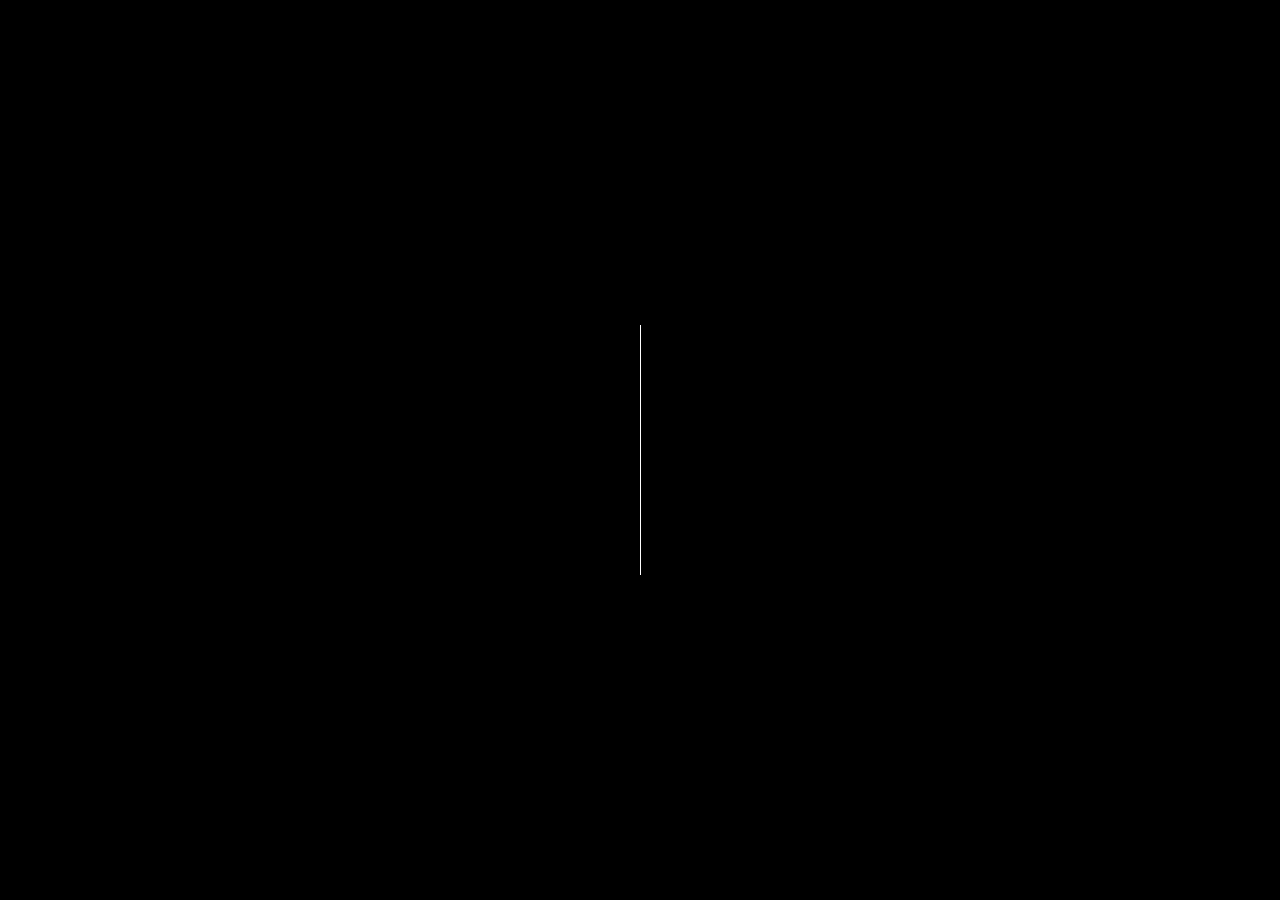
<file: index.html>
<!DOCTYPE html>
<html dir="ltr" lang="en-us">
<head>

<meta charset="utf-8">
<!-- 
	This website is powered by TYPO3 - inspiring people to share!
	TYPO3 is a free open source Content Management Framework initially created by Kasper Skaarhoj and licensed under GNU/GPL.
	TYPO3 is copyright 1998-2026 of Kasper Skaarhoj. Extensions are copyright of their respective owners.
	Information and contribution at https://typo3.org/
-->



<title>Bartek Tarchalski - Psychoterapeuta Gestalt</title>
<meta name="description" content="Od 2021 roku prowadzę procesy psychoterapeutyczne osób dorosłych. W Poradni Gniazdo pracuję z nastolatkami i młodymi dorosłymi. 4 rok Szkoły Terapii Gestalt w W-wie. " />
<meta name="twitter:card" content="summary" />


<link rel="stylesheet" type="text/css" href="typo3temp/assets/css/7015c8c4ac.css" media="all">
<link rel="stylesheet" type="text/css" href="typo3conf/ext/sitepackage/Resources/Public/css/plugins.css" media="all">
<link rel="stylesheet" type="text/css" href="typo3conf/ext/sitepackage/Resources/Public/css/style.css" media="all">



<script src="typo3temp/assets/js/301d3defed.js"></script>


<meta http-equiv="Content-Type" content="text/html; charset=utf-8" />
<link rel="stylesheet" type="text/css" href="fonts/fonts.css" media="all">
<link rel="canonical" href="index.html"/>
</head>
<body>
<!-- PRELOADER -->
<div id="preloader">
    <div class="loader_line"></div>
</div>
<!-- /PRELOADER -->

<!-- WRAPPER ALL -->
<div class="tokyo_tm_all_wrap" data-magic-cursor="show" data-enter="fadeInLeft" data-exit="fadeOutRight">

    <!-- MOBILE MENU -->
    <div class="tokyo_tm_topbar">
        <div class="topbar_inner">
            <div class="logo" data-type="text"> <!-- You can use image or text as logo. data-type values are: "image" and "text" -->
                <a href="index.html">
                    
                        
                            <h3>Psychoterapia</h3>
                        
                    
                </a>
            </div>
            <div class="trigger">
                <div class="hamburger hamburger--slider">
                    <div class="hamburger-box">
                        <div class="hamburger-inner"></div>
                    </div>
                </div>
            </div>
        </div>
    </div>
    <div class="tokyo_tm_mobile_menu">
        <div class="menu_list">
            <ul class="transition_link">
                
                    
                        
                        <li class="active">
                            <a href="#o-mnie" data-scroll-to="#o-mnie">O mnie</a>
                        </li>
                    
                        
                        <li class="">
                            <a href="#kontakt" data-scroll-to="#kontakt">Kontakt</a>
                        </li>
                        
                        <li class="">
                            <a href="#kontakt" data-book>Umów wizytę</a>
                        </li>
                    
                
            </ul>
        </div>
    </div>
    <!-- /MOBILE MENU -->

    

    
    <!-- LEFTPART -->
    <div class="leftpart">
        <div class="leftpart_inner">
            <div class="logo" data-type="text"> <!-- You can use image or text as logo. data-type values are: "image" and "text" -->
                <a href="index.html">
                    
                        
                            <h3>Psychoterapia</h3>
                        
                    
                </a>
            </div>
            <div class="menu">
                <ul class="transition_link">
                
                    
                        
                        <li class="active">
                            <a href="#o-mnie" data-scroll-to="#o-mnie">O mnie</a>
                        </li>
                    
                        
                        <li class="">
                            <a href="#kontakt" data-scroll-to="#kontakt">Kontakt</a>
                        </li>
                        
                        <li class="">
                            <a href="#kontakt" data-book>Umów wizytę</a>
                        </li>
                    
                
                </ul>
            </div>
        </div>
    </div>
    <!-- /LEFTPART -->

    <!-- RIGHTPART -->
    <div class="rightpart">
        <div class="rightpart_in">
            
                
                    
                    <div id="o-mnie" class="tokyo_tm_section animated ">
                        
                        <div class="container">
    <div class="tokyo_tm_home">
        <div class="home_content">
            <div class="avatar" data-type="wave"> <!-- data-type values are: "wave", "circle", "square"-->
                
                    <div class="image" data-img-url="fileadmin/user_upload/bartek_tarchalski.jpg"></div>
                
            </div>
            <div class="details">
                
                    <h3 class="name">Bartek Tarchalski</h3>
                

                
                    <div class="job">
                        <p>&nbsp;</p>
<p>&nbsp;</p>
<p>Towarzyszę osobom dorosłym w pracy z tym, co trudne w relacjach – z bliskimi, z samym sobą, ze światem. Pracuję z obniżonym nastrojem, poczuciem utraty sensu, z pytaniami o to, kim jestem i dokąd idę. Wspiera także tych, którzy chcą lepiej rozumieć swoje ciało i emocje, nauczyć się ich słuchać.</p>
<p>Prowadzę terapię indywidualną oraz pracę z parami. Organizuję także grupowe treningi uważności MBLC – ośmiotygodniowe spotkania, które uczą obecności, radzenia sobie ze stresem i życzliwości wobec siebie.</p>
<p>Jestem psychoterapeutą Gestalt z certyfikatem EAGT. W terapii ważna jest dla mnie obecność – tu i teraz, w tym co się dzieje między nami. Zwracam uwagę na ciało: na napięcia, oddech, gesty. Na to, jak emocje się w nim zapisują i jak można z nimi pracować nie tylko słowem, ale też doświadczeniem.</p>
<p>Od ponad dwudziestu lat praktykuję jogę i medytację. Jestem certyfikowanym nauczycielem jogi według metody B.K.S. Iyengara oraz instruktorem uważności MBLC. Ta praktyka nauczyła mnie, że ciało, umysł i emocje to nie oddzielne części – to jedno doświadczenie.</p>
<p>W pracy z traumą korzystam z metody Brainspotting, która pozwala dotrzeć do tego, co ciężkie i zamrożone w ciele, tam gdzie sama rozmowa nie sięga. Ukończyłem szkolenia w zakresie traumy międzypokoleniowej – tej, która przekazuje się przez pokolenia, choć nie doświadczyliśmy jej bezpośrednio.</p>
<p>Swoją drogę do psychoterapii zacząłem od własnego procesu terapeutycznego – od poszukiwań i prób zrozumienia siebie. To doświadczenie zmiany zainspirowało mnie do tego, czym zajmuję się dziś.</p>
<p>Ukończyłem czteroletnia Szkołę Psychoterapii Gestalt w Warszawie, akredytowaną przez European Association for Gestalt Therapy. Staż kliniczny odbyłem w szpitalu w Tworkach – w oddziale dziennym i ogólnopsychiatrycznym. Swoją pracę regularnie poddaję superwizji.</p>
<p>Jestem absolwentem warszawskiej Akademii Sztuk Pięknych. Poza pracą terapeutyczną maluję, rzeźbię, wytwarzam sprzęty. Sztuka, podobnie jak terapia, jest dla mnie przestrzenią, w której coś się szuka, wyraża i przekształca.</p>
<p>Pracuję stacjonarnie w Warszawie – przy ul. Solec 30A (Dobrostan Psychoterapia) oraz w Instytucie Masculinum przy ul. Kraski 11. Prowadzę także sesje online.</p>
<p>tel. +48 602 474 720<br> <a href="javascript:linkTo_UnCryptMailto(%27kygjrm8zyprciYnpyamulgyyqyl%2Cnj%27);">bartek@pracowniaasan.pl</a></p>
<p><a class="booking_button" href="#kontakt" data-book>Umów wizytę</a></p>
<p>&nbsp;</p>
<p>&nbsp;</p>
<p>&nbsp;</p>
<p>&nbsp;</p>
<p>&nbsp;</p>
                    </div>
                
                
            </div>
        </div>
    </div>
</div>


                    </div>
                
                    
                    <div id="kontakt" class="tokyo_tm_section animated hidden">
                        
                        <div class="tokyo_tm_textbox w100">
    <div class="container">
        
            <h3 class="headline">Zapraszam do kontaktu</h3>
        
        
            <p>Numer telefonu: +48 602 47 47 20</p>
<div id="umow-wizyte" class="booking">
    <div id="booking-widget" data-profile="https://www.znanylekarz.pl/profil/bartlomiej-tarchalski">
        <p class="booking_info">Kalendarz wizyt dostarcza serwis ZnanyLekarz (Docplanner), który korzysta z plików cookies. Aby go wyświetlić, potrzebna jest Twoja zgoda.</p>
        <p>
            <button type="button" class="booking_button" data-cookie-accept>Zezwalam i pokaż kalendarz</button>
            <a class="booking_link" href="https://www.znanylekarz.pl/profil/bartlomiej-tarchalski" rel="nofollow noopener" target="_blank">Profil na ZnanyLekarz</a>
        </p>
    </div>
    <p class="cookie_settings_wrap"><a href="#" data-cookie-settings>Ustawienia cookies</a> · <a href="polityka-prywatnosci.html">Polityka prywatności i cookies</a></p>
</div>
<p>&nbsp;</p>
<p>&nbsp;</p>
        
    </div>
</div>
                    </div>
                
            
        </div>
    </div>
    <!-- /RIGHTPART -->

    <!-- CURSOR -->
    <div class="mouse-cursor cursor-outer"></div>
    <div class="mouse-cursor cursor-inner"></div>
    <!-- /CURSOR -->



</div>

<script src="typo3conf/ext/sitepackage/Resources/Public/js/jquery.js"></script>
<script src="typo3conf/ext/sitepackage/Resources/Public/js/plugins.js"></script>
<script src="typo3conf/ext/sitepackage/Resources/Public/js/modernizr.custom.js"></script>
<script src="typo3conf/ext/sitepackage/Resources/Public/js/init.js"></script>
<script src="typo3conf/ext/sitepackage/Resources/Public/js/cookies.js"></script>
<script src="typo3conf/ext/powermail/Resources/Public/JavaScript/Libraries/parsley.min.js"></script>
<script src="typo3conf/ext/powermail/Resources/Public/JavaScript/Powermail/Form.min.js"></script>


<div id="cookie-banner" class="cookie_banner" role="dialog" aria-live="polite" aria-label="Zgoda na cookies" hidden>
    <p>Ta strona nie używa własnych cookies. Zewnętrzny kalendarz wizyt korzysta z plików cookies i ładuje się dopiero po Twojej zgodzie. Zgodę możesz w każdej chwili zmienić lub wycofać w „Ustawieniach cookies". <a href="polityka-prywatnosci.html">Polityka prywatności i cookies</a>.</p>
    <div class="cookie_buttons">
        <button type="button" data-cookie-accept>Akceptuję</button>
        <button type="button" data-cookie-reject class="secondary">Odrzucam</button>
    </div>
</div>
<button type="button" id="cookie-fab" class="cookie_fab" data-cookie-settings aria-label="Ustawienia cookies" title="Ustawienia cookies">
    <svg viewBox="0 0 32 32" aria-hidden="true" focusable="false"><path class="ck_body" d="M16 2.500a13.500 13.500 0 1 0 13.500 13.500 5.500 5.500 0 0 1-6.500-6.500 5.500 5.500 0 0 1-7-7Z"/><circle class="ck_chip" cx="11" cy="12" r="2.800"/><circle class="ck_chip" cx="17.500" cy="18.500" r="2.800"/><circle class="ck_chip" cx="10" cy="21.500" r="2.400"/></svg>
</button>
</body>
</html>
</file>
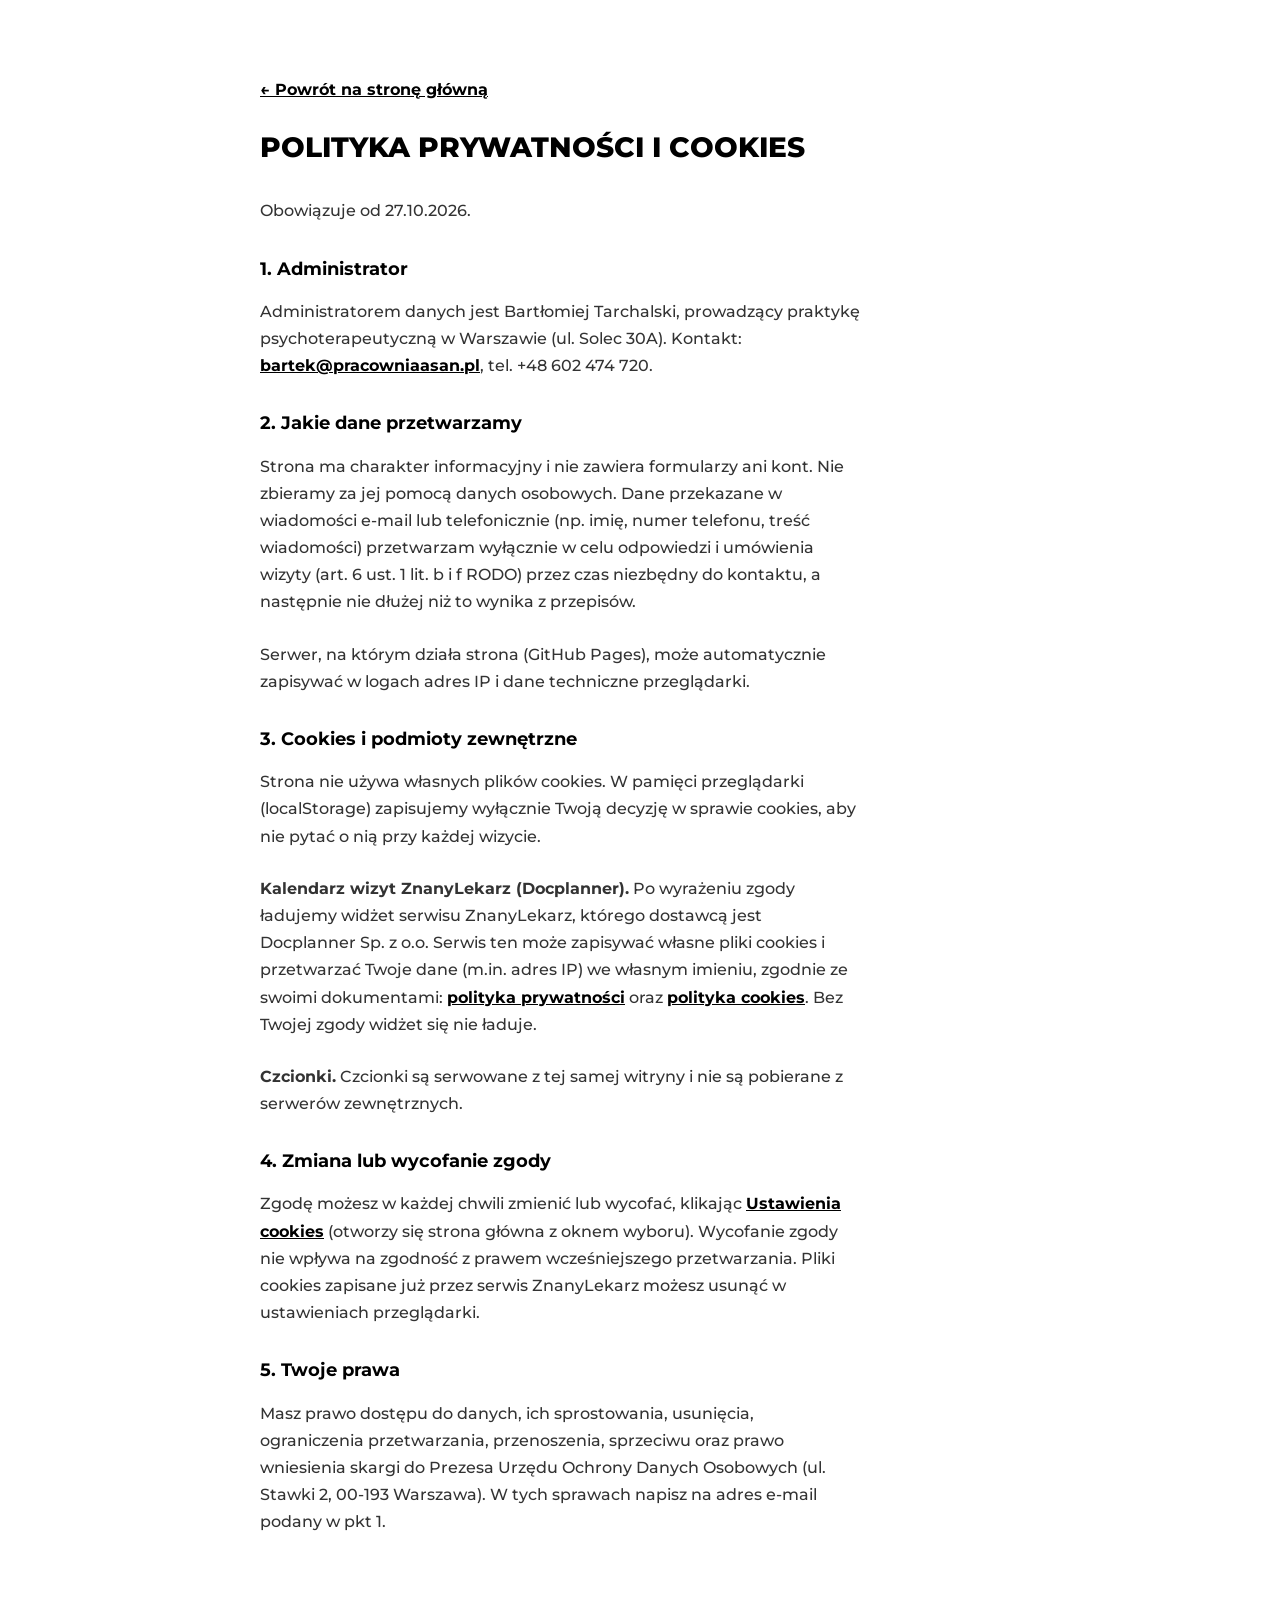
<file: polityka-prywatnosci.html>
<!DOCTYPE html>
<html dir="ltr" lang="pl">
<head>
<meta charset="utf-8">
<meta name="viewport" content="width=device-width, initial-scale=1">
<title>Polityka prywatności i cookies - Bartek Tarchalski</title>
<meta name="robots" content="noindex">
<link rel="stylesheet" type="text/css" href="typo3conf/ext/sitepackage/Resources/Public/css/style.css" media="all">
<link rel="stylesheet" type="text/css" href="fonts/fonts.css" media="all">
<style>
body{font-family:"Montserrat",sans-serif;background:#fff;color:#333;margin:0}
.policy{max-width:760px;margin:0 auto;padding:60px 20px 100px;line-height:1.7;font-size:16px}
.policy h1{font-size:28px;font-weight:800;text-transform:uppercase;margin:0 0 30px}
.policy h2{font-size:18px;font-weight:700;margin:32px 0 8px}
.policy a{color:#000;font-weight:700;text-decoration:underline}
html,body{overflow:auto;height:auto}
</style>
</head>
<body>
<main class="policy">
<p><a href="index.html">&larr; Powrót na stronę główną</a></p>
<h1>Polityka prywatności i cookies</h1>
<p>Obowiązuje od 27.10.2026.</p>

<h2>1. Administrator</h2>
<p>Administratorem danych jest Bartłomiej Tarchalski, prowadzący praktykę psychoterapeutyczną w Warszawie (ul. Solec 30A). Kontakt: <a href="mailto:bartek@pracowniaasan.pl">bartek@pracowniaasan.pl</a>, tel. +48 602 474 720.</p>

<h2>2. Jakie dane przetwarzamy</h2>
<p>Strona ma charakter informacyjny i nie zawiera formularzy ani kont. Nie zbieramy za jej pomocą danych osobowych. Dane przekazane w wiadomości e-mail lub telefonicznie (np. imię, numer telefonu, treść wiadomości) przetwarzam wyłącznie w celu odpowiedzi i umówienia wizyty (art. 6 ust. 1 lit. b i f RODO) przez czas niezbędny do kontaktu, a następnie nie dłużej niż to wynika z przepisów.</p>
<p>Serwer, na którym działa strona (GitHub Pages), może automatycznie zapisywać w logach adres IP i dane techniczne przeglądarki.</p>

<h2>3. Cookies i podmioty zewnętrzne</h2>
<p>Strona nie używa własnych plików cookies. W pamięci przeglądarki (localStorage) zapisujemy wyłącznie Twoją decyzję w sprawie cookies, aby nie pytać o nią przy każdej wizycie.</p>
<p><strong>Kalendarz wizyt ZnanyLekarz (Docplanner).</strong> Po wyrażeniu zgody ładujemy widżet serwisu ZnanyLekarz, którego dostawcą jest Docplanner Sp. z o.o. Serwis ten może zapisywać własne pliki cookies i przetwarzać Twoje dane (m.in. adres IP) we własnym imieniu, zgodnie ze swoimi dokumentami: <a href="https://www.znanylekarz.pl/polityka-prywatnosci-pacjentow" rel="nofollow noopener" target="_blank">polityka prywatności</a> oraz <a href="https://www.znanylekarz.pl/polityka-cookies" rel="nofollow noopener" target="_blank">polityka cookies</a>. Bez Twojej zgody widżet się nie ładuje.</p>
<p><strong>Czcionki.</strong> Czcionki są serwowane z tej samej witryny i nie są pobierane z serwerów zewnętrznych.</p>

<h2>4. Zmiana lub wycofanie zgody</h2>
<p>Zgodę możesz w każdej chwili zmienić lub wycofać, klikając <a href="index.html#cookie-settings">Ustawienia cookies</a> (otworzy się strona główna z oknem wyboru). Wycofanie zgody nie wpływa na zgodność z prawem wcześniejszego przetwarzania. Pliki cookies zapisane już przez serwis ZnanyLekarz możesz usunąć w ustawieniach przeglądarki.</p>

<h2>5. Twoje prawa</h2>
<p>Masz prawo dostępu do danych, ich sprostowania, usunięcia, ograniczenia przetwarzania, przenoszenia, sprzeciwu oraz prawo wniesienia skargi do Prezesa Urzędu Ochrony Danych Osobowych (ul. Stawki 2, 00-193 Warszawa). W tych sprawach napisz na adres e-mail podany w pkt 1.</p>
</main>
</body>
</html>
</file>
<file: typo3temp/assets/css/7015c8c4ac.css>
/* default styles for extension "tx_frontend" */
    .ce-align-left { text-align: left; }
    .ce-align-center { text-align: center; }
    .ce-align-right { text-align: right; }

    .ce-table td, .ce-table th { vertical-align: top; }

    .ce-textpic, .ce-image, .ce-nowrap .ce-bodytext, .ce-gallery, .ce-row, .ce-uploads li, .ce-uploads div { overflow: hidden; }

    .ce-left .ce-gallery, .ce-column { float: left; }
    .ce-center .ce-outer { position: relative; float: right; right: 50%; }
    .ce-center .ce-inner { position: relative; float: right; right: -50%; }
    .ce-right .ce-gallery { float: right; }

    .ce-gallery figure { display: table; margin: 0; }
    .ce-gallery figcaption { display: table-caption; caption-side: bottom; }
    .ce-gallery img { display: block; }
    .ce-gallery iframe { border-width: 0; }
    .ce-border img,
    .ce-border iframe {
        border: 2px solid #000000;
        padding: 0px;
    }

    .ce-intext.ce-right .ce-gallery, .ce-intext.ce-left .ce-gallery, .ce-above .ce-gallery {
        margin-bottom: 10px;
    }
    .ce-image .ce-gallery { margin-bottom: 0; }
    .ce-intext.ce-right .ce-gallery { margin-left: 10px; }
    .ce-intext.ce-left .ce-gallery { margin-right: 10px; }
    .ce-below .ce-gallery { margin-top: 10px; }

    .ce-column { margin-right: 10px; }
    .ce-column:last-child { margin-right: 0; }

    .ce-row { margin-bottom: 10px; }
    .ce-row:last-child { margin-bottom: 0; }

    .ce-above .ce-bodytext { clear: both; }

    .ce-intext.ce-left ol, .ce-intext.ce-left ul { padding-left: 40px; overflow: auto; }

    /* Headline */
    .ce-headline-left { text-align: left; }
    .ce-headline-center { text-align: center; }
    .ce-headline-right { text-align: right; }

    /* Uploads */
    .ce-uploads { margin: 0; padding: 0; }
    .ce-uploads li { list-style: none outside none; margin: 1em 0; }
    .ce-uploads img { float: left; padding-right: 1em; vertical-align: top; }
    .ce-uploads span { display: block; }

    /* Table */
    .ce-table { width: 100%; max-width: 100%; }
    .ce-table th, .ce-table td { padding: 0.5em 0.75em; vertical-align: top; }
    .ce-table thead th { border-bottom: 2px solid #dadada; }
    .ce-table th, .ce-table td { border-top: 1px solid #dadada; }
    .ce-table-striped tbody tr:nth-of-type(odd) { background-color: rgba(0,0,0,.05); }
    .ce-table-bordered th, .ce-table-bordered td { border: 1px solid #dadada; }

    /* Space */
    .frame-space-before-extra-small { margin-top: 1em; }
    .frame-space-before-small { margin-top: 2em; }
    .frame-space-before-medium { margin-top: 3em; }
    .frame-space-before-large { margin-top: 4em; }
    .frame-space-before-extra-large { margin-top: 5em; }
    .frame-space-after-extra-small { margin-bottom: 1em; }
    .frame-space-after-small { margin-bottom: 2em; }
    .frame-space-after-medium { margin-bottom: 3em; }
    .frame-space-after-large { margin-bottom: 4em; }
    .frame-space-after-extra-large { margin-bottom: 5em; }

    /* Frame */
    .frame-ruler-before:before { content: ''; display: block; border-top: 1px solid rgba(0,0,0,0.25); margin-bottom: 2em; }
    .frame-ruler-after:after { content: ''; display: block; border-bottom: 1px solid rgba(0,0,0,0.25); margin-top: 2em; }
    .frame-indent { margin-left: 15%; margin-right: 15%; }
    .frame-indent-left { margin-left: 33%; }
    .frame-indent-right { margin-right: 33%; }
</file>
<file: typo3conf/ext/sitepackage/Resources/Public/css/plugins.css>
/*
This file is made by Marketify (2022)

01) BASE
02) FORM ELEMENTS
03) FONTELLO
04) SKELETON OR GRID
05) ANIMATION


*/

/*------------------------------------------------------------------*/ 
/*	BASE
/*------------------------------------------------------------------*/

html,body,div,span,applet,object,iframe,h1,h2,h3,h4,h5,h6,p,blockquote,pre,a,abbr,acronym,address,big,cite,code,del,dfn,em,font,ins,kbd,q,s,samp,small,strike,strong,sub,sup,tt,var,b,u,i,center,dl,dt,dd,ol,ul,li,fieldset,form,label,legend,table,caption,tbody,tfoot,thead,tr,th,td
	{
	background: transparent;
	border: 0;
	margin: 0;
	padding: 0;
	vertical-align: baseline;
	outline: none;
}

article, aside, details, figcaption, figure, footer, header, hgroup, nav, section {
    display: block;
}

blockquote {
	quotes: none;
}

blockquote:before,blockquote:after {
	content: '';
	content: none;
}
ul, ol{
	margin:0px;	
}
ul li, ol li{
	margin:0px;
}
img{
	vertical-align:middle;
	max-width:100%;
}
iframe{
	max-width:100%;
}
del {
	text-decoration: line-through;
}
a, i{
	border:none;
}
a:hover{text-decoration:none;}

/*------------------------------------------------------------------*/ 
/*	FORM ELEMENTS
/*------------------------------------------------------------------*/

textarea{
	border-radius:0;
	font-size:15px;
	resize:vertical;
	font-family:"Montserrat";
	letter-spacing: 0px !important;
	
	-webkit-box-sizing: border-box; /* Safari/Chrome, other WebKit */
	-moz-box-sizing: border-box;    /* Firefox, other Gecko */
	-ms-box-sizing: border-box;     /* IE 10 + */
	box-sizing: border-box;         /* Opera/IE 8+ */
	
	line-height:1.4;
	padding:10px!important;
	width:100%;
	border:1px solid #eee;
	
	-webkit-transition: all .3s ease;
	   -moz-transition: all .3s ease;
	    -ms-transition: all .3s ease;
	     -o-transition: all .3s ease;
	        transition: all .3s ease;
}
input[type="text"],
input[type="password"],
input[type="datetime"],
input[type="datetime-local"],
input[type="date"],
input[type="month"],
input[type="time"],
input[type="week"],
input[type="number"],
input[type="email"],
input[type="url"],
input[type="search"],
input[type="tel"],
input[type="color"],
.uneditable-input {
	border-radius:0;
	font-size:15px;
	min-width:auto;
	letter-spacing:0px !important;
	
	-webkit-box-sizing: border-box; /* Safari/Chrome, other WebKit */
	-moz-box-sizing: border-box;    /* Firefox, other Gecko */
	-ms-box-sizing: border-box;     /* IE 10 + */
	box-sizing: border-box;         /* Opera/IE 8+ */
	
	font-family:"Montserrat";
	
	line-height:1.6;
	padding:10px!important;
	height:44px;
	vertical-align:middle;
	border:1px solid #eee;
	
	-webkit-transition: all .3s ease;
	   -moz-transition: all .3s ease;
	    -ms-transition: all .3s ease;
	     -o-transition: all .3s ease;
	        transition: all .3s ease;
}

textarea:focus,
input[type="text"]:focus,
input[type="password"]:focus,
input[type="datetime"]:focus,
input[type="datetime-local"]:focus,
input[type="date"]:focus,
input[type="month"]:focus,
input[type="time"]:focus,
input[type="week"]:focus,
input[type="number"]:focus,
input[type="email"]:focus,
input[type="url"]:focus,
input[type="search"]:focus,
input[type="tel"]:focus,
input[type="color"]:focus,
.uneditable-input:focus {
	border-color:#ccc;
	background:#eee;
}

input[type="submit"]{
	padding: 13px 15px;
	height: 40px;
	line-height: 1;
	text-transform: uppercase;
	font-size: 15px;
	font-weight: 600;
	text-decoration: none;
	letter-spacing: 0px;
	border:none;
	cursor:pointer;
	color: #FFF;
	background:#777;
	
	-webkit-transition: all .3s ease;
	   -moz-transition: all .3s ease;
	    -ms-transition: all .3s ease;
	     -o-transition: all .3s ease;
	        transition: all .3s ease;
}
input[type="submit"]:hover{
	background:#444;
}
select{
	padding:8px;
	border:2px solid #eee;
}
input[type="button"]{
	cursor:pointer;
	-webkit-transition: all .3s ease;
	   -moz-transition: all .3s ease;
	    -ms-transition: all .3s ease;
	     -o-transition: all .3s ease;
	        transition: all .3s ease;
}

/*------------------------------------------------------------------*/ 
/*	03) FONTELLO
/*------------------------------------------------------------------*/


@font-face {
  font-family: 'fontello';
  src: url('font/fontello.eot?26650032');
  src: url('font/fontello.eot?26650032') format('embedded-opentype'),
       url('font/fontello.woff2?26650032') format('woff2'),
       url('font/fontello.woff?26650032') format('woff'),
       url('font/fontello.ttf?26650032') format('truetype'),
       url('font/fontello.svg?26650032') format('svg');
  font-weight: normal;
  font-style: normal;
}
/* Chrome hack: SVG is rendered more smooth in Windozze. 100% magic, uncomment if you need it. */
/* Note, that will break hinting! In other OS-es font will be not as sharp as it could be */
/*
@media screen and (-webkit-min-device-pixel-ratio:0) {
  @font-face {
    font-family: 'fontello';
    src: url('/typo3conf/ext/sitepackage/Resources/Public/css/font/fontello.svg?26650032#fontello') format('svg');
  }
}
*/
[class^="icon-"]:before, [class*=" icon-"]:before {
  font-family: "fontello";
  font-style: normal;
  font-weight: normal;
  speak: never;

  display: inline-block;
  text-decoration: inherit;
  width: 1em;
  margin-right: .2em;
  text-align: center;
  /* opacity: .8; */

  /* For safety - reset parent styles, that can break glyph codes*/
  font-variant: normal;
  text-transform: none;

  /* fix buttons height, for twitter bootstrap */
  line-height: 1em;

  /* Animation center compensation - margins should be symmetric */
  /* remove if not needed */
  margin-left: .2em;

  /* you can be more comfortable with increased icons size */
  /* font-size: 120%; */

  /* Font smoothing. That was taken from TWBS */
  -webkit-font-smoothing: antialiased;
  -moz-osx-font-smoothing: grayscale;

  /* Uncomment for 3D effect */
  /* text-shadow: 1px 1px 1px rgba(127, 127, 127, 0.3); */
}

.icon-wrench-1:before { content: '\e013'; } /* '' */
.icon-basket-circled:before { content: '\e014'; } /* '' */
.icon-folder:before { content: '\e015'; } /* '' */
.icon-doc-new-circled:before { content: '\e016'; } /* '' */
.icon-cogs:before { content: '\e020'; } /* '' */
.icon-wrench:before { content: '\e021'; } /* '' */
.icon-rss:before { content: '\e028'; } /* '' */
.icon-folder-open:before { content: '\e029'; } /* '' */
.icon-wrench-outline:before { content: '\e02f'; } /* '' */
.icon-calendar:before { content: '\e054'; } /* '' */
.icon-doc:before { content: '\e06c'; } /* '' */
.icon-trash-circled:before { content: '\e06d'; } /* '' */
.icon-doc-new:before { content: '\e07d'; } /* '' */
.icon-doc-circled:before { content: '\e07e'; } /* '' */
.icon-basket-2:before { content: '\e091'; } /* '' */
.icon-folder-circled:before { content: '\e09d'; } /* '' */
.icon-basket:before { content: '\e0c3'; } /* '' */
.icon-wrench-circled:before { content: '\e0c4'; } /* '' */
.icon-cog:before { content: '\e0e6'; } /* '' */
.icon-phone-circled:before { content: '\e0f3'; } /* '' */
.icon-phone:before { content: '\e0f4'; } /* '' */
.icon-cog-circled:before { content: '\e101'; } /* '' */
.icon-folder-close:before { content: '\e102'; } /* '' */
.icon-right-small:before { content: '\e800'; } /* '' */
.icon-down-dir:before { content: '\e801'; } /* '' */
.icon-up-dir:before { content: '\e802'; } /* '' */
.icon-left-dir:before { content: '\e803'; } /* '' */
.icon-right-dir:before { content: '\e804'; } /* '' */
.icon-down-open:before { content: '\e805'; } /* '' */
.icon-left-open:before { content: '\e806'; } /* '' */
.icon-right-open:before { content: '\e807'; } /* '' */
.icon-up-open:before { content: '\e808'; } /* '' */
.icon-down-big:before { content: '\e809'; } /* '' */
.icon-left-big:before { content: '\e80a'; } /* '' */
.icon-right-big:before { content: '\e80b'; } /* '' */
.icon-up-big:before { content: '\e80c'; } /* '' */
.icon-arrows-cw:before { content: '\e80d'; } /* '' */
.icon-ccw:before { content: '\e80e'; } /* '' */
.icon-print-1:before { content: '\e80f'; } /* '' */
.icon-twitter-5:before { content: '\e80f'; } /* '' */
.icon-attach-1:before { content: '\e810'; } /* '' */
.icon-twitter-rect:before { content: '\e810'; } /* '' */
.icon-videocam-2:before { content: '\e811'; } /* '' */
.icon-ok-outline:before { content: '\e811'; } /* '' */
.icon-picture-outline:before { content: '\e812'; } /* '' */
.icon-th-large-1:before { content: '\e812'; } /* '' */
.icon-camera-outline:before { content: '\e813'; } /* '' */
.icon-th-outline:before { content: '\e813'; } /* '' */
.icon-export-1:before { content: '\e814'; } /* '' */
.icon-lock-filled:before { content: '\e814'; } /* '' */
.icon-code-2:before { content: '\e815'; } /* '' */
.icon-menu-outline:before { content: '\e815'; } /* '' */
.icon-folder-1:before { content: '\e816'; } /* '' */
.icon-looped-square-interest:before { content: '\e816'; } /* '' */
.icon-arrows-cw-2:before { content: '\e817'; } /* '' */
.icon-rss-2:before { content: '\e817'; } /* '' */
.icon-loop-2:before { content: '\e818'; } /* '' */
.icon-link-outline:before { content: '\e818'; } /* '' */
.icon-resize-normal-outline:before { content: '\e819'; } /* '' */
.icon-star-circled:before { content: '\e819'; } /* '' */
.icon-folder-add:before { content: '\e81a'; } /* '' */
.icon-braille:before { content: '\e81a'; } /* '' */
.icon-user-delete:before { content: '\e81b'; } /* '' */
.icon-compass:before { content: '\e81b'; } /* '' */
.icon-lock-1:before { content: '\e81c'; } /* '' */
.icon-user-add-outline:before { content: '\e81c'; } /* '' */
.icon-bookmark:before { content: '\e81d'; } /* '' */
.icon-forward-outline:before { content: '\e81d'; } /* '' */
.icon-flag:before { content: '\e81e'; } /* '' */
.icon-minus-outline:before { content: '\e81e'; } /* '' */
.icon-floppy:before { content: '\e81f'; } /* '' */
.icon-clock-1:before { content: '\e81f'; } /* '' */
.icon-megaphone:before { content: '\e820'; } /* '' */
.icon-volume-low:before { content: '\e820'; } /* '' */
.icon-key:before { content: '\e821'; } /* '' */
.icon-brush-1:before { content: '\e821'; } /* '' */
.icon-globe-alt:before { content: '\e822'; } /* '' */
.icon-compass-circled:before { content: '\e822'; } /* '' */
.icon-fast-fw-1:before { content: '\e823'; } /* '' */
.icon-star-empty:before { content: '\e823'; } /* '' */
.icon-rewind-outline:before { content: '\e824'; } /* '' */
.icon-user:before { content: '\e824'; } /* '' */
.icon-flash-1:before { content: '\e825'; } /* '' */
.icon-group:before { content: '\e825'; } /* '' */
.icon-moon-1:before { content: '\e826'; } /* '' */
.icon-trash:before { content: '\e826'; } /* '' */
.icon-gift:before { content: '\e827'; } /* '' */
.icon-cloud-1:before { content: '\e827'; } /* '' */
.icon-adjust:before { content: '\e827'; } /* '' */
.icon-cancel-circled2:before { content: '\e828'; } /* '' */
.icon-flash-outline:before { content: '\e828'; } /* '' */
.icon-volume-up:before { content: '\e828'; } /* '' */
.icon-comment-1:before { content: '\e829'; } /* '' */
.icon-zoom-out-2:before { content: '\e829'; } /* '' */
.icon-zoom-out:before { content: '\e829'; } /* '' */
.icon-chat-1:before { content: '\e82a'; } /* '' */
.icon-popup-4:before { content: '\e82a'; } /* '' */
.icon-down-circled:before { content: '\e82a'; } /* '' */
.icon-bell-1:before { content: '\e82b'; } /* '' */
.icon-lock-open-filled:before { content: '\e82b'; } /* '' */
.icon-left-circled:before { content: '\e82b'; } /* '' */
.icon-stumbleupon-circled:before { content: '\e82c'; } /* '' */
.icon-pin-outline:before { content: '\e82c'; } /* '' */
.icon-record-1:before { content: '\e82c'; } /* '' */
.icon-lastfm-1:before { content: '\e82d'; } /* '' */
.icon-chat-1:before { content: '\e82d'; } /* '' */
.icon-eject-outline:before { content: '\e82d'; } /* '' */
.icon-lastfm-circled:before { content: '\e82e'; } /* '' */
.icon-chat-alt:before { content: '\e82e'; } /* '' */
.icon-cloud-sun:before { content: '\e82e'; } /* '' */
.icon-plus-1:before { content: '\e82f'; } /* '' */
.icon-menu-2:before { content: '\e82f'; } /* '' */
.icon-clock:before { content: '\e82f'; } /* '' */
.icon-plus-circled:before { content: '\e830'; } /* '' */
.icon-edit-2:before { content: '\e830'; } /* '' */
.icon-clock-circled:before { content: '\e830'; } /* '' */
.icon-hammer:before { content: '\e831'; } /* '' */
.icon-down-1:before { content: '\e831'; } /* '' */
.icon-megaphone:before { content: '\e831'; } /* '' */
.icon-home-1:before { content: '\e832'; } /* '' */
.icon-left-1:before { content: '\e832'; } /* '' */
.icon-up-circled:before { content: '\e832'; } /* '' */
.icon-cog-1:before { content: '\e833'; } /* '' */
.icon-right-1:before { content: '\e833'; } /* '' */
.icon-shuffle:before { content: '\e833'; } /* '' */
.icon-cog-alt:before { content: '\e834'; } /* '' */
.icon-up-1:before { content: '\e834'; } /* '' */
.icon-play:before { content: '\e834'; } /* '' */
.icon-basket:before { content: '\e835'; } /* '' */
.icon-down-bold:before { content: '\e835'; } /* '' */
.icon-play-circled2:before { content: '\e835'; } /* '' */
.icon-flickr-1:before { content: '\e836'; } /* '' */
.icon-left-bold:before { content: '\e836'; } /* '' */
.icon-help:before { content: '\e836'; } /* '' */
.icon-github-circled-1:before { content: '\e837'; } /* '' */
.icon-right-bold:before { content: '\e837'; } /* '' */
.icon-help-circled:before { content: '\e837'; } /* '' */
.icon-lastfm-circled-1:before { content: '\e838'; } /* '' */
.icon-up-bold:before { content: '\e838'; } /* '' */
.icon-info-circled:before { content: '\e838'; } /* '' */
.icon-info-circled-1:before { content: '\e839'; } /* '' */
.icon-down-fat:before { content: '\e839'; } /* '' */
.icon-up-hand:before { content: '\e839'; } /* '' */
.icon-minus-circled:before { content: '\e83a'; } /* '' */
.icon-right-fat:before { content: '\e83a'; } /* '' */
.icon-cw:before { content: '\e83a'; } /* '' */
.icon-rdio-circled:before { content: '\e83b'; } /* '' */
.icon-list-alt:before { content: '\e83b'; } /* '' */
.icon-up-fat:before { content: '\e83b'; } /* '' */
.icon-folder-1:before { content: '\e83c'; } /* '' */
.icon-aboveground-rail:before { content: '\e83c'; } /* '' */
.icon-pause-circled:before { content: '\e83c'; } /* '' */
.icon-minus:before { content: '\e83d'; } /* '' */
.icon-airfield:before { content: '\e83d'; } /* '' */
.icon-thumbs-up:before { content: '\e83e'; } /* '' */
.icon-airport:before { content: '\e83e'; } /* '' */
.icon-thumbs-down:before { content: '\e83f'; } /* '' */
.icon-art-gallery:before { content: '\e83f'; } /* '' */
.icon-download-1:before { content: '\e840'; } /* '' */
.icon-bar:before { content: '\e840'; } /* '' */
.icon-upload-1:before { content: '\e841'; } /* '' */
.icon-baseball:before { content: '\e841'; } /* '' */
.icon-forward:before { content: '\e842'; } /* '' */
.icon-basketball:before { content: '\e842'; } /* '' */
.icon-pencil-1:before { content: '\e843'; } /* '' */
.icon-beer:before { content: '\e843'; } /* '' */
.icon-edit:before { content: '\e844'; } /* '' */
.icon-belowground-rail:before { content: '\e844'; } /* '' */
.icon-eject:before { content: '\e845'; } /* '' */
.icon-bicycle:before { content: '\e845'; } /* '' */
.icon-flight:before { content: '\e846'; } /* '' */
.icon-bus:before { content: '\e846'; } /* '' */
.icon-th:before { content: '\e847'; } /* '' */
.icon-cafe:before { content: '\e847'; } /* '' */
.icon-th-list-1:before { content: '\e848'; } /* '' */
.icon-campsite:before { content: '\e848'; } /* '' */
.icon-ok-1:before { content: '\e849'; } /* '' */
.icon-cemetery:before { content: '\e849'; } /* '' */
.icon-ok-circled-1:before { content: '\e84a'; } /* '' */
.icon-cinema:before { content: '\e84a'; } /* '' */
.icon-ok-circled2:before { content: '\e84b'; } /* '' */
.icon-college:before { content: '\e84b'; } /* '' */
.icon-tags:before { content: '\e84c'; } /* '' */
.icon-commerical-building:before { content: '\e84c'; } /* '' */
.icon-tag:before { content: '\e84d'; } /* '' */
.icon-credit-card:before { content: '\e84d'; } /* '' */
.icon-eye-off:before { content: '\e84e'; } /* '' */
.icon-cricket:before { content: '\e84e'; } /* '' */
.icon-eye-1:before { content: '\e84f'; } /* '' */
.icon-embassy:before { content: '\e84f'; } /* '' */
.icon-lock-open-1:before { content: '\e850'; } /* '' */
.icon-fast-food:before { content: '\e850'; } /* '' */
.icon-ferry:before { content: '\e851'; } /* '' */
.icon-quote-circled:before { content: '\e851'; } /* '' */
.icon-fire-station:before { content: '\e852'; } /* '' */
.icon-export:before { content: '\e852'; } /* '' */
.icon-football:before { content: '\e853'; } /* '' */
.icon-pencil:before { content: '\e853'; } /* '' */
.icon-fuel:before { content: '\e854'; } /* '' */
.icon-pencil-circled:before { content: '\e854'; } /* '' */
.icon-garden:before { content: '\e855'; } /* '' */
.icon-edit:before { content: '\e855'; } /* '' */
.icon-giraffe:before { content: '\e856'; } /* '' */
.icon-edit-circled:before { content: '\e856'; } /* '' */
.icon-golf:before { content: '\e857'; } /* '' */
.icon-edit-alt:before { content: '\e857'; } /* '' */
.icon-grocery-store:before { content: '\e858'; } /* '' */
.icon-print:before { content: '\e858'; } /* '' */
.icon-harbor:before { content: '\e859'; } /* '' */
.icon-retweet:before { content: '\e859'; } /* '' */
.icon-heliport:before { content: '\e85a'; } /* '' */
.icon-comment:before { content: '\e85a'; } /* '' */
.icon-hospital:before { content: '\e85b'; } /* '' */
.icon-comment-alt:before { content: '\e85b'; } /* '' */
.icon-up-circled2:before { content: '\e85c'; } /* '' */
.icon-industrial-building:before { content: '\e85c'; } /* '' */
.icon-signal:before { content: '\e85c'; } /* '' */
.icon-down-circled2:before { content: '\e85d'; } /* '' */
.icon-library:before { content: '\e85d'; } /* '' */
.icon-desktop:before { content: '\e85d'; } /* '' */
.icon-left-hand:before { content: '\e85e'; } /* '' */
.icon-lodging:before { content: '\e85e'; } /* '' */
.icon-laptop:before { content: '\e85e'; } /* '' */
.icon-skype-outline:before { content: '\e85f'; } /* '' */
.icon-london-underground:before { content: '\e85f'; } /* '' */
.icon-error:before { content: '\e85f'; } /* '' */
.icon-tumbler-circled:before { content: '\e860'; } /* '' */
.icon-minefield:before { content: '\e860'; } /* '' */
.icon-error-alt:before { content: '\e860'; } /* '' */
.icon-tumbler:before { content: '\e861'; } /* '' */
.icon-monument:before { content: '\e861'; } /* '' */
.icon-location:before { content: '\e861'; } /* '' */
.icon-dribbble-circled-1:before { content: '\e862'; } /* '' */
.icon-right-open-outline:before { content: '\e862'; } /* '' */
.icon-museum:before { content: '\e862'; } /* '' */
.icon-volume-off:before { content: '\e863'; } /* '' */
.icon-pharmacy:before { content: '\e863'; } /* '' */
.icon-inbox-circled:before { content: '\e863'; } /* '' */
.icon-attention-circled:before { content: '\e864'; } /* '' */
.icon-pitch:before { content: '\e864'; } /* '' */
.icon-laptop-circled:before { content: '\e864'; } /* '' */
.icon-attention-1:before { content: '\e865'; } /* '' */
.icon-police:before { content: '\e865'; } /* '' */
.icon-network:before { content: '\e865'; } /* '' */
.icon-post:before { content: '\e866'; } /* '' */
.icon-attach:before { content: '\e866'; } /* '' */
.icon-prison:before { content: '\e867'; } /* '' */
.icon-attach-circled:before { content: '\e867'; } /* '' */
.icon-rail:before { content: '\e868'; } /* '' */
.icon-lock:before { content: '\e868'; } /* '' */
.icon-religious-christian:before { content: '\e869'; } /* '' */
.icon-lock-circled:before { content: '\e869'; } /* '' */
.icon-religious-islam:before { content: '\e86a'; } /* '' */
.icon-lock-open:before { content: '\e86a'; } /* '' */
.icon-religious-jewish:before { content: '\e86b'; } /* '' */
.icon-lock-open-alt:before { content: '\e86b'; } /* '' */
.icon-restaurant:before { content: '\e86c'; } /* '' */
.icon-eye:before { content: '\e86c'; } /* '' */
.icon-roadblock:before { content: '\e86d'; } /* '' */
.icon-eye-off:before { content: '\e86d'; } /* '' */
.icon-school:before { content: '\e86e'; } /* '' */
.icon-tag:before { content: '\e86e'; } /* '' */
.icon-shop:before { content: '\e86f'; } /* '' */
.icon-tags:before { content: '\e86f'; } /* '' */
.icon-skiing:before { content: '\e870'; } /* '' */
.icon-bookmark:before { content: '\e870'; } /* '' */
.icon-soccer:before { content: '\e871'; } /* '' */
.icon-bookmark-empty:before { content: '\e871'; } /* '' */
.icon-swimming:before { content: '\e872'; } /* '' */
.icon-flag:before { content: '\e872'; } /* '' */
.icon-tennis:before { content: '\e873'; } /* '' */
.icon-flag-circled:before { content: '\e873'; } /* '' */
.icon-theatre:before { content: '\e874'; } /* '' */
.icon-thumbs-up:before { content: '\e874'; } /* '' */
.icon-toilet:before { content: '\e875'; } /* '' */
.icon-thumbs-down:before { content: '\e875'; } /* '' */
.icon-town-hall:before { content: '\e876'; } /* '' */
.icon-download:before { content: '\e876'; } /* '' */
.icon-trash-2:before { content: '\e877'; } /* '' */
.icon-download-alt:before { content: '\e877'; } /* '' */
.icon-tree-1:before { content: '\e878'; } /* '' */
.icon-upload:before { content: '\e878'; } /* '' */
.icon-tree-2:before { content: '\e879'; } /* '' */
.icon-quote:before { content: '\e879'; } /* '' */
.icon-award:before { content: '\e87a'; } /* '' */
.icon-warehouse:before { content: '\e87a'; } /* '' */
.icon-align-justify:before { content: '\e87a'; } /* '' */
.icon-signal:before { content: '\e87b'; } /* '' */
.icon-duckduckgo:before { content: '\e87b'; } /* '' */
.icon-list:before { content: '\e87b'; } /* '' */
.icon-target:before { content: '\e87c'; } /* '' */
.icon-aim:before { content: '\e87c'; } /* '' */
.icon-indent-left:before { content: '\e87c'; } /* '' */
.icon-search-1:before { content: '\e87d'; } /* '' */
.icon-delicious:before { content: '\e87d'; } /* '' */
.icon-volume-off:before { content: '\e87d'; } /* '' */
.icon-music:before { content: '\e87e'; } /* '' */
.icon-paypal:before { content: '\e87e'; } /* '' */
.icon-volume-down:before { content: '\e87e'; } /* '' */
.icon-linkedin-circled-1:before { content: '\e87f'; } /* '' */
.icon-flattr:before { content: '\e87f'; } /* '' */
.icon-cancel-circled2:before { content: '\e87f'; } /* '' */
.icon-facebook-squared-1:before { content: '\e880'; } /* '' */
.icon-android:before { content: '\e880'; } /* '' */
.icon-qrcode:before { content: '\e880'; } /* '' */
.icon-cancel-1:before { content: '\e881'; } /* '' */
.icon-eventful:before { content: '\e881'; } /* '' */
.icon-headphones:before { content: '\e881'; } /* '' */
.icon-up-hand:before { content: '\e882'; } /* '' */
.icon-smashmag:before { content: '\e882'; } /* '' */
.icon-chart:before { content: '\e882'; } /* '' */
.icon-down-hand:before { content: '\e883'; } /* '' */
.icon-gplus:before { content: '\e883'; } /* '' */
.icon-chart-circled:before { content: '\e883'; } /* '' */
.icon-phone:before { content: '\e884'; } /* '' */
.icon-wikipedia:before { content: '\e884'; } /* '' */
.icon-cw-circled:before { content: '\e884'; } /* '' */
.icon-wrench:before { content: '\e885'; } /* '' */
.icon-lanyrd:before { content: '\e885'; } /* '' */
.icon-play-circled:before { content: '\e885'; } /* '' */
.icon-calendar-1:before { content: '\e886'; } /* '' */
.icon-calendar-1:before { content: '\e886'; } /* '' */
.icon-stop:before { content: '\e886'; } /* '' */
.icon-login-1:before { content: '\e887'; } /* '' */
.icon-stumbleupon:before { content: '\e887'; } /* '' */
.icon-stop-circled:before { content: '\e887'; } /* '' */
.icon-volume-down:before { content: '\e888'; } /* '' */
.icon-fivehundredpx:before { content: '\e888'; } /* '' */
.icon-record:before { content: '\e888'; } /* '' */
.icon-volume-up:before { content: '\e889'; } /* '' */
.icon-pinterest:before { content: '\e889'; } /* '' */
.icon-eject:before { content: '\e889'; } /* '' */
.icon-headphones:before { content: '\e88a'; } /* '' */
.icon-bitcoin:before { content: '\e88a'; } /* '' */
.icon-backward:before { content: '\e88a'; } /* '' */
.icon-clock-1:before { content: '\e88b'; } /* '' */
.icon-w3c:before { content: '\e88b'; } /* '' */
.icon-backward-circled:before { content: '\e88b'; } /* '' */
.icon-camera-alt:before { content: '\e88c'; } /* '' */
.icon-foursquare:before { content: '\e88c'; } /* '' */
.icon-move:before { content: '\e88c'; } /* '' */
.icon-th-large:before { content: '\e88d'; } /* '' */
.icon-html5:before { content: '\e88d'; } /* '' */
.icon-zoom-in:before { content: '\e88d'; } /* '' */
.icon-magnet:before { content: '\e88e'; } /* '' */
.icon-ie:before { content: '\e88e'; } /* '' */
.icon-check:before { content: '\e88e'; } /* '' */
.icon-chart-bar-1:before { content: '\e88f'; } /* '' */
.icon-call:before { content: '\e88f'; } /* '' */
.icon-check-empty:before { content: '\e88f'; } /* '' */
.icon-credit-card-1:before { content: '\e890'; } /* '' */
.icon-grooveshark:before { content: '\e890'; } /* '' */
.icon-asterisk:before { content: '\e890'; } /* '' */
.icon-vimeo-circled-1:before { content: '\e891'; } /* '' */
.icon-ninetyninedesigns:before { content: '\e891'; } /* '' */
.icon-website:before { content: '\e891'; } /* '' */
.icon-twitter-squared:before { content: '\e892'; } /* '' */
.icon-forrst:before { content: '\e892'; } /* '' */
.icon-book:before { content: '\e892'; } /* '' */
.icon-pin:before { content: '\e893'; } /* '' */
.icon-digg:before { content: '\e893'; } /* '' */
.icon-down-hand:before { content: '\e893'; } /* '' */
.icon-attach-1:before { content: '\e894'; } /* '' */
.icon-spotify:before { content: '\e894'; } /* '' */
.icon-left-hand:before { content: '\e894'; } /* '' */
.icon-help-circled-1:before { content: '\e895'; } /* '' */
.icon-reddit:before { content: '\e895'; } /* '' */
.icon-right-hand:before { content: '\e895'; } /* '' */
.icon-rdio:before { content: '\e896'; } /* '' */
.icon-adjust:before { content: '\e896'; } /* '' */
.icon-guest:before { content: '\e896'; } /* '' */
.icon-qq:before { content: '\e897'; } /* '' */
.icon-calendar-outlilne:before { content: '\e897'; } /* '' */
.icon-gowalla:before { content: '\e897'; } /* '' */
.icon-play-1:before { content: '\e898'; } /* '' */
.icon-appstore:before { content: '\e898'; } /* '' */
.icon-inbox-alt:before { content: '\e898'; } /* '' */
.icon-spotify-circled:before { content: '\e899'; } /* '' */
.icon-down-4:before { content: '\e899'; } /* '' */
.icon-blogger:before { content: '\e899'; } /* '' */
.icon-dribbble-circled:before { content: '\e89a'; } /* '' */
.icon-rewind:before { content: '\e89a'; } /* '' */
.icon-cc:before { content: '\e89a'; } /* '' */
.icon-play-circled2:before { content: '\e89b'; } /* '' */
.icon-dribbble:before { content: '\e89b'; } /* '' */
.icon-globe:before { content: '\e89b'; } /* '' */
.icon-stumbleupon-1:before { content: '\e89c'; } /* '' */
.icon-record-outline:before { content: '\e89c'; } /* '' */
.icon-evernote:before { content: '\e89c'; } /* '' */
.icon-stop-1:before { content: '\e89d'; } /* '' */
.icon-flickr:before { content: '\e89d'; } /* '' */
.icon-globe-alt:before { content: '\e89d'; } /* '' */
.icon-pause-1:before { content: '\e89e'; } /* '' */
.icon-google:before { content: '\e89e'; } /* '' */
.icon-flight:before { content: '\e89e'; } /* '' */
.icon-cancel-circled-1:before { content: '\e89f'; } /* '' */
.icon-viadeo:before { content: '\e89f'; } /* '' */
.icon-location-circled:before { content: '\e89f'; } /* '' */
.icon-asterisk:before { content: '\e8a0'; } /* '' */
.icon-instapaper:before { content: '\e8a0'; } /* '' */
.icon-tint:before { content: '\e8a0'; } /* '' */
.icon-to-start-1:before { content: '\e8a1'; } /* '' */
.icon-weibo:before { content: '\e8a1'; } /* '' */
.icon-leaf:before { content: '\e8a1'; } /* '' */
.icon-to-start-alt:before { content: '\e8a2'; } /* '' */
.icon-klout:before { content: '\e8a2'; } /* '' */
.icon-font:before { content: '\e8a2'; } /* '' */
.icon-fast-fw:before { content: '\e8a3'; } /* '' */
.icon-linkedin:before { content: '\e8a3'; } /* '' */
.icon-fontsize:before { content: '\e8a3'; } /* '' */
.icon-fast-bw:before { content: '\e8a4'; } /* '' */
.icon-meetup:before { content: '\e8a4'; } /* '' */
.icon-bold:before { content: '\e8a4'; } /* '' */
.icon-print-1:before { content: '\e8a5'; } /* '' */
.icon-vk:before { content: '\e8a5'; } /* '' */
.icon-fast-backward:before { content: '\e8a5'; } /* '' */
.icon-retweet-1:before { content: '\e8a6'; } /* '' */
.icon-plancast:before { content: '\e8a6'; } /* '' */
.icon-fast-forward:before { content: '\e8a6'; } /* '' */
.icon-resize-vertical:before { content: '\e8a7'; } /* '' */
.icon-disqus:before { content: '\e8a7'; } /* '' */
.icon-forward:before { content: '\e8a7'; } /* '' */
.icon-resize-small:before { content: '\e8a8'; } /* '' */
.icon-rss:before { content: '\e8a8'; } /* '' */
.icon-forward-circled:before { content: '\e8a8'; } /* '' */
.icon-resize-horizontal:before { content: '\e8a9'; } /* '' */
.icon-skype:before { content: '\e8a9'; } /* '' */
.icon-step-backward:before { content: '\e8a9'; } /* '' */
.icon-trash-empty:before { content: '\e8aa'; } /* '' */
.icon-twitter:before { content: '\e8aa'; } /* '' */
.icon-step-forward:before { content: '\e8aa'; } /* '' */
.icon-zoom-out-1:before { content: '\e8ab'; } /* '' */
.icon-youtube:before { content: '\e8ab'; } /* '' */
.icon-target:before { content: '\e8ab'; } /* '' */
.icon-facebook-circled-1:before { content: '\e8ac'; } /* '' */
.icon-vimeo:before { content: '\e8ac'; } /* '' */
.icon-plus-circled:before { content: '\e8ac'; } /* '' */
.icon-facebook-3:before { content: '\e8ad'; } /* '' */
.icon-windows:before { content: '\e8ad'; } /* '' */
.icon-minus:before { content: '\e8ad'; } /* '' */
.icon-location-1:before { content: '\e8ae'; } /* '' */
.icon-xing:before { content: '\e8ae'; } /* '' */
.icon-desktop-circled:before { content: '\e8ae'; } /* '' */
.icon-flickr-circled-1:before { content: '\e8af'; } /* '' */
.icon-yahoo:before { content: '\e8af'; } /* '' */
.icon-minus-circled:before { content: '\e8af'; } /* '' */
.icon-github-3:before { content: '\e8b0'; } /* '' */
.icon-chrome:before { content: '\e8b0'; } /* '' */
.icon-cancel:before { content: '\e8b0'; } /* '' */
.icon-lastfm-2:before { content: '\e8b1'; } /* '' */
.icon-email:before { content: '\e8b1'; } /* '' */
.icon-cancel-circled:before { content: '\e8b1'; } /* '' */
.icon-link-1:before { content: '\e8b2'; } /* '' */
.icon-macstore:before { content: '\e8b2'; } /* '' */
.icon-volume:before { content: '\e8b2'; } /* '' */
.icon-spotify-1:before { content: '\e8b3'; } /* '' */
.icon-fire-1:before { content: '\e8b3'; } /* '' */
.icon-myspace:before { content: '\e8b3'; } /* '' */
.icon-eye-outline:before { content: '\e8b4'; } /* '' */
.icon-podcast:before { content: '\e8b4'; } /* '' */
.icon-credit-card:before { content: '\e8b4'; } /* '' */
.icon-tag-2:before { content: '\e8b5'; } /* '' */
.icon-amazon:before { content: '\e8b5'; } /* '' */
.icon-clipboard:before { content: '\e8b5'; } /* '' */
.icon-attention-2:before { content: '\e8b6'; } /* '' */
.icon-steam:before { content: '\e8b6'; } /* '' */
.icon-hdd:before { content: '\e8b6'; } /* '' */
.icon-move:before { content: '\e8b7'; } /* '' */
.icon-cloudapp:before { content: '\e8b7'; } /* '' */
.icon-cloud:before { content: '\e8b7'; } /* '' */
.icon-zoom-in-1:before { content: '\e8b8'; } /* '' */
.icon-dropbox:before { content: '\e8b8'; } /* '' */
.icon-cloud-circled:before { content: '\e8b8'; } /* '' */
.icon-attention-filled:before { content: '\e8b9'; } /* '' */
.icon-ebay:before { content: '\e8b9'; } /* '' */
.icon-key:before { content: '\e8b9'; } /* '' */
.icon-scissors:before { content: '\e8ba'; } /* '' */
.icon-facebook:before { content: '\e8ba'; } /* '' */
.icon-certificate:before { content: '\e8ba'; } /* '' */
.icon-align-justify:before { content: '\e8bb'; } /* '' */
.icon-github:before { content: '\e8bb'; } /* '' */
.icon-tasks:before { content: '\e8bb'; } /* '' */
.icon-list:before { content: '\e8bc'; } /* '' */
.icon-github-circled:before { content: '\e8bc'; } /* '' */
.icon-filter:before { content: '\e8bc'; } /* '' */
.icon-indent-left:before { content: '\e8bd'; } /* '' */
.icon-googleplay:before { content: '\e8bd'; } /* '' */
.icon-gauge:before { content: '\e8bd'; } /* '' */
.icon-block:before { content: '\e8be'; } /* '' */
.icon-itunes:before { content: '\e8be'; } /* '' */
.icon-italic:before { content: '\e8be'; } /* '' */
.icon-resize-full:before { content: '\e8bf'; } /* '' */
.icon-plurk:before { content: '\e8bf'; } /* '' */
.icon-text-height:before { content: '\e8bf'; } /* '' */
.icon-flash-1:before { content: '\e8c0'; } /* '' */
.icon-songkick:before { content: '\e8c0'; } /* '' */
.icon-text-width:before { content: '\e8c0'; } /* '' */
.icon-cloud-1:before { content: '\e8c1'; } /* '' */
.icon-lastfm:before { content: '\e8c1'; } /* '' */
.icon-align-left:before { content: '\e8c1'; } /* '' */
.icon-globe-1:before { content: '\e8c2'; } /* '' */
.icon-gmail:before { content: '\e8c2'; } /* '' */
.icon-align-center:before { content: '\e8c2'; } /* '' */
.icon-inbox-1:before { content: '\e8c3'; } /* '' */
.icon-pinboard:before { content: '\e8c3'; } /* '' */
.icon-align-right:before { content: '\e8c3'; } /* '' */
.icon-pinterest-circled-1:before { content: '\e8c4'; } /* '' */
.icon-openid:before { content: '\e8c4'; } /* '' */
.icon-bell:before { content: '\e8c4'; } /* '' */
.icon-pinterest-1:before { content: '\e8c5'; } /* '' */
.icon-quora:before { content: '\e8c5'; } /* '' */
.icon-warning:before { content: '\e8c5'; } /* '' */
.icon-skype-2:before { content: '\e8c6'; } /* '' */
.icon-soundcloud:before { content: '\e8c6'; } /* '' */
.icon-exclamation:before { content: '\e8c6'; } /* '' */
.icon-right-hand:before { content: '\e8c7'; } /* '' */
.icon-tumblr:before { content: '\e8c7'; } /* '' */
.icon-indent-right:before { content: '\e8c7'; } /* '' */
.icon-folder-open-1:before { content: '\e8c8'; } /* '' */
.icon-eventasaurus:before { content: '\e8c8'; } /* '' */
.icon-right-circled:before { content: '\e8c8'; } /* '' */
.icon-to-end-1:before { content: '\e8c9'; } /* '' */
.icon-wordpress:before { content: '\e8c9'; } /* '' */
.icon-off:before { content: '\e8c9'; } /* '' */
.icon-logout-1:before { content: '\e8ca'; } /* '' */
.icon-yelp:before { content: '\e8ca'; } /* '' */
.icon-pause:before { content: '\e8ca'; } /* '' */
.icon-dribbble-1:before { content: '\e8cb'; } /* '' */
.icon-right-open-4:before { content: '\e8cb'; } /* '' */
.icon-intensedebate:before { content: '\e8cb'; } /* '' */
.icon-cw:before { content: '\e8cc'; } /* '' */
.icon-eventbrite:before { content: '\e8cc'; } /* '' */
.icon-inbox:before { content: '\e8cc'; } /* '' */
.icon-truck:before { content: '\e8cd'; } /* '' */
.icon-scribd:before { content: '\e8cd'; } /* '' */
.icon-briefcase:before { content: '\e8cd'; } /* '' */
.icon-linkedin-3:before { content: '\e8ce'; } /* '' */
.icon-posterous:before { content: '\e8ce'; } /* '' */
.icon-plus:before { content: '\e8ce'; } /* '' */
.icon-linkedin-squared:before { content: '\e8cf'; } /* '' */
.icon-stripe:before { content: '\e8cf'; } /* '' */
.icon-road:before { content: '\e8cf'; } /* '' */
.icon-vimeo-2:before { content: '\e8d0'; } /* '' */
.icon-opentable:before { content: '\e8d0'; } /* '' */
.icon-website-circled:before { content: '\e8d0'; } /* '' */
.icon-heart-1:before { content: '\e8d1'; } /* '' */
.icon-cart:before { content: '\e8d1'; } /* '' */
.icon-calendar-circled:before { content: '\e8d1'; } /* '' */
.icon-heart-empty:before { content: '\e8d2'; } /* '' */
.icon-print-2:before { content: '\e8d2'; } /* '' */
.icon-mic:before { content: '\e8d2'; } /* '' */
.icon-mail-1:before { content: '\e8d3'; } /* '' */
.icon-angellist:before { content: '\e8d3'; } /* '' */
.icon-mic-circled:before { content: '\e8d3'; } /* '' */
.icon-github-squared:before { content: '\e8d4'; } /* '' */
.icon-instagram:before { content: '\e8d4'; } /* '' */
.icon-gift:before { content: '\e8d4'; } /* '' */
.icon-to-end-alt:before { content: '\e8d5'; } /* '' */
.icon-dwolla:before { content: '\e8d5'; } /* '' */
.icon-fire:before { content: '\e8d5'; } /* '' */
.icon-check:before { content: '\e8d6'; } /* '' */
.icon-appnet:before { content: '\e8d6'; } /* '' */
.icon-magnet:before { content: '\e8d6'; } /* '' */
.icon-twitter-circled-1:before { content: '\e8d7'; } /* '' */
.icon-statusnet:before { content: '\e8d7'; } /* '' */
.icon-home:before { content: '\e8d7'; } /* '' */
.icon-twitter-3:before { content: '\e8d8'; } /* '' */
.icon-acrobat:before { content: '\e8d8'; } /* '' */
.icon-home-circled:before { content: '\e8d8'; } /* '' */
.icon-user-1:before { content: '\e8d9'; } /* '' */
.icon-drupal:before { content: '\e8d9'; } /* '' */
.icon-lightbulb:before { content: '\e8d9'; } /* '' */
.icon-lemon:before { content: '\e8da'; } /* '' */
.icon-buffer:before { content: '\e8da'; } /* '' */
.icon-barcode:before { content: '\e8da'; } /* '' */
.icon-star-1:before { content: '\e8db'; } /* '' */
.icon-pocket:before { content: '\e8db'; } /* '' */
.icon-lightbulb-alt:before { content: '\e8db'; } /* '' */
.icon-star-empty-1:before { content: '\e8dc'; } /* '' */
.icon-bitbucket:before { content: '\e8dc'; } /* '' */
.icon-block:before { content: '\e8dc'; } /* '' */
.icon-star-half-1:before { content: '\e8dd'; } /* '' */
.icon-lego:before { content: '\e8dd'; } /* '' */
.icon-resize-full:before { content: '\e8dd'; } /* '' */
.icon-users-1:before { content: '\e8de'; } /* '' */
.icon-login-1:before { content: '\e8de'; } /* '' */
.icon-resize-full-alt:before { content: '\e8de'; } /* '' */
.icon-video:before { content: '\e8df'; } /* '' */
.icon-stackoverflow:before { content: '\e8df'; } /* '' */
.icon-resize-small:before { content: '\e8df'; } /* '' */
.icon-videocam-1:before { content: '\e8e0'; } /* '' */
.icon-hackernews:before { content: '\e8e0'; } /* '' */
.icon-resize-vertical:before { content: '\e8e0'; } /* '' */
.icon-camera-1:before { content: '\e8e1'; } /* '' */
.icon-lkdto:before { content: '\e8e1'; } /* '' */
.icon-resize-horizontal:before { content: '\e8e1'; } /* '' */
.icon-indent-right:before { content: '\e8e2'; } /* '' */
.icon-smiley:before { content: '\e8e2'; } /* '' */
.icon-umbrella:before { content: '\e8e3'; } /* '' */
.icon-smiley-circled:before { content: '\e8e3'; } /* '' */
.icon-leaf:before { content: '\e8e4'; } /* '' */
.icon-address-book:before { content: '\e8e4'; } /* '' */
.icon-bold:before { content: '\e8e5'; } /* '' */
.icon-address-book-alt:before { content: '\e8e5'; } /* '' */
.icon-font:before { content: '\e8e6'; } /* '' */
.icon-asl:before { content: '\e8e6'; } /* '' */
.icon-italic:before { content: '\e8e7'; } /* '' */
.icon-glasses:before { content: '\e8e7'; } /* '' */
.icon-book:before { content: '\e8e8'; } /* '' */
.icon-hearing-impaired:before { content: '\e8e8'; } /* '' */
.icon-tint:before { content: '\e8e9'; } /* '' */
.icon-iphone-home:before { content: '\e8e9'; } /* '' */
.icon-text-height:before { content: '\e8ea'; } /* '' */
.icon-person:before { content: '\e8ea'; } /* '' */
.icon-text-width:before { content: '\e8eb'; } /* '' */
.icon-adult:before { content: '\e8eb'; } /* '' */
.icon-align-left:before { content: '\e8ec'; } /* '' */
.icon-child:before { content: '\e8ec'; } /* '' */
.icon-align-center:before { content: '\e8ed'; } /* '' */
.icon-blind:before { content: '\e8ed'; } /* '' */
.icon-align-right:before { content: '\e8ee'; } /* '' */
.icon-guidedog:before { content: '\e8ee'; } /* '' */
.icon-glass:before { content: '\e8ef'; } /* '' */
.icon-accessibility:before { content: '\e8ef'; } /* '' */
.icon-emo-happy:before { content: '\e8f0'; } /* '' */
.icon-behance-1:before { content: '\e8f0'; } /* '' */
.icon-emo-wink:before { content: '\e8f1'; } /* '' */
.icon-blogger:before { content: '\e8f1'; } /* '' */
.icon-emo-wink2:before { content: '\e8f2'; } /* '' */
.icon-cc:before { content: '\e8f2'; } /* '' */
.icon-emo-unhappy:before { content: '\e8f3'; } /* '' */
.icon-delicious:before { content: '\e8f3'; } /* '' */
.icon-emo-sleep:before { content: '\e8f4'; } /* '' */
.icon-w3c:before { content: '\e8f4'; } /* '' */
.icon-deviantart:before { content: '\e8f4'; } /* '' */
.icon-emo-thumbsup:before { content: '\e8f5'; } /* '' */
.icon-youtube:before { content: '\e8f5'; } /* '' */
.icon-digg:before { content: '\e8f5'; } /* '' */
.icon-emo-devil:before { content: '\e8f6'; } /* '' */
.icon-dribbble-3:before { content: '\e8f6'; } /* '' */
.icon-emo-tongue:before { content: '\e8f7'; } /* '' */
.icon-facebook-2:before { content: '\e8f7'; } /* '' */
.icon-emo-sunglasses:before { content: '\e8f8'; } /* '' */
.icon-flickr-2:before { content: '\e8f8'; } /* '' */
.icon-emo-coffee:before { content: '\e8f9'; } /* '' */
.icon-foursquare:before { content: '\e8f9'; } /* '' */
.icon-emo-surprised:before { content: '\e8fa'; } /* '' */
.icon-friendfeed:before { content: '\e8fa'; } /* '' */
.icon-emo-displeased:before { content: '\e8fb'; } /* '' */
.icon-friendfeed-rect:before { content: '\e8fb'; } /* '' */
.icon-emo-beer:before { content: '\e8fc'; } /* '' */
.icon-github-2:before { content: '\e8fc'; } /* '' */
.icon-emo-saint:before { content: '\e8fd'; } /* '' */
.icon-github-text:before { content: '\e8fd'; } /* '' */
.icon-emo-angry:before { content: '\e8fe'; } /* '' */
.icon-googleplus:before { content: '\e8fe'; } /* '' */
.icon-emo-grin:before { content: '\e8ff'; } /* '' */
.icon-instagram-2:before { content: '\e8ff'; } /* '' */
.icon-emo-cry:before { content: '\e900'; } /* '' */
.icon-linkedin-2:before { content: '\e900'; } /* '' */
.icon-emo-shoot:before { content: '\e901'; } /* '' */
.icon-down-open-2:before { content: '\e901'; } /* '' */
.icon-emo-laugh:before { content: '\e902'; } /* '' */
.icon-left-open-2:before { content: '\e902'; } /* '' */
.icon-spin1:before { content: '\e903'; } /* '' */
.icon-right-open-2:before { content: '\e903'; } /* '' */
.icon-emo-squint:before { content: '\e904'; } /* '' */
.icon-up-open-2:before { content: '\e904'; } /* '' */
.icon-spin3:before { content: '\e905'; } /* '' */
.icon-down-2:before { content: '\e905'; } /* '' */
.icon-spin2:before { content: '\e906'; } /* '' */
.icon-left-2:before { content: '\e906'; } /* '' */
.icon-spin4:before { content: '\e907'; } /* '' */
.icon-right-2:before { content: '\e907'; } /* '' */
.icon-spin5:before { content: '\e908'; } /* '' */
.icon-up-2:before { content: '\e908'; } /* '' */
.icon-spin6:before { content: '\e909'; } /* '' */
.icon-universal-access:before { content: '\e909'; } /* '' */
.icon-opera-1:before { content: '\e90a'; } /* '' */
.icon-male:before { content: '\e90a'; } /* '' */
.icon-ie-1:before { content: '\e90b'; } /* '' */
.icon-female:before { content: '\e90b'; } /* '' */
.icon-crown:before { content: '\e90c'; } /* '' */
.icon-css:before { content: '\e90c'; } /* '' */
.icon-crown-plus:before { content: '\e90d'; } /* '' */
.icon-path:before { content: '\e90d'; } /* '' */
.icon-chrome-1:before { content: '\e90e'; } /* '' */
.icon-picasa-2:before { content: '\e90e'; } /* '' */
.icon-firefox-1:before { content: '\e90f'; } /* '' */
.icon-pinterest-2:before { content: '\e90f'; } /* '' */
.icon-marquee:before { content: '\e910'; } /* '' */
.icon-reddit:before { content: '\e910'; } /* '' */
.icon-crown-minus:before { content: '\e911'; } /* '' */
.icon-skype-3:before { content: '\e911'; } /* '' */
.icon-picture:before { content: '\e912'; } /* '' */
.icon-slideshare:before { content: '\e912'; } /* '' */
.icon-note:before { content: '\e913'; } /* '' */
.icon-stackoverflow:before { content: '\e913'; } /* '' */
.icon-note-beamed:before { content: '\e914'; } /* '' */
.icon-stumbleupon-2:before { content: '\e914'; } /* '' */
.icon-music-1:before { content: '\e915'; } /* '' */
.icon-twitter-2:before { content: '\e915'; } /* '' */
.icon-search-1:before { content: '\e916'; } /* '' */
.icon-tumblr-1:before { content: '\e916'; } /* '' */
.icon-flashlight:before { content: '\e917'; } /* '' */
.icon-vimeo-3:before { content: '\e917'; } /* '' */
.icon-mail-1:before { content: '\e918'; } /* '' */
.icon-vkontakte-1:before { content: '\e918'; } /* '' */
.icon-heart-1:before { content: '\e919'; } /* '' */
.icon-wordpress:before { content: '\e919'; } /* '' */
.icon-heart-empty-1:before { content: '\e91a'; } /* '' */
.icon-music-1:before { content: '\e91a'; } /* '' */
.icon-star-1:before { content: '\e91b'; } /* '' */
.icon-search-2:before { content: '\e91b'; } /* '' */
.icon-star-empty-1:before { content: '\e91c'; } /* '' */
.icon-mail-2:before { content: '\e91c'; } /* '' */
.icon-user-1:before { content: '\e91d'; } /* '' */
.icon-heart-2:before { content: '\e91d'; } /* '' */
.icon-users-1:before { content: '\e91e'; } /* '' */
.icon-star-2:before { content: '\e91e'; } /* '' */
.icon-user-add:before { content: '\e91f'; } /* '' */
.icon-user-2:before { content: '\e91f'; } /* '' */
.icon-video-1:before { content: '\e920'; } /* '' */
.icon-videocam-2:before { content: '\e920'; } /* '' */
.icon-picture-1:before { content: '\e921'; } /* '' */
.icon-camera-2:before { content: '\e921'; } /* '' */
.icon-camera-1:before { content: '\e922'; } /* '' */
.icon-photo-1:before { content: '\e922'; } /* '' */
.icon-layout:before { content: '\e923'; } /* '' */
.icon-attach-3:before { content: '\e923'; } /* '' */
.icon-menu-1:before { content: '\e924'; } /* '' */
.icon-lock-3:before { content: '\e924'; } /* '' */
.icon-check-1:before { content: '\e925'; } /* '' */
.icon-eye-2:before { content: '\e925'; } /* '' */
.icon-cancel-squared:before { content: '\e926'; } /* '' */
.icon-tag-1:before { content: '\e926'; } /* '' */
.icon-cancel-1:before { content: '\e927'; } /* '' */
.icon-thumbs-up-1:before { content: '\e927'; } /* '' */
.icon-cancel-circled-1:before { content: '\e928'; } /* '' */
.icon-pencil-3:before { content: '\e928'; } /* '' */
.icon-plus-2:before { content: '\e929'; } /* '' */
.icon-comment-3:before { content: '\e929'; } /* '' */
.icon-plus-squared-1:before { content: '\e92a'; } /* '' */
.icon-location-2:before { content: '\e92a'; } /* '' */
.icon-minus-2:before { content: '\e92b'; } /* '' */
.icon-cup:before { content: '\e92b'; } /* '' */
.icon-minus-circled-1:before { content: '\e92c'; } /* '' */
.icon-trash-4:before { content: '\e92c'; } /* '' */
.icon-minus-squared-1:before { content: '\e92d'; } /* '' */
.icon-doc-3:before { content: '\e92d'; } /* '' */
.icon-plus-circled-1:before { content: '\e92e'; } /* '' */
.icon-note:before { content: '\e92e'; } /* '' */
.icon-help-1:before { content: '\e92f'; } /* '' */
.icon-cog-3:before { content: '\e92f'; } /* '' */
.icon-info-2:before { content: '\e930'; } /* '' */
.icon-params:before { content: '\e930'; } /* '' */
.icon-alert:before { content: '\e931'; } /* '' */
.icon-calendar-4:before { content: '\e931'; } /* '' */
.icon-bell-2:before { content: '\e932'; } /* '' */
.icon-sound:before { content: '\e932'; } /* '' */
.icon-help-circled-1:before { content: '\e933'; } /* '' */
.icon-clock-3:before { content: '\e933'; } /* '' */
.icon-info-circled-1:before { content: '\e934'; } /* '' */
.icon-lightbulb-1:before { content: '\e934'; } /* '' */
.icon-attention-1:before { content: '\e935'; } /* '' */
.icon-tv:before { content: '\e935'; } /* '' */
.icon-chat-2:before { content: '\e936'; } /* '' */
.icon-desktop-1:before { content: '\e936'; } /* '' */
.icon-comment-2:before { content: '\e937'; } /* '' */
.icon-mobile:before { content: '\e937'; } /* '' */
.icon-keyboard-1:before { content: '\e938'; } /* '' */
.icon-cd:before { content: '\e938'; } /* '' */
.icon-retweet-1:before { content: '\e939'; } /* '' */
.icon-inbox-2:before { content: '\e939'; } /* '' */
.icon-pencil-2:before { content: '\e93a'; } /* '' */
.icon-globe-3:before { content: '\e93a'; } /* '' */
.icon-feather:before { content: '\e93b'; } /* '' */
.icon-cloud-3:before { content: '\e93b'; } /* '' */
.icon-print-3:before { content: '\e93c'; } /* '' */
.icon-paper-plane:before { content: '\e93c'; } /* '' */
.icon-code-1:before { content: '\e93d'; } /* '' */
.icon-fire-2:before { content: '\e93d'; } /* '' */
.icon-quote:before { content: '\e93e'; } /* '' */
.icon-graduation-cap:before { content: '\e93e'; } /* '' */
.icon-forward-1:before { content: '\e93f'; } /* '' */
.icon-megaphone-1:before { content: '\e93f'; } /* '' */
.icon-reply-all-1:before { content: '\e940'; } /* '' */
.icon-database:before { content: '\e940'; } /* '' */
.icon-reply-1:before { content: '\e941'; } /* '' */
.icon-key-1:before { content: '\e941'; } /* '' */
.icon-upload-2:before { content: '\e942'; } /* '' */
.icon-beaker:before { content: '\e942'; } /* '' */
.icon-upload-cloud-2:before { content: '\e943'; } /* '' */
.icon-truck:before { content: '\e943'; } /* '' */
.icon-flag-1:before { content: '\e944'; } /* '' */
.icon-money:before { content: '\e944'; } /* '' */
.icon-tag-1:before { content: '\e945'; } /* '' */
.icon-food:before { content: '\e945'; } /* '' */
.icon-lock-open-2:before { content: '\e946'; } /* '' */
.icon-shop:before { content: '\e946'; } /* '' */
.icon-link-2:before { content: '\e947'; } /* '' */
.icon-diamond:before { content: '\e947'; } /* '' */
.icon-home-2:before { content: '\e948'; } /* '' */
.icon-t-shirt:before { content: '\e948'; } /* '' */
.icon-back:before { content: '\e949'; } /* '' */
.icon-wallet:before { content: '\e949'; } /* '' */
.icon-vcard:before { content: '\e94a'; } /* '' */
.icon-search-3:before { content: '\e94a'; } /* '' */
.icon-address:before { content: '\e94b'; } /* '' */
.icon-mail-3:before { content: '\e94b'; } /* '' */
.icon-location-1:before { content: '\e94c'; } /* '' */
.icon-heart-3:before { content: '\e94c'; } /* '' */
.icon-map-1:before { content: '\e94d'; } /* '' */
.icon-heart-empty-1:before { content: '\e94d'; } /* '' */
.icon-direction-1:before { content: '\e94e'; } /* '' */
.icon-star-3:before { content: '\e94e'; } /* '' */
.icon-compass-1:before { content: '\e94f'; } /* '' */
.icon-user-3:before { content: '\e94f'; } /* '' */
.icon-trash-3:before { content: '\e950'; } /* '' */
.icon-video-1:before { content: '\e950'; } /* '' */
.icon-doc-2:before { content: '\e951'; } /* '' */
.icon-picture-1:before { content: '\e951'; } /* '' */
.icon-docs-1:before { content: '\e952'; } /* '' */
.icon-th-large-1:before { content: '\e952'; } /* '' */
.icon-doc-landscape:before { content: '\e953'; } /* '' */
.icon-th-1:before { content: '\e953'; } /* '' */
.icon-doc-text-1:before { content: '\e954'; } /* '' */
.icon-th-list-2:before { content: '\e954'; } /* '' */
.icon-doc-text-inv-1:before { content: '\e955'; } /* '' */
.icon-ok-2:before { content: '\e955'; } /* '' */
.icon-book-open:before { content: '\e956'; } /* '' */
.icon-ok-circle:before { content: '\e956'; } /* '' */
.icon-book-1:before { content: '\e957'; } /* '' */
.icon-cancel-2:before { content: '\e957'; } /* '' */
.icon-left-circled-1:before { content: '\e958'; } /* '' */
.icon-cancel-circle:before { content: '\e958'; } /* '' */
.icon-cd:before { content: '\e959'; } /* '' */
.icon-plus-circle:before { content: '\e959'; } /* '' */
.icon-up-thin:before { content: '\e95a'; } /* '' */
.icon-minus-circle:before { content: '\e95a'; } /* '' */
.icon-right-thin:before { content: '\e95b'; } /* '' */
.icon-link:before { content: '\e95b'; } /* '' */
.icon-left-thin:before { content: '\e95c'; } /* '' */
.icon-attach-4:before { content: '\e95c'; } /* '' */
.icon-mobile-2:before { content: '\e95d'; } /* '' */
.icon-lock-4:before { content: '\e95d'; } /* '' */
.icon-water:before { content: '\e95e'; } /* '' */
.icon-lock-open-3:before { content: '\e95e'; } /* '' */
.icon-ticket-1:before { content: '\e95f'; } /* '' */
.icon-tag-2:before { content: '\e95f'; } /* '' */
.icon-cc-share:before { content: '\e960'; } /* '' */
.icon-reply:before { content: '\e960'; } /* '' */
.icon-cc-zero:before { content: '\e961'; } /* '' */
.icon-reply-all:before { content: '\e961'; } /* '' */
.icon-cc-pd:before { content: '\e962'; } /* '' */
.icon-forward-1:before { content: '\e962'; } /* '' */
.icon-cc-nc-eu:before { content: '\e963'; } /* '' */
.icon-code:before { content: '\e963'; } /* '' */
.icon-cc-nc-jp:before { content: '\e964'; } /* '' */
.icon-retweet-2:before { content: '\e964'; } /* '' */
.icon-cc-nc:before { content: '\e965'; } /* '' */
.icon-comment-4:before { content: '\e965'; } /* '' */
.icon-cc-by:before { content: '\e966'; } /* '' */
.icon-comment-alt-1:before { content: '\e966'; } /* '' */
.icon-magnet-1:before { content: '\e967'; } /* '' */
.icon-chat:before { content: '\e967'; } /* '' */
.icon-infinity:before { content: '\e968'; } /* '' */
.icon-attention:before { content: '\e968'; } /* '' */
.icon-progress-3:before { content: '\e969'; } /* '' */
.icon-location-3:before { content: '\e969'; } /* '' */
.icon-up-3:before { content: '\e96a'; } /* '' */
.icon-doc-4:before { content: '\e96a'; } /* '' */
.icon-right-bold-1:before { content: '\e96b'; } /* '' */
.icon-docs-landscape:before { content: '\e96b'; } /* '' */
.icon-resize-small-1:before { content: '\e96c'; } /* '' */
.icon-folder-3:before { content: '\e96c'; } /* '' */
.icon-block-2:before { content: '\e96d'; } /* '' */
.icon-archive:before { content: '\e96d'; } /* '' */
.icon-adjust-1:before { content: '\e96e'; } /* '' */
.icon-rss-2:before { content: '\e96e'; } /* '' */
.icon-down-bold-1:before { content: '\e96f'; } /* '' */
.icon-rss-alt:before { content: '\e96f'; } /* '' */
.icon-light-up:before { content: '\e970'; } /* '' */
.icon-cog-4:before { content: '\e970'; } /* '' */
.icon-up-dir-1:before { content: '\e971'; } /* '' */
.icon-logout:before { content: '\e971'; } /* '' */
.icon-list-add:before { content: '\e972'; } /* '' */
.icon-clock-4:before { content: '\e972'; } /* '' */
.icon-right-dir-1:before { content: '\e973'; } /* '' */
.icon-block-1:before { content: '\e973'; } /* '' */
.icon-down-dir-1:before { content: '\e974'; } /* '' */
.icon-resize-full-1:before { content: '\e974'; } /* '' */
.icon-lamp:before { content: '\e975'; } /* '' */
.icon-resize-full-circle:before { content: '\e975'; } /* '' */
.icon-volume:before { content: '\e976'; } /* '' */
.icon-popup:before { content: '\e976'; } /* '' */
.icon-right-3:before { content: '\e977'; } /* '' */
.icon-left-open-1:before { content: '\e977'; } /* '' */
.icon-left-3:before { content: '\e978'; } /* '' */
.icon-right-open-1:before { content: '\e978'; } /* '' */
.icon-sound:before { content: '\e979'; } /* '' */
.icon-down-circle:before { content: '\e979'; } /* '' */
.icon-progress-1:before { content: '\e97a'; } /* '' */
.icon-left-circle:before { content: '\e97a'; } /* '' */
.icon-progress-2:before { content: '\e97b'; } /* '' */
.icon-right-circle:before { content: '\e97b'; } /* '' */
.icon-cc-2:before { content: '\e97c'; } /* '' */
.icon-up-circle:before { content: '\e97c'; } /* '' */
.icon-brush-2:before { content: '\e97d'; } /* '' */
.icon-down-dir-1:before { content: '\e97d'; } /* '' */
.icon-erase:before { content: '\e97e'; } /* '' */
.icon-right-dir-1:before { content: '\e97e'; } /* '' */
.icon-target-1:before { content: '\e97f'; } /* '' */
.icon-down-micro:before { content: '\e97f'; } /* '' */
.icon-palette:before { content: '\e980'; } /* '' */
.icon-up-micro:before { content: '\e980'; } /* '' */
.icon-list-1:before { content: '\e981'; } /* '' */
.icon-cw-circle:before { content: '\e981'; } /* '' */
.icon-chart-pie-2:before { content: '\e982'; } /* '' */
.icon-arrows-cw-1:before { content: '\e982'; } /* '' */
.icon-cc-sa:before { content: '\e983'; } /* '' */
.icon-updown-circle:before { content: '\e983'; } /* '' */
.icon-cc-nd:before { content: '\e984'; } /* '' */
.icon-target-1:before { content: '\e984'; } /* '' */
.icon-chart-bar-2:before { content: '\e985'; } /* '' */
.icon-signal-1:before { content: '\e985'; } /* '' */
.icon-chart-line-1:before { content: '\e986'; } /* '' */
.icon-progress-0:before { content: '\e986'; } /* '' */
.icon-chart-area-1:before { content: '\e987'; } /* '' */
.icon-progress-1:before { content: '\e987'; } /* '' */
.icon-tape:before { content: '\e988'; } /* '' */
.icon-progress-2:before { content: '\e988'; } /* '' */
.icon-graduation-cap-1:before { content: '\e989'; } /* '' */
.icon-progress-3:before { content: '\e989'; } /* '' */
.icon-cc-remix:before { content: '\e98a'; } /* '' */
.icon-progress-4:before { content: '\e98a'; } /* '' */
.icon-back-in-time:before { content: '\e98b'; } /* '' */
.icon-progress-5:before { content: '\e98b'; } /* '' */
.icon-language-1:before { content: '\e98c'; } /* '' */
.icon-progress-6:before { content: '\e98c'; } /* '' */
.icon-trophy-1:before { content: '\e98d'; } /* '' */
.icon-progress-7:before { content: '\e98d'; } /* '' */
.icon-signal-1:before { content: '\e98e'; } /* '' */
.icon-font-1:before { content: '\e98e'; } /* '' */
.icon-left-bold-1:before { content: '\e98f'; } /* '' */
.icon-list-1:before { content: '\e98f'; } /* '' */
.icon-down-thin:before { content: '\e990'; } /* '' */
.icon-list-numbered:before { content: '\e990'; } /* '' */
.icon-monitor-1:before { content: '\e991'; } /* '' */
.icon-indent-left-1:before { content: '\e991'; } /* '' */
.icon-battery:before { content: '\e992'; } /* '' */
.icon-indent-right-1:before { content: '\e992'; } /* '' */
.icon-resize-full-2:before { content: '\e993'; } /* '' */
.icon-cloud-4:before { content: '\e993'; } /* '' */
.icon-left-dir-1:before { content: '\e994'; } /* '' */
.icon-terminal:before { content: '\e994'; } /* '' */
.icon-light-down:before { content: '\e995'; } /* '' */
.icon-facebook-rect:before { content: '\e995'; } /* '' */
.icon-clock-2:before { content: '\e996'; } /* '' */
.icon-twitter-bird:before { content: '\e996'; } /* '' */
.icon-attach-2:before { content: '\e997'; } /* '' */
.icon-vimeo-rect:before { content: '\e997'; } /* '' */
.icon-lock-2:before { content: '\e998'; } /* '' */
.icon-tumblr-rect:before { content: '\e998'; } /* '' */
.icon-hourglass-4:before { content: '\e999'; } /* '' */
.icon-googleplus-rect:before { content: '\e999'; } /* '' */
.icon-cup:before { content: '\e99a'; } /* '' */
.icon-linkedin-rect:before { content: '\e99a'; } /* '' */
.icon-bookmark-1:before { content: '\e99b'; } /* '' */
.icon-vkontakte-rect:before { content: '\e99b'; } /* '' */
.icon-bookmarks:before { content: '\e99c'; } /* '' */
.icon-youtube:before { content: '\e99c'; } /* '' */
.icon-eye-1:before { content: '\e99d'; } /* '' */
.icon-odnoklassniki-rect:before { content: '\e99d'; } /* '' */
.icon-thumbs-up-1:before { content: '\e99e'; } /* '' */
.icon-share-2:before { content: '\e99e'; } /* '' */
.icon-download-1:before { content: '\e99f'; } /* '' */
.icon-arrows-cw-2:before { content: '\e99f'; } /* '' */
.icon-window:before { content: '\e9a0'; } /* '' */
.icon-publish:before { content: '\e9a1'; } /* '' */
.icon-popup:before { content: '\e9a2'; } /* '' */
.icon-thumbs-down-1:before { content: '\e9a3'; } /* '' */
.icon-up-bold-1:before { content: '\e9a4'; } /* '' */
.icon-network:before { content: '\e9a5'; } /* '' */
.icon-droplet:before { content: '\e9a6'; } /* '' */
.icon-air:before { content: '\e9a7'; } /* '' */
.icon-credit-card-1:before { content: '\e9a8'; } /* '' */
.icon-inbox-1:before { content: '\e9a9'; } /* '' */
.icon-ccw-2:before { content: '\e9aa'; } /* '' */
.icon-down-circled-1:before { content: '\e9ab'; } /* '' */
.icon-arrow-combo:before { content: '\e9ac'; } /* '' */
.icon-folder-2:before { content: '\e9ad'; } /* '' */
.icon-box-2:before { content: '\e9ae'; } /* '' */
.icon-archive:before { content: '\e9af'; } /* '' */
.icon-rss-1:before { content: '\e9b0'; } /* '' */
.icon-cog-2:before { content: '\e9b1'; } /* '' */
.icon-up-open-3:before { content: '\e9b2'; } /* '' */
.icon-right-open-3:before { content: '\e9b3'; } /* '' */
.icon-left-open-3:before { content: '\e9b4'; } /* '' */
.icon-down-open-3:before { content: '\e9b5'; } /* '' */
.icon-up-circled-1:before { content: '\e9b6'; } /* '' */
.icon-right-circled-1:before { content: '\e9b7'; } /* '' */
.icon-cw-2:before { content: '\e9b8'; } /* '' */
.icon-globe-2:before { content: '\e9b9'; } /* '' */
.icon-clipboard:before { content: '\e9ba'; } /* '' */
.icon-level-down-1:before { content: '\e9bb'; } /* '' */
.icon-install:before { content: '\e9bc'; } /* '' */
.icon-floppy-1:before { content: '\e9bd'; } /* '' */
.icon-database-1:before { content: '\e9be'; } /* '' */
.icon-cloud-2:before { content: '\e9bf'; } /* '' */
.icon-cloud-thunder:before { content: '\e9c0'; } /* '' */
.icon-level-up-1:before { content: '\e9c1'; } /* '' */
.icon-arrows-ccw:before { content: '\e9c2'; } /* '' */
.icon-shuffle-1:before { content: '\e9c3'; } /* '' */
.icon-drive:before { content: '\e9c4'; } /* '' */
.icon-bucket:before { content: '\e9c5'; } /* '' */
.icon-switch:before { content: '\e9c6'; } /* '' */
.icon-flight-1:before { content: '\e9c7'; } /* '' */
.icon-moon-2:before { content: '\e9c8'; } /* '' */
.icon-loop:before { content: '\e9c9'; } /* '' */
.icon-flash-2:before { content: '\e9ca'; } /* '' */
.icon-thermometer-1:before { content: '\e9cb'; } /* '' */
.icon-key-2:before { content: '\e9cc'; } /* '' */
.icon-flow-cascade:before { content: '\e9cd'; } /* '' */
.icon-flow-branch:before { content: '\e9ce'; } /* '' */
.icon-flow-tree:before { content: '\e9cf'; } /* '' */
.icon-flow-line:before { content: '\e9d0'; } /* '' */
.icon-flow-parallel:before { content: '\e9d1'; } /* '' */
.icon-rocket-1:before { content: '\e9d2'; } /* '' */
.icon-gauge-1:before { content: '\e9d3'; } /* '' */
.icon-traffic-cone:before { content: '\e9d4'; } /* '' */
.icon-dot-2:before { content: '\e9d5'; } /* '' */
.icon-dot:before { content: '\e9d6'; } /* '' */
.icon-suitcase-1:before { content: '\e9d7'; } /* '' */
.icon-briefcase-1:before { content: '\e9d8'; } /* '' */
.icon-paper-plane-1:before { content: '\e9d9'; } /* '' */
.icon-play-2:before { content: '\e9da'; } /* '' */
.icon-stop-2:before { content: '\e9db'; } /* '' */
.icon-pause-2:before { content: '\e9dc'; } /* '' */
.icon-record:before { content: '\e9dd'; } /* '' */
.icon-to-start-1:before { content: '\e9de'; } /* '' */
.icon-fast-backward-1:before { content: '\e9df'; } /* '' */
.icon-progress-0:before { content: '\e9e0'; } /* '' */
.icon-right-open-big:before { content: '\e9e1'; } /* '' */
.icon-left-open-big:before { content: '\e9e2'; } /* '' */
.icon-up-open-mini:before { content: '\e9e3'; } /* '' */
.icon-right-open-mini:before { content: '\e9e4'; } /* '' */
.icon-down-open-mini:before { content: '\e9e5'; } /* '' */
.icon-logout-1:before { content: '\e9e6'; } /* '' */
.icon-login-2:before { content: '\e9e7'; } /* '' */
.icon-calendar-2:before { content: '\e9e8'; } /* '' */
.icon-bag:before { content: '\e9e9'; } /* '' */
.icon-left-open-mini:before { content: '\e9ea'; } /* '' */
.icon-to-end-1:before { content: '\e9eb'; } /* '' */
.icon-leaf-1:before { content: '\e9ec'; } /* '' */
.icon-lifebuoy-1:before { content: '\e9ed'; } /* '' */
.icon-mouse:before { content: '\e9ee'; } /* '' */
.icon-fast-forward-1:before { content: '\e9ef'; } /* '' */
.icon-up-open-big:before { content: '\e9f0'; } /* '' */
.icon-down-3:before { content: '\e9f1'; } /* '' */
.icon-dot-3:before { content: '\e9f2'; } /* '' */
.icon-down-open-big:before { content: '\e9f3'; } /* '' */
.icon-shareable:before { content: '\e9f4'; } /* '' */
.icon-basket-1:before { content: '\e9f5'; } /* '' */
.icon-mic-1:before { content: '\e9f6'; } /* '' */
.icon-mute-1:before { content: '\e9f7'; } /* '' */
.icon-tools:before { content: '\e9f8'; } /* '' */
.icon-phone-1:before { content: '\e9f9'; } /* '' */
.icon-newspaper-1:before { content: '\e9fa'; } /* '' */
.icon-megaphone-1:before { content: '\e9fb'; } /* '' */
.icon-music-outline:before { content: '\e9fc'; } /* '' */
.icon-cancel-outline:before { content: '\e9fd'; } /* '' */
.icon-contacts:before { content: '\e9fe'; } /* '' */
.icon-eject-1:before { content: '\e9ff'; } /* '' */
.icon-drizzle:before { content: '\ea00'; } /* '' */
.icon-flow-split:before { content: '\ea01'; } /* '' */
.icon-right-4:before { content: '\ea02'; } /* '' */
.icon-bookmark-2:before { content: '\ea03'; } /* '' */
.icon-calendar-3:before { content: '\ea04'; } /* '' */
.icon-music-2:before { content: '\ea05'; } /* '' */
.icon-cancel-2:before { content: '\ea06'; } /* '' */
.icon-flag-2:before { content: '\ea07'; } /* '' */
.icon-vcard-1:before { content: '\ea08'; } /* '' */
.icon-mic-outline:before { content: '\ea09'; } /* '' */
.icon-up-4:before { content: '\ea0a'; } /* '' */
.icon-eject-alt-outline:before { content: '\ea0b'; } /* '' */
.icon-snow:before { content: '\ea0c'; } /* '' */
.icon-flow-merge:before { content: '\ea0d'; } /* '' */
.icon-flow-parallel-1:before { content: '\ea0e'; } /* '' */
.icon-cloud-flash:before { content: '\ea0f'; } /* '' */
.icon-eject-alt:before { content: '\ea10'; } /* '' */
.icon-down-outline:before { content: '\ea11'; } /* '' */
.icon-flag-filled:before { content: '\ea12'; } /* '' */
.icon-search-outline:before { content: '\ea13'; } /* '' */
.icon-mic-2:before { content: '\ea14'; } /* '' */
.icon-cancel-alt:before { content: '\ea15'; } /* '' */
.icon-address-1:before { content: '\ea16'; } /* '' */
.icon-search-2:before { content: '\ea17'; } /* '' */
.icon-thumbs-up-2:before { content: '\ea18'; } /* '' */
.icon-location-outline:before { content: '\ea19'; } /* '' */
.icon-volume-off-1:before { content: '\ea1a'; } /* '' */
.icon-left-outline:before { content: '\ea1b'; } /* '' */
.icon-bat1:before { content: '\ea1c'; } /* '' */
.icon-cloud-wind:before { content: '\ea1d'; } /* '' */
.icon-flow-cross:before { content: '\ea1e'; } /* '' */
.icon-certificate-outline:before { content: '\ea1f'; } /* '' */
.icon-bat2:before { content: '\ea20'; } /* '' */
.icon-right-outline:before { content: '\ea21'; } /* '' */
.icon-mail-2:before { content: '\ea22'; } /* '' */
.icon-location-2:before { content: '\ea23'; } /* '' */
.icon-thumbs-down-2:before { content: '\ea24'; } /* '' */
.icon-cancel-circled-outline:before { content: '\ea25'; } /* '' */
.icon-heart-2:before { content: '\ea26'; } /* '' */
.icon-download-outline:before { content: '\ea27'; } /* '' */
.icon-map-2:before { content: '\ea28'; } /* '' */
.icon-up-outline:before { content: '\ea29'; } /* '' */
.icon-volume-middle:before { content: '\ea2a'; } /* '' */
.icon-bat3:before { content: '\ea2b'; } /* '' */
.icon-plane-outline:before { content: '\ea2c'; } /* '' */
.icon-certificate-1:before { content: '\ea2d'; } /* '' */
.icon-scissors-outline:before { content: '\ea2e'; } /* '' */
.icon-volume-high:before { content: '\ea2f'; } /* '' */
.icon-direction-outline:before { content: '\ea30'; } /* '' */
.icon-heart-filled:before { content: '\ea31'; } /* '' */
.icon-cancel-circled-2:before { content: '\ea32'; } /* '' */
.icon-bat4:before { content: '\ea33'; } /* '' */
.icon-wind:before { content: '\ea34'; } /* '' */
.icon-plane:before { content: '\ea35'; } /* '' */
.icon-leaf-2:before { content: '\ea36'; } /* '' */
.icon-down-small:before { content: '\ea37'; } /* '' */
.icon-left-small:before { content: '\ea38'; } /* '' */
.icon-download-2:before { content: '\ea39'; } /* '' */
.icon-upload-outline:before { content: '\ea3a'; } /* '' */
.icon-compass-2:before { content: '\ea3b'; } /* '' */
.icon-bat-charge:before { content: '\ea3c'; } /* '' */
.icon-plug-1:before { content: '\ea3d'; } /* '' */
.icon-lifebuoy-2:before { content: '\ea3e'; } /* '' */
.icon-flask:before { content: '\ea3f'; } /* '' */
.icon-wine:before { content: '\ea40'; } /* '' */
.icon-scissors-1:before { content: '\ea41'; } /* '' */
.icon-anchor-outline:before { content: '\ea42'; } /* '' */
.icon-anchor-1:before { content: '\ea43'; } /* '' */
.icon-beer-1:before { content: '\ea44'; } /* '' */
.icon-coffee-1:before { content: '\ea45'; } /* '' */
.icon-pipette:before { content: '\ea46'; } /* '' */
.icon-briefcase-2:before { content: '\ea47'; } /* '' */
.icon-target-2:before { content: '\ea48'; } /* '' */
.icon-wifi-1:before { content: '\ea49'; } /* '' */
.icon-arrows-cw-outline:before { content: '\ea4a'; } /* '' */
.icon-star-2:before { content: '\ea4b'; } /* '' */
.icon-star-filled:before { content: '\ea4c'; } /* '' */
.icon-user-outline:before { content: '\ea4d'; } /* '' */
.icon-user-2:before { content: '\ea4e'; } /* '' */
.icon-users-outline:before { content: '\ea4f'; } /* '' */
.icon-users-2:before { content: '\ea50'; } /* '' */
.icon-user-add-1:before { content: '\ea51'; } /* '' */
.icon-user-delete-outline:before { content: '\ea52'; } /* '' */
.icon-video-2:before { content: '\ea53'; } /* '' */
.icon-videocam-outline:before { content: '\ea54'; } /* '' */
.icon-picture-2:before { content: '\ea55'; } /* '' */
.icon-camera-2:before { content: '\ea56'; } /* '' */
.icon-th-1:before { content: '\ea57'; } /* '' */
.icon-th-large-outline:before { content: '\ea58'; } /* '' */
.icon-th-list-outline:before { content: '\ea59'; } /* '' */
.icon-th-list-1:before { content: '\ea5a'; } /* '' */
.icon-ok-1:before { content: '\ea5b'; } /* '' */
.icon-qrcode:before { content: '\ea5c'; } /* '' */
.icon-mail:before { content: '\ea5c'; } /* '' */
.icon-road:before { content: '\ea5d'; } /* '' */
.icon-heart:before { content: '\ea5d'; } /* '' */
.icon-off:before { content: '\ea5e'; } /* '' */
.icon-star:before { content: '\ea5e'; } /* '' */
.icon-briefcase:before { content: '\ea5f'; } /* '' */
.icon-star-empty:before { content: '\ea5f'; } /* '' */
.icon-ok:before { content: '\ea60'; } /* '' */
.icon-video-chat:before { content: '\ea60'; } /* '' */
.icon-cancel:before { content: '\ea61'; } /* '' */
.icon-picture:before { content: '\ea61'; } /* '' */
.icon-plus:before { content: '\ea62'; } /* '' */
.icon-camera:before { content: '\ea62'; } /* '' */
.icon-barcode:before { content: '\ea63'; } /* '' */
.icon-help-circled:before { content: '\ea63'; } /* '' */
.icon-help-circled-alt:before { content: '\ea64'; } /* '' */
.icon-photo-circled:before { content: '\ea64'; } /* '' */
.icon-home:before { content: '\ea65'; } /* '' */
.icon-th-large:before { content: '\ea65'; } /* '' */
.icon-pencil:before { content: '\ea66'; } /* '' */
.icon-th:before { content: '\ea66'; } /* '' */
.icon-attention:before { content: '\ea67'; } /* '' */
.icon-th-list:before { content: '\ea67'; } /* '' */
.icon-attention-alt:before { content: '\ea68'; } /* '' */
.icon-view-mode:before { content: '\ea68'; } /* '' */
.icon-cog:before { content: '\ea69'; } /* '' */
.icon-ok:before { content: '\ea69'; } /* '' */
.icon-clock:before { content: '\ea6a'; } /* '' */
.icon-ok-circled:before { content: '\ea6a'; } /* '' */
.icon-stopwatch:before { content: '\ea6b'; } /* '' */
.icon-ok-circled2:before { content: '\ea6b'; } /* '' */
.icon-hourglass:before { content: '\ea6c'; } /* '' */
.icon-glass:before { content: '\ea6c'; } /* '' */
.icon-left-fat:before { content: '\ea6d'; } /* '' */
.icon-music:before { content: '\ea6d'; } /* '' */
.icon-flash:before { content: '\ea6e'; } /* '' */
.icon-search:before { content: '\ea6e'; } /* '' */
.icon-cloud:before { content: '\ea6f'; } /* '' */
.icon-search-circled:before { content: '\ea6f'; } /* '' */
.icon-vector-pencil:before { content: '\ea70'; } /* '' */
.icon-mail:before { content: '\ea70'; } /* '' */
.icon-at:before { content: '\ea71'; } /* '' */
.icon-mail-circled:before { content: '\ea71'; } /* '' */
.icon-female:before { content: '\ea72'; } /* '' */
.icon-heart:before { content: '\ea72'; } /* '' */
.icon-male:before { content: '\ea73'; } /* '' */
.icon-heart-circled:before { content: '\ea73'; } /* '' */
.icon-king:before { content: '\ea74'; } /* '' */
.icon-heart-empty:before { content: '\ea74'; } /* '' */
.icon-anchor:before { content: '\ea75'; } /* '' */
.icon-star:before { content: '\ea75'; } /* '' */
.icon-search-3:before { content: '\ea76'; } /* '' */
.icon-mail-3:before { content: '\ea77'; } /* '' */
.icon-heart-3:before { content: '\ea78'; } /* '' */
.icon-heart-empty-2:before { content: '\ea79'; } /* '' */
.icon-star-3:before { content: '\ea7a'; } /* '' */
.icon-user-3:before { content: '\ea7b'; } /* '' */
.icon-video-3:before { content: '\ea7c'; } /* '' */
.icon-picture-3:before { content: '\ea7d'; } /* '' */
.icon-pin-2:before { content: '\ea7e'; } /* '' */
.icon-camera-3:before { content: '\ea7e'; } /* '' */
.icon-lock-open-1:before { content: '\ea7f'; } /* '' */
.icon-ok-2:before { content: '\ea7f'; } /* '' */
.icon-lock-1:before { content: '\ea80'; } /* '' */
.icon-ok-circle:before { content: '\ea80'; } /* '' */
.icon-attach-outline:before { content: '\ea81'; } /* '' */
.icon-cancel-3:before { content: '\ea81'; } /* '' */
.icon-link-1:before { content: '\ea82'; } /* '' */
.icon-cancel-circle:before { content: '\ea82'; } /* '' */
.icon-home-1:before { content: '\ea83'; } /* '' */
.icon-plus-2:before { content: '\ea83'; } /* '' */
.icon-home-outline:before { content: '\ea84'; } /* '' */
.icon-plus-circle:before { content: '\ea84'; } /* '' */
.icon-info-1:before { content: '\ea85'; } /* '' */
.icon-minus-2:before { content: '\ea85'; } /* '' */
.icon-info-outline:before { content: '\ea86'; } /* '' */
.icon-minus-circle:before { content: '\ea86'; } /* '' */
.icon-eq:before { content: '\ea87'; } /* '' */
.icon-help-2:before { content: '\ea87'; } /* '' */
.icon-eq-outline:before { content: '\ea88'; } /* '' */
.icon-info-2:before { content: '\ea88'; } /* '' */
.icon-divide:before { content: '\ea89'; } /* '' */
.icon-home-2:before { content: '\ea89'; } /* '' */
.icon-divide-outline:before { content: '\ea8a'; } /* '' */
.icon-link-2:before { content: '\ea8a'; } /* '' */
.icon-minus-1:before { content: '\ea8b'; } /* '' */
.icon-attach-2:before { content: '\ea8b'; } /* '' */
.icon-plus-outline:before { content: '\ea8c'; } /* '' */
.icon-lock-2:before { content: '\ea8c'; } /* '' */
.icon-direction-2:before { content: '\ea8d'; } /* '' */
.icon-lock-empty:before { content: '\ea8d'; } /* '' */
.icon-headphones-2:before { content: '\ea8e'; } /* '' */
.icon-lock-open-2:before { content: '\ea8e'; } /* '' */
.icon-wristwatch:before { content: '\ea8f'; } /* '' */
.icon-lock-open-empty:before { content: '\ea8f'; } /* '' */
.icon-target-outline:before { content: '\ea90'; } /* '' */
.icon-pin-1:before { content: '\ea90'; } /* '' */
.icon-wifi-outline:before { content: '\ea91'; } /* '' */
.icon-eye-3:before { content: '\ea91'; } /* '' */
.icon-upload-cloud-1:before { content: '\ea92'; } /* '' */
.icon-tag-3:before { content: '\ea92'; } /* '' */
.icon-reply-outline:before { content: '\ea93'; } /* '' */
.icon-tag-empty:before { content: '\ea93'; } /* '' */
.icon-upload-cloud-outline:before { content: '\ea94'; } /* '' */
.icon-download-3:before { content: '\ea94'; } /* '' */
.icon-trash-1:before { content: '\ea95'; } /* '' */
.icon-upload-2:before { content: '\ea95'; } /* '' */
.icon-doc-1:before { content: '\ea96'; } /* '' */
.icon-download-cloud-1:before { content: '\ea96'; } /* '' */
.icon-lightbulb-1:before { content: '\ea97'; } /* '' */
.icon-upload-cloud-2:before { content: '\ea97'; } /* '' */
.icon-up-small:before { content: '\ea98'; } /* '' */
.icon-quote-left-1:before { content: '\ea98'; } /* '' */
.icon-cw-outline:before { content: '\ea99'; } /* '' */
.icon-quote-right-1:before { content: '\ea99'; } /* '' */
.icon-cw-1:before { content: '\ea9a'; } /* '' */
.icon-quote-left-alt:before { content: '\ea9a'; } /* '' */
.icon-stopwatch-1:before { content: '\ea9b'; } /* '' */
.icon-quote-right-alt:before { content: '\ea9b'; } /* '' */
.icon-upload-1:before { content: '\ea9c'; } /* '' */
.icon-pencil-2:before { content: '\ea9c'; } /* '' */
.icon-plus-1:before { content: '\ea9d'; } /* '' */
.icon-pencil-neg:before { content: '\ea9d'; } /* '' */
.icon-rain:before { content: '\ea9e'; } /* '' */
.icon-waves:before { content: '\ea9f'; } /* '' */
.icon-waves-outline:before { content: '\eaa0'; } /* '' */
.icon-left-4:before { content: '\eaa1'; } /* '' */
.icon-warning-empty:before { content: '\eaa2'; } /* '' */
.icon-warning:before { content: '\eaa3'; } /* '' */
.icon-cancel-alt-filled:before { content: '\eaa4'; } /* '' */
.icon-pencil-alt:before { content: '\eaa4'; } /* '' */
.icon-doc-text-2:before { content: '\eaa5'; } /* '' */
.icon-undo:before { content: '\eaa5'; } /* '' */
.icon-contrast:before { content: '\eaa6'; } /* '' */
.icon-cog-outline:before { content: '\eaa6'; } /* '' */
.icon-reply-2:before { content: '\eaa7'; } /* '' */
.icon-comment-2:before { content: '\eaa7'; } /* '' */
.icon-doc-add:before { content: '\eaa8'; } /* '' */
.icon-comment-inv:before { content: '\eaa8'; } /* '' */
.icon-block-outline:before { content: '\eaa9'; } /* '' */
.icon-comment-alt:before { content: '\eaa9'; } /* '' */
.icon-doc-remove:before { content: '\eaaa'; } /* '' */
.icon-comment-inv-alt:before { content: '\eaaa'; } /* '' */
.icon-forward-2:before { content: '\eaab'; } /* '' */
.icon-comment-alt2:before { content: '\eaab'; } /* '' */
.icon-news:before { content: '\eaac'; } /* '' */
.icon-comment-inv-alt2:before { content: '\eaac'; } /* '' */
.icon-resize-full-outline:before { content: '\eaad'; } /* '' */
.icon-chat-2:before { content: '\eaad'; } /* '' */
.icon-block-1:before { content: '\eaae'; } /* '' */
.icon-chat-inv:before { content: '\eaae'; } /* '' */
.icon-loop-outline:before { content: '\eaaf'; } /* '' */
.icon-location-3:before { content: '\eaaf'; } /* '' */
.icon-power:before { content: '\eab0'; } /* '' */
.icon-location-inv:before { content: '\eab0'; } /* '' */
.icon-check-outline:before { content: '\eab1'; } /* '' */
.icon-location-alt:before { content: '\eab1'; } /* '' */
.icon-power-outline:before { content: '\eab2'; } /* '' */
.icon-compass-3:before { content: '\eab2'; } /* '' */
.icon-puzzle-outline:before { content: '\eab3'; } /* '' */
.icon-trash-2:before { content: '\eab3'; } /* '' */
.icon-puzzle-1:before { content: '\eab4'; } /* '' */
.icon-trash-empty-1:before { content: '\eab4'; } /* '' */
.icon-check-2:before { content: '\eab5'; } /* '' */
.icon-doc-2:before { content: '\eab5'; } /* '' */
.icon-code-outline:before { content: '\eab6'; } /* '' */
.icon-doc-inv-1:before { content: '\eab6'; } /* '' */
.icon-loop-alt-outline:before { content: '\eab7'; } /* '' */
.icon-doc-alt:before { content: '\eab7'; } /* '' */
.icon-gift-1:before { content: '\eab8'; } /* '' */
.icon-doc-inv-alt:before { content: '\eab8'; } /* '' */
.icon-tree-3:before { content: '\eab9'; } /* '' */
.icon-article:before { content: '\eab9'; } /* '' */
.icon-folder-delete:before { content: '\eaba'; } /* '' */
.icon-article-alt:before { content: '\eaba'; } /* '' */
.icon-export-outline:before { content: '\eabb'; } /* '' */
.icon-book-open-1:before { content: '\eabb'; } /* '' */
.icon-move-outline:before { content: '\eabc'; } /* '' */
.icon-folder-2:before { content: '\eabc'; } /* '' */
.icon-shuffle-2:before { content: '\eabd'; } /* '' */
.icon-folder-empty-1:before { content: '\eabd'; } /* '' */
.icon-globe-outline:before { content: '\eabe'; } /* '' */
.icon-box-2:before { content: '\eabe'; } /* '' */
.icon-pi-outline:before { content: '\eabf'; } /* '' */
.icon-rss-3:before { content: '\eabf'; } /* '' */
.icon-looped-square-outline:before { content: '\eac0'; } /* '' */
.icon-rss-alt:before { content: '\eac0'; } /* '' */
.icon-sort-alphabet-outline:before { content: '\eac1'; } /* '' */
.icon-cog-2:before { content: '\eac1'; } /* '' */
.icon-sort-alphabet:before { content: '\eac2'; } /* '' */
.icon-wrench-2:before { content: '\eac2'; } /* '' */
.icon-sort-numeric-outline:before { content: '\eac3'; } /* '' */
.icon-share-3:before { content: '\eac3'; } /* '' */
.icon-sort-numeric:before { content: '\eac4'; } /* '' */
.icon-calendar-3:before { content: '\eac4'; } /* '' */
.icon-key-outline:before { content: '\eac5'; } /* '' */
.icon-calendar-inv:before { content: '\eac5'; } /* '' */
.icon-key-1:before { content: '\eac6'; } /* '' */
.icon-calendar-alt:before { content: '\eac6'; } /* '' */
.icon-cog-1:before { content: '\eac7'; } /* '' */
.icon-mic-3:before { content: '\eac7'; } /* '' */
.icon-bell-1:before { content: '\eac8'; } /* '' */
.icon-volume-off-2:before { content: '\eac8'; } /* '' */
.icon-fast-fw-outline:before { content: '\eac9'; } /* '' */
.icon-volume-up-1:before { content: '\eac9'; } /* '' */
.icon-resize-full-1:before { content: '\eaca'; } /* '' */
.icon-headphones-1:before { content: '\eaca'; } /* '' */
.icon-resize-normal:before { content: '\eacb'; } /* '' */
.icon-clock-2:before { content: '\eacb'; } /* '' */
.icon-archive-1:before { content: '\eacc'; } /* '' */
.icon-lamp-1:before { content: '\eacc'; } /* '' */
.icon-comment-1:before { content: '\eacd'; } /* '' */
.icon-block-2:before { content: '\eacd'; } /* '' */
.icon-feather-1:before { content: '\eace'; } /* '' */
.icon-resize-full-2:before { content: '\eace'; } /* '' */
.icon-phone-outline:before { content: '\eacf'; } /* '' */
.icon-resize-full-alt-1:before { content: '\eacf'; } /* '' */
.icon-phone-2:before { content: '\ead0'; } /* '' */
.icon-resize-small-2:before { content: '\ead0'; } /* '' */
.icon-zoom-out-outline:before { content: '\ead1'; } /* '' */
.icon-resize-small-alt:before { content: '\ead1'; } /* '' */
.icon-zoom-in-2:before { content: '\ead2'; } /* '' */
.icon-resize-vertical-1:before { content: '\ead2'; } /* '' */
.icon-zoom-in-outline:before { content: '\ead3'; } /* '' */
.icon-resize-horizontal-1:before { content: '\ead3'; } /* '' */
.icon-stop-outline:before { content: '\ead4'; } /* '' */
.icon-move-1:before { content: '\ead4'; } /* '' */
.icon-stop-1:before { content: '\ead5'; } /* '' */
.icon-popup-1:before { content: '\ead5'; } /* '' */
.icon-pause-outline:before { content: '\ead6'; } /* '' */
.icon-down-5:before { content: '\ead6'; } /* '' */
.icon-pause-1:before { content: '\ead7'; } /* '' */
.icon-left-5:before { content: '\ead7'; } /* '' */
.icon-sun-filled:before { content: '\ead8'; } /* '' */
.icon-right-5:before { content: '\ead8'; } /* '' */
.icon-sun-3:before { content: '\ead9'; } /* '' */
.icon-up-5:before { content: '\ead9'; } /* '' */
.icon-chart-1:before { content: '\eada'; } /* '' */
.icon-down-circle:before { content: '\eada'; } /* '' */
.icon-chart-alt-outline:before { content: '\eadb'; } /* '' */
.icon-left-circle:before { content: '\eadb'; } /* '' */
.icon-pi:before { content: '\eadc'; } /* '' */
.icon-right-circle:before { content: '\eadc'; } /* '' */
.icon-at-3:before { content: '\eadd'; } /* '' */
.icon-up-circle:before { content: '\eadd'; } /* '' */
.icon-at-circled:before { content: '\eade'; } /* '' */
.icon-cw-2:before { content: '\eade'; } /* '' */
.icon-infinity-1:before { content: '\eadf'; } /* '' */
.icon-loop-1:before { content: '\eadf'; } /* '' */
.icon-chart-outline:before { content: '\eae0'; } /* '' */
.icon-loop-alt:before { content: '\eae0'; } /* '' */
.icon-temperatire:before { content: '\eae1'; } /* '' */
.icon-exchange-1:before { content: '\eae1'; } /* '' */
.icon-calculator:before { content: '\eae2'; } /* '' */
.icon-split:before { content: '\eae2'; } /* '' */
.icon-infinity-outline:before { content: '\eae3'; } /* '' */
.icon-arrow-curved:before { content: '\eae3'; } /* '' */
.icon-loop-alt-1:before { content: '\eae4'; } /* '' */
.icon-play-2:before { content: '\eae4'; } /* '' */
.icon-desktop-1:before { content: '\eae5'; } /* '' */
.icon-play-circle2:before { content: '\eae5'; } /* '' */
.icon-laptop-1:before { content: '\eae6'; } /* '' */
.icon-stop-2:before { content: '\eae6'; } /* '' */
.icon-tablet-2:before { content: '\eae7'; } /* '' */
.icon-pause-2:before { content: '\eae7'; } /* '' */
.icon-mobile-1:before { content: '\eae8'; } /* '' */
.icon-to-start-2:before { content: '\eae8'; } /* '' */
.icon-pencil-1:before { content: '\eae9'; } /* '' */
.icon-to-end-2:before { content: '\eae9'; } /* '' */
.icon-pen:before { content: '\eaea'; } /* '' */
.icon-eject-2:before { content: '\eaea'; } /* '' */
.icon-box-1:before { content: '\eaeb'; } /* '' */
.icon-target-3:before { content: '\eaeb'; } /* '' */
.icon-rss-outline:before { content: '\eaec'; } /* '' */
.icon-signal-2:before { content: '\eaec'; } /* '' */
.icon-move-2:before { content: '\eaed'; } /* '' */
.icon-award-1:before { content: '\eaed'; } /* '' */
.icon-popup-3:before { content: '\eaee'; } /* '' */
.icon-award-empty:before { content: '\eaee'; } /* '' */
.icon-play-outline:before { content: '\eaef'; } /* '' */
.icon-list-2:before { content: '\eaef'; } /* '' */
.icon-play-1:before { content: '\eaf0'; } /* '' */
.icon-list-nested:before { content: '\eaf0'; } /* '' */
.icon-globe-1:before { content: '\eaf1'; } /* '' */
.icon-bat-empty:before { content: '\eaf1'; } /* '' */
.icon-globe-alt-outline:before { content: '\eaf2'; } /* '' */
.icon-bat-half:before { content: '\eaf2'; } /* '' */
.icon-chart-alt:before { content: '\eaf3'; } /* '' */
.icon-bat-full:before { content: '\eaf3'; } /* '' */
.icon-chart-bar-outline:before { content: '\eaf4'; } /* '' */
.icon-bat-charge-1:before { content: '\eaf4'; } /* '' */
.icon-chart-bar-1:before { content: '\eaf5'; } /* '' */
.icon-mobile-2:before { content: '\eaf5'; } /* '' */
.icon-chart-pie-outline:before { content: '\eaf6'; } /* '' */
.icon-cd-1:before { content: '\eaf6'; } /* '' */
.icon-chart-pie-1:before { content: '\eaf7'; } /* '' */
.icon-equalizer:before { content: '\eaf7'; } /* '' */
.icon-ticket-2:before { content: '\eaf8'; } /* '' */
.icon-cursor:before { content: '\eaf8'; } /* '' */
.icon-credit-card-2:before { content: '\eaf9'; } /* '' */
.icon-aperture:before { content: '\eaf9'; } /* '' */
.icon-clipboard-1:before { content: '\eafa'; } /* '' */
.icon-aperture-alt:before { content: '\eafa'; } /* '' */
.icon-database-2:before { content: '\eafb'; } /* '' */
.icon-steering-wheel:before { content: '\eafb'; } /* '' */
.icon-left-open-outline:before { content: '\eafc'; } /* '' */
.icon-book-2:before { content: '\eafc'; } /* '' */
.icon-left-open-4:before { content: '\eafd'; } /* '' */
.icon-book-alt:before { content: '\eafd'; } /* '' */
.icon-brush-2:before { content: '\eafe'; } /* '' */
.icon-brush-alt:before { content: '\eaff'; } /* '' */
.icon-eyedropper-1:before { content: '\eb00'; } /* '' */
.icon-layers:before { content: '\eb01'; } /* '' */
.icon-layers-alt:before { content: '\eb02'; } /* '' */
.icon-sun-1:before { content: '\eb03'; } /* '' */
.icon-sun-inv:before { content: '\eb04'; } /* '' */
.icon-cloud-2:before { content: '\eb05'; } /* '' */
.icon-rain-1:before { content: '\eb06'; } /* '' */
.icon-flash-2:before { content: '\eb07'; } /* '' */
.icon-moon-2:before { content: '\eb08'; } /* '' */
.icon-moon-inv:before { content: '\eb09'; } /* '' */
.icon-umbrella-1:before { content: '\eb0a'; } /* '' */
.icon-chart-bar-2:before { content: '\eb0b'; } /* '' */
.icon-chart-pie-2:before { content: '\eb0c'; } /* '' */
.icon-chart-pie-alt:before { content: '\eb0d'; } /* '' */
.icon-key-2:before { content: '\eb0e'; } /* '' */
.icon-key-inv:before { content: '\eb0f'; } /* '' */
.icon-hash-1:before { content: '\eb10'; } /* '' */
.icon-at-1:before { content: '\eb11'; } /* '' */
.icon-pilcrow:before { content: '\eb12'; } /* '' */
.icon-dial:before { content: '\eb13'; } /* '' */
.icon-search-4:before { content: '\eb14'; } /* '' */
.icon-mail-4:before { content: '\eb15'; } /* '' */
.icon-heart-4:before { content: '\eb16'; } /* '' */
.icon-star-4:before { content: '\eb17'; } /* '' */
.icon-user-4:before { content: '\eb18'; } /* '' */
.icon-user-woman:before { content: '\eb19'; } /* '' */
.icon-user-pair:before { content: '\eb1a'; } /* '' */
.icon-video-alt:before { content: '\eb1b'; } /* '' */
.icon-videocam-1:before { content: '\eb1c'; } /* '' */
.icon-videocam-alt:before { content: '\eb1d'; } /* '' */
.icon-camera-4:before { content: '\eb1e'; } /* '' */
.icon-th-2:before { content: '\eb1f'; } /* '' */
.icon-th-list-2:before { content: '\eb20'; } /* '' */
.icon-ok-3:before { content: '\eb21'; } /* '' */
.icon-cancel-4:before { content: '\eb22'; } /* '' */
.icon-cancel-circle-1:before { content: '\eb23'; } /* '' */
.icon-plus-3:before { content: '\eb24'; } /* '' */
.icon-home-3:before { content: '\eb25'; } /* '' */
.icon-lock-3:before { content: '\eb26'; } /* '' */
.icon-lock-open-3:before { content: '\eb27'; } /* '' */
.icon-eye-4:before { content: '\eb28'; } /* '' */
.icon-tag-4:before { content: '\eb29'; } /* '' */
.icon-thumbs-up-3:before { content: '\eb2a'; } /* '' */
.icon-thumbs-down-3:before { content: '\eb2b'; } /* '' */
.icon-download-4:before { content: '\eb2c'; } /* '' */
.icon-export-2:before { content: '\eb2d'; } /* '' */
.icon-pencil-3:before { content: '\eb2e'; } /* '' */
.icon-pencil-alt-1:before { content: '\eb2f'; } /* '' */
.icon-edit-1:before { content: '\eb30'; } /* '' */
.icon-chat-3:before { content: '\eb31'; } /* '' */
.icon-print-2:before { content: '\eb32'; } /* '' */
.icon-bell-2:before { content: '\eb33'; } /* '' */
.icon-attention-3:before { content: '\eb34'; } /* '' */
.icon-info-3:before { content: '\eb35'; } /* '' */
.icon-question:before { content: '\eb36'; } /* '' */
.icon-location-4:before { content: '\eb37'; } /* '' */
.icon-trash-3:before { content: '\eb38'; } /* '' */
.icon-doc-3:before { content: '\eb39'; } /* '' */
.icon-article-1:before { content: '\eb3a'; } /* '' */
.icon-article-alt-1:before { content: '\eb3b'; } /* '' */
.icon-rss-4:before { content: '\eb3c'; } /* '' */
.icon-wrench-3:before { content: '\eb3d'; } /* '' */
.icon-basket-3:before { content: '\eb3e'; } /* '' */
.icon-basket-alt:before { content: '\eb3f'; } /* '' */
.icon-calendar-4:before { content: '\eb40'; } /* '' */
.icon-calendar-alt-1:before { content: '\eb41'; } /* '' */
.icon-volume-off-3:before { content: '\eb42'; } /* '' */
.icon-volume-down-1:before { content: '\eb43'; } /* '' */
.icon-volume-up-2:before { content: '\eb44'; } /* '' */
.icon-bullhorn:before { content: '\eb45'; } /* '' */
.icon-clock-3:before { content: '\eb46'; } /* '' */
.icon-clock-alt:before { content: '\eb47'; } /* '' */
.icon-stop-3:before { content: '\eb48'; } /* '' */
.icon-resize-full-3:before { content: '\eb49'; } /* '' */
.icon-resize-small-3:before { content: '\eb4a'; } /* '' */
.icon-zoom-in-1:before { content: '\eb4b'; } /* '' */
.icon-zoom-out-1:before { content: '\eb4c'; } /* '' */
.icon-popup-2:before { content: '\eb4d'; } /* '' */
.icon-down-dir-2:before { content: '\eb4e'; } /* '' */
.icon-left-dir-2:before { content: '\eb4f'; } /* '' */
.icon-right-dir-2:before { content: '\eb50'; } /* '' */
.icon-up-dir-2:before { content: '\eb51'; } /* '' */
.icon-down-6:before { content: '\eb52'; } /* '' */
.icon-up-6:before { content: '\eb53'; } /* '' */
.icon-cw-3:before { content: '\eb54'; } /* '' */
.icon-signal-3:before { content: '\eb55'; } /* '' */
.icon-award-2:before { content: '\eb56'; } /* '' */
.icon-mobile-3:before { content: '\eb57'; } /* '' */
.icon-mobile-alt:before { content: '\eb58'; } /* '' */
.icon-tablet-1:before { content: '\eb59'; } /* '' */
.icon-ipod:before { content: '\eb5a'; } /* '' */
.icon-cd-2:before { content: '\eb5b'; } /* '' */
.icon-grid:before { content: '\eb5c'; } /* '' */
.icon-book-3:before { content: '\eb5d'; } /* '' */
.icon-easel:before { content: '\eb5e'; } /* '' */
.icon-globe-2:before { content: '\eb5f'; } /* '' */
.icon-chart:before { content: '\eb60'; } /* '' */
.icon-chart-bar-3:before { content: '\eb61'; } /* '' */
.icon-chart-pie-3:before { content: '\eb62'; } /* '' */
.icon-dollar-1:before { content: '\eb63'; } /* '' */
.icon-at-2:before { content: '\eb64'; } /* '' */
.icon-colon:before { content: '\eb65'; } /* '' */
.icon-semicolon:before { content: '\eb66'; } /* '' */
.icon-squares:before { content: '\eb67'; } /* '' */
.icon-money-1:before { content: '\eb68'; } /* '' */
.icon-facebook-5:before { content: '\eb69'; } /* '' */
.icon-facebook-rect-1:before { content: '\eb6a'; } /* '' */
.icon-twitter-bird-1:before { content: '\eb6b'; } /* '' */
.icon-youtube-2:before { content: '\eb6c'; } /* '' */
.icon-windy-rain-inv:before { content: '\eb6d'; } /* '' */
.icon-snow-inv:before { content: '\eb6e'; } /* '' */
.icon-snow-heavy-inv:before { content: '\eb6f'; } /* '' */
.icon-hail-inv:before { content: '\eb70'; } /* '' */
.icon-clouds-inv:before { content: '\eb71'; } /* '' */
.icon-clouds-flash-inv:before { content: '\eb72'; } /* '' */
.icon-temperature:before { content: '\eb73'; } /* '' */
.icon-compass-4:before { content: '\eb74'; } /* '' */
.icon-na:before { content: '\eb75'; } /* '' */
.icon-celcius:before { content: '\eb76'; } /* '' */
.icon-fahrenheit:before { content: '\eb77'; } /* '' */
.icon-clouds-flash-alt:before { content: '\eb78'; } /* '' */
.icon-sun-inv-1:before { content: '\eb79'; } /* '' */
.icon-moon-inv-1:before { content: '\eb7a'; } /* '' */
.icon-cloud-sun-inv:before { content: '\eb7b'; } /* '' */
.icon-cloud-moon-inv:before { content: '\eb7c'; } /* '' */
.icon-cloud-inv:before { content: '\eb7d'; } /* '' */
.icon-cloud-flash-inv:before { content: '\eb7e'; } /* '' */
.icon-drizzle-inv:before { content: '\eb7f'; } /* '' */
.icon-rain-inv:before { content: '\eb80'; } /* '' */
.icon-windy-inv:before { content: '\eb81'; } /* '' */
.icon-sunrise:before { content: '\eb82'; } /* '' */
.icon-sun-2:before { content: '\eb83'; } /* '' */
.icon-moon-3:before { content: '\eb84'; } /* '' */
.icon-eclipse:before { content: '\eb85'; } /* '' */
.icon-mist:before { content: '\eb86'; } /* '' */
.icon-wind-1:before { content: '\eb87'; } /* '' */
.icon-snowflake:before { content: '\eb88'; } /* '' */
.icon-cloud-sun-1:before { content: '\eb89'; } /* '' */
.icon-cloud-moon:before { content: '\eb8a'; } /* '' */
.icon-fog-sun:before { content: '\eb8b'; } /* '' */
.icon-fog-moon:before { content: '\eb8c'; } /* '' */
.icon-fog-cloud:before { content: '\eb8d'; } /* '' */
.icon-fog:before { content: '\eb8e'; } /* '' */
.icon-cloud-3:before { content: '\eb8f'; } /* '' */
.icon-cloud-flash-1:before { content: '\eb90'; } /* '' */
.icon-cloud-flash-alt:before { content: '\eb91'; } /* '' */
.icon-drizzle-1:before { content: '\eb92'; } /* '' */
.icon-rain-2:before { content: '\eb93'; } /* '' */
.icon-windy:before { content: '\eb94'; } /* '' */
.icon-windy-rain:before { content: '\eb95'; } /* '' */
.icon-snow-1:before { content: '\eb96'; } /* '' */
.icon-snow-alt:before { content: '\eb97'; } /* '' */
.icon-snow-heavy:before { content: '\eb98'; } /* '' */
.icon-hail:before { content: '\eb99'; } /* '' */
.icon-clouds:before { content: '\eb9a'; } /* '' */
.icon-clouds-flash:before { content: '\eb9b'; } /* '' */
.icon-down-open-1:before { content: '\f004'; } /* '' */
.icon-up-open-1:before { content: '\f005'; } /* '' */
.icon-right-open-1:before { content: '\f006'; } /* '' */
.icon-left-open-1:before { content: '\f007'; } /* '' */
.icon-menu:before { content: '\f008'; } /* '' */
.icon-th-list:before { content: '\f009'; } /* '' */
.icon-th-thumb:before { content: '\f00a'; } /* '' */
.icon-th-thumb-empty:before { content: '\f00b'; } /* '' */
.icon-coverflow:before { content: '\f00c'; } /* '' */
.icon-coverflow-empty:before { content: '\f00d'; } /* '' */
.icon-pause:before { content: '\f00e'; } /* '' */
.icon-play:before { content: '\f00f'; } /* '' */
.icon-to-end:before { content: '\f010'; } /* '' */
.icon-to-start:before { content: '\f011'; } /* '' */
.icon-fast-forward:before { content: '\f012'; } /* '' */
.icon-fast-backward:before { content: '\f013'; } /* '' */
.icon-upload-cloud:before { content: '\f014'; } /* '' */
.icon-download-cloud:before { content: '\f015'; } /* '' */
.icon-data-science:before { content: '\f016'; } /* '' */
.icon-data-science-inv:before { content: '\f017'; } /* '' */
.icon-globe:before { content: '\f018'; } /* '' */
.icon-globe-inv:before { content: '\f019'; } /* '' */
.icon-math:before { content: '\f01a'; } /* '' */
.icon-math-circled-empty:before { content: '\f01b'; } /* '' */
.icon-math-circled:before { content: '\f01c'; } /* '' */
.icon-paper-plane:before { content: '\f01d'; } /* '' */
.icon-paper-plane-alt2:before { content: '\f01e'; } /* '' */
.icon-paper-plane-alt:before { content: '\f01f'; } /* '' */
.icon-color-adjust:before { content: '\f020'; } /* '' */
.icon-star-half:before { content: '\f022'; } /* '' */
.icon-star-half_empty:before { content: '\f024'; } /* '' */
.icon-ccw-1:before { content: '\f025'; } /* '' */
.icon-heart-broken:before { content: '\f028'; } /* '' */
.icon-hash:before { content: '\f029'; } /* '' */
.icon-reply:before { content: '\f02a'; } /* '' */
.icon-retweet:before { content: '\f02b'; } /* '' */
.icon-login:before { content: '\f02c'; } /* '' */
.icon-logout:before { content: '\f02d'; } /* '' */
.icon-download:before { content: '\f02e'; } /* '' */
.icon-upload:before { content: '\f02f'; } /* '' */
.icon-location:before { content: '\f031'; } /* '' */
.icon-monitor:before { content: '\f032'; } /* '' */
.icon-tablet:before { content: '\f033'; } /* '' */
.icon-mobile:before { content: '\f034'; } /* '' */
.icon-connected-object:before { content: '\f035'; } /* '' */
.icon-isight:before { content: '\f039'; } /* '' */
.icon-videocam:before { content: '\f03a'; } /* '' */
.icon-shuffle:before { content: '\f03b'; } /* '' */
.icon-chat:before { content: '\f03d'; } /* '' */
.icon-bell:before { content: '\f03f'; } /* '' */
.icon-movie:before { content: '\f040'; } /* '' */
.icon-ruler:before { content: '\f044'; } /* '' */
.icon-vector:before { content: '\f045'; } /* '' */
.icon-doc-1:before { content: '\f047'; } /* '' */
.icon-mic-off:before { content: '\f047'; } /* '' */
.icon-mic:before { content: '\f048'; } /* '' */
.icon-doc:before { content: '\f04a'; } /* '' */
.icon-dribbble-circled-2:before { content: '\f04f'; } /* '' */
.icon-dribbble-2:before { content: '\f050'; } /* '' */
.icon-facebook-circled-2:before { content: '\f051'; } /* '' */
.icon-facebook-2:before { content: '\f052'; } /* '' */
.icon-github-circled-alt:before { content: '\f053'; } /* '' */
.icon-github-circled-2:before { content: '\f054'; } /* '' */
.icon-github-2:before { content: '\f055'; } /* '' */
.icon-github-circled-alt2:before { content: '\f056'; } /* '' */
.icon-twitter-circled-2:before { content: '\f057'; } /* '' */
.icon-twitter-2:before { content: '\f058'; } /* '' */
.icon-gplus-circled-1:before { content: '\f059'; } /* '' */
.icon-gplus-1:before { content: '\f05a'; } /* '' */
.icon-linkedin-circled-2:before { content: '\f05b'; } /* '' */
.icon-linkedin-2:before { content: '\f05c'; } /* '' */
.icon-instagram-1:before { content: '\f05d'; } /* '' */
.icon-instagram-circled:before { content: '\f05e'; } /* '' */
.icon-mfg-logo:before { content: '\f05f'; } /* '' */
.icon-mfg-logo-circled:before { content: '\f060'; } /* '' */
.icon-user:before { content: '\f061'; } /* '' */
.icon-user-male:before { content: '\f062'; } /* '' */
.icon-user-female:before { content: '\f063'; } /* '' */
.icon-users:before { content: '\f064'; } /* '' */
.icon-folder:before { content: '\f067'; } /* '' */
.icon-folder-open:before { content: '\f068'; } /* '' */
.icon-folder-empty:before { content: '\f069'; } /* '' */
.icon-attach:before { content: '\f06a'; } /* '' */
.icon-ok-circled:before { content: '\f06d'; } /* '' */
.icon-cancel-circled:before { content: '\f06e'; } /* '' */
.icon-inbox:before { content: '\f070'; } /* '' */
.icon-trophy:before { content: '\f074'; } /* '' */
.icon-lock-open-alt:before { content: '\f075'; } /* '' */
.icon-link:before { content: '\f07b'; } /* '' */
.icon-zoom-in:before { content: '\f07e'; } /* '' */
.icon-zoom-out:before { content: '\f07f'; } /* '' */
.icon-stop:before { content: '\f080'; } /* '' */
.icon-export:before { content: '\f081'; } /* '' */
.icon-eye:before { content: '\f082'; } /* '' */
.icon-trash:before { content: '\f083'; } /* '' */
.icon-hdd:before { content: '\f084'; } /* '' */
.icon-info-circled:before { content: '\f085'; } /* '' */
.icon-info-circled-alt:before { content: '\f086'; } /* '' */
.icon-print:before { content: '\f087'; } /* '' */
.icon-fontsize:before { content: '\f088'; } /* '' */
.icon-soundcloud-1:before { content: '\f089'; } /* '' */
.icon-soundcloud-circled:before { content: '\f08a'; } /* '' */
.icon-link-ext:before { content: '\f08e'; } /* '' */
.icon-check-empty:before { content: '\f096'; } /* '' */
.icon-bookmark-empty:before { content: '\f097'; } /* '' */
.icon-phone-squared:before { content: '\f098'; } /* '' */
.icon-twitter-4:before { content: '\f099'; } /* '' */
.icon-facebook-4:before { content: '\f09a'; } /* '' */
.icon-github-circled-3:before { content: '\f09b'; } /* '' */
.icon-rss-1:before { content: '\f09e'; } /* '' */
.icon-hdd-1:before { content: '\f0a0'; } /* '' */
.icon-certificate:before { content: '\f0a3'; } /* '' */
.icon-left-circled:before { content: '\f0a8'; } /* '' */
.icon-right-circled:before { content: '\f0a9'; } /* '' */
.icon-up-circled:before { content: '\f0aa'; } /* '' */
.icon-down-circled:before { content: '\f0ab'; } /* '' */
.icon-tasks:before { content: '\f0ae'; } /* '' */
.icon-filter:before { content: '\f0b0'; } /* '' */
.icon-resize-full-alt:before { content: '\f0b2'; } /* '' */
.icon-beaker:before { content: '\f0c3'; } /* '' */
.icon-docs:before { content: '\f0c5'; } /* '' */
.icon-blank:before { content: '\f0c8'; } /* '' */
.icon-menu-1:before { content: '\f0c9'; } /* '' */
.icon-list-bullet:before { content: '\f0ca'; } /* '' */
.icon-list-numbered:before { content: '\f0cb'; } /* '' */
.icon-strike:before { content: '\f0cc'; } /* '' */
.icon-underline:before { content: '\f0cd'; } /* '' */
.icon-table:before { content: '\f0ce'; } /* '' */
.icon-magic:before { content: '\f0d0'; } /* '' */
.icon-pinterest-circled-2:before { content: '\f0d2'; } /* '' */
.icon-pinterest-squared:before { content: '\f0d3'; } /* '' */
.icon-gplus-squared:before { content: '\f0d4'; } /* '' */
.icon-gplus-2:before { content: '\f0d5'; } /* '' */
.icon-money:before { content: '\f0d6'; } /* '' */
.icon-columns:before { content: '\f0db'; } /* '' */
.icon-sort:before { content: '\f0dc'; } /* '' */
.icon-sort-down:before { content: '\f0dd'; } /* '' */
.icon-sort-up:before { content: '\f0de'; } /* '' */
.icon-mail-alt:before { content: '\f0e0'; } /* '' */
.icon-linkedin-4:before { content: '\f0e1'; } /* '' */
.icon-gauge:before { content: '\f0e4'; } /* '' */
.icon-comment-empty:before { content: '\f0e5'; } /* '' */
.icon-chat-empty:before { content: '\f0e6'; } /* '' */
.icon-sitemap:before { content: '\f0e8'; } /* '' */
.icon-paste:before { content: '\f0ea'; } /* '' */
.icon-lightbulb:before { content: '\f0eb'; } /* '' */
.icon-exchange:before { content: '\f0ec'; } /* '' */
.icon-download-cloud-1:before { content: '\f0ed'; } /* '' */
.icon-upload-cloud-1:before { content: '\f0ee'; } /* '' */
.icon-user-md:before { content: '\f0f0'; } /* '' */
.icon-stethoscope:before { content: '\f0f1'; } /* '' */
.icon-suitcase:before { content: '\f0f2'; } /* '' */
.icon-bell-alt:before { content: '\f0f3'; } /* '' */
.icon-coffee:before { content: '\f0f4'; } /* '' */
.icon-food:before { content: '\f0f5'; } /* '' */
.icon-doc-text:before { content: '\f0f6'; } /* '' */
.icon-building:before { content: '\f0f7'; } /* '' */
.icon-hospital-1:before { content: '\f0f8'; } /* '' */
.icon-ambulance:before { content: '\f0f9'; } /* '' */
.icon-medkit:before { content: '\f0fa'; } /* '' */
.icon-fighter-jet:before { content: '\f0fb'; } /* '' */
.icon-beer-1:before { content: '\f0fc'; } /* '' */
.icon-h-sigh:before { content: '\f0fd'; } /* '' */
.icon-plus-squared:before { content: '\f0fe'; } /* '' */
.icon-angle-double-left:before { content: '\f100'; } /* '' */
.icon-angle-double-right:before { content: '\f101'; } /* '' */
.icon-angle-double-up:before { content: '\f102'; } /* '' */
.icon-angle-double-down:before { content: '\f103'; } /* '' */
.icon-angle-left:before { content: '\f104'; } /* '' */
.icon-angle-right:before { content: '\f105'; } /* '' */
.icon-angle-up:before { content: '\f106'; } /* '' */
.icon-angle-down:before { content: '\f107'; } /* '' */
.icon-desktop:before { content: '\f108'; } /* '' */
.icon-laptop:before { content: '\f109'; } /* '' */
.icon-tablet-1:before { content: '\f10a'; } /* '' */
.icon-mobile-1:before { content: '\f10b'; } /* '' */
.icon-circle-empty:before { content: '\f10c'; } /* '' */
.icon-quote-left:before { content: '\f10d'; } /* '' */
.icon-quote-right:before { content: '\f10e'; } /* '' */
.icon-spinner:before { content: '\f110'; } /* '' */
.icon-circle:before { content: '\f111'; } /* '' */
.icon-reply-1:before { content: '\f112'; } /* '' */
.icon-github-4:before { content: '\f113'; } /* '' */
.icon-folder-empty-1:before { content: '\f114'; } /* '' */
.icon-folder-open-empty-1:before { content: '\f115'; } /* '' */
.icon-smile:before { content: '\f118'; } /* '' */
.icon-frown:before { content: '\f119'; } /* '' */
.icon-meh:before { content: '\f11a'; } /* '' */
.icon-gamepad:before { content: '\f11b'; } /* '' */
.icon-keyboard:before { content: '\f11c'; } /* '' */
.icon-flag-empty:before { content: '\f11d'; } /* '' */
.icon-flag-checkered:before { content: '\f11e'; } /* '' */
.icon-terminal:before { content: '\f120'; } /* '' */
.icon-code:before { content: '\f121'; } /* '' */
.icon-reply-all:before { content: '\f122'; } /* '' */
.icon-star-half-alt:before { content: '\f123'; } /* '' */
.icon-direction:before { content: '\f124'; } /* '' */
.icon-crop:before { content: '\f125'; } /* '' */
.icon-fork:before { content: '\f126'; } /* '' */
.icon-unlink:before { content: '\f127'; } /* '' */
.icon-help:before { content: '\f128'; } /* '' */
.icon-info:before { content: '\f129'; } /* '' */
.icon-attention-alt-1:before { content: '\f12a'; } /* '' */
.icon-superscript:before { content: '\f12b'; } /* '' */
.icon-subscript:before { content: '\f12c'; } /* '' */
.icon-eraser:before { content: '\f12d'; } /* '' */
.icon-puzzle:before { content: '\f12e'; } /* '' */
.icon-mic-1:before { content: '\f130'; } /* '' */
.icon-mute:before { content: '\f131'; } /* '' */
.icon-shield:before { content: '\f132'; } /* '' */
.icon-calendar-empty:before { content: '\f133'; } /* '' */
.icon-extinguisher:before { content: '\f134'; } /* '' */
.icon-rocket:before { content: '\f135'; } /* '' */
.icon-maxcdn:before { content: '\f136'; } /* '' */
.icon-angle-circled-left:before { content: '\f137'; } /* '' */
.icon-angle-circled-right:before { content: '\f138'; } /* '' */
.icon-angle-circled-up:before { content: '\f139'; } /* '' */
.icon-angle-circled-down:before { content: '\f13a'; } /* '' */
.icon-html5-1:before { content: '\f13b'; } /* '' */
.icon-css3:before { content: '\f13c'; } /* '' */
.icon-anchor-1:before { content: '\f13d'; } /* '' */
.icon-lock-open-alt-1:before { content: '\f13e'; } /* '' */
.icon-bullseye:before { content: '\f140'; } /* '' */
.icon-ellipsis:before { content: '\f141'; } /* '' */
.icon-ellipsis-vert:before { content: '\f142'; } /* '' */
.icon-rss-squared:before { content: '\f143'; } /* '' */
.icon-play-circled:before { content: '\f144'; } /* '' */
.icon-ticket:before { content: '\f145'; } /* '' */
.icon-minus-squared:before { content: '\f146'; } /* '' */
.icon-minus-squared-alt:before { content: '\f147'; } /* '' */
.icon-level-up:before { content: '\f148'; } /* '' */
.icon-level-down:before { content: '\f149'; } /* '' */
.icon-ok-squared:before { content: '\f14a'; } /* '' */
.icon-pencil-squared:before { content: '\f14b'; } /* '' */
.icon-link-ext-alt:before { content: '\f14c'; } /* '' */
.icon-export-alt:before { content: '\f14d'; } /* '' */
.icon-compass:before { content: '\f14e'; } /* '' */
.icon-expand:before { content: '\f150'; } /* '' */
.icon-collapse:before { content: '\f151'; } /* '' */
.icon-expand-right:before { content: '\f152'; } /* '' */
.icon-euro:before { content: '\f153'; } /* '' */
.icon-pound:before { content: '\f154'; } /* '' */
.icon-dollar:before { content: '\f155'; } /* '' */
.icon-rupee:before { content: '\f156'; } /* '' */
.icon-yen:before { content: '\f157'; } /* '' */
.icon-rouble:before { content: '\f158'; } /* '' */
.icon-won:before { content: '\f159'; } /* '' */
.icon-bitcoin-1:before { content: '\f15a'; } /* '' */
.icon-doc-inv:before { content: '\f15b'; } /* '' */
.icon-doc-text-inv:before { content: '\f15c'; } /* '' */
.icon-sort-name-up:before { content: '\f15d'; } /* '' */
.icon-sort-name-down:before { content: '\f15e'; } /* '' */
.icon-sort-alt-up:before { content: '\f160'; } /* '' */
.icon-sort-alt-down:before { content: '\f161'; } /* '' */
.icon-sort-number-up:before { content: '\f162'; } /* '' */
.icon-sort-number-down:before { content: '\f163'; } /* '' */
.icon-thumbs-up-alt:before { content: '\f164'; } /* '' */
.icon-thumbs-down-alt:before { content: '\f165'; } /* '' */
.icon-youtube-squared:before { content: '\f166'; } /* '' */
.icon-youtube-1:before { content: '\f167'; } /* '' */
.icon-xing-1:before { content: '\f168'; } /* '' */
.icon-xing-squared:before { content: '\f169'; } /* '' */
.icon-youtube-play:before { content: '\f16a'; } /* '' */
.icon-dropbox-1:before { content: '\f16b'; } /* '' */
.icon-stackoverflow-1:before { content: '\f16c'; } /* '' */
.icon-instagram-3:before { content: '\f16d'; } /* '' */
.icon-flickr-3:before { content: '\f16e'; } /* '' */
.icon-adn:before { content: '\f170'; } /* '' */
.icon-bitbucket-1:before { content: '\f171'; } /* '' */
.icon-bitbucket-squared:before { content: '\f172'; } /* '' */
.icon-tumblr-2:before { content: '\f173'; } /* '' */
.icon-tumblr-squared:before { content: '\f174'; } /* '' */
.icon-down:before { content: '\f175'; } /* '' */
.icon-up:before { content: '\f176'; } /* '' */
.icon-left:before { content: '\f177'; } /* '' */
.icon-right:before { content: '\f178'; } /* '' */
.icon-apple:before { content: '\f179'; } /* '' */
.icon-windows-1:before { content: '\f17a'; } /* '' */
.icon-android-1:before { content: '\f17b'; } /* '' */
.icon-linux:before { content: '\f17c'; } /* '' */
.icon-dribbble-4:before { content: '\f17d'; } /* '' */
.icon-skype-3:before { content: '\f17e'; } /* '' */
.icon-foursquare-1:before { content: '\f180'; } /* '' */
.icon-trello:before { content: '\f181'; } /* '' */
.icon-female-1:before { content: '\f182'; } /* '' */
.icon-male-1:before { content: '\f183'; } /* '' */
.icon-gittip:before { content: '\f184'; } /* '' */
.icon-sun:before { content: '\f185'; } /* '' */
.icon-moon:before { content: '\f186'; } /* '' */
.icon-box-1:before { content: '\f187'; } /* '' */
.icon-bug:before { content: '\f188'; } /* '' */
.icon-vkontakte-2:before { content: '\f189'; } /* '' */
.icon-weibo-1:before { content: '\f18a'; } /* '' */
.icon-renren-1:before { content: '\f18b'; } /* '' */
.icon-pagelines:before { content: '\f18c'; } /* '' */
.icon-stackexchange:before { content: '\f18d'; } /* '' */
.icon-right-circled2:before { content: '\f18e'; } /* '' */
.icon-left-circled2:before { content: '\f190'; } /* '' */
.icon-collapse-left:before { content: '\f191'; } /* '' */
.icon-dot-circled:before { content: '\f192'; } /* '' */
.icon-wheelchair:before { content: '\f193'; } /* '' */
.icon-vimeo-squared:before { content: '\f194'; } /* '' */
.icon-try:before { content: '\f195'; } /* '' */
.icon-plus-squared-alt:before { content: '\f196'; } /* '' */
.icon-space-shuttle:before { content: '\f197'; } /* '' */
.icon-slack:before { content: '\f198'; } /* '' */
.icon-mail-squared:before { content: '\f199'; } /* '' */
.icon-wordpress-2:before { content: '\f19a'; } /* '' */
.icon-openid-1:before { content: '\f19b'; } /* '' */
.icon-bank:before { content: '\f19c'; } /* '' */
.icon-graduation-cap:before { content: '\f19d'; } /* '' */
.icon-yahoo-1:before { content: '\f19e'; } /* '' */
.icon-google-1:before { content: '\f1a0'; } /* '' */
.icon-reddit-1:before { content: '\f1a1'; } /* '' */
.icon-reddit-squared:before { content: '\f1a2'; } /* '' */
.icon-stumbleupon-circled-1:before { content: '\f1a3'; } /* '' */
.icon-stumbleupon-2:before { content: '\f1a4'; } /* '' */
.icon-delicious-1:before { content: '\f1a5'; } /* '' */
.icon-digg-1:before { content: '\f1a6'; } /* '' */
.icon-pied-piper-squared:before { content: '\f1a7'; } /* '' */
.icon-pied-piper-alt:before { content: '\f1a8'; } /* '' */
.icon-drupal-1:before { content: '\f1a9'; } /* '' */
.icon-joomla:before { content: '\f1aa'; } /* '' */
.icon-language:before { content: '\f1ab'; } /* '' */
.icon-fax:before { content: '\f1ac'; } /* '' */
.icon-building-filled:before { content: '\f1ad'; } /* '' */
.icon-child:before { content: '\f1ae'; } /* '' */
.icon-paw:before { content: '\f1b0'; } /* '' */
.icon-spoon:before { content: '\f1b1'; } /* '' */
.icon-cube:before { content: '\f1b2'; } /* '' */
.icon-cubes:before { content: '\f1b3'; } /* '' */
.icon-behance-2:before { content: '\f1b4'; } /* '' */
.icon-behance-squared:before { content: '\f1b5'; } /* '' */
.icon-steam-1:before { content: '\f1b6'; } /* '' */
.icon-steam-squared:before { content: '\f1b7'; } /* '' */
.icon-recycle:before { content: '\f1b8'; } /* '' */
.icon-cab:before { content: '\f1b9'; } /* '' */
.icon-taxi:before { content: '\f1ba'; } /* '' */
.icon-tree:before { content: '\f1bb'; } /* '' */
.icon-spotify-1:before { content: '\f1bc'; } /* '' */
.icon-deviantart-1:before { content: '\f1bd'; } /* '' */
.icon-soundcloud-2:before { content: '\f1be'; } /* '' */
.icon-database:before { content: '\f1c0'; } /* '' */
.icon-file-pdf:before { content: '\f1c1'; } /* '' */
.icon-file-word:before { content: '\f1c2'; } /* '' */
.icon-file-excel:before { content: '\f1c3'; } /* '' */
.icon-file-powerpoint:before { content: '\f1c4'; } /* '' */
.icon-file-image:before { content: '\f1c5'; } /* '' */
.icon-file-archive:before { content: '\f1c6'; } /* '' */
.icon-file-audio:before { content: '\f1c7'; } /* '' */
.icon-file-video:before { content: '\f1c8'; } /* '' */
.icon-file-code:before { content: '\f1c9'; } /* '' */
.icon-vine:before { content: '\f1ca'; } /* '' */
.icon-codeopen:before { content: '\f1cb'; } /* '' */
.icon-jsfiddle:before { content: '\f1cc'; } /* '' */
.icon-lifebuoy:before { content: '\f1cd'; } /* '' */
.icon-circle-notch:before { content: '\f1ce'; } /* '' */
.icon-rebel:before { content: '\f1d0'; } /* '' */
.icon-empire:before { content: '\f1d1'; } /* '' */
.icon-git-squared:before { content: '\f1d2'; } /* '' */
.icon-git:before { content: '\f1d3'; } /* '' */
.icon-hacker-news:before { content: '\f1d4'; } /* '' */
.icon-tencent-weibo:before { content: '\f1d5'; } /* '' */
.icon-qq-1:before { content: '\f1d6'; } /* '' */
.icon-wechat:before { content: '\f1d7'; } /* '' */
.icon-paper-plane-1:before { content: '\f1d8'; } /* '' */
.icon-paper-plane-empty:before { content: '\f1d9'; } /* '' */
.icon-history:before { content: '\f1da'; } /* '' */
.icon-circle-thin:before { content: '\f1db'; } /* '' */
.icon-header:before { content: '\f1dc'; } /* '' */
.icon-paragraph:before { content: '\f1dd'; } /* '' */
.icon-sliders:before { content: '\f1de'; } /* '' */
.icon-share:before { content: '\f1e0'; } /* '' */
.icon-share-squared:before { content: '\f1e1'; } /* '' */
.icon-bomb:before { content: '\f1e2'; } /* '' */
.icon-soccer-ball:before { content: '\f1e3'; } /* '' */
.icon-tty:before { content: '\f1e4'; } /* '' */
.icon-binoculars:before { content: '\f1e5'; } /* '' */
.icon-plug:before { content: '\f1e6'; } /* '' */
.icon-slideshare-1:before { content: '\f1e7'; } /* '' */
.icon-twitch:before { content: '\f1e8'; } /* '' */
.icon-yelp-1:before { content: '\f1e9'; } /* '' */
.icon-newspaper-1:before { content: '\f1ea'; } /* '' */
.icon-wifi:before { content: '\f1eb'; } /* '' */
.icon-calc:before { content: '\f1ec'; } /* '' */
.icon-paypal-1:before { content: '\f1ed'; } /* '' */
.icon-gwallet:before { content: '\f1ee'; } /* '' */
.icon-cc-visa:before { content: '\f1f0'; } /* '' */
.icon-cc-mastercard:before { content: '\f1f1'; } /* '' */
.icon-cc-discover:before { content: '\f1f2'; } /* '' */
.icon-cc-amex:before { content: '\f1f3'; } /* '' */
.icon-cc-paypal:before { content: '\f1f4'; } /* '' */
.icon-cc-stripe:before { content: '\f1f5'; } /* '' */
.icon-bell-off:before { content: '\f1f6'; } /* '' */
.icon-bell-off-empty:before { content: '\f1f7'; } /* '' */
.icon-trash-1:before { content: '\f1f8'; } /* '' */
.icon-copyright:before { content: '\f1f9'; } /* '' */
.icon-at-1:before { content: '\f1fa'; } /* '' */
.icon-eyedropper:before { content: '\f1fb'; } /* '' */
.icon-brush:before { content: '\f1fc'; } /* '' */
.icon-birthday:before { content: '\f1fd'; } /* '' */
.icon-chart-area:before { content: '\f1fe'; } /* '' */
.icon-chart-pie:before { content: '\f200'; } /* '' */
.icon-chart-line:before { content: '\f201'; } /* '' */
.icon-lastfm-2:before { content: '\f202'; } /* '' */
.icon-lastfm-squared:before { content: '\f203'; } /* '' */
.icon-toggle-off:before { content: '\f204'; } /* '' */
.icon-toggle-on:before { content: '\f205'; } /* '' */
.icon-bicycle-1:before { content: '\f206'; } /* '' */
.icon-bus-1:before { content: '\f207'; } /* '' */
.icon-ioxhost:before { content: '\f208'; } /* '' */
.icon-angellist-1:before { content: '\f209'; } /* '' */
.icon-cc-1:before { content: '\f20a'; } /* '' */
.icon-shekel:before { content: '\f20b'; } /* '' */
.icon-meanpath:before { content: '\f20c'; } /* '' */
.icon-buysellads:before { content: '\f20d'; } /* '' */
.icon-connectdevelop:before { content: '\f20e'; } /* '' */
.icon-dashcube:before { content: '\f210'; } /* '' */
.icon-forumbee:before { content: '\f211'; } /* '' */
.icon-leanpub:before { content: '\f212'; } /* '' */
.icon-sellsy:before { content: '\f213'; } /* '' */
.icon-shirtsinbulk:before { content: '\f214'; } /* '' */
.icon-simplybuilt:before { content: '\f215'; } /* '' */
.icon-skyatlas:before { content: '\f216'; } /* '' */
.icon-cart-plus:before { content: '\f217'; } /* '' */
.icon-cart-arrow-down:before { content: '\f218'; } /* '' */
.icon-diamond:before { content: '\f219'; } /* '' */
.icon-ship:before { content: '\f21a'; } /* '' */
.icon-user-secret:before { content: '\f21b'; } /* '' */
.icon-motorcycle:before { content: '\f21c'; } /* '' */
.icon-street-view:before { content: '\f21d'; } /* '' */
.icon-heartbeat:before { content: '\f21e'; } /* '' */
.icon-venus:before { content: '\f221'; } /* '' */
.icon-mars:before { content: '\f222'; } /* '' */
.icon-mercury:before { content: '\f223'; } /* '' */
.icon-transgender:before { content: '\f224'; } /* '' */
.icon-transgender-alt:before { content: '\f225'; } /* '' */
.icon-venus-double:before { content: '\f226'; } /* '' */
.icon-mars-double:before { content: '\f227'; } /* '' */
.icon-venus-mars:before { content: '\f228'; } /* '' */
.icon-mars-stroke:before { content: '\f229'; } /* '' */
.icon-mars-stroke-v:before { content: '\f22a'; } /* '' */
.icon-mars-stroke-h:before { content: '\f22b'; } /* '' */
.icon-neuter:before { content: '\f22c'; } /* '' */
.icon-genderless:before { content: '\f22d'; } /* '' */
.icon-facebook-official:before { content: '\f230'; } /* '' */
.icon-pinterest-3:before { content: '\f231'; } /* '' */
.icon-whatsapp:before { content: '\f232'; } /* '' */
.icon-server:before { content: '\f233'; } /* '' */
.icon-user-plus:before { content: '\f234'; } /* '' */
.icon-user-times:before { content: '\f235'; } /* '' */
.icon-bed:before { content: '\f236'; } /* '' */
.icon-viacoin:before { content: '\f237'; } /* '' */
.icon-train:before { content: '\f238'; } /* '' */
.icon-subway:before { content: '\f239'; } /* '' */
.icon-medium:before { content: '\f23a'; } /* '' */
.icon-y-combinator:before { content: '\f23b'; } /* '' */
.icon-optin-monster:before { content: '\f23c'; } /* '' */
.icon-opencart:before { content: '\f23d'; } /* '' */
.icon-expeditedssl:before { content: '\f23e'; } /* '' */
.icon-battery-4:before { content: '\f240'; } /* '' */
.icon-battery-3:before { content: '\f241'; } /* '' */
.icon-battery-2:before { content: '\f242'; } /* '' */
.icon-battery-1:before { content: '\f243'; } /* '' */
.icon-battery-0:before { content: '\f244'; } /* '' */
.icon-mouse-pointer:before { content: '\f245'; } /* '' */
.icon-i-cursor:before { content: '\f246'; } /* '' */
.icon-object-group:before { content: '\f247'; } /* '' */
.icon-object-ungroup:before { content: '\f248'; } /* '' */
.icon-sticky-note:before { content: '\f249'; } /* '' */
.icon-sticky-note-o:before { content: '\f24a'; } /* '' */
.icon-cc-jcb:before { content: '\f24b'; } /* '' */
.icon-cc-diners-club:before { content: '\f24c'; } /* '' */
.icon-clone:before { content: '\f24d'; } /* '' */
.icon-balance-scale:before { content: '\f24e'; } /* '' */
.icon-hourglass-o:before { content: '\f250'; } /* '' */
.icon-hourglass-4:before { content: '\f251'; } /* '' */
.icon-hourglass-2:before { content: '\f252'; } /* '' */
.icon-hourglass-3:before { content: '\f253'; } /* '' */
.icon-hourglass-1:before { content: '\f254'; } /* '' */
.icon-hand-grab-o:before { content: '\f255'; } /* '' */
.icon-hand-paper-o:before { content: '\f256'; } /* '' */
.icon-hand-scissors-o:before { content: '\f257'; } /* '' */
.icon-hand-lizard-o:before { content: '\f258'; } /* '' */
.icon-hand-spock-o:before { content: '\f259'; } /* '' */
.icon-hand-pointer-o:before { content: '\f25a'; } /* '' */
.icon-hand-peace-o:before { content: '\f25b'; } /* '' */
.icon-trademark:before { content: '\f25c'; } /* '' */
.icon-registered:before { content: '\f25d'; } /* '' */
.icon-creative-commons:before { content: '\f25e'; } /* '' */
.icon-gg:before { content: '\f260'; } /* '' */
.icon-gg-circle:before { content: '\f261'; } /* '' */
.icon-tripadvisor:before { content: '\f262'; } /* '' */
.icon-odnoklassniki-1:before { content: '\f263'; } /* '' */
.icon-odnoklassniki-square:before { content: '\f264'; } /* '' */
.icon-get-pocket:before { content: '\f265'; } /* '' */
.icon-wikipedia-w:before { content: '\f266'; } /* '' */
.icon-safari:before { content: '\f267'; } /* '' */
.icon-chrome-1:before { content: '\f268'; } /* '' */
.icon-firefox:before { content: '\f269'; } /* '' */
.icon-opera:before { content: '\f26a'; } /* '' */
.icon-internet-explorer:before { content: '\f26b'; } /* '' */
.icon-television:before { content: '\f26c'; } /* '' */
.icon-contao:before { content: '\f26d'; } /* '' */
.icon-500px:before { content: '\f26e'; } /* '' */
.icon-amazon-1:before { content: '\f270'; } /* '' */
.icon-calendar-plus-o:before { content: '\f271'; } /* '' */
.icon-calendar-minus-o:before { content: '\f272'; } /* '' */
.icon-calendar-times-o:before { content: '\f273'; } /* '' */
.icon-calendar-check-o:before { content: '\f274'; } /* '' */
.icon-industry:before { content: '\f275'; } /* '' */
.icon-map-pin:before { content: '\f276'; } /* '' */
.icon-map-signs:before { content: '\f277'; } /* '' */
.icon-map-o:before { content: '\f278'; } /* '' */
.icon-map:before { content: '\f279'; } /* '' */
.icon-commenting:before { content: '\f27a'; } /* '' */
.icon-commenting-o:before { content: '\f27b'; } /* '' */
.icon-houzz-1:before { content: '\f27c'; } /* '' */
.icon-vimeo-3:before { content: '\f27d'; } /* '' */
.icon-black-tie:before { content: '\f27e'; } /* '' */
.icon-fonticons:before { content: '\f280'; } /* '' */
.icon-reddit-alien:before { content: '\f281'; } /* '' */
.icon-edge:before { content: '\f282'; } /* '' */
.icon-credit-card-alt:before { content: '\f283'; } /* '' */
.icon-codiepie:before { content: '\f284'; } /* '' */
.icon-modx:before { content: '\f285'; } /* '' */
.icon-fort-awesome:before { content: '\f286'; } /* '' */
.icon-usb:before { content: '\f287'; } /* '' */
.icon-product-hunt:before { content: '\f288'; } /* '' */
.icon-mixcloud:before { content: '\f289'; } /* '' */
.icon-scribd-1:before { content: '\f28a'; } /* '' */
.icon-pause-circle:before { content: '\f28b'; } /* '' */
.icon-pause-circle-o:before { content: '\f28c'; } /* '' */
.icon-stop-circle:before { content: '\f28d'; } /* '' */
.icon-stop-circle-o:before { content: '\f28e'; } /* '' */
.icon-shopping-bag:before { content: '\f290'; } /* '' */
.icon-shopping-basket:before { content: '\f291'; } /* '' */
.icon-hashtag:before { content: '\f292'; } /* '' */
.icon-bluetooth:before { content: '\f293'; } /* '' */
.icon-bluetooth-b:before { content: '\f294'; } /* '' */
.icon-percent:before { content: '\f295'; } /* '' */
.icon-gitlab:before { content: '\f296'; } /* '' */
.icon-wpbeginner:before { content: '\f297'; } /* '' */
.icon-wpforms:before { content: '\f298'; } /* '' */
.icon-envira:before { content: '\f299'; } /* '' */
.icon-universal-access:before { content: '\f29a'; } /* '' */
.icon-wheelchair-alt:before { content: '\f29b'; } /* '' */
.icon-question-circle-o:before { content: '\f29c'; } /* '' */
.icon-blind:before { content: '\f29d'; } /* '' */
.icon-audio-description:before { content: '\f29e'; } /* '' */
.icon-volume-control-phone:before { content: '\f2a0'; } /* '' */
.icon-braille:before { content: '\f2a1'; } /* '' */
.icon-assistive-listening-systems:before { content: '\f2a2'; } /* '' */
.icon-american-sign-language-interpreting:before { content: '\f2a3'; } /* '' */
.icon-asl-interpreting:before { content: '\f2a4'; } /* '' */
.icon-glide:before { content: '\f2a5'; } /* '' */
.icon-glide-g:before { content: '\f2a6'; } /* '' */
.icon-sign-language:before { content: '\f2a7'; } /* '' */
.icon-low-vision:before { content: '\f2a8'; } /* '' */
.icon-viadeo-1:before { content: '\f2a9'; } /* '' */
.icon-viadeo-square:before { content: '\f2aa'; } /* '' */
.icon-snapchat:before { content: '\f2ab'; } /* '' */
.icon-snapchat-ghost:before { content: '\f2ac'; } /* '' */
.icon-snapchat-square:before { content: '\f2ad'; } /* '' */
.icon-pied-piper:before { content: '\f2ae'; } /* '' */
.icon-first-order:before { content: '\f2b0'; } /* '' */
.icon-yoast:before { content: '\f2b1'; } /* '' */
.icon-themeisle:before { content: '\f2b2'; } /* '' */
.icon-google-plus-circle:before { content: '\f2b3'; } /* '' */
.icon-font-awesome:before { content: '\f2b4'; } /* '' */
.icon-handshake-o:before { content: '\f2b5'; } /* '' */
.icon-envelope-open:before { content: '\f2b6'; } /* '' */
.icon-envelope-open-o:before { content: '\f2b7'; } /* '' */
.icon-linode:before { content: '\f2b8'; } /* '' */
.icon-address-book:before { content: '\f2b9'; } /* '' */
.icon-address-book-o:before { content: '\f2ba'; } /* '' */
.icon-address-card:before { content: '\f2bb'; } /* '' */
.icon-address-card-o:before { content: '\f2bc'; } /* '' */
.icon-user-circle:before { content: '\f2bd'; } /* '' */
.icon-user-circle-o:before { content: '\f2be'; } /* '' */
.icon-user-o:before { content: '\f2c0'; } /* '' */
.icon-id-badge:before { content: '\f2c1'; } /* '' */
.icon-id-card:before { content: '\f2c2'; } /* '' */
.icon-id-card-o:before { content: '\f2c3'; } /* '' */
.icon-quora-1:before { content: '\f2c4'; } /* '' */
.icon-free-code-camp:before { content: '\f2c5'; } /* '' */
.icon-telegram:before { content: '\f2c6'; } /* '' */
.icon-thermometer:before { content: '\f2c7'; } /* '' */
.icon-thermometer-3:before { content: '\f2c8'; } /* '' */
.icon-thermometer-2:before { content: '\f2c9'; } /* '' */
.icon-thermometer-quarter:before { content: '\f2ca'; } /* '' */
.icon-thermometer-0:before { content: '\f2cb'; } /* '' */
.icon-shower:before { content: '\f2cc'; } /* '' */
.icon-bath:before { content: '\f2cd'; } /* '' */
.icon-podcast-1:before { content: '\f2ce'; } /* '' */
.icon-window-maximize:before { content: '\f2d0'; } /* '' */
.icon-window-minimize:before { content: '\f2d1'; } /* '' */
.icon-window-restore:before { content: '\f2d2'; } /* '' */
.icon-window-close:before { content: '\f2d3'; } /* '' */
.icon-window-close-o:before { content: '\f2d4'; } /* '' */
.icon-bandcamp-1:before { content: '\f2d5'; } /* '' */
.icon-grav:before { content: '\f2d6'; } /* '' */
.icon-etsy:before { content: '\f2d7'; } /* '' */
.icon-imdb:before { content: '\f2d8'; } /* '' */
.icon-ravelry:before { content: '\f2d9'; } /* '' */
.icon-eercast:before { content: '\f2da'; } /* '' */
.icon-microchip:before { content: '\f2db'; } /* '' */
.icon-snowflake-o:before { content: '\f2dc'; } /* '' */
.icon-superpowers:before { content: '\f2dd'; } /* '' */
.icon-wpexplorer:before { content: '\f2de'; } /* '' */
.icon-meetup-1:before { content: '\f2e0'; } /* '' */
.icon-facebook-1:before { content: '\f300'; } /* '' */
.icon-group-circled:before { content: '\f300'; } /* '' */
.icon-facebook-rect:before { content: '\f301'; } /* '' */
.icon-torso:before { content: '\f301'; } /* '' */
.icon-eye-2:before { content: '\f302'; } /* '' */
.icon-twitter-1:before { content: '\f302'; } /* '' */
.icon-twitter-bird:before { content: '\f303'; } /* '' */
.icon-video:before { content: '\f303'; } /* '' */
.icon-icq:before { content: '\f304'; } /* '' */
.icon-video-circled:before { content: '\f304'; } /* '' */
.icon-yandex:before { content: '\f305'; } /* '' */
.icon-yandex-rect:before { content: '\f306'; } /* '' */
.icon-video-alt:before { content: '\f306'; } /* '' */
.icon-github-text:before { content: '\f307'; } /* '' */
.icon-videocam:before { content: '\f307'; } /* '' */
.icon-shuffle-1:before { content: '\f308'; } /* '' */
.icon-github-1:before { content: '\f308'; } /* '' */
.icon-share-1:before { content: '\f309'; } /* '' */
.icon-googleplus-rect:before { content: '\f309'; } /* '' */
.icon-export-2:before { content: '\f30a'; } /* '' */
.icon-vkontakte-rect:before { content: '\f30a'; } /* '' */
.icon-skype-1:before { content: '\f30b'; } /* '' */
.icon-skype:before { content: '\f30b'; } /* '' */
.icon-export-3:before { content: '\f30c'; } /* '' */
.icon-odnoklassniki:before { content: '\f30c'; } /* '' */
.icon-odnoklassniki-rect:before { content: '\f30d'; } /* '' */
.icon-photo:before { content: '\f30d'; } /* '' */
.icon-github-1:before { content: '\f30e'; } /* '' */
.icon-vimeo-rect:before { content: '\f30e'; } /* '' */
.icon-github-circled-1:before { content: '\f30f'; } /* '' */
.icon-vimeo-1:before { content: '\f30f'; } /* '' */
.icon-flickr-1:before { content: '\f310'; } /* '' */
.icon-tumblr-rect:before { content: '\f310'; } /* '' */
.icon-tumblr-1:before { content: '\f311'; } /* '' */
.icon-flickr-circled:before { content: '\f312'; } /* '' */
.icon-friendfeed:before { content: '\f312'; } /* '' */
.icon-vimeo-1:before { content: '\f313'; } /* '' */
.icon-friendfeed-rect:before { content: '\f313'; } /* '' */
.icon-tags-1:before { content: '\f314'; } /* '' */
.icon-blogger-1:before { content: '\f314'; } /* '' */
.icon-vimeo-circled:before { content: '\f315'; } /* '' */
.icon-blogger-rect:before { content: '\f315'; } /* '' */
.icon-twitter-1:before { content: '\f316'; } /* '' */
.icon-deviantart:before { content: '\f316'; } /* '' */
.icon-jabber:before { content: '\f317'; } /* '' */
.icon-twitter-circled:before { content: '\f318'; } /* '' */
.icon-lastfm-1:before { content: '\f318'; } /* '' */
.icon-facebook-1:before { content: '\f319'; } /* '' */
.icon-lastfm-rect:before { content: '\f319'; } /* '' */
.icon-linkedin-1:before { content: '\f31a'; } /* '' */
.icon-facebook-circled:before { content: '\f31b'; } /* '' */
.icon-linkedin-rect:before { content: '\f31b'; } /* '' */
.icon-facebook-squared:before { content: '\f31c'; } /* '' */
.icon-picasa:before { content: '\f31c'; } /* '' */
.icon-wordpress-1:before { content: '\f31d'; } /* '' */
.icon-gplus-2:before { content: '\f31e'; } /* '' */
.icon-instagram-2:before { content: '\f31e'; } /* '' */
.icon-gplus-circled:before { content: '\f31f'; } /* '' */
.icon-instagram-filled:before { content: '\f31f'; } /* '' */
.icon-diigo:before { content: '\f320'; } /* '' */
.icon-pinterest-1:before { content: '\f321'; } /* '' */
.icon-box:before { content: '\f321'; } /* '' */
.icon-pinterest-circled:before { content: '\f322'; } /* '' */
.icon-box-rect:before { content: '\f322'; } /* '' */
.icon-tudou:before { content: '\f323'; } /* '' */
.icon-tumblr-2:before { content: '\f324'; } /* '' */
.icon-youku:before { content: '\f324'; } /* '' */
.icon-tumblr-circled:before { content: '\f325'; } /* '' */
.icon-win8:before { content: '\f325'; } /* '' */
.icon-amex:before { content: '\f326'; } /* '' */
.icon-linkedin-1:before { content: '\f327'; } /* '' */
.icon-discover:before { content: '\f327'; } /* '' */
.icon-linkedin-circled:before { content: '\f328'; } /* '' */
.icon-visa:before { content: '\f328'; } /* '' */
.icon-mastercard:before { content: '\f329'; } /* '' */
.icon-dribbble-1:before { content: '\f32a'; } /* '' */
.icon-houzz:before { content: '\f32a'; } /* '' */
.icon-bandcamp:before { content: '\f32b'; } /* '' */
.icon-codepen:before { content: '\f32c'; } /* '' */
.icon-instagram-3:before { content: '\f32d'; } /* '' */
.icon-dropbox-1:before { content: '\f330'; } /* '' */
.icon-evernote-1:before { content: '\f333'; } /* '' */
.icon-flattr-1:before { content: '\f336'; } /* '' */
.icon-skype-1:before { content: '\f339'; } /* '' */
.icon-skype-circled:before { content: '\f33a'; } /* '' */
.icon-renren:before { content: '\f33c'; } /* '' */
.icon-sina-weibo:before { content: '\f33f'; } /* '' */
.icon-paypal-1:before { content: '\f342'; } /* '' */
.icon-picasa-1:before { content: '\f345'; } /* '' */
.icon-soundcloud-2:before { content: '\f348'; } /* '' */
.icon-mixi:before { content: '\f34b'; } /* '' */
.icon-behance:before { content: '\f34e'; } /* '' */
.icon-google-circles:before { content: '\f351'; } /* '' */
.icon-vkontakte:before { content: '\f354'; } /* '' */
.icon-smashing:before { content: '\f357'; } /* '' */
.icon-comment:before { content: '\f4ac'; } /* '' */
.icon-folder-open-empty:before { content: '\f4c2'; } /* '' */
.icon-calendar:before { content: '\f4c5'; } /* '' */
.icon-newspaper:before { content: '\f4f0'; } /* '' */
.icon-camera:before { content: '\f4f7'; } /* '' */
.icon-search:before { content: '\f50d'; } /* '' */
.icon-lock-alt:before { content: '\f510'; } /* '' */
.icon-lock:before { content: '\f512'; } /* '' */
.icon-lock-open:before { content: '\f513'; } /* '' */
.icon-joystick:before { content: '\f514'; } /* '' */
.icon-fire:before { content: '\f525'; } /* '' */
.icon-chart-bar:before { content: '\f526'; } /* '' */
.icon-spread:before { content: '\f527'; } /* '' */
.icon-spinner1:before { content: '\f528'; } /* '' */
.icon-spinner2:before { content: '\f529'; } /* '' */
.icon-db-shape:before { content: '\f600'; } /* '' */
.icon-sweden:before { content: '\f601'; } /* '' */
.icon-logo-db:before { content: '\f603'; } /* '' */


/*------------------------------------------------------------------*/ 
/*	MAGNIFIC POPUP
/*------------------------------------------------------------------*/

.mfp-bg,.mfp-wrap{position:fixed;left:0;top:0}.mfp-bg,.mfp-container,.mfp-wrap{height:100%;width:100%}.mfp-arrow:after,.mfp-arrow:before,.mfp-container:before,.mfp-figure:after{content:''}.mfp-bg{z-index:1042;overflow:hidden;background:#0b0b0b;opacity:.8}.mfp-wrap{z-index:1043;outline:0!important;-webkit-backface-visibility:hidden}.mfp-container{text-align:center;position:absolute;left:0;top:0;padding:0 8px;box-sizing:border-box}.mfp-container:before{display:inline-block;height:100%;vertical-align:middle}.mfp-align-top .mfp-container:before{display:none}.mfp-content{position:relative;display:inline-block;vertical-align:middle;margin:0 auto;text-align:left;z-index:1045}.mfp-ajax-holder .mfp-content,.mfp-inline-holder .mfp-content{width:100%;cursor:auto}.mfp-ajax-cur{cursor:progress}.mfp-zoom-out-cur,.mfp-zoom-out-cur .mfp-image-holder .mfp-close{cursor:-moz-zoom-out;cursor:-webkit-zoom-out;cursor:zoom-out}.mfp-zoom{cursor:pointer;cursor:-webkit-zoom-in;cursor:-moz-zoom-in;cursor:zoom-in}.mfp-auto-cursor .mfp-content{cursor:auto}.mfp-arrow,.mfp-close,.mfp-counter,.mfp-preloader{-webkit-user-select:none;-moz-user-select:none;user-select:none}.mfp-loading.mfp-figure{display:none}.mfp-hide{display:none!important}.mfp-preloader{color:#CCC;position:absolute;top:50%;width:auto;text-align:center;margin-top:-.8em;left:8px;right:8px;z-index:1044}.mfp-preloader a{color:#CCC}.mfp-close,.mfp-preloader a:hover{color:#FFF}.mfp-s-error .mfp-content,.mfp-s-ready .mfp-preloader{display:none}button.mfp-arrow,button.mfp-close{overflow:visible;cursor:pointer;background:0 0;border:0;-webkit-appearance:none;display:block;outline:0;padding:0;z-index:1046;box-shadow:none;touch-action:manipulation}.mfp-figure:after,.mfp-iframe-scaler iframe{box-shadow:0 0 8px rgba(0,0,0,.6);position:absolute;left:0}button::-moz-focus-inner{padding:0;border:0}.mfp-close{width:44px;height:44px;line-height:44px;position:absolute;right:0;top:0;text-decoration:none;text-align:center;opacity:.65;padding:0 0 18px 10px;font-style:normal;font-size:28px;font-family:Arial,Baskerville,monospace}.mfp-close:focus,.mfp-close:hover{opacity:1}.mfp-close:active{top:1px}.mfp-close-btn-in .mfp-close{color:#333}.mfp-iframe-holder .mfp-close,.mfp-image-holder .mfp-close{color:#FFF;right:-6px;text-align:right;padding-right:6px;width:100%}.mfp-counter{position:absolute;top:0;right:0;color:#CCC;font-size:12px;line-height:18px;white-space:nowrap}.mfp-figure,img.mfp-img{line-height:0}.mfp-arrow{position:absolute;opacity:.65;margin:-55px 0 0;top:50%;padding:0;width:90px;height:110px;-webkit-tap-highlight-color:transparent}.mfp-arrow:active{margin-top:-54px}.mfp-arrow:focus,.mfp-arrow:hover{opacity:1}.mfp-arrow:after,.mfp-arrow:before{display:block;width:0;height:0;position:absolute;left:0;top:0;margin-top:35px;margin-left:35px;border:inset transparent}.mfp-arrow:after{border-top-width:13px;border-bottom-width:13px;top:8px}.mfp-arrow:before{border-top-width:21px;border-bottom-width:21px;opacity:.7}.mfp-arrow-left{left:0}.mfp-arrow-left:after{border-right:17px solid #FFF;margin-left:31px}.mfp-arrow-left:before{margin-left:25px;border-right:27px solid #3F3F3F}.mfp-arrow-right{right:0}.mfp-arrow-right:after{border-left:17px solid #FFF;margin-left:39px}.mfp-arrow-right:before{border-left:27px solid #3F3F3F}.mfp-iframe-holder{padding-top:40px;padding-bottom:40px}.mfp-iframe-holder .mfp-content{line-height:0;width:100%;max-width:900px}.mfp-image-holder .mfp-content,img.mfp-img{max-width:100%}.mfp-iframe-holder .mfp-close{top:-40px}.mfp-iframe-scaler{width:100%;height:0;overflow:hidden;padding-top:56.25%}.mfp-iframe-scaler iframe{display:block;top:0;width:100%;height:100%;background:#000}.mfp-figure:after,img.mfp-img{width:auto;height:auto;display:block}img.mfp-img{box-sizing:border-box;padding:40px 0;margin:0 auto}.mfp-figure:after{top:40px;bottom:40px;right:0;z-index:-1;background:#444}.mfp-figure small{color:#BDBDBD;display:block;font-size:12px;line-height:14px}.mfp-figure figure{margin:0}.mfp-bottom-bar{margin-top:-36px;position:absolute;top:100%;left:0;width:100%;cursor:auto}.mfp-title{text-align:left;line-height:18px;color:#F3F3F3;word-wrap:break-word;padding-right:36px}.mfp-gallery .mfp-image-holder .mfp-figure{cursor:pointer}@media screen and (max-width:800px) and (orientation:landscape),screen and (max-height:300px){.mfp-img-mobile .mfp-image-holder{padding-left:0;padding-right:0}.mfp-img-mobile img.mfp-img{padding:0}.mfp-img-mobile .mfp-figure:after{top:0;bottom:0}.mfp-img-mobile .mfp-figure small{display:inline;margin-left:5px}.mfp-img-mobile .mfp-bottom-bar{background:rgba(0,0,0,.6);bottom:0;margin:0;top:auto;padding:3px 5px;position:fixed;box-sizing:border-box}.mfp-img-mobile .mfp-bottom-bar:empty{padding:0}.mfp-img-mobile .mfp-counter{right:5px;top:3px}.mfp-img-mobile .mfp-close{top:0;right:0;width:35px;height:35px;line-height:35px;background:rgba(0,0,0,.6);position:fixed;text-align:center;padding:0}}@media all and (max-width:900px){.mfp-arrow{-webkit-transform:scale(.75);transform:scale(.75)}.mfp-arrow-left{-webkit-transform-origin:0;transform-origin:0}.mfp-arrow-right{-webkit-transform-origin:100%;transform-origin:100%}.mfp-container{padding-left:6px;padding-right:6px}}



/*------------------------------------------------------------------*/ 
/*	ANIMATION
/*------------------------------------------------------------------*/

/*!
 * animate.css -http://daneden.me/animate
 * Version - 3.5.2
 * Licensed under the MIT license - http://opensource.org/licenses/MIT
 *
 * Copyright (c) 2017 Daniel Eden
 */

.animated {
  animation-duration: 1s;
  animation-fill-mode: both;
}

.animated.infinite {
  animation-iteration-count: infinite;
}

.animated.hinge {
  animation-duration: 2s;
}

.animated.flipOutX,
.animated.flipOutY,
.animated.bounceIn,
.animated.bounceOut {
  animation-duration: .75s;
}

@keyframes bounce {
  from, 20%, 53%, 80%, to {
    animation-timing-function: cubic-bezier(0.215, 0.610, 0.355, 1.000);
    transform: translate3d(0,0,0);
  }

  40%, 43% {
    animation-timing-function: cubic-bezier(0.755, 0.050, 0.855, 0.060);
    transform: translate3d(0, -30px, 0);
  }

  70% {
    animation-timing-function: cubic-bezier(0.755, 0.050, 0.855, 0.060);
    transform: translate3d(0, -15px, 0);
  }

  90% {
    transform: translate3d(0,-4px,0);
  }
}

.bounce {
  animation-name: bounce;
  transform-origin: center bottom;
}

@keyframes flash {
  from, 50%, to {
    opacity: 1;
  }

  25%, 75% {
    opacity: 0;
  }
}

.flash {
  animation-name: flash;
}

/* originally authored by Nick Pettit - https://github.com/nickpettit/glide */

@keyframes pulse {
  from {
    transform: scale3d(1, 1, 1);
  }

  50% {
    transform: scale3d(1.05, 1.05, 1.05);
  }

  to {
    transform: scale3d(1, 1, 1);
  }
}

.pulse {
  animation-name: pulse;
}

@keyframes rubberBand {
  from {
    transform: scale3d(1, 1, 1);
  }

  30% {
    transform: scale3d(1.25, 0.75, 1);
  }

  40% {
    transform: scale3d(0.75, 1.25, 1);
  }

  50% {
    transform: scale3d(1.15, 0.85, 1);
  }

  65% {
    transform: scale3d(.95, 1.05, 1);
  }

  75% {
    transform: scale3d(1.05, .95, 1);
  }

  to {
    transform: scale3d(1, 1, 1);
  }
}

.rubberBand {
  animation-name: rubberBand;
}

@keyframes shake {
  from, to {
    transform: translate3d(0, 0, 0);
  }

  10%, 30%, 50%, 70%, 90% {
    transform: translate3d(-10px, 0, 0);
  }

  20%, 40%, 60%, 80% {
    transform: translate3d(10px, 0, 0);
  }
}

.shake {
  animation-name: shake;
}

@keyframes headShake {
  0% {
    transform: translateX(0);
  }

  6.5% {
    transform: translateX(-6px) rotateY(-9deg);
  }

  18.5% {
    transform: translateX(5px) rotateY(7deg);
  }

  31.5% {
    transform: translateX(-3px) rotateY(-5deg);
  }

  43.5% {
    transform: translateX(2px) rotateY(3deg);
  }

  50% {
    transform: translateX(0);
  }
}

.headShake {
  animation-timing-function: ease-in-out;
  animation-name: headShake;
}

@keyframes swing {
  20% {
    transform: rotate3d(0, 0, 1, 15deg);
  }

  40% {
    transform: rotate3d(0, 0, 1, -10deg);
  }

  60% {
    transform: rotate3d(0, 0, 1, 5deg);
  }

  80% {
    transform: rotate3d(0, 0, 1, -5deg);
  }

  to {
    transform: rotate3d(0, 0, 1, 0deg);
  }
}

.swing {
  transform-origin: top center;
  animation-name: swing;
}

@keyframes tada {
  from {
    transform: scale3d(1, 1, 1);
  }

  10%, 20% {
    transform: scale3d(.9, .9, .9) rotate3d(0, 0, 1, -3deg);
  }

  30%, 50%, 70%, 90% {
    transform: scale3d(1.1, 1.1, 1.1) rotate3d(0, 0, 1, 3deg);
  }

  40%, 60%, 80% {
    transform: scale3d(1.1, 1.1, 1.1) rotate3d(0, 0, 1, -3deg);
  }

  to {
    transform: scale3d(1, 1, 1);
  }
}

.tada {
  animation-name: tada;
}

/* originally authored by Nick Pettit - https://github.com/nickpettit/glide */

@keyframes wobble {
  from {
    transform: none;
  }

  15% {
    transform: translate3d(-25%, 0, 0) rotate3d(0, 0, 1, -5deg);
  }

  30% {
    transform: translate3d(20%, 0, 0) rotate3d(0, 0, 1, 3deg);
  }

  45% {
    transform: translate3d(-15%, 0, 0) rotate3d(0, 0, 1, -3deg);
  }

  60% {
    transform: translate3d(10%, 0, 0) rotate3d(0, 0, 1, 2deg);
  }

  75% {
    transform: translate3d(-5%, 0, 0) rotate3d(0, 0, 1, -1deg);
  }

  to {

    transform: none;
  }
}

.wobble {
  animation-name: wobble;
}

@keyframes jello {
  from, 11.1%, to {
    transform: none;
  }

  22.2% {
    transform: skewX(-12.5deg) skewY(-12.5deg);
  }

  33.3% {
    transform: skewX(6.25deg) skewY(6.25deg);
  }

  44.4% {
    transform: skewX(-3.125deg) skewY(-3.125deg);
  }

  55.5% {
    transform: skewX(1.5625deg) skewY(1.5625deg);
  }

  66.6% {
    transform: skewX(-0.78125deg) skewY(-0.78125deg);
  }

  77.7% {
    transform: skewX(0.390625deg) skewY(0.390625deg);
  }

  88.8% {
    transform: skewX(-0.1953125deg) skewY(-0.1953125deg);
  }
}

.jello {
  animation-name: jello;
  transform-origin: center;
}

@keyframes bounceIn {
  from, 20%, 40%, 60%, 80%, to {
    animation-timing-function: cubic-bezier(0.215, 0.610, 0.355, 1.000);
  }

  0% {
    opacity: 0;
    transform: scale3d(.3, .3, .3);
  }

  20% {
    transform: scale3d(1.1, 1.1, 1.1);
  }

  40% {
    transform: scale3d(.9, .9, .9);
  }

  60% {
    opacity: 1;
    transform: scale3d(1.03, 1.03, 1.03);
  }

  80% {
    transform: scale3d(.97, .97, .97);
  }

  to {
    opacity: 1;
    transform: scale3d(1, 1, 1);
  }
}

.bounceIn {
  animation-name: bounceIn;
}

@keyframes bounceInDown {
  from, 60%, 75%, 90%, to {
    animation-timing-function: cubic-bezier(0.215, 0.610, 0.355, 1.000);
  }

  0% {
    opacity: 0;
    transform: translate3d(0, -3000px, 0);
  }

  60% {
    opacity: 1;
    transform: translate3d(0, 25px, 0);
  }

  75% {
    transform: translate3d(0, -10px, 0);
  }

  90% {
    transform: translate3d(0, 5px, 0);
  }

  to {
    transform: none;
  }
}

.bounceInDown {
  animation-name: bounceInDown;
}

@keyframes bounceInLeft {
  from, 60%, 75%, 90%, to {
    animation-timing-function: cubic-bezier(0.215, 0.610, 0.355, 1.000);
  }

  0% {
    opacity: 0;
    transform: translate3d(-3000px, 0, 0);
  }

  60% {
    opacity: 1;
    transform: translate3d(25px, 0, 0);
  }

  75% {
    transform: translate3d(-10px, 0, 0);
  }

  90% {
    transform: translate3d(5px, 0, 0);
  }

  to {
    transform: none;
  }
}

.bounceInLeft {
  animation-name: bounceInLeft;
}

@keyframes bounceInRight {
  from, 60%, 75%, 90%, to {
    animation-timing-function: cubic-bezier(0.215, 0.610, 0.355, 1.000);
  }

  from {
    opacity: 0;
    transform: translate3d(3000px, 0, 0);
  }

  60% {
    opacity: 1;
    transform: translate3d(-25px, 0, 0);
  }

  75% {
    transform: translate3d(10px, 0, 0);
  }

  90% {
    transform: translate3d(-5px, 0, 0);
  }

  to {
    transform: none;
  }
}

.bounceInRight {
  animation-name: bounceInRight;
}

@keyframes bounceInUp {
  from, 60%, 75%, 90%, to {
    animation-timing-function: cubic-bezier(0.215, 0.610, 0.355, 1.000);
  }

  from {
    opacity: 0;
    transform: translate3d(0, 3000px, 0);
  }

  60% {
    opacity: 1;
    transform: translate3d(0, -20px, 0);
  }

  75% {
    transform: translate3d(0, 10px, 0);
  }

  90% {
    transform: translate3d(0, -5px, 0);
  }

  to {
    transform: translate3d(0, 0, 0);
  }
}

.bounceInUp {
  animation-name: bounceInUp;
}

@keyframes bounceOut {
  20% {
    transform: scale3d(.9, .9, .9);
  }

  50%, 55% {
    opacity: 1;
    transform: scale3d(1.1, 1.1, 1.1);
  }

  to {
    opacity: 0;
    transform: scale3d(.3, .3, .3);
  }
}

.bounceOut {
  animation-name: bounceOut;
}

@keyframes bounceOutDown {
  20% {
    transform: translate3d(0, 10px, 0);
  }

  40%, 45% {
    opacity: 1;
    transform: translate3d(0, -20px, 0);
  }

  to {
    opacity: 0;
    transform: translate3d(0, 2000px, 0);
  }
}

.bounceOutDown {
  animation-name: bounceOutDown;
}

@keyframes bounceOutLeft {
  20% {
    opacity: 1;
    transform: translate3d(20px, 0, 0);
  }

  to {
    opacity: 0;
    transform: translate3d(-2000px, 0, 0);
  }
}

.bounceOutLeft {
  animation-name: bounceOutLeft;
}

@keyframes bounceOutRight {
  20% {
    opacity: 1;
    transform: translate3d(-20px, 0, 0);
  }

  to {
    opacity: 0;
    transform: translate3d(2000px, 0, 0);
  }
}

.bounceOutRight {
  animation-name: bounceOutRight;
}

@keyframes bounceOutUp {
  20% {
    transform: translate3d(0, -10px, 0);
  }

  40%, 45% {
    opacity: 1;
    transform: translate3d(0, 20px, 0);
  }

  to {
    opacity: 0;
    transform: translate3d(0, -2000px, 0);
  }
}

.bounceOutUp {
  animation-name: bounceOutUp;
}

@keyframes fadeIn {
  from {
    opacity: 0;
  }

  to {
    opacity: 1;
  }
}

.fadeIn {
  animation-name: fadeIn;
}

@keyframes fadeInDown {
  from {
    opacity: 0;
    transform: translate3d(0, -100%, 0);
  }

  to {
    opacity: 1;
    transform: none;
  }
}

.fadeInDown {
  animation-name: fadeInDown;
}

@keyframes fadeInDownBig {
  from {
    opacity: 0;
    transform: translate3d(0, -2000px, 0);
  }

  to {
    opacity: 1;
    transform: none;
  }
}

.fadeInDownBig {
  animation-name: fadeInDownBig;
}

@keyframes fadeInLeft {
  from {
    opacity: 0;
    transform: translate3d(-100%, 0, 0);
  }

  to {
    opacity: 1;
    transform: none;
  }
}

.fadeInLeft {
  animation-name: fadeInLeft;
}

@keyframes fadeInLeftBig {
  from {
    opacity: 0;
    transform: translate3d(-2000px, 0, 0);
  }

  to {
    opacity: 1;
    transform: none;
  }
}

.fadeInLeftBig {
  animation-name: fadeInLeftBig;
}

@keyframes fadeInRight {
  from {
    opacity: 0;
    transform: translate3d(100%, 0, 0);
  }

  to {
    opacity: 1;
    transform: none;
  }
}

.fadeInRight {
  animation-name: fadeInRight;
}

@keyframes fadeInRightBig {
  from {
    opacity: 0;
    transform: translate3d(2000px, 0, 0);
  }

  to {
    opacity: 1;
    transform: none;
  }
}

.fadeInRightBig {
  animation-name: fadeInRightBig;
}

@keyframes fadeInUp {
  from {
    opacity: 0;
    transform: translate3d(0, 100%, 0);
  }

  to {
    opacity: 1;
    transform: none;
  }
}

.fadeInUp {
  animation-name: fadeInUp;
}

@keyframes fadeInUpBig {
  from {
    opacity: 0;
    transform: translate3d(0, 2000px, 0);
  }

  to {
    opacity: 1;
    transform: none;
  }
}

.fadeInUpBig {
  animation-name: fadeInUpBig;
}

@keyframes fadeOut {
  from {
    opacity: 1;
  }

  to {
    opacity: 0;
  }
}

.fadeOut {
  animation-name: fadeOut;
}

@keyframes fadeOutDown {
  from {
    opacity: 1;
  }

  to {
    opacity: 0;
    transform: translate3d(0, 100%, 0);
  }
}

.fadeOutDown {
  animation-name: fadeOutDown;
}

@keyframes fadeOutDownBig {
  from {
    opacity: 1;
  }

  to {
    opacity: 0;
    transform: translate3d(0, 2000px, 0);
  }
}

.fadeOutDownBig {
  animation-name: fadeOutDownBig;
}

@keyframes fadeOutLeft {
  from {
    opacity: 1;
  }

  to {
    opacity: 0;
    transform: translate3d(-100%, 0, 0);
  }
}

.fadeOutLeft {
  animation-name: fadeOutLeft;
}

@keyframes fadeOutLeftBig {
  from {
    opacity: 1;
  }

  to {
    opacity: 0;
    transform: translate3d(-2000px, 0, 0);
  }
}

.fadeOutLeftBig {
  animation-name: fadeOutLeftBig;
}

@keyframes fadeOutRight {
  from {
    opacity: 1;
  }

  to {
    opacity: 0;
    transform: translate3d(100%, 0, 0);
  }
}

.fadeOutRight {
  animation-name: fadeOutRight;
}

@keyframes fadeOutRightBig {
  from {
    opacity: 1;
  }

  to {
    opacity: 0;
    transform: translate3d(2000px, 0, 0);
  }
}

.fadeOutRightBig {
  animation-name: fadeOutRightBig;
}

@keyframes fadeOutUp {
  from {
    opacity: 1;
  }

  to {
    opacity: 0;
    transform: translate3d(0, -100%, 0);
  }
}

.fadeOutUp {
  animation-name: fadeOutUp;
}

@keyframes fadeOutUpBig {
  from {
    opacity: 1;
  }

  to {
    opacity: 0;
    transform: translate3d(0, -2000px, 0);
  }
}

.fadeOutUpBig {
  animation-name: fadeOutUpBig;
}

@keyframes flip {
  from {
    transform: perspective(400px) rotate3d(0, 1, 0, -360deg);
    animation-timing-function: ease-out;
  }

  40% {
    transform: perspective(400px) translate3d(0, 0, 150px) rotate3d(0, 1, 0, -190deg);
    animation-timing-function: ease-out;
  }

  50% {
    transform: perspective(400px) translate3d(0, 0, 150px) rotate3d(0, 1, 0, -170deg);
    animation-timing-function: ease-in;
  }

  80% {
    transform: perspective(400px) scale3d(.95, .95, .95);
    animation-timing-function: ease-in;
  }

  to {
    transform: perspective(400px);
    animation-timing-function: ease-in;
  }
}

.animated.flip {
  -webkit-backface-visibility: visible;
  backface-visibility: visible;
  animation-name: flip;
}

@keyframes flipInX {
  from {
    transform: perspective(400px) rotate3d(1, 0, 0, 90deg);
    animation-timing-function: ease-in;
    opacity: 0;
  }

  40% {
    transform: perspective(400px) rotate3d(1, 0, 0, -20deg);
    animation-timing-function: ease-in;
  }

  60% {
    transform: perspective(400px) rotate3d(1, 0, 0, 10deg);
    opacity: 1;
  }

  80% {
    transform: perspective(400px) rotate3d(1, 0, 0, -5deg);
  }

  to {
    transform: perspective(400px);
  }
}

.flipInX {
  -webkit-backface-visibility: visible !important;
  backface-visibility: visible !important;
  animation-name: flipInX;
}

@keyframes flipInY {
  from {
    transform: perspective(400px) rotate3d(0, 1, 0, 90deg);
    animation-timing-function: ease-in;
    opacity: 0;
  }

  40% {
    transform: perspective(400px) rotate3d(0, 1, 0, -20deg);
    animation-timing-function: ease-in;
  }

  60% {
    transform: perspective(400px) rotate3d(0, 1, 0, 10deg);
    opacity: 1;
  }

  80% {
    transform: perspective(400px) rotate3d(0, 1, 0, -5deg);
  }

  to {
    transform: perspective(400px);
  }
}

.flipInY {
  -webkit-backface-visibility: visible !important;
  backface-visibility: visible !important;
  animation-name: flipInY;
}

@keyframes flipOutX {
  from {
    transform: perspective(400px);
  }

  30% {
    transform: perspective(400px) rotate3d(1, 0, 0, -20deg);
    opacity: 1;
  }

  to {
    transform: perspective(400px) rotate3d(1, 0, 0, 90deg);
    opacity: 0;
  }
}

.flipOutX {
  animation-name: flipOutX;
  -webkit-backface-visibility: visible !important;
  backface-visibility: visible !important;
}

@keyframes flipOutY {
  from {
    transform: perspective(400px);
  }

  30% {
    transform: perspective(400px) rotate3d(0, 1, 0, -15deg);
    opacity: 1;
  }

  to {
    transform: perspective(400px) rotate3d(0, 1, 0, 90deg);
    opacity: 0;
  }
}

.flipOutY {
  -webkit-backface-visibility: visible !important;
  backface-visibility: visible !important;
  animation-name: flipOutY;
}

@keyframes lightSpeedIn {
  from {
    transform: translate3d(100%, 0, 0) skewX(-30deg);
    opacity: 0;
  }

  60% {
    transform: skewX(20deg);
    opacity: 1;
  }

  80% {
    transform: skewX(-5deg);
    opacity: 1;
  }

  to {
    transform: none;
    opacity: 1;
  }
}

.lightSpeedIn {
  animation-name: lightSpeedIn;
  animation-timing-function: ease-out;
}

@keyframes lightSpeedOut {
  from {
    opacity: 1;
  }

  to {
    transform: translate3d(100%, 0, 0) skewX(30deg);
    opacity: 0;
  }
}

.lightSpeedOut {
  animation-name: lightSpeedOut;
  animation-timing-function: ease-in;
}

@keyframes rotateIn {
  from {
    transform-origin: center;
    transform: rotate3d(0, 0, 1, -200deg);
    opacity: 0;
  }

  to {
    transform-origin: center;
    transform: none;
    opacity: 1;
  }
}

.rotateIn {
  animation-name: rotateIn;
}

@keyframes rotateInDownLeft {
  from {
    transform-origin: left bottom;
    transform: rotate3d(0, 0, 1, -45deg);
    opacity: 0;
  }

  to {
    transform-origin: left bottom;
    transform: none;
    opacity: 1;
  }
}

.rotateInDownLeft {
  animation-name: rotateInDownLeft;
}

@keyframes rotateInDownRight {
  from {
    transform-origin: right bottom;
    transform: rotate3d(0, 0, 1, 45deg);
    opacity: 0;
  }

  to {
    transform-origin: right bottom;
    transform: none;
    opacity: 1;
  }
}

.rotateInDownRight {
  animation-name: rotateInDownRight;
}

@keyframes rotateInUpLeft {
  from {
    transform-origin: left bottom;
    transform: rotate3d(0, 0, 1, 45deg);
    opacity: 0;
  }

  to {
    transform-origin: left bottom;
    transform: none;
    opacity: 1;
  }
}

.rotateInUpLeft {
  animation-name: rotateInUpLeft;
}

@keyframes rotateInUpRight {
  from {
    transform-origin: right bottom;
    transform: rotate3d(0, 0, 1, -90deg);
    opacity: 0;
  }

  to {
    transform-origin: right bottom;
    transform: none;
    opacity: 1;
  }
}

.rotateInUpRight {
  animation-name: rotateInUpRight;
}

@keyframes rotateOut {
  from {
    transform-origin: center;
    opacity: 1;
  }

  to {
    transform-origin: center;
    transform: rotate3d(0, 0, 1, 200deg);
    opacity: 0;
  }
}

.rotateOut {
  animation-name: rotateOut;
}

@keyframes rotateOutDownLeft {
  from {
    transform-origin: left bottom;
    opacity: 1;
  }

  to {
    transform-origin: left bottom;
    transform: rotate3d(0, 0, 1, 45deg);
    opacity: 0;
  }
}

.rotateOutDownLeft {
  animation-name: rotateOutDownLeft;
}

@keyframes rotateOutDownRight {
  from {
    transform-origin: right bottom;
    opacity: 1;
  }

  to {
    transform-origin: right bottom;
    transform: rotate3d(0, 0, 1, -45deg);
    opacity: 0;
  }
}

.rotateOutDownRight {
  animation-name: rotateOutDownRight;
}

@keyframes rotateOutUpLeft {
  from {
    transform-origin: left bottom;
    opacity: 1;
  }

  to {
    transform-origin: left bottom;
    transform: rotate3d(0, 0, 1, -45deg);
    opacity: 0;
  }
}

.rotateOutUpLeft {
  animation-name: rotateOutUpLeft;
}

@keyframes rotateOutUpRight {
  from {
    transform-origin: right bottom;
    opacity: 1;
  }

  to {
    transform-origin: right bottom;
    transform: rotate3d(0, 0, 1, 90deg);
    opacity: 0;
  }
}

.rotateOutUpRight {
  animation-name: rotateOutUpRight;
}

@keyframes hinge {
  0% {
    transform-origin: top left;
    animation-timing-function: ease-in-out;
  }

  20%, 60% {
    transform: rotate3d(0, 0, 1, 80deg);
    transform-origin: top left;
    animation-timing-function: ease-in-out;
  }

  40%, 80% {
    transform: rotate3d(0, 0, 1, 60deg);
    transform-origin: top left;
    animation-timing-function: ease-in-out;
    opacity: 1;
  }

  to {
    transform: translate3d(0, 700px, 0);
    opacity: 0;
  }
}

.hinge {
  animation-name: hinge;
}

@keyframes jackInTheBox {
  from {
    opacity: 0;
    transform: scale(0.1) rotate(30deg);
    transform-origin: center bottom;
  }

  50% {
    transform: rotate(-10deg);
  }

  70% {
    transform: rotate(3deg);
  }

  to {
    opacity: 1;
    transform: scale(1);
  }
}

.jackInTheBox {
  animation-name: jackInTheBox;
}

/* originally authored by Nick Pettit - https://github.com/nickpettit/glide */

@keyframes rollIn {
  from {
    opacity: 0;
    transform: translate3d(-100%, 0, 0) rotate3d(0, 0, 1, -120deg);
  }

  to {
    opacity: 1;
    transform: none;
  }
}

.rollIn {
  animation-name: rollIn;
}

/* originally authored by Nick Pettit - https://github.com/nickpettit/glide */

@keyframes rollOut {
  from {
    opacity: 1;
  }

  to {
    opacity: 0;
    transform: translate3d(100%, 0, 0) rotate3d(0, 0, 1, 120deg);
  }
}

.rollOut {
  animation-name: rollOut;
}

@keyframes zoomIn {
  from {
    opacity: 0;
    transform: scale3d(.3, .3, .3);
  }

  50% {
    opacity: 1;
  }
}

.zoomIn {
  animation-name: zoomIn;
}

@keyframes zoomInDown {
  from {
    opacity: 0;
    transform: scale3d(.1, .1, .1) translate3d(0, -1000px, 0);
    animation-timing-function: cubic-bezier(0.550, 0.055, 0.675, 0.190);
  }

  60% {
    opacity: 1;

    transform: scale3d(.475, .475, .475) translate3d(0, 60px, 0);
    animation-timing-function: cubic-bezier(0.175, 0.885, 0.320, 1);
  }
}

.zoomInDown {
  animation-name: zoomInDown;
}

@keyframes zoomInLeft {
  from {
    opacity: 0;
    transform: scale3d(.1, .1, .1) translate3d(-1000px, 0, 0);
    animation-timing-function: cubic-bezier(0.550, 0.055, 0.675, 0.190);
  }

  60% {
    opacity: 1;
    transform: scale3d(.475, .475, .475) translate3d(10px, 0, 0);
    animation-timing-function: cubic-bezier(0.175, 0.885, 0.320, 1);
  }
}

.zoomInLeft {
  animation-name: zoomInLeft;
}

@keyframes zoomInRight {
  from {
    opacity: 0;
    transform: scale3d(.1, .1, .1) translate3d(1000px, 0, 0);
    animation-timing-function: cubic-bezier(0.550, 0.055, 0.675, 0.190);
  }

  60% {
    opacity: 1;
    transform: scale3d(.475, .475, .475) translate3d(-10px, 0, 0);
    animation-timing-function: cubic-bezier(0.175, 0.885, 0.320, 1);
  }
}

.zoomInRight {
  animation-name: zoomInRight;
}

@keyframes zoomInUp {
  from {
    opacity: 0;
    transform: scale3d(.1, .1, .1) translate3d(0, 1000px, 0);
    animation-timing-function: cubic-bezier(0.550, 0.055, 0.675, 0.190);
  }

  60% {
    opacity: 1;
    transform: scale3d(.475, .475, .475) translate3d(0, -60px, 0);
    animation-timing-function: cubic-bezier(0.175, 0.885, 0.320, 1);
  }
}

.zoomInUp {
  animation-name: zoomInUp;
}

@keyframes zoomOut {
  from {
    opacity: 1;
  }

  50% {
    opacity: 0;
    transform: scale3d(.3, .3, .3);
  }

  to {
    opacity: 0;
  }
}

.zoomOut {
  animation-name: zoomOut;
}

@keyframes zoomOutDown {
  40% {
    opacity: 1;
    transform: scale3d(.475, .475, .475) translate3d(0, -60px, 0);
    animation-timing-function: cubic-bezier(0.550, 0.055, 0.675, 0.190);
  }

  to {
    opacity: 0;
    transform: scale3d(.1, .1, .1) translate3d(0, 2000px, 0);
    transform-origin: center bottom;
    animation-timing-function: cubic-bezier(0.175, 0.885, 0.320, 1);
  }
}

.zoomOutDown {
  animation-name: zoomOutDown;
}

@keyframes zoomOutLeft {
  40% {
    opacity: 1;
    transform: scale3d(.475, .475, .475) translate3d(42px, 0, 0);
  }

  to {
    opacity: 0;
    transform: scale(.1) translate3d(-2000px, 0, 0);
    transform-origin: left center;
  }
}

.zoomOutLeft {
  animation-name: zoomOutLeft;
}

@keyframes zoomOutRight {
  40% {
    opacity: 1;
    transform: scale3d(.475, .475, .475) translate3d(-42px, 0, 0);
  }

  to {
    opacity: 0;
    transform: scale(.1) translate3d(2000px, 0, 0);
    transform-origin: right center;
  }
}

.zoomOutRight {
  animation-name: zoomOutRight;
}

@keyframes zoomOutUp {
  40% {
    opacity: 1;
    transform: scale3d(.475, .475, .475) translate3d(0, 60px, 0);
    animation-timing-function: cubic-bezier(0.550, 0.055, 0.675, 0.190);
  }

  to {
    opacity: 0;
    transform: scale3d(.1, .1, .1) translate3d(0, -2000px, 0);
    transform-origin: center bottom;
    animation-timing-function: cubic-bezier(0.175, 0.885, 0.320, 1);
  }
}

.zoomOutUp {
  animation-name: zoomOutUp;
}

@keyframes slideInDown {
  from {
    transform: translate3d(0, -100%, 0);
    visibility: visible;
  }

  to {
    transform: translate3d(0, 0, 0);
  }
}

.slideInDown {
  animation-name: slideInDown;
}

@keyframes slideInLeft {
  from {
    transform: translate3d(-100%, 0, 0);
    visibility: visible;
  }

  to {
    transform: translate3d(0, 0, 0);
  }
}

.slideInLeft {
  animation-name: slideInLeft;
}

@keyframes slideInRight {
  from {
    transform: translate3d(100%, 0, 0);
    visibility: visible;
  }

  to {
    transform: translate3d(0, 0, 0);
  }
}

.slideInRight {
  animation-name: slideInRight;
}

@keyframes slideInUp {
  from {
    transform: translate3d(0, 100%, 0);
    visibility: visible;
  }

  to {
    transform: translate3d(0, 0, 0);
  }
}

.slideInUp {
  animation-name: slideInUp;
}

@keyframes slideOutDown {
  from {
    transform: translate3d(0, 0, 0);
  }

  to {
    visibility: hidden;
    transform: translate3d(0, 100%, 0);
  }
}

.slideOutDown {
  animation-name: slideOutDown;
}

@keyframes slideOutLeft {
  from {
    transform: translate3d(0, 0, 0);
  }

  to {
    visibility: hidden;
    transform: translate3d(-100%, 0, 0);
  }
}

.slideOutLeft {
  animation-name: slideOutLeft;
}

@keyframes slideOutRight {
  from {
    transform: translate3d(0, 0, 0);
  }

  to {
    visibility: hidden;
    transform: translate3d(100%, 0, 0);
  }
}

.slideOutRight {
  animation-name: slideOutRight;
}

@keyframes slideOutUp {
  from {
    transform: translate3d(0, 0, 0);
  }

  to {
    visibility: hidden;
    transform: translate3d(0, -100%, 0);
  }
}

.slideOutUp {
  animation-name: slideOutUp;
}


/*
Animate.css - http://daneden.me/animate
Licensed under the ☺ license (http://licence.visualidiot.com/)

Copyright (c) 2012 Dan Eden

Permission is hereby granted, free of charge, to any person obtaining a copy of this software and associated documentation files (the "Software"), to deal in the Software without restriction, including without limitation the rights to use, copy, modify, merge, publish, distribute, sublicense, and/or sell copies of the Software, and to permit persons to whom the Software is furnished to do so, subject to the following conditions:

The above copyright notice and this permission notice shall be included in all copies or substantial portions of the Software.

THE SOFTWARE IS PROVIDED "AS IS", WITHOUT WARRANTY OF ANY KIND, EXPRESS OR IMPLIED, INCLUDING BUT NOT LIMITED TO THE WARRANTIES OF MERCHANTABILITY, FITNESS FOR A PARTICULAR PURPOSE AND NONINFRINGEMENT. IN NO EVENT SHALL THE AUTHORS OR COPYRIGHT HOLDERS BE LIABLE FOR ANY CLAIM, DAMAGES OR OTHER LIABILITY, WHETHER IN AN ACTION OF CONTRACT, TORT OR OTHERWISE, ARISING FROM, OUT OF OR IN CONNECTION WITH THE SOFTWARE OR THE USE OR OTHER DEALINGS IN THE SOFTWARE.
*/
body { /* Addresses a small issue in webkit: http://bit.ly/NEdoDq */
	-webkit-backface-visibility: hidden;
}
.animated {
	-webkit-animation-duration: 1s;
	   -moz-animation-duration: 1s;
	     -o-animation-duration: 1s;
	        animation-duration: 1s;
	-webkit-animation-fill-mode: both;
	   -moz-animation-fill-mode: both;
	     -o-animation-fill-mode: both;
	        animation-fill-mode: both;
}

.animated.hinge {
	-webkit-animation-duration: 2s;
	   -moz-animation-duration: 2s;
	     -o-animation-duration: 2s;
	        animation-duration: 2s;
}

@-webkit-keyframes flash {
	0%, 50%, 100% {opacity: 1;}	
	25%, 75% {opacity: 0;}
}

@-moz-keyframes flash {
	0%, 50%, 100% {opacity: 1;}	
	25%, 75% {opacity: 0;}
}

@-o-keyframes flash {
	0%, 50%, 100% {opacity: 1;}	
	25%, 75% {opacity: 0;}
}

@keyframes flash {
	0%, 50%, 100% {opacity: 1;}	
	25%, 75% {opacity: 0;}
}

.flash {
	-webkit-animation-name: flash;
	-moz-animation-name: flash;
	-o-animation-name: flash;
	animation-name: flash;
}
@-webkit-keyframes shake {
	0%, 100% {-webkit-transform: translateX(0);}
	10%, 30%, 50%, 70%, 90% {-webkit-transform: translateX(-10px);}
	20%, 40%, 60%, 80% {-webkit-transform: translateX(10px);}
}

@-moz-keyframes shake {
	0%, 100% {-moz-transform: translateX(0);}
	10%, 30%, 50%, 70%, 90% {-moz-transform: translateX(-10px);}
	20%, 40%, 60%, 80% {-moz-transform: translateX(10px);}
}

@-o-keyframes shake {
	0%, 100% {-o-transform: translateX(0);}
	10%, 30%, 50%, 70%, 90% {-o-transform: translateX(-10px);}
	20%, 40%, 60%, 80% {-o-transform: translateX(10px);}
}

@keyframes shake {
	0%, 100% {transform: translateX(0);}
	10%, 30%, 50%, 70%, 90% {transform: translateX(-10px);}
	20%, 40%, 60%, 80% {transform: translateX(10px);}
}

.shake {
	-webkit-animation-name: shake;
	-moz-animation-name: shake;
	-o-animation-name: shake;
	animation-name: shake;
}
@-webkit-keyframes bounce {
	0%, 20%, 50%, 80%, 100% {-webkit-transform: translateY(0);}
	40% {-webkit-transform: translateY(-30px);}
	60% {-webkit-transform: translateY(-15px);}
}

@-moz-keyframes bounce {
	0%, 20%, 50%, 80%, 100% {-moz-transform: translateY(0);}
	40% {-moz-transform: translateY(-30px);}
	60% {-moz-transform: translateY(-15px);}
}

@-o-keyframes bounce {
	0%, 20%, 50%, 80%, 100% {-o-transform: translateY(0);}
	40% {-o-transform: translateY(-30px);}
	60% {-o-transform: translateY(-15px);}
}
@keyframes bounce {
	0%, 20%, 50%, 80%, 100% {transform: translateY(0);}
	40% {transform: translateY(-30px);}
	60% {transform: translateY(-15px);}
}

.bounce {
	-webkit-animation-name: bounce;
	-moz-animation-name: bounce;
	-o-animation-name: bounce;
	animation-name: bounce;
}
@-webkit-keyframes tada {
	0% {-webkit-transform: scale(1);}	
	10%, 20% {-webkit-transform: scale(0.9) rotate(-3deg);}
	30%, 50%, 70%, 90% {-webkit-transform: scale(1.1) rotate(3deg);}
	40%, 60%, 80% {-webkit-transform: scale(1.1) rotate(-3deg);}
	100% {-webkit-transform: scale(1) rotate(0);}
}

@-moz-keyframes tada {
	0% {-moz-transform: scale(1);}	
	10%, 20% {-moz-transform: scale(0.9) rotate(-3deg);}
	30%, 50%, 70%, 90% {-moz-transform: scale(1.1) rotate(3deg);}
	40%, 60%, 80% {-moz-transform: scale(1.1) rotate(-3deg);}
	100% {-moz-transform: scale(1) rotate(0);}
}

@-o-keyframes tada {
	0% {-o-transform: scale(1);}	
	10%, 20% {-o-transform: scale(0.9) rotate(-3deg);}
	30%, 50%, 70%, 90% {-o-transform: scale(1.1) rotate(3deg);}
	40%, 60%, 80% {-o-transform: scale(1.1) rotate(-3deg);}
	100% {-o-transform: scale(1) rotate(0);}
}

@keyframes tada {
	0% {transform: scale(1);}	
	10%, 20% {transform: scale(0.9) rotate(-3deg);}
	30%, 50%, 70%, 90% {transform: scale(1.1) rotate(3deg);}
	40%, 60%, 80% {transform: scale(1.1) rotate(-3deg);}
	100% {transform: scale(1) rotate(0);}
}

.tada {
	-webkit-animation-name: tada;
	-moz-animation-name: tada;
	-o-animation-name: tada;
	animation-name: tada;
}
@-webkit-keyframes swing {
	20%, 40%, 60%, 80%, 100% { -webkit-transform-origin: top center; }
	20% { -webkit-transform: rotate(15deg); }	
	40% { -webkit-transform: rotate(-10deg); }
	60% { -webkit-transform: rotate(5deg); }	
	80% { -webkit-transform: rotate(-5deg); }	
	100% { -webkit-transform: rotate(0deg); }
}

@-moz-keyframes swing {
	20% { -moz-transform: rotate(15deg); }	
	40% { -moz-transform: rotate(-10deg); }
	60% { -moz-transform: rotate(5deg); }	
	80% { -moz-transform: rotate(-5deg); }	
	100% { -moz-transform: rotate(0deg); }
}

@-o-keyframes swing {
	20% { -o-transform: rotate(15deg); }	
	40% { -o-transform: rotate(-10deg); }
	60% { -o-transform: rotate(5deg); }	
	80% { -o-transform: rotate(-5deg); }	
	100% { -o-transform: rotate(0deg); }
}

@keyframes swing {
	20% { transform: rotate(15deg); }	
	40% { transform: rotate(-10deg); }
	60% { transform: rotate(5deg); }	
	80% { transform: rotate(-5deg); }	
	100% { transform: rotate(0deg); }
}

.swing {
	-webkit-transform-origin: top center;
	-moz-transform-origin: top center;
	-o-transform-origin: top center;
	transform-origin: top center;
	-webkit-animation-name: swing;
	-moz-animation-name: swing;
	-o-animation-name: swing;
	animation-name: swing;
}
/* originally authored by Nick Pettit - https://github.com/nickpettit/glide */

@-webkit-keyframes wobble {
  0% { -webkit-transform: translateX(0%); }
  15% { -webkit-transform: translateX(-25%) rotate(-5deg); }
  30% { -webkit-transform: translateX(20%) rotate(3deg); }
  45% { -webkit-transform: translateX(-15%) rotate(-3deg); }
  60% { -webkit-transform: translateX(10%) rotate(2deg); }
  75% { -webkit-transform: translateX(-5%) rotate(-1deg); }
  100% { -webkit-transform: translateX(0%); }
}

@-moz-keyframes wobble {
  0% { -moz-transform: translateX(0%); }
  15% { -moz-transform: translateX(-25%) rotate(-5deg); }
  30% { -moz-transform: translateX(20%) rotate(3deg); }
  45% { -moz-transform: translateX(-15%) rotate(-3deg); }
  60% { -moz-transform: translateX(10%) rotate(2deg); }
  75% { -moz-transform: translateX(-5%) rotate(-1deg); }
  100% { -moz-transform: translateX(0%); }
}

@-o-keyframes wobble {
  0% { -o-transform: translateX(0%); }
  15% { -o-transform: translateX(-25%) rotate(-5deg); }
  30% { -o-transform: translateX(20%) rotate(3deg); }
  45% { -o-transform: translateX(-15%) rotate(-3deg); }
  60% { -o-transform: translateX(10%) rotate(2deg); }
  75% { -o-transform: translateX(-5%) rotate(-1deg); }
  100% { -o-transform: translateX(0%); }
}

@keyframes wobble {
  0% { transform: translateX(0%); }
  15% { transform: translateX(-25%) rotate(-5deg); }
  30% { transform: translateX(20%) rotate(3deg); }
  45% { transform: translateX(-15%) rotate(-3deg); }
  60% { transform: translateX(10%) rotate(2deg); }
  75% { transform: translateX(-5%) rotate(-1deg); }
  100% { transform: translateX(0%); }
}

.wobble {
	-webkit-animation-name: wobble;
	-moz-animation-name: wobble;
	-o-animation-name: wobble;
	animation-name: wobble;
}
/* originally authored by Nick Pettit - https://github.com/nickpettit/glide */

@-webkit-keyframes pulse {
    0% { -webkit-transform: scale(1); }	
	50% { -webkit-transform: scale(1.1); }
    100% { -webkit-transform: scale(1); }
}
@-moz-keyframes pulse {
    0% { -moz-transform: scale(1); }	
	50% { -moz-transform: scale(1.1); }
    100% { -moz-transform: scale(1); }
}
@-o-keyframes pulse {
    0% { -o-transform: scale(1); }	
	50% { -o-transform: scale(1.1); }
    100% { -o-transform: scale(1); }
}
@keyframes pulse {
    0% { transform: scale(1); }	
	50% { transform: scale(1.1); }
    100% { transform: scale(1); }
}

.pulse {
	-webkit-animation-name: pulse;
	-moz-animation-name: pulse;
	-o-animation-name: pulse;
	animation-name: pulse;
}
@-webkit-keyframes flip {
	0% {
		-webkit-transform: perspective(400px) rotateY(0);
		-webkit-animation-timing-function: ease-out;
	}
	40% {
		-webkit-transform: perspective(400px) translateZ(150px) rotateY(170deg);
		-webkit-animation-timing-function: ease-out;
	}
	50% {
		-webkit-transform: perspective(400px) translateZ(150px) rotateY(190deg) scale(1);
		-webkit-animation-timing-function: ease-in;
	}
	80% {
		-webkit-transform: perspective(400px) rotateY(360deg) scale(.95);
		-webkit-animation-timing-function: ease-in;
	}
	100% {
		-webkit-transform: perspective(400px) scale(1);
		-webkit-animation-timing-function: ease-in;
	}
}
@-moz-keyframes flip {
	0% {
		-moz-transform: perspective(400px) rotateY(0);
		-moz-animation-timing-function: ease-out;
	}
	40% {
		-moz-transform: perspective(400px) translateZ(150px) rotateY(170deg);
		-moz-animation-timing-function: ease-out;
	}
	50% {
		-moz-transform: perspective(400px) translateZ(150px) rotateY(190deg) scale(1);
		-moz-animation-timing-function: ease-in;
	}
	80% {
		-moz-transform: perspective(400px) rotateY(360deg) scale(.95);
		-moz-animation-timing-function: ease-in;
	}
	100% {
		-moz-transform: perspective(400px) scale(1);
		-moz-animation-timing-function: ease-in;
	}
}
@-o-keyframes flip {
	0% {
		-o-transform: perspective(400px) rotateY(0);
		-o-animation-timing-function: ease-out;
	}
	40% {
		-o-transform: perspective(400px) translateZ(150px) rotateY(170deg);
		-o-animation-timing-function: ease-out;
	}
	50% {
		-o-transform: perspective(400px) translateZ(150px) rotateY(190deg) scale(1);
		-o-animation-timing-function: ease-in;
	}
	80% {
		-o-transform: perspective(400px) rotateY(360deg) scale(.95);
		-o-animation-timing-function: ease-in;
	}
	100% {
		-o-transform: perspective(400px) scale(1);
		-o-animation-timing-function: ease-in;
	}
}
@keyframes flip {
	0% {
		transform: perspective(400px) rotateY(0);
		animation-timing-function: ease-out;
	}
	40% {
		transform: perspective(400px) translateZ(150px) rotateY(170deg);
		animation-timing-function: ease-out;
	}
	50% {
		transform: perspective(400px) translateZ(150px) rotateY(190deg) scale(1);
		animation-timing-function: ease-in;
	}
	80% {
		transform: perspective(400px) rotateY(360deg) scale(.95);
		animation-timing-function: ease-in;
	}
	100% {
		transform: perspective(400px) scale(1);
		animation-timing-function: ease-in;
	}
}

.flip {
	-webkit-backface-visibility: visible !important;
	-webkit-animation-name: flip;
	-moz-backface-visibility: visible !important;
	-moz-animation-name: flip;
	-o-backface-visibility: visible !important;
	-o-animation-name: flip;
	backface-visibility: visible !important;
	animation-name: flip;
}
@-webkit-keyframes flipInX {
    0% {
        -webkit-transform: perspective(400px) rotateX(90deg);
        opacity: 0;
    }
    
    40% {
        -webkit-transform: perspective(400px) rotateX(-10deg);
    }
    
    70% {
        -webkit-transform: perspective(400px) rotateX(10deg);
    }
    
    100% {
        -webkit-transform: perspective(400px) rotateX(0deg);
        opacity: 1;
    }
}
@-moz-keyframes flipInX {
    0% {
        -moz-transform: perspective(400px) rotateX(90deg);
        opacity: 0;
    }
    
    40% {
        -moz-transform: perspective(400px) rotateX(-10deg);
    }
    
    70% {
        -moz-transform: perspective(400px) rotateX(10deg);
    }
    
    100% {
        -moz-transform: perspective(400px) rotateX(0deg);
        opacity: 1;
    }
}
@-o-keyframes flipInX {
    0% {
        -o-transform: perspective(400px) rotateX(90deg);
        opacity: 0;
    }
    
    40% {
        -o-transform: perspective(400px) rotateX(-10deg);
    }
    
    70% {
        -o-transform: perspective(400px) rotateX(10deg);
    }
    
    100% {
        -o-transform: perspective(400px) rotateX(0deg);
        opacity: 1;
    }
}
@keyframes flipInX {
    0% {
        transform: perspective(400px) rotateX(90deg);
        opacity: 0;
    }
    
    40% {
        transform: perspective(400px) rotateX(-10deg);
    }
    
    70% {
        transform: perspective(400px) rotateX(10deg);
    }
    
    100% {
        transform: perspective(400px) rotateX(0deg);
        opacity: 1;
    }
}

.flipInX {
	-webkit-backface-visibility: visible !important;
	-webkit-animation-name: flipInX;
	-moz-backface-visibility: visible !important;
	-moz-animation-name: flipInX;
	-o-backface-visibility: visible !important;
	-o-animation-name: flipInX;
	backface-visibility: visible !important;
	animation-name: flipInX;
}
@-webkit-keyframes flipOutX {
    0% {
        -webkit-transform: perspective(400px) rotateX(0deg);
        opacity: 1;
    }
	100% {
        -webkit-transform: perspective(400px) rotateX(90deg);
        opacity: 0;
    }
}

@-moz-keyframes flipOutX {
    0% {
        -moz-transform: perspective(400px) rotateX(0deg);
        opacity: 1;
    }
	100% {
        -moz-transform: perspective(400px) rotateX(90deg);
        opacity: 0;
    }
}

@-o-keyframes flipOutX {
    0% {
        -o-transform: perspective(400px) rotateX(0deg);
        opacity: 1;
    }
	100% {
        -o-transform: perspective(400px) rotateX(90deg);
        opacity: 0;
    }
}

@keyframes flipOutX {
    0% {
        transform: perspective(400px) rotateX(0deg);
        opacity: 1;
    }
	100% {
        transform: perspective(400px) rotateX(90deg);
        opacity: 0;
    }
}

.flipOutX {
	-webkit-animation-name: flipOutX;
	-webkit-backface-visibility: visible !important;
	-moz-animation-name: flipOutX;
	-moz-backface-visibility: visible !important;
	-o-animation-name: flipOutX;
	-o-backface-visibility: visible !important;
	animation-name: flipOutX;
	backface-visibility: visible !important;
}
@-webkit-keyframes flipInY {
    0% {
        -webkit-transform: perspective(400px) rotateY(90deg);
        opacity: 0;
    }
    
    40% {
        -webkit-transform: perspective(400px) rotateY(-10deg);
    }
    
    70% {
        -webkit-transform: perspective(400px) rotateY(10deg);
    }
    
    100% {
        -webkit-transform: perspective(400px) rotateY(0deg);
        opacity: 1;
    }
}
@-moz-keyframes flipInY {
    0% {
        -moz-transform: perspective(400px) rotateY(90deg);
        opacity: 0;
    }
    
    40% {
        -moz-transform: perspective(400px) rotateY(-10deg);
    }
    
    70% {
        -moz-transform: perspective(400px) rotateY(10deg);
    }
    
    100% {
        -moz-transform: perspective(400px) rotateY(0deg);
        opacity: 1;
    }
}
@-o-keyframes flipInY {
    0% {
        -o-transform: perspective(400px) rotateY(90deg);
        opacity: 0;
    }
    
    40% {
        -o-transform: perspective(400px) rotateY(-10deg);
    }
    
    70% {
        -o-transform: perspective(400px) rotateY(10deg);
    }
    
    100% {
        -o-transform: perspective(400px) rotateY(0deg);
        opacity: 1;
    }
}
@keyframes flipInY {
    0% {
        transform: perspective(400px) rotateY(90deg);
        opacity: 0;
    }
    
    40% {
        transform: perspective(400px) rotateY(-10deg);
    }

    
    70% {
        transform: perspective(400px) rotateY(10deg);
    }
    
    100% {
        transform: perspective(400px) rotateY(0deg);
        opacity: 1;
    }
}

.flipInY {
	-webkit-backface-visibility: visible !important;
	-webkit-animation-name: flipInY;
	-moz-backface-visibility: visible !important;
	-moz-animation-name: flipInY;
	-o-backface-visibility: visible !important;
	-o-animation-name: flipInY;
	backface-visibility: visible !important;
	animation-name: flipInY;
}
@-webkit-keyframes flipOutY {
    0% {
        -webkit-transform: perspective(400px) rotateY(0deg);
        opacity: 1;
    }
	100% {
        -webkit-transform: perspective(400px) rotateY(90deg);
        opacity: 0;
    }
}
@-moz-keyframes flipOutY {
    0% {
        -moz-transform: perspective(400px) rotateY(0deg);
        opacity: 1;
    }
	100% {
        -moz-transform: perspective(400px) rotateY(90deg);
        opacity: 0;
    }
}
@-o-keyframes flipOutY {
    0% {
        -o-transform: perspective(400px) rotateY(0deg);
        opacity: 1;
    }
	100% {
        -o-transform: perspective(400px) rotateY(90deg);
        opacity: 0;
    }
}
@keyframes flipOutY {
    0% {
        transform: perspective(400px) rotateY(0deg);
        opacity: 1;
    }
	100% {
        transform: perspective(400px) rotateY(90deg);
        opacity: 0;
    }
}

.flipOutY {
	-webkit-backface-visibility: visible !important;
	-webkit-animation-name: flipOutY;
	-moz-backface-visibility: visible !important;
	-moz-animation-name: flipOutY;
	-o-backface-visibility: visible !important;
	-o-animation-name: flipOutY;
	backface-visibility: visible !important;
	animation-name: flipOutY;
}
@-webkit-keyframes fadeIn {
	0% {opacity: 0;}	
	100% {opacity: 1;}
}

@-moz-keyframes fadeIn {
	0% {opacity: 0;}	
	100% {opacity: 1;}
}

@-o-keyframes fadeIn {
	0% {opacity: 0;}	
	100% {opacity: 1;}
}

@keyframes fadeIn {
	0% {opacity: 0;}	
	100% {opacity: 1;}
}

.fadeIn {
	-webkit-animation-name: fadeIn;
	-moz-animation-name: fadeIn;
	-o-animation-name: fadeIn;
	animation-name: fadeIn;
}
@-webkit-keyframes fadeInUp {
	0% {
		opacity: 0;
		-webkit-transform: translateY(20px);
	}
	
	100% {
		opacity: 1;
		-webkit-transform: translateY(0);
	}
}

@-moz-keyframes fadeInUp {
	0% {
		opacity: 0;
		-moz-transform: translateY(20px);
	}
	
	100% {
		opacity: 1;
		-moz-transform: translateY(0);
	}
}

@-o-keyframes fadeInUp {
	0% {
		opacity: 0;
		-o-transform: translateY(20px);
	}
	
	100% {
		opacity: 1;
		-o-transform: translateY(0);
	}
}

@keyframes fadeInUp {
	0% {
		opacity: 0;
		transform: translateY(20px);
	}
	
	100% {
		opacity: 1;
		transform: translateY(0);
	}
}

.fadeInUp {
	-webkit-animation-name: fadeInUp;
	-moz-animation-name: fadeInUp;
	-o-animation-name: fadeInUp;
	animation-name: fadeInUp;
}
@-webkit-keyframes fadeInDown {
	0% {
		opacity: 0;
		-webkit-transform: translateY(-20px);
	}
	
	100% {
		opacity: 1;
		-webkit-transform: translateY(0);
	}
}

@-moz-keyframes fadeInDown {
	0% {
		opacity: 0;
		-moz-transform: translateY(-20px);
	}
	
	100% {
		opacity: 1;
		-moz-transform: translateY(0);
	}
}

@-o-keyframes fadeInDown {
	0% {
		opacity: 0;
		-o-transform: translateY(-20px);
	}
	
	100% {
		opacity: 1;
		-o-transform: translateY(0);
	}
}

@keyframes fadeInDown {
	0% {
		opacity: 0;
		transform: translateY(-20px);
	}
	
	100% {
		opacity: 1;
		transform: translateY(0);
	}
}

.fadeInDown {
	-webkit-animation-name: fadeInDown;
	-moz-animation-name: fadeInDown;
	-o-animation-name: fadeInDown;
	animation-name: fadeInDown;
}
@-webkit-keyframes fadeInLeft {
	0% {
		opacity: 0;
		-webkit-transform: translateX(-20px);
	}
	
	100% {
		opacity: 1;
		-webkit-transform: translateX(0);
	}
}

@-moz-keyframes fadeInLeft {
	0% {
		opacity: 0;
		-moz-transform: translateX(-20px);
	}
	
	100% {
		opacity: 1;
		-moz-transform: translateX(0);
	}
}

@-o-keyframes fadeInLeft {
	0% {
		opacity: 0;
		-o-transform: translateX(-20px);
	}
	
	100% {
		opacity: 1;
		-o-transform: translateX(0);
	}
}

@keyframes fadeInLeft {
	0% {
		opacity: 0;
		transform: translateX(-20px);
	}
	
	100% {
		opacity: 1;
		transform: translateX(0);
	}
}

.fadeInLeft {
	-webkit-animation-name: fadeInLeft;
	-moz-animation-name: fadeInLeft;
	-o-animation-name: fadeInLeft;
	animation-name: fadeInLeft;
}
@-webkit-keyframes fadeInRight {
	0% {
		opacity: 0;
		-webkit-transform: translateX(20px);
	}
	
	100% {
		opacity: 1;
		-webkit-transform: translateX(0);
	}
}

@-moz-keyframes fadeInRight {
	0% {
		opacity: 0;
		-moz-transform: translateX(20px);
	}
	
	100% {
		opacity: 1;
		-moz-transform: translateX(0);
	}
}

@-o-keyframes fadeInRight {
	0% {
		opacity: 0;
		-o-transform: translateX(20px);
	}
	
	100% {
		opacity: 1;
		-o-transform: translateX(0);
	}
}

@keyframes fadeInRight {
	0% {
		opacity: 0;
		transform: translateX(20px);
	}
	
	100% {
		opacity: 1;
		transform: translateX(0);
	}
}

.fadeInRight {
	-webkit-animation-name: fadeInRight;
	-moz-animation-name: fadeInRight;
	-o-animation-name: fadeInRight;
	animation-name: fadeInRight;
}
@-webkit-keyframes fadeInUpBig {
	0% {
		opacity: 0;
		-webkit-transform: translateY(2000px);
	}
	
	100% {
		opacity: 1;
		-webkit-transform: translateY(0);
	}
}

@-moz-keyframes fadeInUpBig {
	0% {
		opacity: 0;
		-moz-transform: translateY(2000px);
	}
	
	100% {
		opacity: 1;
		-moz-transform: translateY(0);
	}
}

@-o-keyframes fadeInUpBig {
	0% {
		opacity: 0;
		-o-transform: translateY(2000px);
	}
	
	100% {
		opacity: 1;
		-o-transform: translateY(0);
	}
}

@keyframes fadeInUpBig {
	0% {
		opacity: 0;
		transform: translateY(2000px);
	}
	
	100% {
		opacity: 1;
		transform: translateY(0);
	}
}

.fadeInUpBig {
	-webkit-animation-name: fadeInUpBig;
	-moz-animation-name: fadeInUpBig;
	-o-animation-name: fadeInUpBig;
	animation-name: fadeInUpBig;
}
@-webkit-keyframes fadeInDownBig {
	0% {
		opacity: 0;
		-webkit-transform: translateY(-2000px);
	}
	
	100% {
		opacity: 1;
		-webkit-transform: translateY(0);
	}
}

@-moz-keyframes fadeInDownBig {
	0% {
		opacity: 0;
		-moz-transform: translateY(-2000px);
	}
	
	100% {
		opacity: 1;
		-moz-transform: translateY(0);
	}
}

@-o-keyframes fadeInDownBig {
	0% {
		opacity: 0;
		-o-transform: translateY(-2000px);
	}
	
	100% {
		opacity: 1;
		-o-transform: translateY(0);
	}
}

@keyframes fadeInDownBig {
	0% {
		opacity: 0;
		transform: translateY(-2000px);
	}
	
	100% {
		opacity: 1;
		transform: translateY(0);
	}
}

.fadeInDownBig {
	-webkit-animation-name: fadeInDownBig;
	-moz-animation-name: fadeInDownBig;
	-o-animation-name: fadeInDownBig;
	animation-name: fadeInDownBig;
}
@-webkit-keyframes fadeInLeftBig {
	0% {
		opacity: 0;
		-webkit-transform: translateX(-2000px);
	}
	
	100% {
		opacity: 1;
		-webkit-transform: translateX(0);
	}
}
@-moz-keyframes fadeInLeftBig {
	0% {
		opacity: 0;
		-moz-transform: translateX(-2000px);
	}
	
	100% {
		opacity: 1;
		-moz-transform: translateX(0);
	}
}
@-o-keyframes fadeInLeftBig {
	0% {
		opacity: 0;
		-o-transform: translateX(-2000px);
	}
	
	100% {
		opacity: 1;
		-o-transform: translateX(0);
	}
}
@keyframes fadeInLeftBig {
	0% {
		opacity: 0;
		transform: translateX(-2000px);
	}
	
	100% {
		opacity: 1;
		transform: translateX(0);
	}
}

.fadeInLeftBig {
	-webkit-animation-name: fadeInLeftBig;
	-moz-animation-name: fadeInLeftBig;
	-o-animation-name: fadeInLeftBig;
	animation-name: fadeInLeftBig;
}
@-webkit-keyframes fadeInRightBig {
	0% {
		opacity: 0;
		-webkit-transform: translateX(2000px);
	}
	
	100% {
		opacity: 1;
		-webkit-transform: translateX(0);
	}
}

@-moz-keyframes fadeInRightBig {
	0% {
		opacity: 0;
		-moz-transform: translateX(2000px);
	}
	
	100% {
		opacity: 1;
		-moz-transform: translateX(0);
	}
}

@-o-keyframes fadeInRightBig {
	0% {
		opacity: 0;
		-o-transform: translateX(2000px);
	}
	
	100% {
		opacity: 1;
		-o-transform: translateX(0);
	}
}

@keyframes fadeInRightBig {
	0% {
		opacity: 0;
		transform: translateX(2000px);
	}
	
	100% {
		opacity: 1;
		transform: translateX(0);
	}
}

.fadeInRightBig {
	-webkit-animation-name: fadeInRightBig;
	-moz-animation-name: fadeInRightBig;
	-o-animation-name: fadeInRightBig;
	animation-name: fadeInRightBig;
}
@-webkit-keyframes fadeOut {
	0% {opacity: 1;}
	100% {opacity: 0;}
}

@-moz-keyframes fadeOut {
	0% {opacity: 1;}
	100% {opacity: 0;}
}

@-o-keyframes fadeOut {
	0% {opacity: 1;}
	100% {opacity: 0;}
}

@keyframes fadeOut {
	0% {opacity: 1;}
	100% {opacity: 0;}
}

.fadeOut {
	-webkit-animation-name: fadeOut;
	-moz-animation-name: fadeOut;
	-o-animation-name: fadeOut;
	animation-name: fadeOut;
}
@-webkit-keyframes fadeOutUp {
	0% {
		opacity: 1;
		-webkit-transform: translateY(0);
	}
	
	100% {
		opacity: 0;
		-webkit-transform: translateY(-20px);
	}
}
@-moz-keyframes fadeOutUp {
	0% {
		opacity: 1;
		-moz-transform: translateY(0);
	}
	
	100% {
		opacity: 0;
		-moz-transform: translateY(-20px);
	}
}
@-o-keyframes fadeOutUp {
	0% {
		opacity: 1;
		-o-transform: translateY(0);
	}
	
	100% {
		opacity: 0;
		-o-transform: translateY(-20px);
	}
}
@keyframes fadeOutUp {
	0% {
		opacity: 1;
		transform: translateY(0);
	}
	
	100% {
		opacity: 0;
		transform: translateY(-20px);
	}
}

.fadeOutUp {
	-webkit-animation-name: fadeOutUp;
	-moz-animation-name: fadeOutUp;
	-o-animation-name: fadeOutUp;
	animation-name: fadeOutUp;
}
@-webkit-keyframes fadeOutDown {
	0% {
		opacity: 1;
		-webkit-transform: translateY(0);
	}
	
	100% {
		opacity: 0;
		-webkit-transform: translateY(20px);
	}
}

@-moz-keyframes fadeOutDown {
	0% {
		opacity: 1;
		-moz-transform: translateY(0);
	}
	
	100% {
		opacity: 0;
		-moz-transform: translateY(20px);
	}
}

@-o-keyframes fadeOutDown {
	0% {
		opacity: 1;
		-o-transform: translateY(0);
	}
	
	100% {
		opacity: 0;
		-o-transform: translateY(20px);
	}
}

@keyframes fadeOutDown {
	0% {
		opacity: 1;
		transform: translateY(0);
	}
	
	100% {
		opacity: 0;
		transform: translateY(20px);
	}
}

.fadeOutDown {
	-webkit-animation-name: fadeOutDown;
	-moz-animation-name: fadeOutDown;
	-o-animation-name: fadeOutDown;
	animation-name: fadeOutDown;
}
@-webkit-keyframes fadeOutLeft {
	0% {
		opacity: 1;
		-webkit-transform: translateX(0);
	}
	
	100% {
		opacity: 0;
		-webkit-transform: translateX(-20px);
	}
}

@-moz-keyframes fadeOutLeft {
	0% {
		opacity: 1;
		-moz-transform: translateX(0);
	}
	
	100% {
		opacity: 0;
		-moz-transform: translateX(-20px);
	}
}

@-o-keyframes fadeOutLeft {
	0% {
		opacity: 1;
		-o-transform: translateX(0);
	}
	
	100% {
		opacity: 0;
		-o-transform: translateX(-20px);
	}
}

@keyframes fadeOutLeft {
	0% {
		opacity: 1;
		transform: translateX(0);
	}
	
	100% {
		opacity: 0;
		transform: translateX(-20px);
	}
}

.fadeOutLeft {
	-webkit-animation-name: fadeOutLeft;
	-moz-animation-name: fadeOutLeft;
	-o-animation-name: fadeOutLeft;
	animation-name: fadeOutLeft;
}
@-webkit-keyframes fadeOutRight {
	0% {
		opacity: 1;
		-webkit-transform: translateX(0);
	}
	
	100% {
		opacity: 0;
		-webkit-transform: translateX(20px);
	}
}

@-moz-keyframes fadeOutRight {
	0% {
		opacity: 1;
		-moz-transform: translateX(0);
	}
	
	100% {
		opacity: 0;
		-moz-transform: translateX(20px);
	}
}

@-o-keyframes fadeOutRight {
	0% {
		opacity: 1;
		-o-transform: translateX(0);
	}
	
	100% {
		opacity: 0;
		-o-transform: translateX(20px);
	}
}

@keyframes fadeOutRight {
	0% {
		opacity: 1;
		transform: translateX(0);
	}
	
	100% {
		opacity: 0;
		transform: translateX(20px);
	}
}

.fadeOutRight {
	-webkit-animation-name: fadeOutRight;
	-moz-animation-name: fadeOutRight;
	-o-animation-name: fadeOutRight;
	animation-name: fadeOutRight;
}
@-webkit-keyframes fadeOutUpBig {
	0% {
		opacity: 1;
		-webkit-transform: translateY(0);
	}
	
	100% {
		opacity: 0;
		-webkit-transform: translateY(-2000px);
	}
}

@-moz-keyframes fadeOutUpBig {
	0% {
		opacity: 1;
		-moz-transform: translateY(0);
	}
	
	100% {
		opacity: 0;
		-moz-transform: translateY(-2000px);
	}
}

@-o-keyframes fadeOutUpBig {
	0% {
		opacity: 1;
		-o-transform: translateY(0);
	}
	
	100% {
		opacity: 0;
		-o-transform: translateY(-2000px);
	}
}

@keyframes fadeOutUpBig {
	0% {
		opacity: 1;
		transform: translateY(0);
	}
	
	100% {
		opacity: 0;
		transform: translateY(-2000px);
	}
}

.fadeOutUpBig {
	-webkit-animation-name: fadeOutUpBig;
	-moz-animation-name: fadeOutUpBig;
	-o-animation-name: fadeOutUpBig;
	animation-name: fadeOutUpBig;
}
@-webkit-keyframes fadeOutDownBig {
	0% {
		opacity: 1;
		-webkit-transform: translateY(0);
	}
	
	100% {
		opacity: 0;
		-webkit-transform: translateY(2000px);
	}
}

@-moz-keyframes fadeOutDownBig {
	0% {
		opacity: 1;
		-moz-transform: translateY(0);
	}
	
	100% {
		opacity: 0;
		-moz-transform: translateY(2000px);
	}
}

@-o-keyframes fadeOutDownBig {
	0% {
		opacity: 1;
		-o-transform: translateY(0);
	}
	
	100% {
		opacity: 0;
		-o-transform: translateY(2000px);
	}
}

@keyframes fadeOutDownBig {
	0% {
		opacity: 1;
		transform: translateY(0);
	}
	
	100% {
		opacity: 0;
		transform: translateY(2000px);
	}
}

.fadeOutDownBig {
	-webkit-animation-name: fadeOutDownBig;
	-moz-animation-name: fadeOutDownBig;
	-o-animation-name: fadeOutDownBig;
	animation-name: fadeOutDownBig;
}
@-webkit-keyframes fadeOutLeftBig {
	0% {
		opacity: 1;
		-webkit-transform: translateX(0);
	}
	
	100% {
		opacity: 0;
		-webkit-transform: translateX(-2000px);
	}
}

@-moz-keyframes fadeOutLeftBig {
	0% {
		opacity: 1;
		-moz-transform: translateX(0);
	}
	
	100% {
		opacity: 0;
		-moz-transform: translateX(-2000px);
	}
}

@-o-keyframes fadeOutLeftBig {
	0% {
		opacity: 1;
		-o-transform: translateX(0);
	}
	
	100% {
		opacity: 0;
		-o-transform: translateX(-2000px);
	}
}

@keyframes fadeOutLeftBig {
	0% {
		opacity: 1;
		transform: translateX(0);
	}
	
	100% {
		opacity: 0;
		transform: translateX(-2000px);
	}
}

.fadeOutLeftBig {
	-webkit-animation-name: fadeOutLeftBig;
	-moz-animation-name: fadeOutLeftBig;
	-o-animation-name: fadeOutLeftBig;
	animation-name: fadeOutLeftBig;
}
@-webkit-keyframes fadeOutRightBig {
	0% {
		opacity: 1;
		-webkit-transform: translateX(0);
	}
	
	100% {
		opacity: 0;
		-webkit-transform: translateX(2000px);
	}
}
@-moz-keyframes fadeOutRightBig {
	0% {
		opacity: 1;
		-moz-transform: translateX(0);
	}
	
	100% {
		opacity: 0;
		-moz-transform: translateX(2000px);
	}
}
@-o-keyframes fadeOutRightBig {
	0% {
		opacity: 1;
		-o-transform: translateX(0);
	}
	
	100% {
		opacity: 0;
		-o-transform: translateX(2000px);
	}
}
@keyframes fadeOutRightBig {
	0% {
		opacity: 1;
		transform: translateX(0);
	}
	
	100% {
		opacity: 0;
		transform: translateX(2000px);
	}
}

.fadeOutRightBig {
	-webkit-animation-name: fadeOutRightBig;
	-moz-animation-name: fadeOutRightBig;
	-o-animation-name: fadeOutRightBig;
	animation-name: fadeOutRightBig;
}
@-webkit-keyframes bounceIn {
	0% {
		opacity: 0;
		-webkit-transform: scale(.3);
	}
	
	50% {
		opacity: 1;
		-webkit-transform: scale(1.05);
	}
	
	70% {
		-webkit-transform: scale(.9);
	}
	
	100% {
		-webkit-transform: scale(1);
	}
}

@-moz-keyframes bounceIn {
	0% {
		opacity: 0;
		-moz-transform: scale(.3);
	}
	
	50% {
		opacity: 1;
		-moz-transform: scale(1.05);
	}
	
	70% {
		-moz-transform: scale(.9);
	}
	
	100% {
		-moz-transform: scale(1);
	}
}

@-o-keyframes bounceIn {
	0% {
		opacity: 0;
		-o-transform: scale(.3);
	}
	
	50% {
		opacity: 1;
		-o-transform: scale(1.05);
	}
	
	70% {
		-o-transform: scale(.9);
	}
	
	100% {
		-o-transform: scale(1);
	}
}

@keyframes bounceIn {
	0% {
		opacity: 0;
		transform: scale(.3);
	}
	
	50% {
		opacity: 1;
		transform: scale(1.05);
	}
	
	70% {
		transform: scale(.9);
	}
	
	100% {
		transform: scale(1);
	}
}

.bounceIn {
	-webkit-animation-name: bounceIn;
	-moz-animation-name: bounceIn;
	-o-animation-name: bounceIn;
	animation-name: bounceIn;
}
@-webkit-keyframes bounceInUp {
	0% {
		opacity: 0;
		-webkit-transform: translateY(2000px);
	}
	
	60% {
		opacity: 1;
		-webkit-transform: translateY(-30px);
	}
	
	80% {
		-webkit-transform: translateY(10px);
	}
	
	100% {
		-webkit-transform: translateY(0);
	}
}
@-moz-keyframes bounceInUp {
	0% {
		opacity: 0;
		-moz-transform: translateY(2000px);
	}
	
	60% {
		opacity: 1;
		-moz-transform: translateY(-30px);
	}
	
	80% {
		-moz-transform: translateY(10px);
	}
	
	100% {
		-moz-transform: translateY(0);
	}
}

@-o-keyframes bounceInUp {
	0% {
		opacity: 0;
		-o-transform: translateY(2000px);
	}
	
	60% {
		opacity: 1;
		-o-transform: translateY(-30px);
	}
	
	80% {
		-o-transform: translateY(10px);
	}
	
	100% {
		-o-transform: translateY(0);
	}
}

@keyframes bounceInUp {
	0% {
		opacity: 0;
		transform: translateY(2000px);
	}
	
	60% {
		opacity: 1;
		transform: translateY(-30px);
	}
	
	80% {
		transform: translateY(10px);
	}
	
	100% {
		transform: translateY(0);
	}
}

.bounceInUp {
	-webkit-animation-name: bounceInUp;
	-moz-animation-name: bounceInUp;
	-o-animation-name: bounceInUp;
	animation-name: bounceInUp;
}
@-webkit-keyframes bounceInDown {
	0% {
		opacity: 0;
		-webkit-transform: translateY(-2000px);
	}
	
	60% {
		opacity: 1;
		-webkit-transform: translateY(30px);
	}
	
	80% {
		-webkit-transform: translateY(-10px);
	}
	
	100% {
		-webkit-transform: translateY(0);
	}
}

@-moz-keyframes bounceInDown {
	0% {
		opacity: 0;
		-moz-transform: translateY(-2000px);
	}
	
	60% {
		opacity: 1;
		-moz-transform: translateY(30px);
	}
	
	80% {
		-moz-transform: translateY(-10px);
	}
	
	100% {
		-moz-transform: translateY(0);
	}
}

@-o-keyframes bounceInDown {
	0% {
		opacity: 0;
		-o-transform: translateY(-2000px);
	}
	
	60% {
		opacity: 1;
		-o-transform: translateY(30px);
	}
	
	80% {
		-o-transform: translateY(-10px);
	}
	
	100% {
		-o-transform: translateY(0);
	}
}

@keyframes bounceInDown {
	0% {
		opacity: 0;
		transform: translateY(-2000px);
	}
	
	60% {
		opacity: 1;
		transform: translateY(30px);
	}
	
	80% {
		transform: translateY(-10px);
	}
	
	100% {
		transform: translateY(0);
	}
}

.bounceInDown {
	-webkit-animation-name: bounceInDown;
	-moz-animation-name: bounceInDown;
	-o-animation-name: bounceInDown;
	animation-name: bounceInDown;
}
@-webkit-keyframes bounceInLeft {
	0% {
		opacity: 0;
		-webkit-transform: translateX(-2000px);
	}
	
	60% {
		opacity: 1;
		-webkit-transform: translateX(30px);
	}
	
	80% {
		-webkit-transform: translateX(-10px);
	}
	
	100% {
		-webkit-transform: translateX(0);
	}
}

@-moz-keyframes bounceInLeft {
	0% {
		opacity: 0;
		-moz-transform: translateX(-2000px);
	}
	
	60% {
		opacity: 1;
		-moz-transform: translateX(30px);
	}
	
	80% {
		-moz-transform: translateX(-10px);
	}
	
	100% {
		-moz-transform: translateX(0);
	}
}

@-o-keyframes bounceInLeft {
	0% {
		opacity: 0;
		-o-transform: translateX(-2000px);
	}
	
	60% {
		opacity: 1;
		-o-transform: translateX(30px);
	}
	
	80% {
		-o-transform: translateX(-10px);
	}
	
	100% {
		-o-transform: translateX(0);
	}
}

@keyframes bounceInLeft {
	0% {
		opacity: 0;
		transform: translateX(-2000px);
	}
	
	60% {
		opacity: 1;
		transform: translateX(30px);
	}
	
	80% {
		transform: translateX(-10px);
	}
	
	100% {
		transform: translateX(0);
	}
}

.bounceInLeft {
	-webkit-animation-name: bounceInLeft;
	-moz-animation-name: bounceInLeft;
	-o-animation-name: bounceInLeft;
	animation-name: bounceInLeft;
}
@-webkit-keyframes bounceInRight {
	0% {
		opacity: 0;
		-webkit-transform: translateX(2000px);

	}
	
	60% {
		opacity: 1;
		-webkit-transform: translateX(-30px);
	}
	
	80% {
		-webkit-transform: translateX(10px);
	}
	
	100% {
		-webkit-transform: translateX(0);
	}
}

@-moz-keyframes bounceInRight {
	0% {
		opacity: 0;
		-moz-transform: translateX(2000px);
	}
	
	60% {
		opacity: 1;
		-moz-transform: translateX(-30px);
	}
	
	80% {
		-moz-transform: translateX(10px);
	}
	
	100% {
		-moz-transform: translateX(0);
	}
}

@-o-keyframes bounceInRight {
	0% {
		opacity: 0;
		-o-transform: translateX(2000px);
	}
	
	60% {
		opacity: 1;
		-o-transform: translateX(-30px);
	}
	
	80% {
		-o-transform: translateX(10px);
	}
	
	100% {
		-o-transform: translateX(0);
	}
}

@keyframes bounceInRight {
	0% {
		opacity: 0;
		transform: translateX(2000px);
	}
	
	60% {
		opacity: 1;
		transform: translateX(-30px);
	}
	
	80% {
		transform: translateX(10px);
	}
	
	100% {
		transform: translateX(0);
	}
}

.bounceInRight {
	-webkit-animation-name: bounceInRight;
	-moz-animation-name: bounceInRight;
	-o-animation-name: bounceInRight;
	animation-name: bounceInRight;
}
@-webkit-keyframes bounceOut {
	0% {
		-webkit-transform: scale(1);
	}
	
	25% {
		-webkit-transform: scale(.95);
	}
	
	50% {
		opacity: 1;
		-webkit-transform: scale(1.1);
	}
	
	100% {
		opacity: 0;
		-webkit-transform: scale(.3);
	}	
}

@-moz-keyframes bounceOut {
	0% {
		-moz-transform: scale(1);
	}
	
	25% {
		-moz-transform: scale(.95);
	}
	
	50% {
		opacity: 1;
		-moz-transform: scale(1.1);
	}
	
	100% {
		opacity: 0;
		-moz-transform: scale(.3);
	}	
}

@-o-keyframes bounceOut {
	0% {
		-o-transform: scale(1);
	}
	
	25% {
		-o-transform: scale(.95);
	}
	
	50% {
		opacity: 1;
		-o-transform: scale(1.1);
	}
	
	100% {
		opacity: 0;
		-o-transform: scale(.3);
	}	
}

@keyframes bounceOut {
	0% {
		transform: scale(1);
	}
	
	25% {
		transform: scale(.95);
	}
	
	50% {
		opacity: 1;
		transform: scale(1.1);
	}
	
	100% {
		opacity: 0;
		transform: scale(.3);
	}	
}

.bounceOut {
	-webkit-animation-name: bounceOut;
	-moz-animation-name: bounceOut;
	-o-animation-name: bounceOut;
	animation-name: bounceOut;
}
@-webkit-keyframes bounceOutUp {
	0% {
		-webkit-transform: translateY(0);
	}
	
	20% {
		opacity: 1;
		-webkit-transform: translateY(20px);
	}
	
	100% {
		opacity: 0;
		-webkit-transform: translateY(-2000px);
	}
}

@-moz-keyframes bounceOutUp {
	0% {
		-moz-transform: translateY(0);
	}
	
	20% {
		opacity: 1;
		-moz-transform: translateY(20px);
	}
	
	100% {
		opacity: 0;
		-moz-transform: translateY(-2000px);
	}
}

@-o-keyframes bounceOutUp {
	0% {
		-o-transform: translateY(0);
	}
	
	20% {
		opacity: 1;
		-o-transform: translateY(20px);
	}
	
	100% {
		opacity: 0;
		-o-transform: translateY(-2000px);
	}
}

@keyframes bounceOutUp {
	0% {
		transform: translateY(0);
	}
	
	20% {
		opacity: 1;
		transform: translateY(20px);
	}
	
	100% {
		opacity: 0;
		transform: translateY(-2000px);
	}
}

.bounceOutUp {
	-webkit-animation-name: bounceOutUp;
	-moz-animation-name: bounceOutUp;
	-o-animation-name: bounceOutUp;
	animation-name: bounceOutUp;
}
@-webkit-keyframes bounceOutDown {
	0% {
		-webkit-transform: translateY(0);
	}
	
	20% {
		opacity: 1;
		-webkit-transform: translateY(-20px);
	}
	
	100% {
		opacity: 0;
		-webkit-transform: translateY(2000px);
	}
}

@-moz-keyframes bounceOutDown {
	0% {
		-moz-transform: translateY(0);
	}
	
	20% {
		opacity: 1;
		-moz-transform: translateY(-20px);
	}
	
	100% {
		opacity: 0;
		-moz-transform: translateY(2000px);
	}
}

@-o-keyframes bounceOutDown {
	0% {
		-o-transform: translateY(0);
	}
	
	20% {
		opacity: 1;
		-o-transform: translateY(-20px);
	}
	
	100% {
		opacity: 0;
		-o-transform: translateY(2000px);
	}
}

@keyframes bounceOutDown {
	0% {
		transform: translateY(0);
	}
	
	20% {
		opacity: 1;
		transform: translateY(-20px);
	}
	
	100% {
		opacity: 0;
		transform: translateY(2000px);
	}
}

.bounceOutDown {
	-webkit-animation-name: bounceOutDown;
	-moz-animation-name: bounceOutDown;
	-o-animation-name: bounceOutDown;
	animation-name: bounceOutDown;
}
@-webkit-keyframes bounceOutLeft {
	0% {
		-webkit-transform: translateX(0);
	}
	
	20% {
		opacity: 1;
		-webkit-transform: translateX(20px);
	}
	
	100% {
		opacity: 0;
		-webkit-transform: translateX(-2000px);
	}
}

@-moz-keyframes bounceOutLeft {
	0% {
		-moz-transform: translateX(0);
	}
	
	20% {
		opacity: 1;
		-moz-transform: translateX(20px);
	}
	
	100% {
		opacity: 0;
		-moz-transform: translateX(-2000px);
	}
}

@-o-keyframes bounceOutLeft {
	0% {
		-o-transform: translateX(0);
	}
	
	20% {
		opacity: 1;
		-o-transform: translateX(20px);
	}
	
	100% {
		opacity: 0;
		-o-transform: translateX(-2000px);
	}
}

@keyframes bounceOutLeft {
	0% {
		transform: translateX(0);
	}
	
	20% {
		opacity: 1;
		transform: translateX(20px);
	}
	
	100% {
		opacity: 0;
		transform: translateX(-2000px);
	}
}

.bounceOutLeft {
	-webkit-animation-name: bounceOutLeft;
	-moz-animation-name: bounceOutLeft;
	-o-animation-name: bounceOutLeft;
	animation-name: bounceOutLeft;
}
@-webkit-keyframes bounceOutRight {
	0% {
		-webkit-transform: translateX(0);
	}
	
	20% {
		opacity: 1;
		-webkit-transform: translateX(-20px);
	}
	
	100% {
		opacity: 0;
		-webkit-transform: translateX(2000px);
	}
}

@-moz-keyframes bounceOutRight {
	0% {
		-moz-transform: translateX(0);
	}
	
	20% {
		opacity: 1;
		-moz-transform: translateX(-20px);
	}
	
	100% {
		opacity: 0;
		-moz-transform: translateX(2000px);
	}
}

@-o-keyframes bounceOutRight {
	0% {
		-o-transform: translateX(0);
	}
	
	20% {
		opacity: 1;
		-o-transform: translateX(-20px);
	}
	
	100% {
		opacity: 0;
		-o-transform: translateX(2000px);
	}
}

@keyframes bounceOutRight {
	0% {
		transform: translateX(0);
	}
	
	20% {
		opacity: 1;
		transform: translateX(-20px);
	}
	
	100% {
		opacity: 0;
		transform: translateX(2000px);
	}
}

.bounceOutRight {
	-webkit-animation-name: bounceOutRight;
	-moz-animation-name: bounceOutRight;
	-o-animation-name: bounceOutRight;
	animation-name: bounceOutRight;
}
@-webkit-keyframes rotateIn {
	0% {
		-webkit-transform-origin: center center;
		-webkit-transform: rotate(-200deg);
		opacity: 0;
	}
	
	100% {
		-webkit-transform-origin: center center;
		-webkit-transform: rotate(0);
		opacity: 1;
	}
}
@-moz-keyframes rotateIn {
	0% {
		-moz-transform-origin: center center;
		-moz-transform: rotate(-200deg);
		opacity: 0;
	}
	
	100% {
		-moz-transform-origin: center center;
		-moz-transform: rotate(0);
		opacity: 1;
	}
}
@-o-keyframes rotateIn {
	0% {
		-o-transform-origin: center center;
		-o-transform: rotate(-200deg);
		opacity: 0;
	}
	
	100% {
		-o-transform-origin: center center;
		-o-transform: rotate(0);
		opacity: 1;
	}
}
@keyframes rotateIn {
	0% {
		transform-origin: center center;
		transform: rotate(-200deg);
		opacity: 0;
	}
	
	100% {
		transform-origin: center center;
		transform: rotate(0);
		opacity: 1;
	}
}

.rotateIn {
	-webkit-animation-name: rotateIn;
	-moz-animation-name: rotateIn;
	-o-animation-name: rotateIn;
	animation-name: rotateIn;
}
@-webkit-keyframes rotateInUpLeft {
	0% {
		-webkit-transform-origin: left bottom;
		-webkit-transform: rotate(90deg);
		opacity: 0;
	}
	
	100% {
		-webkit-transform-origin: left bottom;
		-webkit-transform: rotate(0);
		opacity: 1;
	}
}

@-moz-keyframes rotateInUpLeft {
	0% {
		-moz-transform-origin: left bottom;
		-moz-transform: rotate(90deg);
		opacity: 0;
	}
	
	100% {
		-moz-transform-origin: left bottom;
		-moz-transform: rotate(0);
		opacity: 1;
	}
}

@-o-keyframes rotateInUpLeft {
	0% {
		-o-transform-origin: left bottom;
		-o-transform: rotate(90deg);
		opacity: 0;
	}
	
	100% {
		-o-transform-origin: left bottom;
		-o-transform: rotate(0);
		opacity: 1;
	}
}

@keyframes rotateInUpLeft {
	0% {
		transform-origin: left bottom;
		transform: rotate(90deg);
		opacity: 0;
	}
	
	100% {
		transform-origin: left bottom;
		transform: rotate(0);
		opacity: 1;
	}
}

.rotateInUpLeft {
	-webkit-animation-name: rotateInUpLeft;
	-moz-animation-name: rotateInUpLeft;
	-o-animation-name: rotateInUpLeft;
	animation-name: rotateInUpLeft;
}
@-webkit-keyframes rotateInDownLeft {
	0% {
		-webkit-transform-origin: left bottom;
		-webkit-transform: rotate(-90deg);
		opacity: 0;
	}
	
	100% {
		-webkit-transform-origin: left bottom;
		-webkit-transform: rotate(0);
		opacity: 1;
	}
}

@-moz-keyframes rotateInDownLeft {
	0% {
		-moz-transform-origin: left bottom;
		-moz-transform: rotate(-90deg);
		opacity: 0;
	}
	
	100% {
		-moz-transform-origin: left bottom;
		-moz-transform: rotate(0);
		opacity: 1;
	}
}

@-o-keyframes rotateInDownLeft {
	0% {
		-o-transform-origin: left bottom;
		-o-transform: rotate(-90deg);
		opacity: 0;
	}
	
	100% {
		-o-transform-origin: left bottom;
		-o-transform: rotate(0);
		opacity: 1;
	}
}

@keyframes rotateInDownLeft {
	0% {
		transform-origin: left bottom;
		transform: rotate(-90deg);
		opacity: 0;
	}
	
	100% {
		transform-origin: left bottom;
		transform: rotate(0);
		opacity: 1;
	}
}

.rotateInDownLeft {
	-webkit-animation-name: rotateInDownLeft;
	-moz-animation-name: rotateInDownLeft;
	-o-animation-name: rotateInDownLeft;
	animation-name: rotateInDownLeft;
}
@-webkit-keyframes rotateInUpRight {
	0% {
		-webkit-transform-origin: right bottom;
		-webkit-transform: rotate(-90deg);
		opacity: 0;
	}
	
	100% {
		-webkit-transform-origin: right bottom;
		-webkit-transform: rotate(0);
		opacity: 1;
	}
}

@-moz-keyframes rotateInUpRight {
	0% {
		-moz-transform-origin: right bottom;
		-moz-transform: rotate(-90deg);
		opacity: 0;
	}
	
	100% {
		-moz-transform-origin: right bottom;
		-moz-transform: rotate(0);
		opacity: 1;
	}
}

@-o-keyframes rotateInUpRight {
	0% {
		-o-transform-origin: right bottom;
		-o-transform: rotate(-90deg);
		opacity: 0;
	}
	
	100% {
		-o-transform-origin: right bottom;
		-o-transform: rotate(0);
		opacity: 1;
	}
}

@keyframes rotateInUpRight {
	0% {
		transform-origin: right bottom;
		transform: rotate(-90deg);
		opacity: 0;
	}
	
	100% {
		transform-origin: right bottom;
		transform: rotate(0);
		opacity: 1;
	}
}

.rotateInUpRight {
	-webkit-animation-name: rotateInUpRight;
	-moz-animation-name: rotateInUpRight;
	-o-animation-name: rotateInUpRight;
	animation-name: rotateInUpRight;
}
@-webkit-keyframes rotateInDownRight {
	0% {
		-webkit-transform-origin: right bottom;
		-webkit-transform: rotate(90deg);
		opacity: 0;
	}
	
	100% {
		-webkit-transform-origin: right bottom;
		-webkit-transform: rotate(0);
		opacity: 1;
	}
}

@-moz-keyframes rotateInDownRight {
	0% {
		-moz-transform-origin: right bottom;
		-moz-transform: rotate(90deg);
		opacity: 0;
	}
	
	100% {
		-moz-transform-origin: right bottom;
		-moz-transform: rotate(0);
		opacity: 1;
	}
}

@-o-keyframes rotateInDownRight {
	0% {
		-o-transform-origin: right bottom;
		-o-transform: rotate(90deg);
		opacity: 0;
	}
	
	100% {
		-o-transform-origin: right bottom;
		-o-transform: rotate(0);
		opacity: 1;
	}
}

@keyframes rotateInDownRight {
	0% {
		transform-origin: right bottom;
		transform: rotate(90deg);
		opacity: 0;
	}
	
	100% {
		transform-origin: right bottom;
		transform: rotate(0);
		opacity: 1;
	}
}

.rotateInDownRight {
	-webkit-animation-name: rotateInDownRight;
	-moz-animation-name: rotateInDownRight;
	-o-animation-name: rotateInDownRight;
	animation-name: rotateInDownRight;
}
@-webkit-keyframes rotateOut {
	0% {
		-webkit-transform-origin: center center;
		-webkit-transform: rotate(0);
		opacity: 1;
	}
	
	100% {
		-webkit-transform-origin: center center;
		-webkit-transform: rotate(200deg);
		opacity: 0;
	}
}

@-moz-keyframes rotateOut {
	0% {
		-moz-transform-origin: center center;
		-moz-transform: rotate(0);
		opacity: 1;
	}
	
	100% {
		-moz-transform-origin: center center;
		-moz-transform: rotate(200deg);
		opacity: 0;
	}
}

@-o-keyframes rotateOut {
	0% {
		-o-transform-origin: center center;
		-o-transform: rotate(0);
		opacity: 1;
	}
	
	100% {
		-o-transform-origin: center center;
		-o-transform: rotate(200deg);
		opacity: 0;
	}
}

@keyframes rotateOut {
	0% {
		transform-origin: center center;
		transform: rotate(0);
		opacity: 1;
	}
	
	100% {
		transform-origin: center center;
		transform: rotate(200deg);
		opacity: 0;
	}
}

.rotateOut {
	-webkit-animation-name: rotateOut;
	-moz-animation-name: rotateOut;
	-o-animation-name: rotateOut;
	animation-name: rotateOut;
}
@-webkit-keyframes rotateOutUpLeft {
	0% {
		-webkit-transform-origin: left bottom;
		-webkit-transform: rotate(0);
		opacity: 1;
	}
	
	100% {
		-webkit-transform-origin: left bottom;
		-webkit-transform: rotate(-90deg);
		opacity: 0;
	}
}

@-moz-keyframes rotateOutUpLeft {
	0% {
		-moz-transform-origin: left bottom;
		-moz-transform: rotate(0);
		opacity: 1;
	}
	
	100% {
		-moz-transform-origin: left bottom;
		-moz-transform: rotate(-90deg);
		opacity: 0;
	}
}

@-o-keyframes rotateOutUpLeft {
	0% {
		-o-transform-origin: left bottom;
		-o-transform: rotate(0);
		opacity: 1;
	}
	
	100% {
		-o-transform-origin: left bottom;
		-o-transform: rotate(-90deg);
		opacity: 0;
	}
}

@keyframes rotateOutUpLeft {
	0% {
		transform-origin: left bottom;
		transform: rotate(0);
		opacity: 1;
	}
	
	100% {
		transform-origin: left bottom;
		transform: rotate(-90deg);
		opacity: 0;
	}
}

.rotateOutUpLeft {
	-webkit-animation-name: rotateOutUpLeft;
	-moz-animation-name: rotateOutUpLeft;
	-o-animation-name: rotateOutUpLeft;
	animation-name: rotateOutUpLeft;
}
@-webkit-keyframes rotateOutDownLeft {
	0% {
		-webkit-transform-origin: left bottom;
		-webkit-transform: rotate(0);
		opacity: 1;
	}
	
	100% {
		-webkit-transform-origin: left bottom;
		-webkit-transform: rotate(90deg);
		opacity: 0;
	}
}

@-moz-keyframes rotateOutDownLeft {
	0% {
		-moz-transform-origin: left bottom;
		-moz-transform: rotate(0);
		opacity: 1;
	}
	
	100% {
		-moz-transform-origin: left bottom;
		-moz-transform: rotate(90deg);
		opacity: 0;
	}
}

@-o-keyframes rotateOutDownLeft {
	0% {
		-o-transform-origin: left bottom;
		-o-transform: rotate(0);
		opacity: 1;
	}
	
	100% {
		-o-transform-origin: left bottom;
		-o-transform: rotate(90deg);
		opacity: 0;
	}
}

@keyframes rotateOutDownLeft {
	0% {
		transform-origin: left bottom;
		transform: rotate(0);
		opacity: 1;
	}
	
	100% {
		transform-origin: left bottom;
		transform: rotate(90deg);
		opacity: 0;
	}
}

.rotateOutDownLeft {
	-webkit-animation-name: rotateOutDownLeft;
	-moz-animation-name: rotateOutDownLeft;
	-o-animation-name: rotateOutDownLeft;
	animation-name: rotateOutDownLeft;
}
@-webkit-keyframes rotateOutUpRight {
	0% {
		-webkit-transform-origin: right bottom;
		-webkit-transform: rotate(0);
		opacity: 1;
	}
	
	100% {
		-webkit-transform-origin: right bottom;
		-webkit-transform: rotate(90deg);
		opacity: 0;
	}
}

@-moz-keyframes rotateOutUpRight {
	0% {
		-moz-transform-origin: right bottom;
		-moz-transform: rotate(0);
		opacity: 1;
	}
	
	100% {
		-moz-transform-origin: right bottom;
		-moz-transform: rotate(90deg);
		opacity: 0;
	}
}

@-o-keyframes rotateOutUpRight {
	0% {
		-o-transform-origin: right bottom;
		-o-transform: rotate(0);
		opacity: 1;
	}
	
	100% {
		-o-transform-origin: right bottom;
		-o-transform: rotate(90deg);
		opacity: 0;
	}
}

@keyframes rotateOutUpRight {
	0% {
		transform-origin: right bottom;
		transform: rotate(0);
		opacity: 1;
	}
	
	100% {
		transform-origin: right bottom;
		transform: rotate(90deg);
		opacity: 0;
	}
}

.rotateOutUpRight {
	-webkit-animation-name: rotateOutUpRight;
	-moz-animation-name: rotateOutUpRight;
	-o-animation-name: rotateOutUpRight;
	animation-name: rotateOutUpRight;
}
@-webkit-keyframes rotateOutDownRight {
	0% {
		-webkit-transform-origin: right bottom;
		-webkit-transform: rotate(0);
		opacity: 1;
	}
	
	100% {
		-webkit-transform-origin: right bottom;
		-webkit-transform: rotate(-90deg);
		opacity: 0;
	}
}

@-moz-keyframes rotateOutDownRight {
	0% {
		-moz-transform-origin: right bottom;
		-moz-transform: rotate(0);
		opacity: 1;
	}
	
	100% {
		-moz-transform-origin: right bottom;
		-moz-transform: rotate(-90deg);
		opacity: 0;
	}
}

@-o-keyframes rotateOutDownRight {
	0% {
		-o-transform-origin: right bottom;
		-o-transform: rotate(0);
		opacity: 1;
	}
	
	100% {
		-o-transform-origin: right bottom;
		-o-transform: rotate(-90deg);
		opacity: 0;
	}
}

@keyframes rotateOutDownRight {
	0% {
		transform-origin: right bottom;
		transform: rotate(0);
		opacity: 1;
	}
	
	100% {
		transform-origin: right bottom;
		transform: rotate(-90deg);
		opacity: 0;
	}
}

.rotateOutDownRight {
	-webkit-animation-name: rotateOutDownRight;
	-moz-animation-name: rotateOutDownRight;
	-o-animation-name: rotateOutDownRight;
	animation-name: rotateOutDownRight;
}
@-webkit-keyframes hinge {
	0% { -webkit-transform: rotate(0); -webkit-transform-origin: top left; -webkit-animation-timing-function: ease-in-out; }	
	20%, 60% { -webkit-transform: rotate(80deg); -webkit-transform-origin: top left; -webkit-animation-timing-function: ease-in-out; }	
	40% { -webkit-transform: rotate(60deg); -webkit-transform-origin: top left; -webkit-animation-timing-function: ease-in-out; }	
	80% { -webkit-transform: rotate(60deg) translateY(0); opacity: 1; -webkit-transform-origin: top left; -webkit-animation-timing-function: ease-in-out; }	
	100% { -webkit-transform: translateY(700px); opacity: 0; }
}

@-moz-keyframes hinge {
	0% { -moz-transform: rotate(0); -moz-transform-origin: top left; -moz-animation-timing-function: ease-in-out; }	
	20%, 60% { -moz-transform: rotate(80deg); -moz-transform-origin: top left; -moz-animation-timing-function: ease-in-out; }	
	40% { -moz-transform: rotate(60deg); -moz-transform-origin: top left; -moz-animation-timing-function: ease-in-out; }	
	80% { -moz-transform: rotate(60deg) translateY(0); opacity: 1; -moz-transform-origin: top left; -moz-animation-timing-function: ease-in-out; }	
	100% { -moz-transform: translateY(700px); opacity: 0; }
}

@-o-keyframes hinge {
	0% { -o-transform: rotate(0); -o-transform-origin: top left; -o-animation-timing-function: ease-in-out; }	
	20%, 60% { -o-transform: rotate(80deg); -o-transform-origin: top left; -o-animation-timing-function: ease-in-out; }	
	40% { -o-transform: rotate(60deg); -o-transform-origin: top left; -o-animation-timing-function: ease-in-out; }	
	80% { -o-transform: rotate(60deg) translateY(0); opacity: 1; -o-transform-origin: top left; -o-animation-timing-function: ease-in-out; }	
	100% { -o-transform: translateY(700px); opacity: 0; }
}

@keyframes hinge {
	0% { transform: rotate(0); transform-origin: top left; animation-timing-function: ease-in-out; }	
	20%, 60% { transform: rotate(80deg); transform-origin: top left; animation-timing-function: ease-in-out; }	
	40% { transform: rotate(60deg); transform-origin: top left; animation-timing-function: ease-in-out; }	
	80% { transform: rotate(60deg) translateY(0); opacity: 1; transform-origin: top left; animation-timing-function: ease-in-out; }	
	100% { transform: translateY(700px); opacity: 0; }
}

.hinge {
	-webkit-animation-name: hinge;
	-moz-animation-name: hinge;
	-o-animation-name: hinge;
	animation-name: hinge;
}
/* originally authored by Nick Pettit - https://github.com/nickpettit/glide */

@-webkit-keyframes rollIn {
	0% { opacity: 0; -webkit-transform: translateX(-100%) rotate(-120deg); }
	100% { opacity: 1; -webkit-transform: translateX(0px) rotate(0deg); }
}

@-moz-keyframes rollIn {
	0% { opacity: 0; -moz-transform: translateX(-100%) rotate(-120deg); }
	100% { opacity: 1; -moz-transform: translateX(0px) rotate(0deg); }
}

@-o-keyframes rollIn {

	0% { opacity: 0; -o-transform: translateX(-100%) rotate(-120deg); }
	100% { opacity: 1; -o-transform: translateX(0px) rotate(0deg); }
}

@keyframes rollIn {
	0% { opacity: 0; transform: translateX(-100%) rotate(-120deg); }
	100% { opacity: 1; transform: translateX(0px) rotate(0deg); }
}

.rollIn {
	-webkit-animation-name: rollIn;
	-moz-animation-name: rollIn;
	-o-animation-name: rollIn;
	animation-name: rollIn;
}
/* originally authored by Nick Pettit - https://github.com/nickpettit/glide */

@-webkit-keyframes rollOut {
    0% {
		opacity: 1;
		-webkit-transform: translateX(0px) rotate(0deg);
	}

    100% {
		opacity: 0;
		-webkit-transform: translateX(100%) rotate(120deg);
	}
}

@-moz-keyframes rollOut {
    0% {
		opacity: 1;
		-moz-transform: translateX(0px) rotate(0deg);
	}

    100% {
		opacity: 0;
		-moz-transform: translateX(100%) rotate(120deg);
	}
}

@-o-keyframes rollOut {
    0% {
		opacity: 1;
		-o-transform: translateX(0px) rotate(0deg);
	}

    100% {
		opacity: 0;
		-o-transform: translateX(100%) rotate(120deg);
	}
}

@keyframes rollOut {
    0% {
		opacity: 1;
		transform: translateX(0px) rotate(0deg);
	}

    100% {
		opacity: 0;
		transform: translateX(100%) rotate(120deg);
	}
}

.rollOut {
	-webkit-animation-name: rollOut;
	-moz-animation-name: rollOut;
	-o-animation-name: rollOut;
	animation-name: rollOut;
}

/* originally authored by Angelo Rohit - https://github.com/angelorohit */

@-webkit-keyframes lightSpeedIn {
	0% { -webkit-transform: translateX(100%) skewX(-30deg); opacity: 0; }
	60% { -webkit-transform: translateX(-20%) skewX(30deg); opacity: 1; }
	80% { -webkit-transform: translateX(0%) skewX(-15deg); opacity: 1; }
	100% { -webkit-transform: translateX(0%) skewX(0deg); opacity: 1; }
}

@-moz-keyframes lightSpeedIn {
	0% { -moz-transform: translateX(100%) skewX(-30deg); opacity: 0; }
	60% { -moz-transform: translateX(-20%) skewX(30deg); opacity: 1; }
	80% { -moz-transform: translateX(0%) skewX(-15deg); opacity: 1; }
	100% { -moz-transform: translateX(0%) skewX(0deg); opacity: 1; }
}

@-o-keyframes lightSpeedIn {
	0% { -o-transform: translateX(100%) skewX(-30deg); opacity: 0; }
	60% { -o-transform: translateX(-20%) skewX(30deg); opacity: 1; }
	80% { -o-transform: translateX(0%) skewX(-15deg); opacity: 1; }
	100% { -o-transform: translateX(0%) skewX(0deg); opacity: 1; }
}

@keyframes lightSpeedIn {
	0% { transform: translateX(100%) skewX(-30deg); opacity: 0; }
	60% { transform: translateX(-20%) skewX(30deg); opacity: 1; }
	80% { transform: translateX(0%) skewX(-15deg); opacity: 1; }
	100% { transform: translateX(0%) skewX(0deg); opacity: 1; }
}

.lightSpeedIn {
    -webkit-animation-name: lightSpeedIn;
    -moz-animation-name: lightSpeedIn;
    -o-animation-name: lightSpeedIn;
    animation-name: lightSpeedIn;

    -webkit-animation-timing-function: ease-out;
    -moz-animation-timing-function: ease-out;
    -o-animation-timing-function: ease-out;
    animation-timing-function: ease-out;
}

.animated.lightSpeedIn {
    -webkit-animation-duration: 0.5s;
    -moz-animation-duration: 0.5s;
    -o-animation-duration: 0.5s;
    animation-duration: 0.5s;
}

/* originally authored by Angelo Rohit - https://github.com/angelorohit */

@-webkit-keyframes lightSpeedOut {
    0% { -webkit-transform: translateX(0%) skewX(0deg); opacity: 1; }
	100% { -webkit-transform: translateX(100%) skewX(-30deg); opacity: 0; }
}

@-moz-keyframes lightSpeedOut {
	0% { -moz-transform: translateX(0%) skewX(0deg); opacity: 1; }
	100% { -moz-transform: translateX(100%) skewX(-30deg); opacity: 0; }
}

@-o-keyframes lightSpeedOut {
	0% { -o-transform: translateX(0%) skewX(0deg); opacity: 1; }
	100% { -o-transform: translateX(100%) skewX(-30deg); opacity: 0; }
}

@keyframes lightSpeedOut {
	0% { transform: translateX(0%) skewX(0deg); opacity: 1; }
	100% { transform: translateX(100%) skewX(-30deg); opacity: 0; }
}

.lightSpeedOut {
    -webkit-animation-name: lightSpeedOut;
    -moz-animation-name: lightSpeedOut;
    -o-animation-name: lightSpeedOut;
    animation-name: lightSpeedOut;

    -webkit-animation-timing-function: ease-in;
    -moz-animation-timing-function: ease-in;
    -o-animation-timing-function: ease-in;
    animation-timing-function: ease-in;
}

.animated.lightSpeedOut {
    -webkit-animation-duration: 0.25s;
    -moz-animation-duration: 0.25s;
    -o-animation-duration: 0.25s;
    animation-duration: 0.25s;
}

/* originally authored by Angelo Rohit - https://github.com/angelorohit */

@-webkit-keyframes wiggle {
    0% { -webkit-transform: skewX(9deg); }
    10% { -webkit-transform: skewX(-8deg); }
    20% { -webkit-transform: skewX(7deg); }
    30% { -webkit-transform: skewX(-6deg); }
    40% { -webkit-transform: skewX(5deg); }
    50% { -webkit-transform: skewX(-4deg); }
    60% { -webkit-transform: skewX(3deg); }
    70% { -webkit-transform: skewX(-2deg); }
    80% { -webkit-transform: skewX(1deg); }
    90% { -webkit-transform: skewX(0deg); }
	100% { -webkit-transform: skewX(0deg); }
}

@-moz-keyframes wiggle {
    0% { -moz-transform: skewX(9deg); }
    10% { -moz-transform: skewX(-8deg); }
    20% { -moz-transform: skewX(7deg); }
    30% { -moz-transform: skewX(-6deg); }
    40% { -moz-transform: skewX(5deg); }
    50% { -moz-transform: skewX(-4deg); }
    60% { -moz-transform: skewX(3deg); }
    70% { -moz-transform: skewX(-2deg); }
    80% { -moz-transform: skewX(1deg); }
    90% { -moz-transform: skewX(0deg); }
	100% { -moz-transform: skewX(0deg); }
}

@-o-keyframes wiggle {
    0% { -o-transform: skewX(9deg); }
    10% { -o-transform: skewX(-8deg); }
    20% { -o-transform: skewX(7deg); }
    30% { -o-transform: skewX(-6deg); }
    40% { -o-transform: skewX(5deg); }
    50% { -o-transform: skewX(-4deg); }
    60% { -o-transform: skewX(3deg); }
    70% { -o-transform: skewX(-2deg); }
    80% { -o-transform: skewX(1deg); }
    90% { -o-transform: skewX(0deg); }
	100% { -o-transform: skewX(0deg); }
}

@keyframes wiggle {
    0% { transform: skewX(9deg); }
    10% { transform: skewX(-8deg); }
    20% { transform: skewX(7deg); }
    30% { transform: skewX(-6deg); }
    40% { transform: skewX(5deg); }
    50% { transform: skewX(-4deg); }
    60% { transform: skewX(3deg); }
    70% { transform: skewX(-2deg); }
    80% { transform: skewX(1deg); }
    90% { transform: skewX(0deg); }
	100% { transform: skewX(0deg); }
}

.wiggle {
    -webkit-animation-name: wiggle;
    -moz-animation-name: wiggle;
    -o-animation-name: wiggle;
    animation-name: wiggle;

    -webkit-animation-timing-function: ease-in;
    -moz-animation-timing-function: ease-in;
    -o-animation-timing-function: ease-in;
    animation-timing-function: ease-in;
}

.animated.wiggle {
    -webkit-animation-duration: 0.75s;
    -moz-animation-duration: 0.75s;
    -o-animation-duration: 0.75s;
    animation-duration: 0.75s;
}


/**
 * Owl Carousel v2.3.4
 * Copyright 2013-2018 David Deutsch
 * Licensed under: SEE LICENSE IN https://github.com/OwlCarousel2/OwlCarousel2/blob/master/LICENSE
 */
.owl-carousel,.owl-carousel .owl-item{-webkit-tap-highlight-color:transparent;position:relative}.owl-carousel{display:none;width:100%;z-index:1}.owl-carousel .owl-stage{position:relative;-ms-touch-action:pan-Y;-moz-backface-visibility:hidden}.owl-carousel .owl-stage:after{content:".";display:block;clear:both;visibility:hidden;line-height:0;height:0}.owl-carousel .owl-stage-outer{position:relative;overflow:hidden;-webkit-transform:translate3d(0,0,0)}.owl-carousel .owl-item,.owl-carousel .owl-wrapper{-webkit-backface-visibility:hidden;-moz-backface-visibility:hidden;-ms-backface-visibility:hidden;-webkit-transform:translate3d(0,0,0);-moz-transform:translate3d(0,0,0);-ms-transform:translate3d(0,0,0)}.owl-carousel .owl-item{min-height:1px;float:left;-webkit-backface-visibility:hidden;-webkit-touch-callout:none}.owl-carousel .owl-item img{width:auto}.owl-carousel .owl-dots.disabled,.owl-carousel .owl-nav.disabled{display:none}.no-js .owl-carousel,.owl-carousel.owl-loaded{display:block}.owl-carousel .owl-dot,.owl-carousel .owl-nav .owl-next,.owl-carousel .owl-nav .owl-prev{cursor:pointer;cursor:hand;-webkit-user-select:none;-khtml-user-select:none;-moz-user-select:none;-ms-user-select:none;user-select:none}.owl-carousel.owl-loading{opacity:0;display:block}.owl-carousel.owl-hidden{opacity:0}.owl-carousel.owl-refresh .owl-item{visibility:hidden}.owl-carousel.owl-drag .owl-item{-webkit-user-select:none;-moz-user-select:none;-ms-user-select:none;user-select:none}.owl-carousel.owl-grab{cursor:move;cursor:grab}.owl-carousel.owl-rtl{direction:rtl}.owl-carousel.owl-rtl .owl-item{float:right}.owl-carousel .animated{animation-duration:1s;animation-fill-mode:both}.owl-carousel .owl-animated-in{z-index:0}.owl-carousel .owl-animated-out{z-index:1}.owl-carousel .fadeOut{animation-name:fadeOut}@keyframes fadeOut{0%{opacity:1}100%{opacity:0}}.owl-height{transition:height .5s ease-in-out}.owl-carousel .owl-item .owl-lazy{opacity:0;transition:opacity .4s ease}.owl-carousel .owl-item img.owl-lazy{transform-style:preserve-3d}.owl-carousel .owl-video-wrapper{position:relative;height:100%;background:#000}.owl-carousel .owl-video-play-icon{position:absolute;height:80px;width:80px;left:50%;top:50%;margin-left:-40px;margin-top:-40px;background:url(https://bartektarchalski.pl/typo3conf/ext/sitepackage/Resources/Public/css/owl.video.play.png) no-repeat;cursor:pointer;z-index:1;-webkit-backface-visibility:hidden;transition:transform .1s ease}.owl-carousel .owl-video-play-icon:hover{-ms-transform:scale(1.3,1.3);transform:scale(1.3,1.3)}.owl-carousel .owl-video-playing .owl-video-play-icon,.owl-carousel .owl-video-playing .owl-video-tn{display:none}.owl-carousel .owl-video-tn{opacity:0;height:100%;background-position:center center;background-repeat:no-repeat;background-size:contain;transition:opacity .4s ease}.owl-carousel .owl-video-frame{position:relative;z-index:1;height:100%;width:100%}

/*!
 * Hamburgers
 * @description Tasty CSS-animated hamburgers
 * @author Jonathan Suh @jonsuh
 * @site https://jonsuh.com/hamburgers
 * @link https://github.com/jonsuh/hamburgers
 */.hamburger{font:inherit;display:inline-block;overflow:visible;margin:0;padding:15px;cursor:pointer;transition-timing-function:linear;transition-duration:.15s;transition-property:opacity,filter;text-transform:none;color:inherit;border:0;background-color:transparent}.hamburger.is-active:hover,.hamburger:hover{opacity:1}.hamburger.is-active .hamburger-inner,.hamburger.is-active .hamburger-inner:after,.hamburger.is-active .hamburger-inner:before{background-color:#000}.hamburger-box{position:relative;display:inline-block;width:40px;height:24px}.hamburger-inner{top:50%;display:block;margin-top:-2px}.hamburger-inner,.hamburger-inner:after,.hamburger-inner:before{position:absolute;width:40px;height:4px;transition-timing-function:ease;transition-duration:.15s;transition-property:transform;border-radius:4px;background-color:#000}.hamburger-inner:after,.hamburger-inner:before{display:block;content:""}.hamburger-inner:before{top:-10px}.hamburger-inner:after{bottom:-10px}.hamburger--3dx .hamburger-box{perspective:80px}.hamburger--3dx .hamburger-inner{transition:transform .15s cubic-bezier(.645,.045,.355,1),background-color 0s cubic-bezier(.645,.045,.355,1) .1s}.hamburger--3dx .hamburger-inner:after,.hamburger--3dx .hamburger-inner:before{transition:transform 0s cubic-bezier(.645,.045,.355,1) .1s}.hamburger--3dx.is-active .hamburger-inner{transform:rotateY(180deg);background-color:transparent!important}.hamburger--3dx.is-active .hamburger-inner:before{transform:translate3d(0,10px,0) rotate(45deg)}.hamburger--3dx.is-active .hamburger-inner:after{transform:translate3d(0,-10px,0) rotate(-45deg)}.hamburger--3dx-r .hamburger-box{perspective:80px}.hamburger--3dx-r .hamburger-inner{transition:transform .15s cubic-bezier(.645,.045,.355,1),background-color 0s cubic-bezier(.645,.045,.355,1) .1s}.hamburger--3dx-r .hamburger-inner:after,.hamburger--3dx-r .hamburger-inner:before{transition:transform 0s cubic-bezier(.645,.045,.355,1) .1s}.hamburger--3dx-r.is-active .hamburger-inner{transform:rotateY(-180deg);background-color:transparent!important}.hamburger--3dx-r.is-active .hamburger-inner:before{transform:translate3d(0,10px,0) rotate(45deg)}.hamburger--3dx-r.is-active .hamburger-inner:after{transform:translate3d(0,-10px,0) rotate(-45deg)}.hamburger--3dy .hamburger-box{perspective:80px}.hamburger--3dy .hamburger-inner{transition:transform .15s cubic-bezier(.645,.045,.355,1),background-color 0s cubic-bezier(.645,.045,.355,1) .1s}.hamburger--3dy .hamburger-inner:after,.hamburger--3dy .hamburger-inner:before{transition:transform 0s cubic-bezier(.645,.045,.355,1) .1s}.hamburger--3dy.is-active .hamburger-inner{transform:rotateX(-180deg);background-color:transparent!important}.hamburger--3dy.is-active .hamburger-inner:before{transform:translate3d(0,10px,0) rotate(45deg)}.hamburger--3dy.is-active .hamburger-inner:after{transform:translate3d(0,-10px,0) rotate(-45deg)}.hamburger--3dy-r .hamburger-box{perspective:80px}.hamburger--3dy-r .hamburger-inner{transition:transform .15s cubic-bezier(.645,.045,.355,1),background-color 0s cubic-bezier(.645,.045,.355,1) .1s}.hamburger--3dy-r .hamburger-inner:after,.hamburger--3dy-r .hamburger-inner:before{transition:transform 0s cubic-bezier(.645,.045,.355,1) .1s}.hamburger--3dy-r.is-active .hamburger-inner{transform:rotateX(180deg);background-color:transparent!important}.hamburger--3dy-r.is-active .hamburger-inner:before{transform:translate3d(0,10px,0) rotate(45deg)}.hamburger--3dy-r.is-active .hamburger-inner:after{transform:translate3d(0,-10px,0) rotate(-45deg)}.hamburger--3dxy .hamburger-box{perspective:80px}.hamburger--3dxy .hamburger-inner{transition:transform .15s cubic-bezier(.645,.045,.355,1),background-color 0s cubic-bezier(.645,.045,.355,1) .1s}.hamburger--3dxy .hamburger-inner:after,.hamburger--3dxy .hamburger-inner:before{transition:transform 0s cubic-bezier(.645,.045,.355,1) .1s}.hamburger--3dxy.is-active .hamburger-inner{transform:rotateX(180deg) rotateY(180deg);background-color:transparent!important}.hamburger--3dxy.is-active .hamburger-inner:before{transform:translate3d(0,10px,0) rotate(45deg)}.hamburger--3dxy.is-active .hamburger-inner:after{transform:translate3d(0,-10px,0) rotate(-45deg)}.hamburger--3dxy-r .hamburger-box{perspective:80px}.hamburger--3dxy-r .hamburger-inner{transition:transform .15s cubic-bezier(.645,.045,.355,1),background-color 0s cubic-bezier(.645,.045,.355,1) .1s}.hamburger--3dxy-r .hamburger-inner:after,.hamburger--3dxy-r .hamburger-inner:before{transition:transform 0s cubic-bezier(.645,.045,.355,1) .1s}.hamburger--3dxy-r.is-active .hamburger-inner{transform:rotateX(180deg) rotateY(180deg) rotate(-180deg);background-color:transparent!important}.hamburger--3dxy-r.is-active .hamburger-inner:before{transform:translate3d(0,10px,0) rotate(45deg)}.hamburger--3dxy-r.is-active .hamburger-inner:after{transform:translate3d(0,-10px,0) rotate(-45deg)}.hamburger--arrow.is-active .hamburger-inner:before{transform:translate3d(-8px,0,0) rotate(-45deg) scaleX(.7)}.hamburger--arrow.is-active .hamburger-inner:after{transform:translate3d(-8px,0,0) rotate(45deg) scaleX(.7)}.hamburger--arrow-r.is-active .hamburger-inner:before{transform:translate3d(8px,0,0) rotate(45deg) scaleX(.7)}.hamburger--arrow-r.is-active .hamburger-inner:after{transform:translate3d(8px,0,0) rotate(-45deg) scaleX(.7)}.hamburger--arrowalt .hamburger-inner:before{transition:top .1s ease .1s,transform .1s cubic-bezier(.165,.84,.44,1)}.hamburger--arrowalt .hamburger-inner:after{transition:bottom .1s ease .1s,transform .1s cubic-bezier(.165,.84,.44,1)}.hamburger--arrowalt.is-active .hamburger-inner:before{top:0;transition:top .1s ease,transform .1s cubic-bezier(.895,.03,.685,.22) .1s;transform:translate3d(-8px,-10px,0) rotate(-45deg) scaleX(.7)}.hamburger--arrowalt.is-active .hamburger-inner:after{bottom:0;transition:bottom .1s ease,transform .1s cubic-bezier(.895,.03,.685,.22) .1s;transform:translate3d(-8px,10px,0) rotate(45deg) scaleX(.7)}.hamburger--arrowalt-r .hamburger-inner:before{transition:top .1s ease .1s,transform .1s cubic-bezier(.165,.84,.44,1)}.hamburger--arrowalt-r .hamburger-inner:after{transition:bottom .1s ease .1s,transform .1s cubic-bezier(.165,.84,.44,1)}.hamburger--arrowalt-r.is-active .hamburger-inner:before{top:0;transition:top .1s ease,transform .1s cubic-bezier(.895,.03,.685,.22) .1s;transform:translate3d(8px,-10px,0) rotate(45deg) scaleX(.7)}.hamburger--arrowalt-r.is-active .hamburger-inner:after{bottom:0;transition:bottom .1s ease,transform .1s cubic-bezier(.895,.03,.685,.22) .1s;transform:translate3d(8px,10px,0) rotate(-45deg) scaleX(.7)}.hamburger--arrowturn.is-active .hamburger-inner{transform:rotate(-180deg)}.hamburger--arrowturn.is-active .hamburger-inner:before{transform:translate3d(8px,0,0) rotate(45deg) scaleX(.7)}.hamburger--arrowturn.is-active .hamburger-inner:after{transform:translate3d(8px,0,0) rotate(-45deg) scaleX(.7)}.hamburger--arrowturn-r.is-active .hamburger-inner{transform:rotate(-180deg)}.hamburger--arrowturn-r.is-active .hamburger-inner:before{transform:translate3d(-8px,0,0) rotate(-45deg) scaleX(.7)}.hamburger--arrowturn-r.is-active .hamburger-inner:after{transform:translate3d(-8px,0,0) rotate(45deg) scaleX(.7)}.hamburger--boring .hamburger-inner,.hamburger--boring .hamburger-inner:after,.hamburger--boring .hamburger-inner:before{transition-property:none}.hamburger--boring.is-active .hamburger-inner{transform:rotate(45deg)}.hamburger--boring.is-active .hamburger-inner:before{top:0;opacity:0}.hamburger--boring.is-active .hamburger-inner:after{bottom:0;transform:rotate(-90deg)}.hamburger--collapse .hamburger-inner{top:auto;bottom:0;transition-delay:.13s;transition-timing-function:cubic-bezier(.55,.055,.675,.19);transition-duration:.13s}.hamburger--collapse .hamburger-inner:after{top:-20px;transition:top .2s cubic-bezier(.33333,.66667,.66667,1) .2s,opacity .1s linear}.hamburger--collapse .hamburger-inner:before{transition:top .12s cubic-bezier(.33333,.66667,.66667,1) .2s,transform .13s cubic-bezier(.55,.055,.675,.19)}.hamburger--collapse.is-active .hamburger-inner{transition-delay:.22s;transition-timing-function:cubic-bezier(.215,.61,.355,1);transform:translate3d(0,-10px,0) rotate(-45deg)}.hamburger--collapse.is-active .hamburger-inner:after{top:0;transition:top .2s cubic-bezier(.33333,0,.66667,.33333),opacity .1s linear .22s;opacity:0}.hamburger--collapse.is-active .hamburger-inner:before{top:0;transition:top .1s cubic-bezier(.33333,0,.66667,.33333) .16s,transform .13s cubic-bezier(.215,.61,.355,1) .25s;transform:rotate(-90deg)}.hamburger--collapse-r .hamburger-inner{top:auto;bottom:0;transition-delay:.13s;transition-timing-function:cubic-bezier(.55,.055,.675,.19);transition-duration:.13s}.hamburger--collapse-r .hamburger-inner:after{top:-20px;transition:top .2s cubic-bezier(.33333,.66667,.66667,1) .2s,opacity .1s linear}.hamburger--collapse-r .hamburger-inner:before{transition:top .12s cubic-bezier(.33333,.66667,.66667,1) .2s,transform .13s cubic-bezier(.55,.055,.675,.19)}.hamburger--collapse-r.is-active .hamburger-inner{transition-delay:.22s;transition-timing-function:cubic-bezier(.215,.61,.355,1);transform:translate3d(0,-10px,0) rotate(45deg)}.hamburger--collapse-r.is-active .hamburger-inner:after{top:0;transition:top .2s cubic-bezier(.33333,0,.66667,.33333),opacity .1s linear .22s;opacity:0}.hamburger--collapse-r.is-active .hamburger-inner:before{top:0;transition:top .1s cubic-bezier(.33333,0,.66667,.33333) .16s,transform .13s cubic-bezier(.215,.61,.355,1) .25s;transform:rotate(90deg)}.hamburger--elastic .hamburger-inner{top:2px;transition-timing-function:cubic-bezier(.68,-.55,.265,1.55);transition-duration:.275s}.hamburger--elastic .hamburger-inner:before{top:10px;transition:opacity .125s ease .275s}.hamburger--elastic .hamburger-inner:after{top:20px;transition:transform .275s cubic-bezier(.68,-.55,.265,1.55)}.hamburger--elastic.is-active .hamburger-inner{transition-delay:75ms;transform:translate3d(0,10px,0) rotate(135deg)}.hamburger--elastic.is-active .hamburger-inner:before{transition-delay:0s;opacity:0}.hamburger--elastic.is-active .hamburger-inner:after{transition-delay:75ms;transform:translate3d(0,-20px,0) rotate(-270deg)}.hamburger--elastic-r .hamburger-inner{top:2px;transition-timing-function:cubic-bezier(.68,-.55,.265,1.55);transition-duration:.275s}.hamburger--elastic-r .hamburger-inner:before{top:10px;transition:opacity .125s ease .275s}.hamburger--elastic-r .hamburger-inner:after{top:20px;transition:transform .275s cubic-bezier(.68,-.55,.265,1.55)}.hamburger--elastic-r.is-active .hamburger-inner{transition-delay:75ms;transform:translate3d(0,10px,0) rotate(-135deg)}.hamburger--elastic-r.is-active .hamburger-inner:before{transition-delay:0s;opacity:0}.hamburger--elastic-r.is-active .hamburger-inner:after{transition-delay:75ms;transform:translate3d(0,-20px,0) rotate(270deg)}.hamburger--emphatic{overflow:hidden}.hamburger--emphatic .hamburger-inner{transition:background-color .125s ease-in .175s}.hamburger--emphatic .hamburger-inner:before{left:0;transition:transform .125s cubic-bezier(.6,.04,.98,.335),top .05s linear .125s,left .125s ease-in .175s}.hamburger--emphatic .hamburger-inner:after{top:10px;right:0;transition:transform .125s cubic-bezier(.6,.04,.98,.335),top .05s linear .125s,right .125s ease-in .175s}.hamburger--emphatic.is-active .hamburger-inner{transition-delay:0s;transition-timing-function:ease-out;background-color:transparent!important}.hamburger--emphatic.is-active .hamburger-inner:before{top:-80px;left:-80px;transition:left .125s ease-out,top .05s linear .125s,transform .125s cubic-bezier(.075,.82,.165,1) .175s;transform:translate3d(80px,80px,0) rotate(45deg)}.hamburger--emphatic.is-active .hamburger-inner:after{top:-80px;right:-80px;transition:right .125s ease-out,top .05s linear .125s,transform .125s cubic-bezier(.075,.82,.165,1) .175s;transform:translate3d(-80px,80px,0) rotate(-45deg)}.hamburger--emphatic-r{overflow:hidden}.hamburger--emphatic-r .hamburger-inner{transition:background-color .125s ease-in .175s}.hamburger--emphatic-r .hamburger-inner:before{left:0;transition:transform .125s cubic-bezier(.6,.04,.98,.335),top .05s linear .125s,left .125s ease-in .175s}.hamburger--emphatic-r .hamburger-inner:after{top:10px;right:0;transition:transform .125s cubic-bezier(.6,.04,.98,.335),top .05s linear .125s,right .125s ease-in .175s}.hamburger--emphatic-r.is-active .hamburger-inner{transition-delay:0s;transition-timing-function:ease-out;background-color:transparent!important}.hamburger--emphatic-r.is-active .hamburger-inner:before{top:80px;left:-80px;transition:left .125s ease-out,top .05s linear .125s,transform .125s cubic-bezier(.075,.82,.165,1) .175s;transform:translate3d(80px,-80px,0) rotate(-45deg)}.hamburger--emphatic-r.is-active .hamburger-inner:after{top:80px;right:-80px;transition:right .125s ease-out,top .05s linear .125s,transform .125s cubic-bezier(.075,.82,.165,1) .175s;transform:translate3d(-80px,-80px,0) rotate(45deg)}.hamburger--minus .hamburger-inner:after,.hamburger--minus .hamburger-inner:before{transition:bottom .08s ease-out 0s,top .08s ease-out 0s,opacity 0s linear}.hamburger--minus.is-active .hamburger-inner:after,.hamburger--minus.is-active .hamburger-inner:before{transition:bottom .08s ease-out,top .08s ease-out,opacity 0s linear .08s;opacity:0}.hamburger--minus.is-active .hamburger-inner:before{top:0}.hamburger--minus.is-active .hamburger-inner:after{bottom:0}.hamburger--slider .hamburger-inner{top:2px}.hamburger--slider .hamburger-inner:before{top:10px;transition-timing-function:ease;transition-duration:.15s;transition-property:transform,opacity}.hamburger--slider .hamburger-inner:after{top:20px}.hamburger--slider.is-active .hamburger-inner{transform:translate3d(0,10px,0) rotate(45deg)}.hamburger--slider.is-active .hamburger-inner:before{transform:rotate(-45deg) translate3d(-5.71429px,-6px,0);opacity:0}.hamburger--slider.is-active .hamburger-inner:after{transform:translate3d(0,-20px,0) rotate(-90deg)}.hamburger--slider-r .hamburger-inner{top:2px}.hamburger--slider-r .hamburger-inner:before{top:10px;transition-timing-function:ease;transition-duration:.15s;transition-property:transform,opacity}.hamburger--slider-r .hamburger-inner:after{top:20px}.hamburger--slider-r.is-active .hamburger-inner{transform:translate3d(0,10px,0) rotate(-45deg)}.hamburger--slider-r.is-active .hamburger-inner:before{transform:rotate(45deg) translate3d(5.71429px,-6px,0);opacity:0}.hamburger--slider-r.is-active .hamburger-inner:after{transform:translate3d(0,-20px,0) rotate(90deg)}.hamburger--spin .hamburger-inner{transition-timing-function:cubic-bezier(.55,.055,.675,.19);transition-duration:.22s}.hamburger--spin .hamburger-inner:before{transition:top .1s ease-in .25s,opacity .1s ease-in}.hamburger--spin .hamburger-inner:after{transition:bottom .1s ease-in .25s,transform .22s cubic-bezier(.55,.055,.675,.19)}.hamburger--spin.is-active .hamburger-inner{transition-delay:.12s;transition-timing-function:cubic-bezier(.215,.61,.355,1);transform:rotate(225deg)}.hamburger--spin.is-active .hamburger-inner:before{top:0;transition:top .1s ease-out,opacity .1s ease-out .12s;opacity:0}.hamburger--spin.is-active .hamburger-inner:after{bottom:0;transition:bottom .1s ease-out,transform .22s cubic-bezier(.215,.61,.355,1) .12s;transform:rotate(-90deg)}.hamburger--spin-r .hamburger-inner{transition-timing-function:cubic-bezier(.55,.055,.675,.19);transition-duration:.22s}.hamburger--spin-r .hamburger-inner:before{transition:top .1s ease-in .25s,opacity .1s ease-in}.hamburger--spin-r .hamburger-inner:after{transition:bottom .1s ease-in .25s,transform .22s cubic-bezier(.55,.055,.675,.19)}.hamburger--spin-r.is-active .hamburger-inner{transition-delay:.12s;transition-timing-function:cubic-bezier(.215,.61,.355,1);transform:rotate(-225deg)}.hamburger--spin-r.is-active .hamburger-inner:before{top:0;transition:top .1s ease-out,opacity .1s ease-out .12s;opacity:0}.hamburger--spin-r.is-active .hamburger-inner:after{bottom:0;transition:bottom .1s ease-out,transform .22s cubic-bezier(.215,.61,.355,1) .12s;transform:rotate(90deg)}.hamburger--spring .hamburger-inner{top:2px;transition:background-color 0s linear .13s}.hamburger--spring .hamburger-inner:before{top:10px;transition:top .1s cubic-bezier(.33333,.66667,.66667,1) .2s,transform .13s cubic-bezier(.55,.055,.675,.19)}.hamburger--spring .hamburger-inner:after{top:20px;transition:top .2s cubic-bezier(.33333,.66667,.66667,1) .2s,transform .13s cubic-bezier(.55,.055,.675,.19)}.hamburger--spring.is-active .hamburger-inner{transition-delay:.22s;background-color:transparent!important}.hamburger--spring.is-active .hamburger-inner:before{top:0;transition:top .1s cubic-bezier(.33333,0,.66667,.33333) .15s,transform .13s cubic-bezier(.215,.61,.355,1) .22s;transform:translate3d(0,10px,0) rotate(45deg)}.hamburger--spring.is-active .hamburger-inner:after{top:0;transition:top .2s cubic-bezier(.33333,0,.66667,.33333),transform .13s cubic-bezier(.215,.61,.355,1) .22s;transform:translate3d(0,10px,0) rotate(-45deg)}.hamburger--spring-r .hamburger-inner{top:auto;bottom:0;transition-delay:0s;transition-timing-function:cubic-bezier(.55,.055,.675,.19);transition-duration:.13s}.hamburger--spring-r .hamburger-inner:after{top:-20px;transition:top .2s cubic-bezier(.33333,.66667,.66667,1) .2s,opacity 0s linear}.hamburger--spring-r .hamburger-inner:before{transition:top .1s cubic-bezier(.33333,.66667,.66667,1) .2s,transform .13s cubic-bezier(.55,.055,.675,.19)}.hamburger--spring-r.is-active .hamburger-inner{transition-delay:.22s;transition-timing-function:cubic-bezier(.215,.61,.355,1);transform:translate3d(0,-10px,0) rotate(-45deg)}.hamburger--spring-r.is-active .hamburger-inner:after{top:0;transition:top .2s cubic-bezier(.33333,0,.66667,.33333),opacity 0s linear .22s;opacity:0}.hamburger--spring-r.is-active .hamburger-inner:before{top:0;transition:top .1s cubic-bezier(.33333,0,.66667,.33333) .15s,transform .13s cubic-bezier(.215,.61,.355,1) .22s;transform:rotate(90deg)}.hamburger--stand .hamburger-inner{transition:transform 75ms cubic-bezier(.55,.055,.675,.19) .15s,background-color 0s linear 75ms}.hamburger--stand .hamburger-inner:before{transition:top 75ms ease-in 75ms,transform 75ms cubic-bezier(.55,.055,.675,.19) 0s}.hamburger--stand .hamburger-inner:after{transition:bottom 75ms ease-in 75ms,transform 75ms cubic-bezier(.55,.055,.675,.19) 0s}.hamburger--stand.is-active .hamburger-inner{transition:transform 75ms cubic-bezier(.215,.61,.355,1) 0s,background-color 0s linear .15s;transform:rotate(90deg);background-color:transparent!important}.hamburger--stand.is-active .hamburger-inner:before{top:0;transition:top 75ms ease-out .1s,transform 75ms cubic-bezier(.215,.61,.355,1) .15s;transform:rotate(-45deg)}.hamburger--stand.is-active .hamburger-inner:after{bottom:0;transition:bottom 75ms ease-out .1s,transform 75ms cubic-bezier(.215,.61,.355,1) .15s;transform:rotate(45deg)}.hamburger--stand-r .hamburger-inner{transition:transform 75ms cubic-bezier(.55,.055,.675,.19) .15s,background-color 0s linear 75ms}.hamburger--stand-r .hamburger-inner:before{transition:top 75ms ease-in 75ms,transform 75ms cubic-bezier(.55,.055,.675,.19) 0s}.hamburger--stand-r .hamburger-inner:after{transition:bottom 75ms ease-in 75ms,transform 75ms cubic-bezier(.55,.055,.675,.19) 0s}.hamburger--stand-r.is-active .hamburger-inner{transition:transform 75ms cubic-bezier(.215,.61,.355,1) 0s,background-color 0s linear .15s;transform:rotate(-90deg);background-color:transparent!important}.hamburger--stand-r.is-active .hamburger-inner:before{top:0;transition:top 75ms ease-out .1s,transform 75ms cubic-bezier(.215,.61,.355,1) .15s;transform:rotate(-45deg)}.hamburger--stand-r.is-active .hamburger-inner:after{bottom:0;transition:bottom 75ms ease-out .1s,transform 75ms cubic-bezier(.215,.61,.355,1) .15s;transform:rotate(45deg)}.hamburger--squeeze .hamburger-inner{transition-timing-function:cubic-bezier(.55,.055,.675,.19);transition-duration:75ms}.hamburger--squeeze .hamburger-inner:before{transition:top 75ms ease .12s,opacity 75ms ease}.hamburger--squeeze .hamburger-inner:after{transition:bottom 75ms ease .12s,transform 75ms cubic-bezier(.55,.055,.675,.19)}.hamburger--squeeze.is-active .hamburger-inner{transition-delay:.12s;transition-timing-function:cubic-bezier(.215,.61,.355,1);transform:rotate(45deg)}.hamburger--squeeze.is-active .hamburger-inner:before{top:0;transition:top 75ms ease,opacity 75ms ease .12s;opacity:0}.hamburger--squeeze.is-active .hamburger-inner:after{bottom:0;transition:bottom 75ms ease,transform 75ms cubic-bezier(.215,.61,.355,1) .12s;transform:rotate(-90deg)}.hamburger--vortex .hamburger-inner{transition-timing-function:cubic-bezier(.19,1,.22,1);transition-duration:.2s}.hamburger--vortex .hamburger-inner:after,.hamburger--vortex .hamburger-inner:before{transition-delay:.1s;transition-timing-function:linear;transition-duration:0s}.hamburger--vortex .hamburger-inner:before{transition-property:top,opacity}.hamburger--vortex .hamburger-inner:after{transition-property:bottom,transform}.hamburger--vortex.is-active .hamburger-inner{transition-timing-function:cubic-bezier(.19,1,.22,1);transform:rotate(765deg)}.hamburger--vortex.is-active .hamburger-inner:after,.hamburger--vortex.is-active .hamburger-inner:before{transition-delay:0s}.hamburger--vortex.is-active .hamburger-inner:before{top:0;opacity:0}.hamburger--vortex.is-active .hamburger-inner:after{bottom:0;transform:rotate(90deg)}.hamburger--vortex-r .hamburger-inner{transition-timing-function:cubic-bezier(.19,1,.22,1);transition-duration:.2s}.hamburger--vortex-r .hamburger-inner:after,.hamburger--vortex-r .hamburger-inner:before{transition-delay:.1s;transition-timing-function:linear;transition-duration:0s}.hamburger--vortex-r .hamburger-inner:before{transition-property:top,opacity}.hamburger--vortex-r .hamburger-inner:after{transition-property:bottom,transform}.hamburger--vortex-r.is-active .hamburger-inner{transition-timing-function:cubic-bezier(.19,1,.22,1);transform:rotate(-765deg)}.hamburger--vortex-r.is-active .hamburger-inner:after,.hamburger--vortex-r.is-active .hamburger-inner:before{transition-delay:0s}.hamburger--vortex-r.is-active .hamburger-inner:before{top:0;opacity:0}.hamburger--vortex-r.is-active .hamburger-inner:after{bottom:0;transform:rotate(-90deg)}
</file>
<file: typo3conf/ext/sitepackage/Resources/Public/css/style.css>
@charset "utf-8";

/*
/*	Copyright (c) 2022 Marketify
/*	Author: Marketify
/*	This file is made for CURRENT TEMPLATE


01)	TOKYO TOKYO BASE
02) TOKYO MOBILE MENU
03) TOKYO LEFTPART
04) TOKYO RIGHTPART
05) TOKYO HOME
06) TOKYO ABOUT
07) TOKYO PORTFOLIO
08) TOKYO NEWS
09) TOKYO CONTACT
10) TOKYO MAGIC CURSOR
11) TOKYO MEDIA QUERIES (FOR SMALL DEVIVES)


/*---------------------------------------------------*/
/*	01) TOKYO BASE
/*---------------------------------------------------*/
@font-face {
	font-family: Montserrat;
	font-weight: 400 800;
	src: url('font/Montserrat-VariableFont_wght.ttf');
}

html {
	overflow: hidden;
	padding: 0px;
	margin: 0px;
	height: 100%;
}
html body {
	overflow: hidden;
	height: 100%;
}
body{
	font-family: "Mulish";
	font-size: 15px;
	line-height: 30px;
	letter-spacing: 0px;
	word-wrap: break-word;
	font-weight: 400;
	background-color: #fff;
	color: #767676;
}
body::-webkit-scrollbar{
  width: 0px;
}
svg{
	fill: currentcolor;
	width: 15px;
	height: 15px;
}
img.svg{
	width: 15px;
	height: 15px;
}
p {
	font-family: "Montserrat";
	font-weight: 500;
	max-width: 600px;
	margin-bottom: 25px;
}
::-webkit-input-placeholder { /* WebKit, Blink, Edge */
    color: #6f6f6f;
}
:-moz-placeholder { /* Mozilla Firefox 4 to 18 */
   color: #6f6f6f;
   opacity:  1;
}
::-moz-placeholder { /* Mozilla Firefox 19+ */
   color: #6f6f6f;
   opacity:  1;
}
:-ms-input-placeholder { /* Internet Explorer 10-11 */
   color: #6f6f6f;
}
::-ms-input-placeholder { /* Microsoft Edge */
   color: #6f6f6f;
}

::placeholder { /* Most modern browsers support this now. */
   color: #6f6f6f;
}

.container{
	max-width: 1070px;
	width:100%;
	margin-left: auto;
	margin-right: auto;
	height:auto;
	padding:0px 40px;
	position:relative;
	clear:both;
}

h1, h2, h3, h4, h5, h6{
	font-weight:500;
	line-height: 1.4;
	font-family: "Montserrat";
	color: #000;
}

h1 { font-size: 45px; }
h2 { font-size: 36px; }
h3 { font-size: 30px; }
h4 { font-size: 24px; }
h5 { font-size: 20px; }
h6 { font-size: 16px; }

a{
	text-decoration: none;
}

.tokyo_tm_all_wrap{
	width: 100%;
	height: auto;
	clear: both;
	float: left;
	position: relative;
}
.tokyo_tm_all_wrap,
.tokyo_tm_all_wrap *{
	-webkit-box-sizing: border-box; /* Safari/Chrome, other WebKit */
	   -moz-box-sizing: border-box; /* Firefox, other Gecko */
			box-sizing: border-box; /* Opera/IE 8+ */
}

#preloader{
    position: fixed;
    left: 0;
    top: 0;
    height: 100vh;
    width: 100%;
    z-index: 99999;
    display: flex;
}
#preloader:before,
#preloader:after{
    content: '';
    position: absolute;
    left: 0;
    top: 0;
    width: 50%;
    height: 100%;
    z-index: -1;
    background-color: #000;
    -webkit-transition: all 0.3s ease 0s;
    -o-transition: all 0.3s ease 0s;
    transition: all 0.3s ease 0s;
}
#preloader:after{
    left: auto;
    right: 0;
}
#preloader .loader_line{
    margin: auto;
    width: 1px;
    height: 250px;
    position: relative;
    overflow: hidden;
    -webkit-transition: all 0.8s ease 0s;
    -o-transition: all 0.8s ease 0s;
    transition: all 0.8s ease 0s;
}
.loader_line:before{
    content: '';
    position: absolute;
    left: 0;
    top: 50%;
    width: 1px;
    height: 0%;
    -webkit-transform: translateY(-50%);
    -ms-transform: translateY(-50%);
    -o-transform: translateY(-50%);
    transform: translateY(-50%);
    background-color: #fff;
    -webkit-animation: lineheight 1000ms ease-in-out 0s forwards;
    -o-animation: lineheight 1000ms ease-in-out 0s forwards;
    animation: lineheight 1000ms ease-in-out 0s forwards;
}
.loader_line:after{
    content: '';
    position: absolute;
    left: 0;
    top: 0;
    width: 1px;
    height: 100%;
    background-color: #999999;
    -webkit-transform: translateY(-100%);
    -ms-transform: translateY(-100%);
    -o-transform: translateY(-100%);
    transform: translateY(-100%);
    -webkit-animation: lineround 1200ms linear 0s infinite;
    -o-animation: lineround 1200ms linear 0s infinite;
    animation: lineround 1200ms linear 0s infinite;
    animation-delay: 2000ms;
}

@keyframes lineheight{
    0%{
        height: 0%;
    }
    100%{
        height: 100%;
    }
}

@keyframes lineround{
    0%{
        -webkit-transform: translateY(-100%);
        -ms-transform: translateY(-100%);
        -o-transform: translateY(-100%);
        transform: translateY(-100%);
    }
    100%{
        -webkit-transform: translateY(200%);
        -ms-transform: translateY(200%);
        -o-transform: translateY(200%);
        transform: translateY(200%);
    }
}

/*hiding all*/
.preloaded .loader_line:after{
    opacity: 0;
}
.preloaded  .loader_line{
    opacity: 0;
    height: 100%!important;
}
.preloaded:before,
.preloaded:after{
    -webkit-animation: preloadedzero 300ms ease-in-out 500ms forwards;
    -o-animation: preloadedzero 300ms ease-in-out 500ms forwards;
    animation: preloadedzero 300ms ease-in-out 500ms forwards;
}
@keyframes preloadedzero{
    0%{
        width: 50%;
    }
    100%{
        width: 0%;
    }
}

/*---------------------------------------------------*/
/*	02) TOKYO MOBILE MENU
/*---------------------------------------------------*/

.tokyo_tm_topbar{
	position: fixed;
	top: 0px;
	left: 0px;
	right: 0px;
	height: 100px;
	background-color: #fff;
	z-index: 14;
	display: none;
}
.tokyo_tm_topbar .topbar_inner{
	width: 100%;
	height: 100%;
	clear: both;
	display: flex;
	align-items: center;
	justify-content: space-between;
	padding: 0px 20px;
}
.tokyo_tm_topbar .logo img{
	max-width: 100px;
	max-height: 40px;
}
.tokyo_tm_topbar .logo h3{
	font-weight: 900;
	font-family: "Poppins";
	font-size: 25px;
	letter-spacing: 4px;
	text-transform: uppercase;
}
.tokyo_tm_topbar .logo[data-type="image"] img{display: inline-block;}
.tokyo_tm_topbar .logo[data-type="image"] h3{display: none;}
.tokyo_tm_topbar .logo[data-type="text"] img{display: none;}
.tokyo_tm_topbar .logo[data-type="text"] h3{display: inline-block;}

.tokyo_tm_topbar .hamburger{
	padding: 0px;
}
.tokyo_tm_topbar .hamburger-inner, 
.tokyo_tm_topbar .hamburger-inner:after, 
.tokyo_tm_topbar .hamburger-inner:before{
	width: 80px;
	height: 5px;
}
.tokyo_tm_topbar .trigger{
	position: relative;
	top: 5px;
}
.tokyo_tm_topbar .hamburger-box{
	width: 80px;
}
.tokyo_tm_mobile_menu{
	position: fixed;
	top: 100px;
	right: -300px;
	height: 100vh;
	width: 300px;
	z-index: 15;
	background-color: #fff;
	
	-webkit-transition: all .3s ease;
	   -moz-transition: all .3s ease;
	    -ms-transition: all .3s ease;
	     -o-transition: all .3s ease;
	        transition: all .3s ease;
}
.tokyo_tm_mobile_menu.opened{
	right: 0px;
}
.tokyo_tm_mobile_menu .menu_list{
	width: 100%;
	height: auto;
	clear: both;
	float: left;
	text-align: right;
	padding: 100px 20px 0px 20px;
}
.tokyo_tm_mobile_menu .menu_list ul{
	margin: 0px;
	list-style-type: none;
}
.tokyo_tm_mobile_menu .menu_list ul li{
	margin: 0px 0px 35px 0px;
}
.tokyo_tm_mobile_menu .menu_list ul li a{
	color: #000;
	font-weight: 900;
	font-family: "Poppins";
	font-size: 25px;
	letter-spacing: 4px;
	text-transform: uppercase;
}

/*---------------------------------------------------*/
/*	03) TOKYO LEFTPART
/*---------------------------------------------------*/

.tokyo_tm_all_wrap .leftpart{
	width: 450px;
	height: 100vh;
	position: fixed;
	display: flex;
	align-items: center;
	z-index: 12;
	padding: 0px 65px;
	background-color: #fff;
	border-right: 1px solid #ebebeb;
}
.tokyo_tm_all_wrap .leftpart_inner{
	width: 100%;
	height: auto;
	margin-top: -300px;
}
.tokyo_tm_all_wrap .leftpart .logo img{
	max-width: 150px;
}
.tokyo_tm_all_wrap .leftpart .logo h3{
	font-family: "Poppins";
	font-weight: 900;
	font-size: 31px;
	letter-spacing: 5px;
	text-transform: uppercase;
}
.tokyo_tm_all_wrap .leftpart .logo[data-type="image"] img{display: inline-block;}
.tokyo_tm_all_wrap .leftpart .logo[data-type="image"] h3{display: none;}
.tokyo_tm_all_wrap .leftpart .logo[data-type="text"] img{display: none;}
.tokyo_tm_all_wrap .leftpart .logo[data-type="text"] h3{display: inline-block;}
.tokyo_tm_all_wrap .leftpart .menu{
	padding: 50px 0px 50px 0px;
	width: 100%;
	float: left;
}
.tokyo_tm_all_wrap .leftpart .menu ul{
	margin: 0px;
	list-style-type: none;
}
.tokyo_tm_all_wrap .leftpart .menu ul li{
	margin: 0px;
	width: 100%;
	float: left;
}
.tokyo_tm_all_wrap .leftpart .menu ul li a{
	color: #767676;
	display: inline-block;
	font-weight: 500;
	font-family: "Montserrat";
	
	-webkit-transition: all .3s ease;
	   -moz-transition: all .3s ease;
	    -ms-transition: all .3s ease;
	     -o-transition: all .3s ease;
	        transition: all .3s ease;
}
.tokyo_tm_all_wrap .leftpart .menu ul li a:hover{
	color: #000;
}
.tokyo_tm_all_wrap .leftpart .menu ul li.active a{
	color: #000;
}
.tokyo_tm_all_wrap .leftpart .copyright{
	width: 100%;
	float: left;
}
.tokyo_tm_all_wrap .leftpart .copyright p{
	font-size: 15px;
	color: #999;
	font-family: "Montserrat";
	line-height: 25px;
}
.tokyo_tm_all_wrap .leftpart .copyright a{
	color: #787878;
	font-weight: 500;
	
	-webkit-transition: all .3s ease;
	   -moz-transition: all .3s ease;
	    -ms-transition: all .3s ease;
	     -o-transition: all .3s ease;
	        transition: all .3s ease;
}
.tokyo_tm_all_wrap .leftpart .copyright a:hover{
	color: #000;
}

/*---------------------------------------------------*/
/*	04a) TOKYO content
/*---------------------------------------------------*/

.headline{
	font-size: 35px;
	font-weight: 800;
	text-transform: uppercase;
	margin-bottom: 14px;
}

/*---------------------------------------------------*/
/*	04) TOKYO RIGHTPART
/*---------------------------------------------------*/


.tokyo_tm_all_wrap .rightpart{
	width: 100%;
	min-height: 100vh;
	float: left;
	position: relative;
	background-color: #f8f8f8;
	padding-left: 450px;
}
.tokyo_tm_all_wrap .rightpart_in{
	position: relative;
	width: 100%;
	float: left;
	clear: both;
	min-height: 100vh;
}
.tokyo_tm_section{
	position: absolute;
    top: 0px;
	bottom: 0px;
	left: 0px;
	right: 0px;
	overflow: hidden;
	overflow-y: scroll;
	
	opacity: 0;
	visibility: hidden;
	z-index: 8;
	transition: visibility 1s linear, opacity 0s linear;
	-moz-transition: visibility 1s linear, opacity 0s linear;
	-webkit-transition: visibility1s linear, opacity 0s linear;
	-o-transition: visibility 1s linear, opacity 0s linear;
}
.tokyo_tm_section.animated {
	opacity: 1;
	visibility: visible;
	z-index: 9;
}
.tokyo_tm_section.active {
	opacity: 1;
	visibility: visible;
	z-index: 10;
}
.tokyo_tm_section.hidden {
	opacity: 0;
	visibility: hidden;
	z-index: 9;
}
.tokyo_tm_section::-webkit-scrollbar{
  width: 8px;
}
.tokyo_tm_section::-webkit-scrollbar-thumb{
  background-color: #999;
  border-radius: 4px;
}
.tokyo_tm_section::-webkit-scrollbar-track{
  background-color: #f0f0f0;
}
.tokyo_tm_section{
  scrollbar-width: thin;
  scrollbar-color: #999 #f0f0f0;
}


/*---------------------------------------------------*/
/*	05) TOKYO HOME
/*---------------------------------------------------*/

.tokyo_tm_home{
	width: 100%;
	min-height: 100vh;
	clear: both;
	display: flex;
	align-items: flex-start;
	justify-content: center;
	position: relative;
	padding-top: 80px;
	padding-bottom: 160px;
}
.tokyo_tm_home .home_content{
	display: flex;
	align-items: flex-start;
	margin-left: -160px;
}
.tokyo_tm_home .avatar{
	min-width: 300px;
	min-height: 300px;
	position: relative;
	border-radius: 100%;
}
.tokyo_tm_home .avatar[data-type="square"] .image{
	animation: none;
}
.tokyo_tm_home .avatar[data-type="circle"] .image{
	animation: none;
	border-radius: 100%;
}
.tokyo_tm_home .avatar .image{
	position: absolute;
	top: 0px;
	bottom: 0px;
	left: 0px;
	right: 0px;
	background-repeat: no-repeat;
	background-position:center;
	background-size: cover;
	animation: morph 8s ease-in-out infinite 1s;
	background-blend-mode: multiply;
	-webkit-box-shadow: inset 0px 0px 0px 9px rgba(255,255,255,.3);
    -moz-box-shadow: inset 0px 0px 0px 9px rgba(255,255,255,.3);
    box-shadow: inset 0px 0px 0px 9px rgba(255,255,255,.3);
	filter: grayscale(100%);
	-webkit-filter: grayscale(100%);
}

@keyframes morph {
	 0% {
		 border-radius: 60% 40% 30% 70% / 60% 30% 70% 40%;
	}
	 50% {
		 border-radius: 30% 60% 70% 40% / 50% 60% 30% 60%;
	}
	 100% {
		 border-radius: 60% 40% 30% 70% / 60% 30% 70% 40%;
	}
}

.tokyo_tm_home .details{
	margin-left: 80px;
}
.tokyo_tm_home .details .name{
	font-size: 35px;
	font-weight: 800;
	text-transform: uppercase;
	margin-bottom: 14px;
}
.tokyo_tm_home .details .job a {
	color: #000;
	font-weight: 700;
	transition: color .3s ease;
}
.tokyo_tm_home .details .job a:hover {
	color: #555;
}
.tokyo_tm_home .details .job p {
	font-family: "Montserrat";
	font-weight: 500;
	max-width: 600px;
	margin-bottom: 25px;
}
.tokyo_tm_home .social{
	width: 100%;
	float: left;
	color: black;
}
.tokyo_tm_home .social .title {
	font-family: "Montserrat";
	font-size: 15px;
	font-weight: 200;
	text-transform: capitalize;
}
.tokyo_tm_home .social i{
	font-size: 200%;
}
.tokyo_tm_home .social ul{
	margin: 0px;
	list-style-type: none;
}
.tokyo_tm_home .social ul li{
	margin: 0px 8px 0px 0px;
	display: inline-block;
}
.tokyo_tm_home .social ul li:last-child{
	margin-right: 0px;
}
.tokyo_tm_home .social ul li a{
	color: #000;
	font-size: 20px;
	vertical-align: top;
	-webkit-transition: all .3s ease;
	   -moz-transition: all .3s ease;
	    -ms-transition: all .3s ease;
	     -o-transition: all .3s ease;
	        transition: all .3s ease;
}
.tokyo_tm_home .social ul li a:hover{
	color: #000;
}

/*---------------------------------------------------*/
/*	06) TOKYO ABOUT
/*---------------------------------------------------*/

.tokyo_tm_about{
	width: 100%;
	height: auto;
	clear: both;
	float: left;
	padding: 100px 0px 100px 0px;
}

.tokyo_tm_button{
	width: 100%;
	height: auto;
	clear: both;
	float: left;
}
.tokyo_tm_button button{
	color: #fff;
	display: inline-block;
	background-color: #000;
	padding: 9px 40px 14px 40px;
	
	-webkit-transition: all .3s ease;
	   -moz-transition: all .3s ease;
	    -ms-transition: all .3s ease;
	     -o-transition: all .3s ease;
	        transition: all .3s ease;
}
.tokyo_tm_about .top_author_image{
	width: 100%;
	height: auto;
	clear: both;
	float: left;
	position: relative;
	margin-bottom: 35px;
}
.tokyo_tm_about .top_author_image img{
	min-width: 100%;
}
.tokyo_tm_about .about_title{
	width: 100%;
	height: auto;
	clear: both;
	float: left;
	border-bottom: 1px solid #DFDFDF;
	padding-bottom: 20px;
	margin-bottom: 27px;
}
.tokyo_tm_about .about_title h3{
    font-size: 22px;
    font-weight: 700;
}
.tokyo_tm_about .about_text{
   	width: 100%;
	height: auto;
	clear: both;
	float: left;
	border-bottom: 1px solid #DFDFDF;
	padding-bottom: 31px;
	margin-bottom: 30px;
}
.tokyo_tm_about .about_text p{
   	margin-bottom: 11px;
}
.tokyo_tm_about .about_text p:last-child{
   	margin-bottom: 0px;
}
.tokyo_tm_short_info{
	width: 100%;
	height: auto;
	clear: both;
	float: left;
	display: flex;
	border-bottom: 1px solid #DFDFDF;
	padding-bottom: 30px;
	margin-bottom: 40px;
}
.tokyo_tm_short_info .left{
	width: 50%;
	padding-right: 50px;
}
.tokyo_tm_short_info .right{
	width: 50%;
	padding-left: 50px;
}
.tokyo_tm_info{
	width: 100%;
	height: auto;
	clear: both;
	float: left;
}
.tokyo_tm_info ul{
	margin: 0px;
	list-style-type: none;
}
.tokyo_tm_info ul li{
	margin: 0px;
}
.tokyo_tm_info ul li span:first-child{
	min-width: 100px;
    float: left;
    margin-right: 10px;
    font-weight: 700;
	color: #000;
}
.tokyo_tm_info ul li a{
	color: #767676;
	
	-webkit-transition: all .3s ease;
	   -moz-transition: all .3s ease;
	    -ms-transition: all .3s ease;
	     -o-transition: all .3s ease;
	        transition: all .3s ease;
}
.tokyo_tm_info ul li a:hover{
	color: #000;
}
.tokyo_tm_progressbox{
	width: 100%;
	height: auto;
	clear: both;
	float: left;
	background-color: #fff;
	padding: 93px 0px 100px 0px;	
}
.tokyo_tm_progressbox .in{
	width: 100%;
	height: auto;
	clear: both;
	float: left;
	display: flex;
}
.tokyo_tm_progressbox .left{
	width: 50%;
	padding-right: 50px;
}
.tokyo_tm_progressbox .right{
	width: 50%;
	padding-left: 50px;
}
.tokyo_progress{
	width: 100%;
	height: auto;
	clear: both;
	float: left;
}
.progress_inner{
	width:100%;
	margin-bottom:17px;
}
.progress_inner:last-child{
	margin-bottom: 0px;
}
.progress_inner > span{
	margin:0px 0px 5px 0px;
	width:100%;
	display:block;
	text-align:left;
	color: #000;
}
.progress_inner span.number{
	float: right;
}
.progress_inner .background{
	background:rgba(0,0,0,.09);
	width:100%;
	min-width:100%;
	position:relative;
	height:3px;
}
.progress_inner .background .bar_in{
	background:#000;
	overflow:hidden;
	position: absolute;
	left: 0px;
	top: 0px;
	bottom: 0px;
}
.progress_inner .background .bar{
	width:100%;
	height:100%;
	position: relative;
}
.tokyo_tm_skillbox{
	width: 100%;
	height: auto;
	clear: both;
	float: left;
	padding: 90px 0px 90px 0px;
}
.tokyo_tm_skillbox .in{
	width: 100%;
	height: auto;
	clear: both;
	float: left;
	display: flex;
}
.tokyo_tm_skillbox .left{
	width: 50%;
	padding-right: 50px;
}
.tokyo_tm_skillbox .right{
	width: 50%;
	padding-left: 50px;
}
.tokyo_section_title{
	width: 100%;
	height: auto;
	clear: both;
	float: left;
	margin-bottom: 40px;
}
.tokyo_section_title h3{
    font-size: 20px;
    font-weight: 700;
}
.tokyo_tm_skill_list{
	width: 100%;
	height: auto;
	clear: both;
	float: left;
}
.tokyo_tm_skill_list ul{
	margin: 0px;
	list-style-type: none;
}
.tokyo_tm_skill_list ul li{
	margin: 0px;
	padding-left: 25px;
	position: relative;
}
.tokyo_tm_skill_list ul li .svg{
	color: #000;
    width: 10px;
    height: 10px;
    position: absolute;
    left: 0px;
    top: 50%;
    transform: translateY(-50%);
}
.tokyo_tm_textbox{
	width: 100%;
	height: auto;
	clear: both;
	float: left;
	background-color: #fff;
	padding: 93px 0px 0px;
}
.tokyo_tm_textbox.w100 p{
	max-width: 100%;
}
.tokyo_tm_textbox.w50 p{
	max-width: 50%;
}

.tokyo_tm_resumebox{
	width: 100%;
	height: auto;
	clear: both;
	float: left;
	background-color: #fff;
	padding: 93px 0px;
}

.tokyo_tm_resumebox .in{
	width: 100%;
	height: auto;
	clear: both;
	float: left;
	display: flex;
}
.tokyo_tm_resumebox .left{
	width: 50%;
	padding-right: 50px;
}
.tokyo_tm_resumebox .right{
	width: 50%;
	padding-left: 50px;
}
.tokyo_tm_resume_list{
	width: 100%;
	height: auto;
	clear: both;
	float: left;
}
.tokyo_tm_resume_list ul{
	margin: 0px;
	list-style-type: none;
	position: relative;
	display: inline-block;
	padding-top: 10px;
}
.tokyo_tm_resume_list ul:before{
	content: "";
    position: absolute;
    width: 1px;
    height: 100%;
    top: 0;
    left: 0;
    background-color: rgba(0,0,0,.07);
}
.tokyo_tm_resume_list ul li{
	margin: 0px;
	width: 100%;
	float: left;
	position: relative;
	padding-left: 20px;
	padding-bottom: 45px;
}
.tokyo_tm_resume_list ul li:last-child{padding-bottom: 0px;}
.tokyo_tm_resume_list ul li:before{
	content: "";
    position: absolute;
    height: 18px;
    width: 18px;
    background: #fff;
    border-radius: 100%;
    border: solid 1px #CCC;
    left: -9px;
    top: 8px;
}
.tokyo_tm_resume_list ul li .list_inner{
	width: 100%;
	height: auto;
	clear: both;
	display: flex;
	position: relative;
}
.tokyo_tm_resume_list ul li .time{
	width: 50%;
	padding-right: 20px;
}
.tokyo_tm_resume_list ul li .time span{
	display: inline-block;
	padding: 5px 25px;
	background-color: rgba(0,0,0,.05);
	border-radius: 50px;
	font-size: 14px;
	white-space: nowrap;
}
.tokyo_tm_resume_list ul li .place{
	width: 50%;
	padding-left: 20px;
}
.tokyo_tm_resume_list ul li .place h3{
	font-size: 16px;
    margin-bottom: 2px;
    font-weight: 600;
}
.tokyo_tm_resume_list ul li .place span{
	font-size: 14px;
}
.tokyo_tm_testimonials{
	width: 100%;
	height: auto;
	clear: both;
	float: left;
	padding: 100px 0px;
}
.tokyo_tm_testimonials .list{
	width: 100%;
	height: auto;
	clear: both;
	float: left;
	overflow: hidden;
}
.tokyo_tm_testimonials .list ul{
	margin: 0px;
	list-style-type: none;
	cursor: e-resize;
}
.tokyo_tm_testimonials .list ul li{
	margin: 0px;
}
.tokyo_tm_testimonials .list ul li .list_inner{
	width: 100%;
	height: auto;
	clear: both;
	float: left;
	position: relative;
}
.tokyo_tm_testimonials .list ul li .text{
	width: 100%;
	height: auto;
	clear: both;
	float: left;
	position: relative;
	border: 2px solid #E5EDF4;
	padding: 40px;
	margin-bottom: 30px;
}
.tokyo_tm_testimonials .list ul li .text:before{
	position: absolute;
	content: "";
	height: 0px;
    width: 0px;
	top: 100%;
    left: 50px;
    border: solid transparent;
    border-top-color: #E5EDF4;
    border-width: 18px 18px 0px 0px;
}
.tokyo_tm_testimonials .list ul li .text:after{
	position: absolute;
	content: "";
	top: 100%;
    left: 50px;
	height: 0px;
    width: 0px;
    border: solid transparent;
    border-top-color: #f6fbff;
    border-width: 14px 13px 0px 0px;
    margin-left: 2px;
}
.tokyo_tm_testimonials .list ul li .text i{
	position: absolute;
	z-index: 1;
	font-size: 30px;
	top: -29px;
	left: 50px;
}
.tokyo_tm_testimonials .details{
	width: 100%;
	height: auto;
	clear: both;
	float: left;
	display: flex;
	align-items: center;
	padding-left: 20px;
}
.tokyo_tm_testimonials .details .image{
	position: relative;
	width: 60px;
	height: 60px;
}
.tokyo_tm_testimonials .details .image .main{
	position: absolute;
	top: 0px;
	bottom: 0px;
	left: 0px;
	right: 0px;
	background-repeat: no-repeat;
	background-size: cover;
	background-position: center;
	border-radius: 100%;
}
.tokyo_tm_testimonials .details .info{
	padding-left: 20px;
}
.tokyo_tm_testimonials .details .info h3{
	font-size: 16px;
    margin-bottom: 2px;
    font-weight: 600;
}
.tokyo_tm_testimonials .details .info span{
	font-size: 14px;
}
.tokyo_tm_testimonials .owl-carousel .owl-stage-outer{
	overflow: hidden;
}
.tokyo_tm_testimonials .owl-carousel .owl-stage-outer{
	overflow: visible;
}
.tokyo_tm_testimonials .owl-item.active{
	opacity: 1;
}
.tokyo_tm_testimonials .owl-item{
	opacity: 0;
}

/*---------------------------------------------------*/
/*	07) TOKYO SERVICE
/*---------------------------------------------------*/

.tokyo_tm_services{
	width: 100%;
    height: auto;
    clear: both;
    float: left;
    padding: 100px 0px 100px 0px;
}
.tokyo_tm_services .list{
	width: 100%;
    height: auto;
    clear: both;
    float: left;
}
.tokyo_tm_services .list ul{
	margin: 0px 0px 0px -40px;
	list-style-type: none;
	display: flex;
	flex-wrap: wrap;
}
.tokyo_tm_services .list ul li{
	margin: 0px 0px 40px 0px;
	width: 33.3333%;
	padding-left: 40px;
}
.tokyo_tm_services .list ul li .list_inner{
	width: 100%;
    height: 100%;
    clear: both;
    float: left;
	position: relative;
	border: 1px solid rgba(0,0,0,.1);
    background-color: #fff;
    padding: 45px 30px 40px 30px;
	
	-webkit-transition: all .3s ease;
	   -moz-transition: all .3s ease;
	    -ms-transition: all .3s ease;
	     -o-transition: all .3s ease;
	        transition: all .3s ease;
}
.tokyo_tm_services .list ul li .list_inner:hover{
	border: 1px solid rgba(0,0,0,.2);
}
.tokyo_tm_services .list ul li .number{
	display: inline-block;
    margin-bottom: 25px;
    position: relative;
    width: 60px;
    height: 60px;
    line-height: 60px;
    text-align: center;
    border-radius: 100%;
    background-color: rgba(0,0,0,.03);
    font-weight: 700;
    color: #000;
    font-family: "Montserrat";
	
	-webkit-transition: all .3s ease;
	   -moz-transition: all .3s ease;
	    -ms-transition: all .3s ease;
	     -o-transition: all .3s ease;
	        transition: all .3s ease;
}
.tokyo_tm_services .list ul li .list_inner:hover .number{
	background-color: rgba(0,0,0,.08);
}
.tokyo_tm_services .list ul li .title{
	font-weight: 700;
    color: #000;
    font-size: 18px;
    margin-bottom: 15px;
}
.tokyo_tm_services .list ul li .tokyo_tm_read_more{
	margin-top: 7px;
}
.tokyo_tm_services .list ul li .list_inner:hover .tokyo_tm_read_more a:before{
	animation: read-more-anim-2;
	animation-fill-mode: forwards;
	animation-duration: .4s;
	animation-timing-function: cubic-bezier(.6,.01,0,1);
}
.tokyo_tm_services .list ul li .list_inner:hover .tokyo_tm_read_more a span{
	transform: translateX(0%);
}
.tokyo_tm_services .popup_service_image{
	opacity: 0;
	visibility: hidden;
	display: none;
	position: absolute;
	z-index: -111;
}
.tokyo_tm_services .service_hidden_details{
	opacity: 0;
	visibility: hidden;
	display: none;
	position: absolute;
	z-index: -111;
}
.tokyo_tm_modalbox .service_popup_informations{
	width: 100%;
	height: auto;
	clear: both;
	float: left;
}
.tokyo_tm_modalbox .service_popup_informations .image{
	width: 100%;
	float: left;
	position: relative;
	margin-bottom: 37px;
}
.tokyo_tm_modalbox .service_popup_informations .image img{
	position: relative;
	min-width: 100%;
	opacity: 0;
}
.tokyo_tm_modalbox .service_popup_informations .image .main{
	position: absolute;
	top: 0px;
	bottom: 0px;
	left: 0px;
	right: 0px;
	background-repeat: no-repeat;
	background-size: cover;
	background-position: center;
}
.tokyo_tm_modalbox .service_popup_informations .main_title{
	width: 100%;
	float: left;
	margin-bottom: 23px;
}
.tokyo_tm_modalbox .service_popup_informations .main_title h3{
	font-size: 23px;
	font-weight: 600;
}
.tokyo_tm_modalbox .service_popup_informations .descriptions{
	width: 100%;
	float: left;
}
.tokyo_tm_modalbox .service_popup_informations .descriptions p{
	margin-bottom: 15px;
}
.tokyo_tm_modalbox .service_popup_informations .descriptions p:last-child{
	margin-bottom: 0px;
}
.tokyo_tm_partners{
	width: 100%;
	height: auto;
	clear: both;
	float: left;
	background-color: #fff;
	padding: 100px 0px;
}
.tokyo_tm_partners .partners_inner{
	width: 100%;
    float: left;
    clear: both;
    overflow: hidden;
    border: 2px solid #eee;
}
.tokyo_tm_partners ul{
	margin: -2px -10px -2px -2px;
    list-style-type: none;
    padding-top: 2px;
    float: left;
    padding-left: 2px;
    min-width: calc(100% + 12px);
} 
.tokyo_tm_partners ul li{
	margin: 0px;
    float: left;
    width: 25%;
    border: 2px solid #eee;
    text-align: center;
    height: 145px;
    line-height: 145px;
    position: relative;
    margin-top: -2px;
    margin-left: -2px;
    overflow: hidden;
} 
.tokyo_tm_partners ul li img{
	max-width: 50%;
    max-height: 100px;
} 
.tokyo_tm_partners ul li .list_inner{
	width: 100%;
	height: auto;
	clear: both;
	float: left;
	opacity: .5;
	
	-webkit-transition: all .3s ease;
	   -moz-transition: all .3s ease;
	    -ms-transition: all .3s ease;
	     -o-transition: all .3s ease;
	        transition: all .3s ease;
}
.tokyo_tm_partners ul li .list_inner:hover{
	opacity: 1;
}
.tokyo_tm_pricing{
	width: 100%;
	height: auto;
	clear: both;
	float: left;
	padding: 100px 0px 60px 0px;
	background-color: #fff;
}
.tokyo_tm_pricing .tokyo_tm_button a{
	padding: 6px 40px 11px 40px;
}
.tokyo_tm_pricing .list{
	width: 100%;
	height: auto;
	clear: both;
	float: left;
}
.tokyo_tm_pricing .list > ul{
	margin: 0px 0px 0px -40px;
	list-style-type: none;
}
.tokyo_tm_pricing .list > ul > li{
	margin: 0px 0px 40px 0px;
	padding-left: 40px;
	width: 33.3333%;
	float: left;
}
.tokyo_tm_pricing .list > ul > li .list_inner{
	width: 100%;
    height: auto;
    clear: both;
    float: left;
    position: relative;
    border: 1px solid rgba(0,0,0,.1);
	padding: 27px 40px 45px;
}
.tokyo_tm_pricing .price{
	width: 100%;
	float: left;
}
.tokyo_tm_pricing .price h3{
	font-size: 40px;
    font-weight: 600;
}
.tokyo_tm_pricing .price span{
	position: relative;
    display: inline-block;
}
.tokyo_tm_pricing .price .currency{
	position: absolute!important;
    bottom: 10px;
    right: -10px;
    font-size: 15px;
}
.tokyo_tm_pricing .plan{
	width: 100%;
	float: left;
}
.tokyo_tm_pricing .plan h3{
	font-weight: 600;
	font-size: 20px;
	border-bottom: 1px solid rgba(0,0,0,.1);
	margin-bottom: 20px;
	padding-bottom: 20px;
}
.tokyo_tm_pricing .item{
	margin: 0px;
	list-style-type: none;
}
.tokyo_tm_pricing .item li{
	margin: 0px;
	opacity: .5;
}
.tokyo_tm_pricing .item li.active{
	opacity: 1;
}
.tokyo_tm_pricing .tokyo_tm_button{
	margin-top: 30px;
}
.tokyo_tm_pricing .popular{
	position: absolute;
    display: inline-block;
    background-color: #000;
    color: #fff;
    font-size: 13px;
    padding: 0 20px 3px;
    top: -17px;
    right: 10px;
}
.tokyo_tm_facts{
	width: 100%;
	height: auto;
	clear: both;
	float: left;
	padding: 100px 0px 60px 0px;
}
.tokyo_tm_facts .list{
	width: 100%;
	height: auto;
	clear: both;
	float: left;
}
.tokyo_tm_facts .list ul{
	margin: 0px 0px 0px -40px;
	list-style-type: none;
}
.tokyo_tm_facts .list ul li{
	margin: 0px 0px 40px 0px;
	padding-left: 40px;
	width: 33.333%;
	float: left;
}
.tokyo_tm_facts .list ul li .list_inner{
	width: 100%;
	height: auto;
	clear: both;
	float: left;
	position: relative;
	border: 1px solid rgba(0,0,0,.1);
	text-align: center;
    padding: 40px 20px;
}
.tokyo_tm_facts .list h3{
	font-weight: 600;
	font-size: 20px;
	margin-bottom: 3px;
}

/*---------------------------------------------------*/
/*	07) TOKYO PORTFOLIO
/*---------------------------------------------------*/

.tokyo_tm_title{
	width: 100%;
	height: auto;
	clear: both;
	float: left;
	margin-top:30px;
	margin-bottom: 62px;
}
.tokyo_tm_title h3{
	font-weight: 800;
	font-family: "Montserrat";
} 
.tokyo_tm_title span{
	display: inline-block;
	background-color: rgba(0,0,0,.04);
	text-transform: uppercase;
	padding: 4px 10px;
	font-weight: 600;
	font-size: 12px;
	color: #333;
	font-family: "Montserrat";
	letter-spacing: 0px;
	margin-bottom: 11px;
}
.tokyo_tm_title .title_flex{
	width: 100%;
	height: auto;
	clear: both;
	display: flex;
	justify-content: space-between;
	align-items: flex-end;
}
.tokyo_tm_portfolio .portfolio_filter ul{
	margin: 0px;
	list-style-type: none;
}
.tokyo_tm_portfolio .portfolio_filter ul li{
	margin: 0px 25px 0px 0px;
	display: inline-block;
}
.tokyo_tm_portfolio .portfolio_filter ul li:last-child{
	margin-right: 0px;
}
.tokyo_tm_portfolio .portfolio_filter ul li a{
	color: #767676;
	display: inline-block;
	font-weight: 500;
	font-family: "Montserrat";
	
	-webkit-transition: all .3s ease;
	   -moz-transition: all .3s ease;
	    -ms-transition: all .3s ease;
	     -o-transition: all .3s ease;
	        transition: all .3s ease;
}
.tokyo_tm_portfolio .portfolio_filter ul li a.current{
	color: #000;
}
.tokyo_tm_portfolio .portfolio_filter ul li a:hover{
	color: #000;
}
.tokyo_tm_portfolio .list_wrapper{
	width: 100%;
	height: auto;
	clear: both;
	float: left;
}
.tokyo_tm_portfolio{
	width: 100%;
	height: auto;
	clear: both;
	float: left;
	padding: 100px 0px 40px 0px;
}
.tokyo_tm_portfolio .portfolio_list{
	margin: 0px 0px 0px -40px;
	list-style-type: none;
}
.tokyo_tm_portfolio .portfolio_list li{
	margin: 0px 0px 40px 0px;
	float: left;
	width: 33.3333%;
	padding-left: 40px;
}
.tokyo_tm_portfolio .portfolio_list li .inner{
	width: 100%;
	height: auto;
	clear: both;
	float: left;
	overflow: hidden;
	position: relative;
}
.tokyo_tm_portfolio .portfolio_list li .inner img{
	opacity: 0;
	min-width: 100%;
}
.tokyo_tm_portfolio .portfolio_list li .inner .abs_image{
	position: absolute;
	top: 0px;
	bottom: 0px;
	left: 0px;
	right: 0px;
	background-repeat: no-repeat;
	background-position: center;
	background-size: cover;
	
	-webkit-transition: all .3s ease;
	   -moz-transition: all .3s ease;
	    -ms-transition: all .3s ease;
	     -o-transition: all .3s ease;
	        transition: all .3s ease;
}
.tokyo_tm_portfolio .portfolio_list li .inner:hover .abs_image{
	transform: scale(1.1) translateZ(0);
}
.tokyo_tm_portfolio_titles {
	white-space: nowrap;
	background: #ffffff;
	font-size: 18px;
	padding: 5px 15px;
	font-family: "Montserrat";
	font-weight: 600;
	color: #000;
	position: fixed;
	z-index: 15;
	opacity: 0;
	visibility: hidden;
}
.tokyo_tm_portfolio_titles.visible {
	opacity: 1;
	visibility: visible;
}
.tokyo_tm_portfolio_titles .work__cat {
	position: absolute;
	background: #ffffff;
	top: 100%;
	left: 0;
	margin-top: -10px;
	font-family: "Mulish";
	font-weight: 500;
	padding: 5px 15px;
	color: #767676;
	font-size: 15px;
}
.entry{position: relative;}
.tokyo_tm_portfolio .popup_details{
	opacity: 0;
	visibility: hidden;
	position: absolute;
	z-index: -11;
	display: none;
	
}
.tokyo_tm_modalbox .details_all_wrap{
	width: 100%;
	height: auto;
	clear: both;
	float: left;
}
.tokyo_tm_modalbox .popup_details{
	width: 100%;
	height: auto;
	clear: both;
	float: left;
}
.tokyo_tm_modalbox .popup_details .top_image{
	position: relative;
	overflow: hidden;
	margin-bottom: 37px;
}
.tokyo_tm_modalbox .popup_details .top_image img{
	position: relative;
	min-width: 100%;
	opacity: 0;
}
.tokyo_tm_modalbox .popup_details .top_image .main{
	position: absolute;
	top: 0;
	left: 0;
	right: 0;
	bottom: 0;
	background-size: cover;
	background-position: center center;
	background-repeat: no-repeat;
}
.tokyo_tm_modalbox .portfolio_main_title{
	width: 100%;
	float: left;
	margin-bottom: 28px;
}
.tokyo_tm_modalbox .portfolio_main_title h3{
	font-weight: 700;
    font-size: 23px;
    margin-bottom: 5px;
}
.tokyo_tm_modalbox .main_details{
	width: 100%;
	height: auto;
	clear: both;
	display: flex;
	margin-bottom: 90px;
}
.tokyo_tm_modalbox .main_details .textbox{
	width: 70%;
	padding-right: 40px;
}
.tokyo_tm_modalbox .main_details .textbox p{
	margin-bottom: 18px;
}
.tokyo_tm_modalbox .main_details .textbox p:last-child{
	margin-bottom: 0px;
}
.tokyo_tm_modalbox .main_details .detailbox{
	width: 30%;
	padding-left: 40px;
}
.tokyo_tm_modalbox .main_details .detailbox > ul{
	margin: 0px;
	list-style-type: none;
}
.tokyo_tm_modalbox .main_details .detailbox > ul > li{
	margin: 0px 0px 8px 0px;
	width: 100%;
	float: left;
}
.tokyo_tm_modalbox .main_details .detailbox > ul > li:last-child{
	margin-bottom: 0px;
}
.tokyo_tm_modalbox .main_details .detailbox .first{
    font-weight: 700;
	display: block;
	color: #000;
	margin-bottom: 3px;
}
.tokyo_tm_modalbox .main_details .detailbox span a{
	color: #767676;
	
	-webkit-transition: all .3s ease;
	   -moz-transition: all .3s ease;
	    -ms-transition: all .3s ease;
	     -o-transition: all .3s ease;
	        transition: all .3s ease;
}
.tokyo_tm_modalbox .main_details .detailbox span a:hover{
	color: #000;
}
.tokyo_tm_modalbox .main_details .detailbox .share{
	margin: 0px;
	list-style-type: none;
	position: relative;
	top: 7px;
}
.tokyo_tm_modalbox .main_details .detailbox .share li{
	margin: 0px 5px 0px 0px;
	display: inline-block;
}
.tokyo_tm_modalbox .main_details .detailbox .share li:last-child{
	margin-right: 0px;
}
.tokyo_tm_modalbox .main_details .detailbox .share li a{
	color: #000;
	font-size: 18px;
}
.tokyo_tm_modalbox .additional_images{
	width: 100%;
	height: auto;
	clear: both;
	float: left;
}
.tokyo_tm_modalbox .additional_images ul{
	margin: 0px 0px 0px -30px;
	list-style-type: none;
}
.tokyo_tm_modalbox .additional_images ul li{
	margin: 0px 0px 30px 0px;
	float: left;
	width: 50%;
	padding-left: 30px;
}
.tokyo_tm_modalbox .additional_images ul li:nth-child(3n-2){
	width: 100%;
}
.tokyo_tm_modalbox .additional_images ul li .list_inner{
	width: 100%;
	height: auto;
	clear: both;
	float: left;
	position: relative;
}
.tokyo_tm_modalbox .additional_images ul li .my_image{
	position: relative;
}
.tokyo_tm_modalbox .additional_images ul li .my_image img{
	opacity: 0;
	min-width: 100%;
}
.tokyo_tm_modalbox .additional_images ul li .my_image .main{
	position: absolute;
	top: 0px;
	bottom: 0px;
	left: 0px;
	right: 0px;
	background-repeat: no-repeat;
	background-size: cover;
	background-position: center;
}

/*---------------------------------------------------*/
/*	08) TOKYO NEWS 
/*---------------------------------------------------*/

.tokyo_tm_news{
	width: 100%;
	height: auto;
	clear: both;
	float: left;
	padding: 100px 0px 45px 0px;
}
.tokyo_tm_news ul{
	margin: 0px 0px 0px -50px;
	list-style-type: none;
}
.tokyo_tm_news ul li{
	margin: 0px 0px 50px 0px;
	float: left;
	width: 50%;
	padding-left: 50px;
}
.tokyo_tm_news ul li .list_inner{
	width: 100%;
	height: 100%;
	clear: both;
	float: left;
	position: relative;
	box-shadow: 0px 0px 20px rgba(0,0,0,.07);
}
.tokyo_tm_news ul li .image{
	position: relative;
	overflow: hidden;
}
.tokyo_tm_news ul li .image img{
	min-width: 100%;
	opacity: 0;
}
.tokyo_tm_news ul li .image .main{
	position: absolute;
	top: 0px;
	bottom: 0px;
	left: 0px;
	right: 0px;
	background-repeat: no-repeat;
	background-size: cover;
	background-position:center; 
	
	-webkit-transition: all .3s ease;
	   -moz-transition: all .3s ease;
	    -ms-transition: all .3s ease;
	     -o-transition: all .3s ease;
	        transition: all .3s ease;
}
.tokyo_tm_news ul li .list_inner .image:hover .main{
	transform: scale(1.1) translateZ(0);
}
.tokyo_tm_news ul li .details{
	width: 100%;
	float: left;
	padding: 30px 40px 25px 40px;
	background-color: #fff;
	
	-webkit-transition: all .3s ease;
	   -moz-transition: all .3s ease;
	    -ms-transition: all .3s ease;
	     -o-transition: all .3s ease;
	        transition: all .3s ease;
}
.tokyo_tm_news ul li .list_inner:hover .details{
	box-shadow: 0px 0px 20px rgba(0,0,0,.12);
}
.tokyo_tm_news ul li .details .title{
	margin-bottom: 10px;
	line-height: 1.4;
}
.tokyo_tm_news ul li .details .title a{
	color: #000;
	font-size: 18px;
	font-weight: 600;
	display: inline-block;
	
	-webkit-transition: all .3s ease;
	   -moz-transition: all .3s ease;
	    -ms-transition: all .3s ease;
	     -o-transition: all .3s ease;
	        transition: all .3s ease;
}
.tokyo_tm_news ul li .details .title a:hover{
	color: #000;
}
.tokyo_tm_news ul li .details .date{
	font-family: "Montserrat";
	font-size: 13px;
	color: #767676;
}
.tokyo_tm_news ul li .details .date a{
	color: #767676;
	
	-webkit-transition: all .3s ease;
	   -moz-transition: all .3s ease;
	    -ms-transition: all .3s ease;
	     -o-transition: all .3s ease;
	        transition: all .3s ease;
}
.tokyo_tm_news ul li .details .date a:hover{
	color: #000;
}
.tokyo_tm_news ul li .details .date span{
	position: relative;	
}
.tokyo_tm_news ul li .details .date span:before{
	position: relative;
	content: "/";
	font-size: 10px;
	padding: 0px 7px 0px 2px;
}
.tokyo_tm_news ul li .extra{
	display: flex;
	align-items: center;
	justify-content: space-between;
	margin-bottom: 25px;
	position: relative;
}
.tokyo_tm_news ul li .extra:before{
	position: absolute;
	content: "";
	width: 100%;
	height: 1px;
	background-color: rgba(0,0,0,.1);
	bottom: -7px;
}
.tokyo_tm_read_more{
	width: 100%;
	height: auto;
	clear: both;
	float: left;
	position: relative;
	overflow: hidden;
}
.tokyo_tm_read_more a{
	display: inline-block;
	overflow: hidden;
    color: #000;
	padding-right: 32px;
    position: relative;
	text-transform: uppercase;
    font-weight: 500;
	font-size: 12px;
	font-family: "Montserrat";
}
.tokyo_tm_read_more a:before{
	position: absolute;
	content: '';
    background-color: #000;
    margin: auto;
	width: 100%;
	height: 1px;
	top: 0px;
    left: 0px;
	bottom: 0px;
    transform: scaleX(.2);
    transform-origin: left center;
	animation: read-more-anim;
    animation-fill-mode: forwards;
    animation-duration: .4s;
    animation-timing-function: cubic-bezier(.6, .01, 0, 1);
}
.tokyo_tm_read_more a span{
	display: inline-block;
    position: relative;
	background-color: #fff;
	z-index: 1; 
    transition: .6s cubic-bezier(.6, .01, 0, 1);
	transform: translateX(-110%);
}
.tokyo_tm_news ul li .list_inner:hover .tokyo_tm_read_more a:before{
	animation: read-more-anim-2;
	animation-fill-mode: forwards;
	animation-duration: .4s;
	animation-timing-function: cubic-bezier(.6,.01,0,1);
}
.tokyo_tm_news ul li .list_inner:hover .tokyo_tm_read_more a span{
	transform: translateX(0%);
}

@keyframes read-more-anim{
    0% {
        transform-origin: right center;
        transform: scaleX(.2);
    }
    70% {
        transform-origin: right center;
    }
    71% {
        transform-origin: left center;
        transform: scaleX(1);
    }

    100% {
        transform-origin: left center;
        transform: scaleX(.2);
    }
}

@keyframes read-more-anim-2{
    0% {
        transform-origin: left center;
        transform: scaleX(.2);
    }
    70% {
        transform-origin: left center;
        transform: scaleX(1);
    }
    71% {
        transform-origin: right center;
    }
    100% {
        transform-origin: right center;
        transform: scaleX(.2);
    }
}

.tokyo_tm_modalbox .details .extra{
	display: flex;
	align-items: center;
	justify-content: space-between;
	position: relative;
	margin-bottom: 30px;
}
.tokyo_tm_modalbox .details .extra:before{
	position: absolute;
    content: "";
    width: 100%;
    height: 1px;
    background-color: rgba(0,0,0,.1);
    bottom: -10px;
}
.tokyo_tm_modalbox .tokyo_tm_read_more{
	display: none;
}
.tokyo_tm_full_link{
	position: absolute;
	top: 0px;
	bottom: 0px;
	left: 0px;
	right: 0px;
	z-index: 4;
}
.tokyo_tm_modalbox{
	position: fixed;
	top: 0px;
	left: 0px;
	right: 0px;
	height: 100vh;
	z-index: 15;
	background-color: rgba(0,0,0,.8);
	opacity: 0;
	visibility: hidden;
	
	-webkit-transition: all .3s ease;
	   -moz-transition: all .3s ease;
	    -ms-transition: all .3s ease;
	     -o-transition: all .3s ease;
	        transition: all .3s ease;
}
.tokyo_tm_modalbox.opened{
	opacity: 1;
	visibility: visible;
}
.tokyo_tm_modalbox .container{
	height: 100vh;
}
.tokyo_tm_modalbox .box_inner{
	position: absolute;
	top: 70px;
	bottom: 70px;
	width: 968px;
	left: 50%;
	transform: translateX(-50%);
	background-color: #fff;
	z-index: 1;
	opacity: 0;
	visibility: hidden;
	margin-top: -20px;
	transition-delay: .3s;
	
	-webkit-transition: all .3s ease;
	   -moz-transition: all .3s ease;
	    -ms-transition: all .3s ease;
	     -o-transition: all .3s ease;
	        transition: all .3s ease;
}
.tokyo_tm_modalbox.opened .box_inner{
	opacity: 1;
	visibility: visible;
	margin-top: 0px;
}
.tokyo_tm_modalbox .close{
	position: fixed;
	left: 100%;
	top: 0px;
	margin-left: 30px;
	z-index: 10;
}
.tokyo_tm_modalbox .close a{
	display: block;
	width: 40px;
	height: 40px;
	color: #fff;
	border:2px solid #fff;
	border-radius: 10px;
	position: relative;
	
	-webkit-transition: all .3s ease;
	   -moz-transition: all .3s ease;
	    -ms-transition: all .3s ease;
	     -o-transition: all .3s ease;
	        transition: all .3s ease;
}
.tokyo_tm_modalbox .close a:hover{
	border-radius: 100%;
}
.tokyo_tm_modalbox .close a i{
	position: absolute;
	top: 50%;
	left: 50%;
	transform: translate(-50%,-50%);
}
.tokyo_tm_modalbox .description_wrap{
	position: relative;
	width: 100%;
	height: 100%;
	float: left;
	overflow: hidden;
	padding: 50px;
	overflow-y: scroll;
}
.tokyo_tm_modalbox .description_wrap:after{
	position: fixed;
	content: "";
	right: 0px;
	left: 0px;
	bottom: 0px;
	height: 50px;
	background-color: #fff;
	z-index: 3;
}
.tokyo_tm_modalbox .description_wrap:before{
	position: fixed;
	content: "";
	right: 0px;
	left: 0px;
	top: 0px;
	height: 50px;
	background-color: #fff;
	z-index: 3;
}
.tokyo_tm_modalbox .details{
	width: 100%;
	float: left;
	margin-bottom: 20px;
}
.tokyo_tm_modalbox .description_wrap .image{
	position: relative;
	z-index: -1;
	margin-bottom: 40px;
}
.tokyo_tm_modalbox .description_wrap .image img{
	min-width: 100%;
}
.tokyo_tm_modalbox .description_wrap .image .main{
	position: absolute;
	top: 0px;
	bottom: 0px;
	left: 0px;
	right: 0px;
	background-repeat: no-repeat;
	background-position: center;
	background-size: cover;
}
.tokyo_tm_modalbox .details .title{
	font-weight: 600;
	font-size: 23px;
	margin-bottom: 9px;
}
.tokyo_tm_modalbox .date{
	text-transform: uppercase;
    font-family: "Montserrat";
    font-size: 12px;
    color: #767676;
}
.tokyo_tm_modalbox .date a{
    color: #767676;
	
    -webkit-transition: all .3s ease;
	   -moz-transition: all .3s ease;
	    -ms-transition: all .3s ease;
	     -o-transition: all .3s ease;
	        transition: all .3s ease;
}
.tokyo_tm_modalbox .date a:hover{
	color: #000;
}
.tokyo_tm_modalbox .date span{
	position: relative;
    margin-left: 11px;
}
.tokyo_tm_modalbox .date span:before{
	position: absolute;
    content: "";
    margin-top: 0px;
    top: 50%;
    transform: translateY(-50%) rotate(15deg);
    right: 100%;
    background-color: #939393;
    width: 1px;
    height: 9px;
    margin-right: 7px;
}
.tokyo_tm_news .main_content{
	opacity: 0;
	visibility: hidden;
	position: absolute;
	z-index: -11;
	display: none;
}
body.modal{
	overflow-y: hidden;
}
.tokyo_tm_modalbox .main_content{
	width: 100%;
	float: left;
}
.tokyo_tm_modalbox .main_content .descriptions{
	width: 100%;
	float: left;
}
.tokyo_tm_modalbox .main_content .descriptions .bigger{
	color: #888;
	font-size: 20px;		
	margin-bottom: 31px;
}
.tokyo_tm_modalbox .main_content .descriptions p{
	margin-bottom: 22px;
}
.tokyo_tm_modalbox .main_content .descriptions p:last-child{
	margin-bottom: 0px;
}
.tokyo_tm_modalbox .main_content .quotebox{
	width: 100%;
	height: auto;
	clear: both;
	float: left;
	position: relative;
	padding-left: 70px;
	margin-bottom: 24px;
}
.tokyo_tm_modalbox .main_content .quotebox p{
	font-size: 20px;
	margin-bottom: 23px;
}
.tokyo_tm_modalbox .main_content .icon{
	position: absolute;
	left: 0px;
	top: 5px;
}
.tokyo_tm_modalbox .main_content .icon i{
	font-size: 40px;
	color: #000;
}
.tokyo_tm_modalbox .description_wrap::-webkit-scrollbar{
  width: 11px;
}
.tokyo_tm_modalbox .description_wrap{
  scrollbar-width: thin;
  scrollbar-color: #999 #fff;
}
.tokyo_tm_modalbox .description_wrap:-webkit-scrollbar-track{
  background: #fff;
}
.tokyo_tm_modalbox .description_wrap::-webkit-scrollbar-thumb{
  background-color: #999;
  border-radius: 6px;
  border: 3px solid #fff;
}

/*---------------------------------------------------*/
/*	09) TOKYO CONTACT
/*---------------------------------------------------*/

.tokyo_tm_contact{
	width: 100%;
	height: auto;
	clear: both;
	float: left;
	padding: 100px 0px 100px 0px;
}
.tokyo_tm_contact .map_wrap{
	width: 100%;
	height: auto;
	clear: both;
	float: left;
	margin-bottom: 50px;
}
.tokyo_tm_contact .fields,
.frame-type-form_formframework {
	width: 100%;
	height: auto;
	clear: both;
	float: left;
}
.tokyo_tm_contact .fields .first,
.frame-type-form_formframework .first{
	width: 100%;
	float: left;
}
.tokyo_tm_contact .fields ul,
.frame-type-form_formframework ul{
	margin: 0px;
	list-style-type: none;
}
.tokyo_tm_contact .fields ul li,
.frame-type-form_formframework ul li{
	width: 100%;
	margin: 0px 0px 30px 0px;
	float: left;
}
.tokyo_tm_contact .fields ul li input,
.frame-type-form_formframework ul li input{
	width: 100%;
	border: 1px solid rgba(0,0,0,.2);
	background-color: transparent;
}
.tokyo_tm_contact .fields ul li input:focus,
.frame-type-form_formframework ul li input:focus{
	outline: none;
	border: 1px solid rgba(0,0,0,.5);
}
.tokyo_tm_contact .fields .last textarea,
.frame-type-form_formframework .last textarea{
	width: 100%;
	border: 1px solid rgba(0,0,0,.2);
	height: 120px;
	resize: none;
	margin-bottom: 20px;
	background-color: transparent;
}
.tokyo_tm_contact .fields .last textarea:focus,
.frame-type-form_formframework .last textarea:focus{
	outline: none;
	border: 1px solid rgba(0,0,0,.5);
} 
.tokyo_tm_contact .empty_notice,
.frame-type-form_formframework .empty_notice{
	color: #F52225;
	margin-bottom: 7px;
	display: none;
	text-align: left;
	font-weight: 500;
}
.tokyo_tm_contact .contact_error,
.frame-type-form_formframework .contact_error{
	color: #F52225;
	text-align: left;
	font-weight: 500;
}
.tokyo_tm_contact .returnmessage,
.frame-type-form_formframework .returnmessage{
	color:#3A00FF;
	margin-bottom: 7px;
	text-align: left;
	font-weight: 500;
}

/*---------------------------------------------------*/
/*	10) TOKYO MAGIC CURSOR
/*---------------------------------------------------*/

.tokyo_tm_all_wrap[data-magic-cursor="hide"] .mouse-cursor{
	display: none;
}
.mouse-cursor{
  position: fixed;
  left: 0;
  top: 0;
  pointer-events: none;
  border-radius: 50%;
  -webkit-transform: translateZ(0);
  transform: translateZ(0);
  visibility: hidden;
}
.cursor-inner {
  margin-left: -3px;
  margin-top: -3px;
  width: 6px;
  height: 6px;
  z-index: 50;
  background-color: #000;
  -webkit-transition: width .3s ease-in-out, height .3s ease-in-out, margin .3s ease-in-out, opacity .3s ease-in-out;
  transition: width .3s ease-in-out, height .3s ease-in-out, margin .3s ease-in-out, opacity .3s ease-in-out;
}
.cursor-inner.cursor-hover {
  margin-left: -40px;
  margin-top: -40px;
  width: 80px;
  height: 80px;
  background-color: #000;
  opacity: .3;
}
.cursor-outer {
  margin-left: -15px;
  margin-top: -15px;
  width: 30px;
  height: 30px;
  border: 2px solid #000;
  -webkit-box-sizing: border-box;
  box-sizing: border-box;
  z-index: 50;
  opacity: .5;
  -webkit-transition: all .08s ease-out;
  transition: all .08s ease-out;
}
.cursor-outer.cursor-hover{opacity: 0;}

/*---------------------------------------------------*/
/*	11) TOKYO MEDIA QUERIES (FOR SMALL DEVIVES)
/*---------------------------------------------------*/


@media (max-width: 1600px) {
	.container{max-width: 968px;}
	.tokyo_tm_all_wrap .rightpart{padding-left: 350px;}
	.tokyo_tm_all_wrap .leftpart{width: 350px;padding: 0px 70px;}
	.tokyo_tm_home .avatar{min-width: 365px; min-height: 425px;}
	.tokyo_tm_home .details .name{font-size: 48px;margin-bottom: 10px;}
	.tokyo_tm_home .details .job{margin-bottom: 22px;}
	.tokyo_tm_modalbox .box_inner{width: 850px;}
	.tokyo_tm_all_wrap .leftpart .logo h3 {font-size:19px}
}
@media (max-width: 1200px) {
	.tokyo_tm_topbar{display: block;}
	.tokyo_tm_section{padding-left: 0px;}
	.tokyo_tm_section p {
		font-size: 25px;
		line-height: 45px;

	}
	.tokyo_tm_all_wrap .leftpart{display: none;}
	.tokyo_tm_all_wrap .rightpart{padding-left: 0px;}
	.tokyo_tm_all_wrap .rightpart_in{border-left: none;}
	.tokyo_tm_home{padding-top: 150px;}
	.tokyo_tm_about{padding-top: 130px;}
	.tokyo_tm_portfolio{padding-top: 130px;}
	.tokyo_tm_contact{padding-top: 130px;}
	.tokyo_tm_news{padding-top: 130px;}
	.tokyo_tm_services{padding-top: 130px;}
	.tokyo_tm_modalbox .description_wrap{padding: 40px;}
	.tokyo_tm_modalbox .box_inner{width: 500px;}
	.tokyo_tm_modalbox .main_details{flex-direction: column;}
	.tokyo_tm_modalbox .main_details .textbox{padding-right: 0px;width: 100%;margin-bottom: 30px;}
	.tokyo_tm_modalbox .main_details .detailbox{padding-left: 0px;width: 100%;}
	.tokyo_tm_modalbox .additional_images ul{margin: 0px;}
	.tokyo_tm_modalbox .additional_images ul li{padding-left: 0px;width: 100%;}
	.tokyo_tm_modalbox .description_wrap:after{height: 40px;}
	.tokyo_tm_modalbox .description_wrap:before{height: 40px;}
}
@media (max-width: 1040px) {
	.mouse-cursor{display: none;}
	.tokyo_tm_home .home_content{flex-direction: column; margin-left: 0;}
	.tokyo_tm_home .avatar{margin: auto; margin-bottom: 30px;}
	.tokyo_tm_home .details{margin-left: 0px;}
	.tokyo_tm_title .title_flex{flex-direction: column;align-items: flex-start;}
	.tokyo_tm_title .portfolio_filter{padding-top: 48px;}
	.container{padding: 0px 20px;}
	.tokyo_tm_services .list ul li{width: 50%;}
	.tokyo_tm_partners ul li{width: 33.3333%;}
	.tokyo_tm_modalbox .details .title{font-size: 20px;}
	.tokyo_tm_modalbox .portfolio_main_title h3{font-size: 20px;}
	.tokyo_tm_modalbox .service_popup_informations .main_title h3{font-size: 20px;}
}
@media (max-width: 768px) {
	.tokyo_tm_home .details .name{font-size: 30px;}
	.tokyo_tm_home .avatar{min-width: 365px; min-height: 425px;}
	.tokyo_tm_portfolio .portfolio_list{margin: 0px;}
	.tokyo_tm_portfolio .portfolio_list li{width: 100%;padding-left: 0px;}
	.tokyo_tm_news ul{margin: 0px;}
	.tokyo_tm_news ul li{width: 100%;padding-left: 0px;}
	.tokyo_tm_news ul li .details{padding-left: 30px;padding-right: 30px;}
	.tokyo_tm_modalbox .main_content .icon{position: relative;margin-bottom: 25px;}
	.tokyo_tm_modalbox .main_content .quotebox{padding-left: 0px;}
	.tokyo_tm_modalbox .close a{width: 30px;height: 30px;font-size: 14px;}
	.tokyo_tm_modalbox .close{left: auto;right: 0px;top: -40px;}
	.tokyo_tm_modalbox .box_inner{width: 300px;}
	.tokyo_tm_modalbox .description_wrap{padding: 20px;}
	.tokyo_tm_short_info{flex-direction: column;}
	.tokyo_tm_short_info .left{width: 100%;padding-right: 0px;}
	.tokyo_tm_short_info .right{width: 100%;padding-left: 0px;}
	.tokyo_tm_progressbox .in{flex-direction: column;}
	.tokyo_tm_progressbox .in .left{width: 100%;padding-right: 0px;margin-bottom: 60px;}
	.tokyo_tm_progressbox .in .right{width: 100%;padding-left: 0px;}
	.tokyo_tm_skillbox .in{flex-direction: column;}
	.tokyo_tm_skillbox .in .left{width: 100%;padding-right: 0px;margin-bottom: 60px;}
	.tokyo_tm_skillbox .in .right{width: 100%;padding-left: 0px;}
	.tokyo_tm_resumebox .in{flex-direction: column;}
	.tokyo_tm_resumebox .in .left{width: 100%;padding-right: 0px;margin-bottom: 60px;}
	.tokyo_tm_resumebox .in .right{width: 100%;padding-left: 0px;}
	.tokyo_tm_services .list ul{margin: 0px;}
	.tokyo_tm_services .list ul li{width: 100%;padding-left: 0px;}
	.tokyo_tm_partners ul li{width: 50%;}
	.tokyo_tm_facts .list ul{margin: 0px;}
	.tokyo_tm_facts .list ul li{width: 100%;padding-left: 0px;}
	.tokyo_tm_pricing .list > ul{margin: 0px;}
	.tokyo_tm_pricing .list > ul > li{width: 100%;padding-left: 0px;}
	.tokyo_tm_modalbox .description_wrap:after{height: 20px;}
	.tokyo_tm_modalbox .description_wrap:before{height: 20px;}
	.tokyo_tm_modalbox .portfolio_main_title{margin-bottom: 20px;}
}


/*---------------------------------------------------*/
/*	12) POWERMAIL
/*---------------------------------------------------*/
.powermail_fieldwrap {
	margin-bottom: 15px;
}

.tx-powermail .powermail_fieldset .parsley-errors-list {
	display: none;
	margin: 5px 0 20px 0;
	padding: 0;
	list-style-type: none;
	background-color: #F2DEDE;
	border: 1px solid #EBCCD1;
	width: 100%;
	float: right;
	clear: left
}

.tx-powermail .powermail_fieldset .parsley-errors-list.filled {
	display: block
}

.tx-powermail .powermail_fieldset .parsley-errors-list > li {
	color: #A94442;
	padding: 5px 10px
}

.tx-powermail .powermail_fieldset .powermail_field_error, .tx-powermail .powermail_fieldset .parsley-error, .tx-powermail .powermail_fieldset .powermail_form .parsley-error:focus, .tx-powermail .powermail_fieldset div.error {
	background-color: #EBCCD1;
	color: #A94442
}

.tx-powermail .powermail_fieldset .powermail_field_error_container .parsley-errors-list {
	width: 100%;
	margin-bottom: 0;
	background-color: #EBCCD1;
	border: none
}

.tx-powermail .powermail_fieldset .powermail_field_error_container .parsley-errors-list > li {
	padding-left: 5px
}

.tx-powermail .powermail_progressbar {
	width: 100%;
	height: 5px;
	float: right;
	border: 1px solid #EEEEEE;
	clear: both
}

.tx-powermail .powermail_progressbar.disable {
	display: none
}

.tx-powermail .powermail_progressbar > .powermail_progress {
	background: #CCC;
	width: 0%;
	max-width: 100%;
	-webkit-animation: progress 5s 1 forwards;
	-moz-animation: progress 5s 1 forwards;
	-ms-animation: progress 5s 1 forwards;
	animation: progress 5s 1 forwards
}

.tx-powermail .powermail_progressbar > .powermail_progress > .powermail_progress_inner {
	height: 5px;
	width: 100%;
	overflow: hidden;
	background: url("../../../../powermail/Resources/Public/Image/icon_loading.gif") repeat-x;
	-moz-opacity: 0.25;
	-khtml-opacity: 0.25;
	opacity: 0.25;
	-ms-filter: progid:DXImageTransform.Microsoft.Alpha(Opacity=25);
	filter: progid:DXImageTransform.Microsoft.Alpha(opacity=25);
	filter: alpha(opacity=25)
}

.tx-powermail ul.powermail_fieldwrap_file_list {
	background-color: white;
	border: 1px solid #bbb;
	float: right;
	padding: 3px;
	width: 100%;
	list-style: none;
	border-radius: 4px;
	margin: 0
}

.tx-powermail ul.powermail_fieldwrap_file_list > li {
	margin: 5px
}

.tx-powermail ul.powermail_fieldwrap_file_list > li .deleteAllFiles {
	color: #bbb;
	cursor: pointer
}

.tx-powermail ul.powermail_fieldwrap_file_list > li .deleteAllFiles:hover {
	text-decoration: underline
}

.tx-powermail .powermail_confirmation .powermail_progressbar {
	width: 100%
}

.tx-powermail .powermail_message {
	padding: 5px 0 10px 20px;
	min-height: 65px;
	background-color: #EBCCD1;
	border: 1px solid #A94442;
	background-position: 98% 10px;
	background-repeat: no-repeat;
	list-style: circle
}

.tx-powermail .powermail_message li {
	padding: 5px 50px 0 0;
	border: none;
	background: none
}

.tx-powermail .powermail_message.powermail_message_ok {
	background-image: url("../../../../powermail/Resources/Public/Image/icon_ok.png");
	background-color: #CDEACA;
	border: 1px solid #3B7826
}

.tx-powermail .powermail_message.powermail_message_ok li {
	color: #3B7826
}

.tx-powermail .powermail_message.powermail_message_error {
	background-image: url("../../../../powermail/Resources/Public/Image/icon_error.png")
}

.tx-powermail .powermail_message.powermail_message_error li {
	color: #A94442
}

.tx-powermail .powermail_message.powermail_message_note {
	background-image: url("../../../../powermail/Resources/Public/Image/icon_ok.png");
	background-color: #FCF8E3;
	border: 1px solid #FFCA4B
}

.tx-powermail .powermail_message.powermail_message_note li {
	color: #FFCA4B
}

.tx-powermail .powermail_tabmenu {
	list-style: none;
	margin: 0;
	padding: 0
}

.tx-powermail .powermail_tabmenu > li {
	display: inline-block;
	padding: 5px 10px;
	cursor: pointer;
	background: #eee;
	border-top: 1px solid #bbb;
	border-left: 1px solid #bbb;
	border-right: 1px solid #bbb;
	color: #aaa
}

.tx-powermail .powermail_tabmenu > li.act {
	color: #444
}

.tx-powermail .powermail_tabmenu > li.parsley-error {
	background-color: #EBCCD1
}

.tx-powermail .powermail_fieldset .powermail_tab_navigation {
	margin-top: 2em
}

.tx-powermail .powermail_fieldset .powermail_tab_navigation .powermail_tab_navigation_next, .tx-powermail .powermail_fieldset .powermail_tab_navigation .powermail_tab_navigation_previous {
	background-color: #aaa;
	display: inline-block;
	padding: 5px 30px;
	text-decoration: none;
	color: white;
	border: 1px solid #bbb;
	font-weight: bold
}

.tx-powermail .powermail_fieldset .powermail_tab_navigation .powermail_tab_navigation_next {
	background-color: #1E5799;
	float: right
}

.tx-powermail .powermail_form.nolabel > h3 {
	display: none
}

.tx-powermail .powermail_fieldset.nolabel > legend {
	display: none
}

.tx-powermail .powermail_fieldwrap.nolabel > label {
	display: none
}

.tx-powermail .powermail_fieldwrap.nolabel > fieldset > legend {
	display: none
}

@-webkit-keyframes progress {
	from {
	}
	to {
		width: 100%
	}
}

@-moz-keyframes progress {
	from {
	}
	to {
		width: 100%
	}
}

@-ms-keyframes progress {
	to {
		width: 100%
	}
}

@keyframes progress {
	from {
	}
	to {
		width: 100%
	}
}

/* ---------------   BOOKING + COOKIES   ------------------- */
.booking{
	width: 100%;
	float: left;
	clear: both;
	margin-top: 40px;
}
.booking .booking_info{
	font-size: 15px;
	max-width: 600px;
}
.booking_button,
.cookie_banner button{
	display: inline-block;
	color: #fff;
	background-color: #000;
	border: 1px solid #000;
	padding: 9px 30px 12px;
	cursor: pointer;
	font-family: "Montserrat";
	font-size: 15px;
	transition: all .3s ease;
}
.booking_button:hover,
.cookie_banner button:hover{
	background-color: #555;
	border-color: #555;
	color: #fff;
}
.tokyo_tm_home .details .job a.booking_button{
	color: #fff;
	margin-top: 10px;
}
.booking_link{
	margin-left: 20px;
	color: #000;
	font-weight: 700;
}
.cookie_settings_wrap a{
	font-size: 13px;
	color: #777;
	text-decoration: underline;
}
.cookie_banner{
	position: fixed;
	left: 0;
	right: 0;
	bottom: 0;
	z-index: 1000;
	background-color: #fff;
	border-top: 1px solid #DFDFDF;
	box-shadow: 0 -4px 20px rgba(0,0,0,.08);
	padding: 18px 30px;
	display: flex;
	align-items: center;
	justify-content: space-between;
	gap: 20px;
}
.cookie_banner[hidden]{
	display: none;
}
.cookie_banner p{
	margin: 0;
	font-size: 14px;
	max-width: 760px;
}
.cookie_buttons{
	display: flex;
	gap: 10px;
	flex-shrink: 0;
}
.cookie_banner button.secondary{
	color: #000;
	background-color: #fff;
}
.cookie_banner button.secondary:hover{
	color: #fff;
	background-color: #555;
}
@media (max-width: 768px){
	.cookie_banner{flex-direction: column; align-items: flex-start; padding: 16px 20px;}
	.booking_link{margin-left: 0; display: inline-block; margin-top: 10px;}
}
.cookie_banner p a{
	color: #000;
	font-weight: 700;
	text-decoration: underline;
}
#booking-widget{
	padding-bottom: 10px;
}
#booking-widget iframe{
	max-width: 100%;
	background: transparent;
}
/* karta widgetu jest wyśrodkowana w iframe (380px) - zawężamy iframe i przesuwamy,
   żeby jej lewa krawędź była w linii z tekstem */
@media (min-width: 769px){
	#booking-widget iframe{
		width: 440px !important;
		margin-left: -30px;
	}
}
/* ikona cookies w lewym dolnym rogu - sama ikona, bez tła */
.cookie_fab{
	position: fixed;
	left: 16px;
	bottom: 16px;
	z-index: 999;
	width: 36px;
	height: 36px;
	padding: 0;
	display: flex;
	align-items: center;
	justify-content: center;
	background: none;
	border: 0;
	box-shadow: none;
	cursor: pointer;
	transition: transform .3s ease;
}
.cookie_fab:hover,
.cookie_fab:focus-visible{
	transform: scale(1.15);
}
/* gdy banner jest otwarty, ikona jest zbędna */
.cookie_banner:not([hidden]) ~ .cookie_fab{
	display: none;
}
.cookie_fab svg{
	display: block;
	width: 28px;
	height: 28px;
}
.cookie_fab svg .ck_body{
	fill: #000;
	stroke: none;
}
.cookie_fab svg .ck_chip{
	fill: #fff;
	stroke: none;
}
</file>
<file: fonts/fonts.css>
/* Montserrat, Mulish, Poppins - SIL Open Font License 1.1, hostowane lokalnie */
@font-face {
  font-family: 'Montserrat';
  font-style: normal;
  font-weight: 100 900;
  font-display: swap;
  src: url(montserrat-100-900-latin-ext.woff2) format('woff2');
  unicode-range: U+0100-02BA, U+02BD-02C5, U+02C7-02CC, U+02CE-02D7, U+02DD-02FF, U+0304, U+0308, U+0329, U+1D00-1DBF, U+1E00-1E9F, U+1EF2-1EFF, U+2020, U+20A0-20AB, U+20AD-20C4, U+2113, U+2C60-2C7F, U+A720-A7FF;
}
@font-face {
  font-family: 'Montserrat';
  font-style: normal;
  font-weight: 100 900;
  font-display: swap;
  src: url(montserrat-100-900-latin.woff2) format('woff2');
  unicode-range: U+0000-00FF, U+0131, U+0152-0153, U+02BB-02BC, U+02C6, U+02DA, U+02DC, U+0304, U+0308, U+0329, U+2000-206F, U+20AC, U+2122, U+2191, U+2193, U+2212, U+2215, U+FEFF, U+FFFD;
}
@font-face {
  font-family: 'Mulish';
  font-style: normal;
  font-weight: 200 900;
  font-display: swap;
  src: url(mulish-200-900-latin-ext.woff2) format('woff2');
  unicode-range: U+0100-02BA, U+02BD-02C5, U+02C7-02CC, U+02CE-02D7, U+02DD-02FF, U+0304, U+0308, U+0329, U+1D00-1DBF, U+1E00-1E9F, U+1EF2-1EFF, U+2020, U+20A0-20AB, U+20AD-20C4, U+2113, U+2C60-2C7F, U+A720-A7FF;
}
@font-face {
  font-family: 'Mulish';
  font-style: normal;
  font-weight: 200 900;
  font-display: swap;
  src: url(mulish-200-900-latin.woff2) format('woff2');
  unicode-range: U+0000-00FF, U+0131, U+0152-0153, U+02BB-02BC, U+02C6, U+02DA, U+02DC, U+0304, U+0308, U+0329, U+2000-206F, U+20AC, U+2122, U+2191, U+2193, U+2212, U+2215, U+FEFF, U+FFFD;
}
@font-face {
  font-family: 'Poppins';
  font-style: normal;
  font-weight: 400;
  font-display: swap;
  src: url(poppins-400-latin-ext.woff2) format('woff2');
  unicode-range: U+0100-02BA, U+02BD-02C5, U+02C7-02CC, U+02CE-02D7, U+02DD-02FF, U+0304, U+0308, U+0329, U+1D00-1DBF, U+1E00-1E9F, U+1EF2-1EFF, U+2020, U+20A0-20AB, U+20AD-20C4, U+2113, U+2C60-2C7F, U+A720-A7FF;
}
@font-face {
  font-family: 'Poppins';
  font-style: normal;
  font-weight: 400;
  font-display: swap;
  src: url(poppins-400-latin.woff2) format('woff2');
  unicode-range: U+0000-00FF, U+0131, U+0152-0153, U+02BB-02BC, U+02C6, U+02DA, U+02DC, U+0304, U+0308, U+0329, U+2000-206F, U+20AC, U+2122, U+2191, U+2193, U+2212, U+2215, U+FEFF, U+FFFD;
}
@font-face {
  font-family: 'Poppins';
  font-style: normal;
  font-weight: 500;
  font-display: swap;
  src: url(poppins-500-latin-ext.woff2) format('woff2');
  unicode-range: U+0100-02BA, U+02BD-02C5, U+02C7-02CC, U+02CE-02D7, U+02DD-02FF, U+0304, U+0308, U+0329, U+1D00-1DBF, U+1E00-1E9F, U+1EF2-1EFF, U+2020, U+20A0-20AB, U+20AD-20C4, U+2113, U+2C60-2C7F, U+A720-A7FF;
}
@font-face {
  font-family: 'Poppins';
  font-style: normal;
  font-weight: 500;
  font-display: swap;
  src: url(poppins-500-latin.woff2) format('woff2');
  unicode-range: U+0000-00FF, U+0131, U+0152-0153, U+02BB-02BC, U+02C6, U+02DA, U+02DC, U+0304, U+0308, U+0329, U+2000-206F, U+20AC, U+2122, U+2191, U+2193, U+2212, U+2215, U+FEFF, U+FFFD;
}
@font-face {
  font-family: 'Poppins';
  font-style: normal;
  font-weight: 600;
  font-display: swap;
  src: url(poppins-600-latin-ext.woff2) format('woff2');
  unicode-range: U+0100-02BA, U+02BD-02C5, U+02C7-02CC, U+02CE-02D7, U+02DD-02FF, U+0304, U+0308, U+0329, U+1D00-1DBF, U+1E00-1E9F, U+1EF2-1EFF, U+2020, U+20A0-20AB, U+20AD-20C4, U+2113, U+2C60-2C7F, U+A720-A7FF;
}
@font-face {
  font-family: 'Poppins';
  font-style: normal;
  font-weight: 600;
  font-display: swap;
  src: url(poppins-600-latin.woff2) format('woff2');
  unicode-range: U+0000-00FF, U+0131, U+0152-0153, U+02BB-02BC, U+02C6, U+02DA, U+02DC, U+0304, U+0308, U+0329, U+2000-206F, U+20AC, U+2122, U+2191, U+2193, U+2212, U+2215, U+FEFF, U+FFFD;
}
@font-face {
  font-family: 'Poppins';
  font-style: normal;
  font-weight: 700;
  font-display: swap;
  src: url(poppins-700-latin-ext.woff2) format('woff2');
  unicode-range: U+0100-02BA, U+02BD-02C5, U+02C7-02CC, U+02CE-02D7, U+02DD-02FF, U+0304, U+0308, U+0329, U+1D00-1DBF, U+1E00-1E9F, U+1EF2-1EFF, U+2020, U+20A0-20AB, U+20AD-20C4, U+2113, U+2C60-2C7F, U+A720-A7FF;
}
@font-face {
  font-family: 'Poppins';
  font-style: normal;
  font-weight: 700;
  font-display: swap;
  src: url(poppins-700-latin.woff2) format('woff2');
  unicode-range: U+0000-00FF, U+0131, U+0152-0153, U+02BB-02BC, U+02C6, U+02DA, U+02DC, U+0304, U+0308, U+0329, U+2000-206F, U+20AC, U+2122, U+2191, U+2193, U+2212, U+2215, U+FEFF, U+FFFD;
}
@font-face {
  font-family: 'Poppins';
  font-style: normal;
  font-weight: 800;
  font-display: swap;
  src: url(poppins-800-latin-ext.woff2) format('woff2');
  unicode-range: U+0100-02BA, U+02BD-02C5, U+02C7-02CC, U+02CE-02D7, U+02DD-02FF, U+0304, U+0308, U+0329, U+1D00-1DBF, U+1E00-1E9F, U+1EF2-1EFF, U+2020, U+20A0-20AB, U+20AD-20C4, U+2113, U+2C60-2C7F, U+A720-A7FF;
}
@font-face {
  font-family: 'Poppins';
  font-style: normal;
  font-weight: 800;
  font-display: swap;
  src: url(poppins-800-latin.woff2) format('woff2');
  unicode-range: U+0000-00FF, U+0131, U+0152-0153, U+02BB-02BC, U+02C6, U+02DA, U+02DC, U+0304, U+0308, U+0329, U+2000-206F, U+20AC, U+2122, U+2191, U+2193, U+2212, U+2215, U+FEFF, U+FFFD;
}
@font-face {
  font-family: 'Poppins';
  font-style: normal;
  font-weight: 900;
  font-display: swap;
  src: url(poppins-900-latin-ext.woff2) format('woff2');
  unicode-range: U+0100-02BA, U+02BD-02C5, U+02C7-02CC, U+02CE-02D7, U+02DD-02FF, U+0304, U+0308, U+0329, U+1D00-1DBF, U+1E00-1E9F, U+1EF2-1EFF, U+2020, U+20A0-20AB, U+20AD-20C4, U+2113, U+2C60-2C7F, U+A720-A7FF;
}
@font-face {
  font-family: 'Poppins';
  font-style: normal;
  font-weight: 900;
  font-display: swap;
  src: url(poppins-900-latin.woff2) format('woff2');
  unicode-range: U+0000-00FF, U+0131, U+0152-0153, U+02BB-02BC, U+02C6, U+02DA, U+02DC, U+0304, U+0308, U+0329, U+2000-206F, U+20AC, U+2122, U+2191, U+2193, U+2212, U+2215, U+FEFF, U+FFFD;
}
</file>
